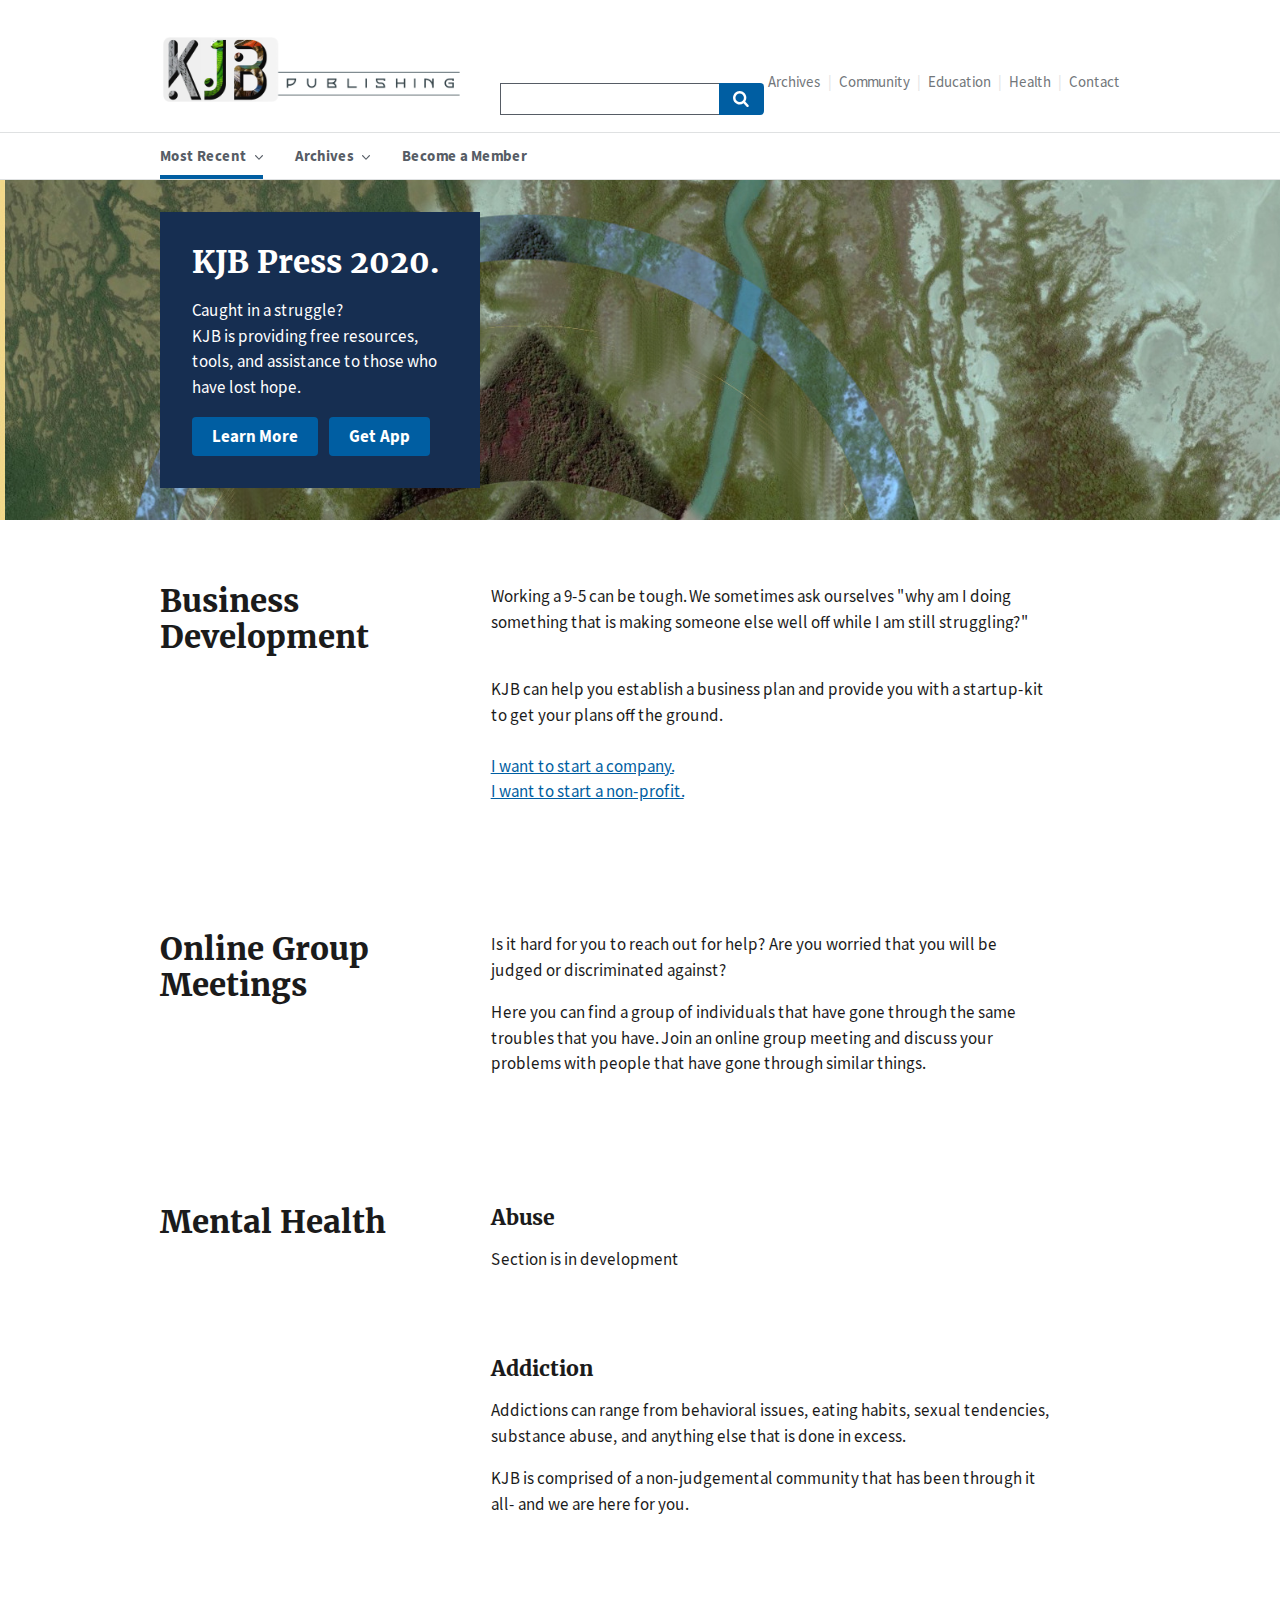
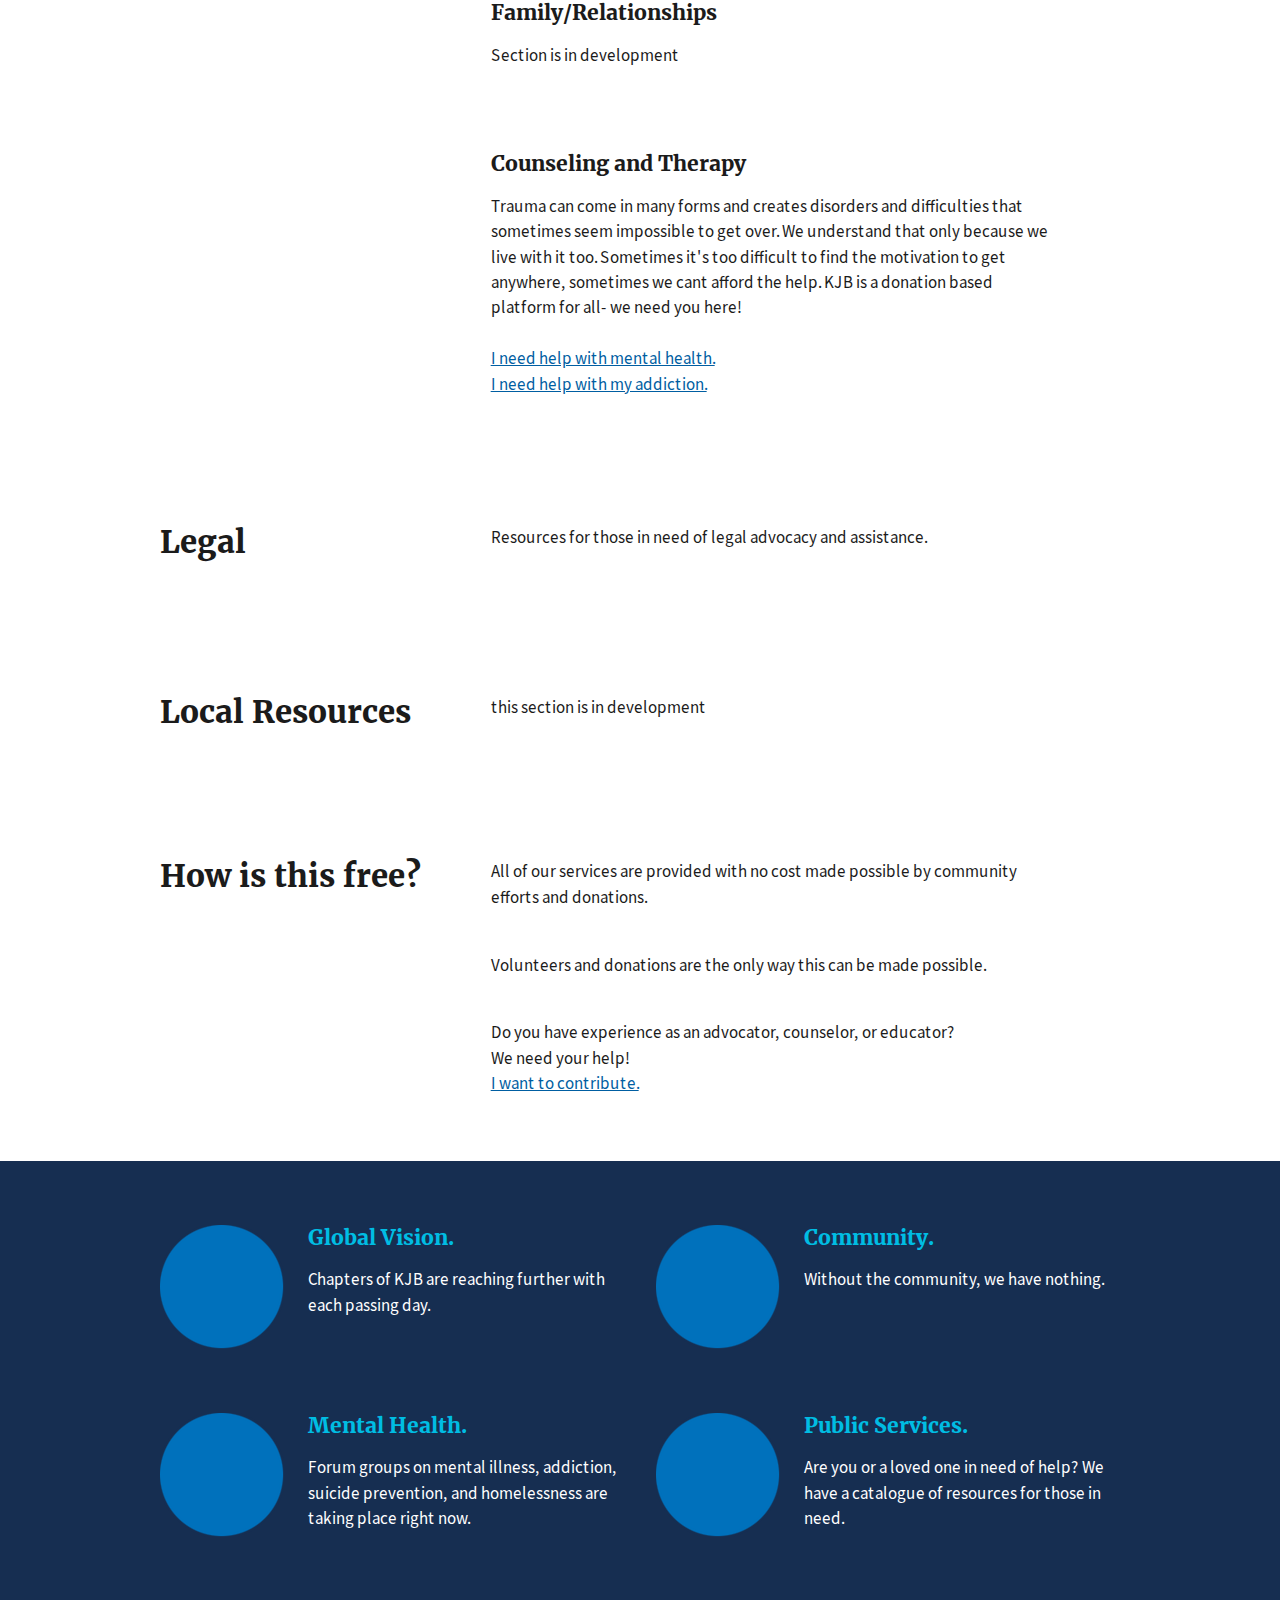
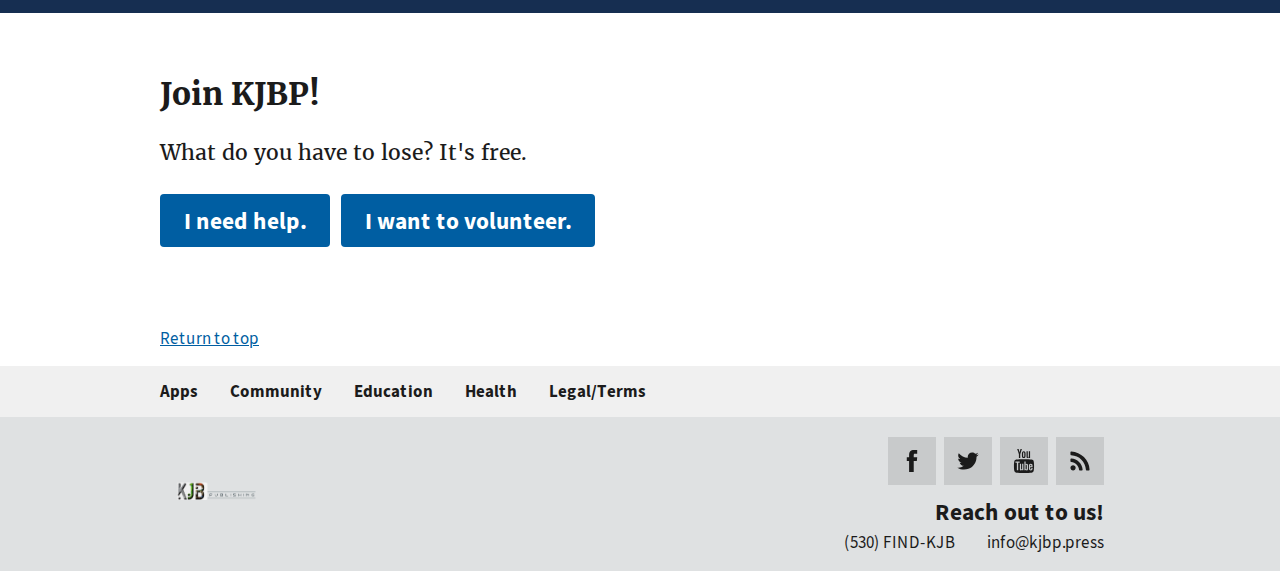
<file: index.html>
<!doctype html>
<html lang="en-US">
  <!-- Kyle Jacob Butler  -->
  <head>
    <meta charset="utf-8">
    <meta name="viewport" content="width=device-width, initial-scale=1.0">
<meta name="description" content="KJB Publishing & Press is a resource for personal/business development, community building projects, and group meetings, and a directory of Press Officers and Agents for National, Global, and Inter-Galactic Federations." />
<meta name="googlebot" content="index, follow, noarchive, noimageindex" />
<meta name="google-site-verification" content="hZ6cDXh6m19oH5kwq3ZAlTOHVrd6zLM3IZ0eWDkt2OM" />
    <meta http-equiv="X-UA-Compatible" content="IE=edge">
    <title>KJB Press</title>
    <link rel="stylesheet" href="css/uswds.css">
    
    <meta property="og:title" content="KJBP Press">
<meta property="og:description" content="KJB Publishing & Press is a resource for personal/business development, community building projects, and group meetings, and a directory of Press Officers and Agents for National, Global, and Inter-Galactic Federations. ">
<meta property="og:image" content="http://euro-travel-example.com/thumbnail.jpg">
<meta property="og:url" content="http://kjbp.press">

<meta name="twitter:title" content="KJB: Publishing & Press">
<meta name="twitter:description" content="KJB Publishing & Press is a resource for personal/business development, community building projects, and group meetings, and a directory of Press Officers and Agents for National, Global, and Inter-Galactic Federations.">
<meta name="twitter:image" content="http://euro-travel-example.com/thumbnail.jpg">
<meta name="twitter:card" content="summary_large_image">

  </head>
  <body>
    <a class="usa-skipnav" href="#main-content">Skip Section</a>
    

    




<section class="usa-banner" style="display:none;" aria-label="Official government website">
  <div class="usa-accordion">
    <header class="usa-banner__header">
      <div class="usa-banner__inner">
        <div class="grid-col-auto">
          <img class="usa-banner__header-flag" src="img/us_flag_small.png" alt="U.S. flag">
        </div>
        <div class="grid-col-fill tablet:grid-col-auto">
          <p class="usa-banner__header-text">An official website of the KJB Estate</p>
          <p class="usa-banner__header-action" aria-hidden="true">Here’s how you know</p>
        </div>
        <button class="usa-accordion__button usa-banner__button"
          aria-expanded="false" aria-controls="gov-banner">
          <span class="usa-banner__button-text">Here’s how you know</span>
        </button>
      </div>
    </header>
    <div class="usa-banner__content usa-accordion__content" id="gov-banner">
      <div class="grid-row grid-gap-lg">
        <div class="usa-banner__guidance tablet:grid-col-6">
          <img class="usa-banner__icon usa-media-block__img" src="img/icon-dot-gov.svg" role="img" alt="Dot gov">
          <div class="usa-media-block__body">
            <p>
              <strong>
               KJB stands for Kyle Jacob Butler
</strong>
              <br/>
             

            </p>
          </div>
        </div>
        <div class="usa-banner__guidance tablet:grid-col-6">
          <img class="usa-banner__icon usa-media-block__img" src="img/icon-https.svg" role="img" alt="Https">
          <div class="usa-media-block__body">
            <p>
              <strong>
                Secure KJB websites use HTTPS
</strong>
              <br/>
              A <strong>lock</strong> (
<span class="icon-lock"><svg xmlns="http://www.w3.org/2000/svg" width="52" height="64" viewBox="0 0 52 64" class="usa-banner__lock-image" role="img" aria-labelledby="banner-lock-title banner-lock-description"><title id="banner-lock-title">Lock</title><desc id="banner-lock-description">A locked padlock</desc><path fill="#000000" fill-rule="evenodd" d="M26 0c10.493 0 19 8.507 19 19v9h3a4 4 0 0 1 4 4v28a4 4 0 0 1-4 4H4a4 4 0 0 1-4-4V32a4 4 0 0 1 4-4h3v-9C7 8.507 15.507 0 26 0zm0 8c-5.979 0-10.843 4.77-10.996 10.712L15 19v9h22v-9c0-6.075-4.925-11-11-11z"/></svg></span>
) or <strong>https://</strong> means you’ve safely connected to the KJBP Press website. Share sensitive information only on official, secure websites.

            </p>
          </div>
        </div>
      </div>
    </div>
  </div>
</section>

    

    
  <div class="usa-overlay"></div>
<header class="usa-header usa-header--extended"><div class="usa-navbar">
  <div class="usa-logo" id="extended-logo">
  	<img src="img/logo-block-black.png" style="height: 70px;" />



  </div>
  <button class="usa-menu-btn">Menu</button>
</div>
<nav aria-label="Primary navigation" class="usa-nav">
    <div class="usa-nav__inner"><button class="usa-nav__close"><img src="img/close.svg" role="img" alt="close"></button>
<ul class="usa-nav__primary usa-accordion"><li class="usa-nav__primary-item">
    <button class="usa-accordion__button usa-nav__link  usa-current" aria-expanded="false" aria-controls="extended-nav-section-one"><span>Most Recent</span></button>
    <ul id="extended-nav-section-one" class="usa-nav__submenu"><li class="usa-nav__submenu-item">
              <a href="/apps" class=""> Apps</a>
            </li><li class="usa-nav__submenu-item">
              <a href="/articles" class=""> Articles</a>
            </li><li class="usa-nav__submenu-item">
              <a href="/community" class=""> Community</a>
            </li>
            <li class="usa-nav__submenu-item">
              <a href="/mental-health" class=""> Mental Health</a>
            </li>
          </ul></li><li class="usa-nav__primary-item">
    <button class="usa-accordion__button usa-nav__link" aria-expanded="false" aria-controls="extended-nav-section-two"><span>Archives</span></button>
    <ul id="extended-nav-section-two" class="usa-nav__submenu"><li class="usa-nav__submenu-item">
              <a href="#" class=""> Audio</a>
            </li>
<li class="usa-nav__submenu-item">
              <a href="#" class=""> Books</a>
            </li>
            <li class="usa-nav__submenu-item">
              <a href="#" class=""> Photo/Video</a>
            </li>
           
            <li class="usa-nav__submenu-item">
              <a href="#" class="">Radio</a>
            </li>
            <li class="usa-nav__submenu-item">
              <a href="#" class=""> Magazines/Newpapers</a>
            </li>
          </ul></li><li class="usa-nav__primary-item">
    <a class="usa-nav__link" href="javascript:void(0)"><span>Become a Member</span></a>
    </li></ul><div class="usa-nav__secondary">
    	
  <ul class="usa-nav__secondary-links">
  	<li class="usa-nav__secondary-item">
      <a href="">Archives</a>
    </li>
<li class="usa-nav__secondary-item">
      <a href="">Community</a>
    </li>
  	<li class="usa-nav__secondary-item">
      <a href="">Education</a>
    </li>
    <li class="usa-nav__secondary-item">
      <a href="">Health</a>
    </li>
  	

    <li class="usa-nav__secondary-item">
      <a href="">Contact</a>
    </li>
    
   
</ul><form class="usa-search usa-search--small " role="search">
  <label class="usa-sr-only" for="extended-search-field-small">Search small</label>
  <input class="usa-input" id="extended-search-field-small" type="search" name="search">
  <button class="usa-button" type="submit"><span class="usa-sr-only">Search</span></button>
</form>

</div>
</div>
  </nav>
</header>



    
  <main id="main-content">
  <section class="usa-hero" aria-label="Introduction">
  <div class="grid-container">
  	
    <div class="usa-hero__callout">
      <h1 class="usa-hero__heading"><span class="usa-hero__heading--alt">KJB Press 2020.</span>
      </h1><p>Caught in a struggle? <br>KJB is providing free resources, tools, and assistance to those who have lost hope.   </p>
      <a class="usa-button" href="javascript:void(0)">Learn More</a>
      <a class="usa-button" href="/apps">Get App</a>
    </div>
  </div>
</section>


  

     <section class="grid-container usa-section">
    <div class="grid-row grid-gap">
      <div class="tablet:grid-col-4">
        <h2 class="font-heading-xl margin-top-0 tablet:margin-bottom-0">Business Development</h2>
      </div>
      <div class="tablet:grid-col-8 usa-prose">
        <p>Working a 9-5 can be tough. We sometimes ask ourselves "why am I doing something that is making someone else well off while I am still struggling?"</p><br><p> KJB can help you establish a business plan and provide you with a startup-kit to get your plans off the ground.</p><br>
        <a  href="javascript:void(0)">I want to start a company.</a><br>
        <a  href="javascript:void(0)">I want to start a non-profit.</a>



      </div>
    </div>
  </section>

   <section class="grid-container usa-section">
    <div class="grid-row grid-gap">
      <div class="tablet:grid-col-4">
        <h2 class="font-heading-xl margin-top-0 tablet:margin-bottom-0">Online Group Meetings</h2>
      </div>
      <div class="tablet:grid-col-8 usa-prose">
     
<p>Is it hard for you to reach out for help? Are you worried that you will be judged or discriminated against?</p>
<p>Here you can find a group of individuals that have gone through the same troubles that you have. Join an online group meeting and discuss your problems with people that have gone through similar things.

      </div>
    </div>
  </section>
    <section class="grid-container usa-section">
    <div class="grid-row grid-gap">
      <div class="tablet:grid-col-4">
        <h2 class="font-heading-xl margin-top-0 tablet:margin-bottom-0">Mental Health</h2>
      </div>
      <div class="tablet:grid-col-8 usa-prose">
        <h3>Abuse</h3>
        <p>Section is in development</p><br><br>
        <h3>Addiction</h3>
        <p>Addictions can range from behavioral issues, eating habits, sexual tendencies, substance abuse, and anything else that is done in excess.</p>
        <p>KJB is comprised of a non-judgemental community that has been through it all- and we are here for you. </p><br><br>
        <h3>Family/Relationships</h3>
        <p>Section is in development</p><br><br>
        <h3>Counseling and Therapy</h3>
           <p>Trauma can come in many forms and creates disorders and difficulties that sometimes seem impossible to get over. We understand that only because we live with it too. Sometimes it's too difficult to find the motivation to get anywhere, sometimes we cant afford the help. KJB is a donation based platform for all- we need you here!</p><br>
        <a  href="javascript:void(0)">I need help with mental health.</a>
<br>
<a  href="javascript:void(0)">I need help with my addiction.</a>

      </div>
    </div>
  </section>

   <section class="grid-container usa-section">
    <div class="grid-row grid-gap">
      <div class="tablet:grid-col-4">
        <h2 class="font-heading-xl margin-top-0 tablet:margin-bottom-0">Legal</h2>
      </div>
      <div class="tablet:grid-col-8 usa-prose">
     
<p>Resources for those in need of legal advocacy and assistance.</p>

<p>
</p>

      </div>
    </div>
  </section>
     <section class="grid-container usa-section">
    <div class="grid-row grid-gap">
      <div class="tablet:grid-col-4">
        <h2 class="font-heading-xl margin-top-0 tablet:margin-bottom-0">Local Resources</h2>
      </div>
      <div class="tablet:grid-col-8 usa-prose">
     
<p>this section is in development</p>

      </div>
    </div>
  </section>

  </section>
    <section class="grid-container usa-section">
    <div class="grid-row grid-gap">
      <div class="tablet:grid-col-4">
        <h2 class="font-heading-xl margin-top-0 tablet:margin-bottom-0">How is this free?</h2>
      </div>
      <div class="tablet:grid-col-8 usa-prose">
        <p>All of our services are provided with no cost made possible by community efforts and donations.</p><br><p> Volunteers and donations are the only way this can be made possible.</p><br><p>
         Do you have experience as an advocator, counselor, or educator? <br>We need your help! </p>
        <a  href="javascript:void(0)">I want to contribute.</a>

      </div>
    </div>
  </section>
  

  <section class="usa-graphic-list usa-section usa-section--dark">
  <div class="grid-container">
    <div class="usa-graphic-list__row grid-row grid-gap">
      <div class="usa-media-block tablet:grid-col">
        <img class="usa-media-block__img"  src="img/circle-124.png" alt="Alt text">
        <div class="usa-media-block__body">
          <h2 class="usa-graphic-list__heading">Global Vision.</h2>
          <p>Chapters of KJB are reaching further with each passing day. </p>
        </div>
      </div>
      <div class="usa-media-block tablet:grid-col">
        <img class="usa-media-block__img"  src="img/circle-124.png" alt="Alt text">
        <div class="usa-media-block__body">
          <h2 class="usa-graphic-list__heading">Community.</h2>
          <p>Without the community, we have nothing. </p>
        </div>
      </div>
    </div>
    <div class="usa-graphic-list__row grid-row grid-gap">
      <div class="usa-media-block tablet:grid-col">
        <img class="usa-media-block__img"  src="img/circle-124.png" alt="Alt text">
        <div class="usa-media-block__body">
          <h2 class="usa-graphic-list__heading">Mental Health.</h2>
          <p>Forum groups on mental illness, addiction, suicide prevention, and homelessness are taking place right now.</p>
        </div>
      </div>
      <div class="usa-media-block tablet:grid-col">
        <img class="usa-media-block__img"  src="img/circle-124.png" alt="Alt text">
        <div class="usa-media-block__body">
          <h2 class="usa-graphic-list__heading">Public Services.</h2>
          <p>Are you or a loved one in need of help? We have a catalogue of resources for those in need.</p>
        </div>
      </div>
    </div>
  </div>
</section>


  <section id="test-section-id" class="usa-section">
    <div class="grid-container">
      <h2 class="font-heading-xl margin-y-0">Join KJBP!</h2>
      <p class="usa-intro">What do you have to lose? It's free.</p>
      <a class="usa-button usa-button--big" href="#">I need help.</a>
      <a class="usa-button usa-button--big" href="#">I want to volunteer.</a>
    </div>
  </section>

</main>



    <footer class="usa-footer">
  <div class="grid-container usa-footer__return-to-top">
    <a href="#">Return to top</a>
  </div>
  <div class="usa-footer__primary-section">
    <nav class="usa-footer__nav" aria-label="Footer navigation">
      <ul class="grid-row grid-gap">
        <li class="mobile-lg:grid-col-4 desktop:grid-col-auto usa-footer__primary-content">
          <a class="usa-footer__primary-link" href="/apps">Apps</a>
        </li>
        <li class="mobile-lg:grid-col-4 desktop:grid-col-auto usa-footer__primary-content">
          <a class="usa-footer__primary-link" href="javascript:void(0);">Community</a>
        </li>
        <li class="mobile-lg:grid-col-4 desktop:grid-col-auto usa-footer__primary-content">
          <a class="usa-footer__primary-link" href="javascript:void(0);">Education</a>
        </li>
        <li class="mobile-lg:grid-col-4 desktop:grid-col-auto usa-footer__primary-content">
          <a class="usa-footer__primary-link" href="javascript:void(0);">Health</a>
        </li>
        
        <li class="mobile-lg:grid-col-4 desktop:grid-col-auto usa-footer__primary-content">
          <a class="usa-footer__primary-link" href="terms.html">Legal/Terms</a>
        </li>
      </ul>
    </nav>
  </div>

  <div class="usa-footer__secondary-section">
    <div class="grid-container">
      <div class="grid-row grid-gap">
        <div class="usa-footer__logo grid-row mobile-lg:grid-col-6 mobile-lg:grid-gap-2">
          <div class="mobile-lg:grid-col-auto">
            
          </div>
          <div class="mobile-lg:grid-col-auto">
           <img class="usa-footer__logo-img" src="img/logo-block-black.png" alt="" style="width: 400px;">
          </div>
        </div>
        <div class="usa-footer__contact-links mobile-lg:grid-col-6">
          <div class="usa-footer__social-links grid-row grid-gap-1">
            <div class="grid-col-auto">
              <a class="usa-social-link usa-social-link--facebook" href="javascript:void(0);">
                <span>Facebook</span>
              </a>
            </div>
            <div class="grid-col-auto">
              <a class="usa-social-link usa-social-link--twitter" href="javascript:void(0);">
                <span>Twitter</span>
              </a>
            </div>
            <div class="grid-col-auto">
              <a class="usa-social-link usa-social-link--youtube" href="javascript:void(0);">
                <span>YouTube</span>
              </a>
            </div>
            <div class="grid-col-auto">
              <a class="usa-social-link usa-social-link--rss" href="javascript:void(0);">
                <span>RSS</span>
              </a>
            </div>
          </div>
          <h3 class="usa-footer__contact-heading">Reach out to us!</h3>
          <address class="usa-footer__address">
            <div class="usa-footer__contact-info grid-row grid-gap">
              <div class="grid-col-auto">
                <a href="tel:1-530-364-3552">(530) FIND-KJB</a>
              </div>
              <div class="grid-col-auto">
                <a href="mailto:info@kjbp.press">info@kjbp.press</a>
              </div>
            </div>
          </address>
        </div>
      </div>
    </div>
  </div>
</footer>

    
    <script src="js/uswds.js"></script>
  </body>
</html>
</file>
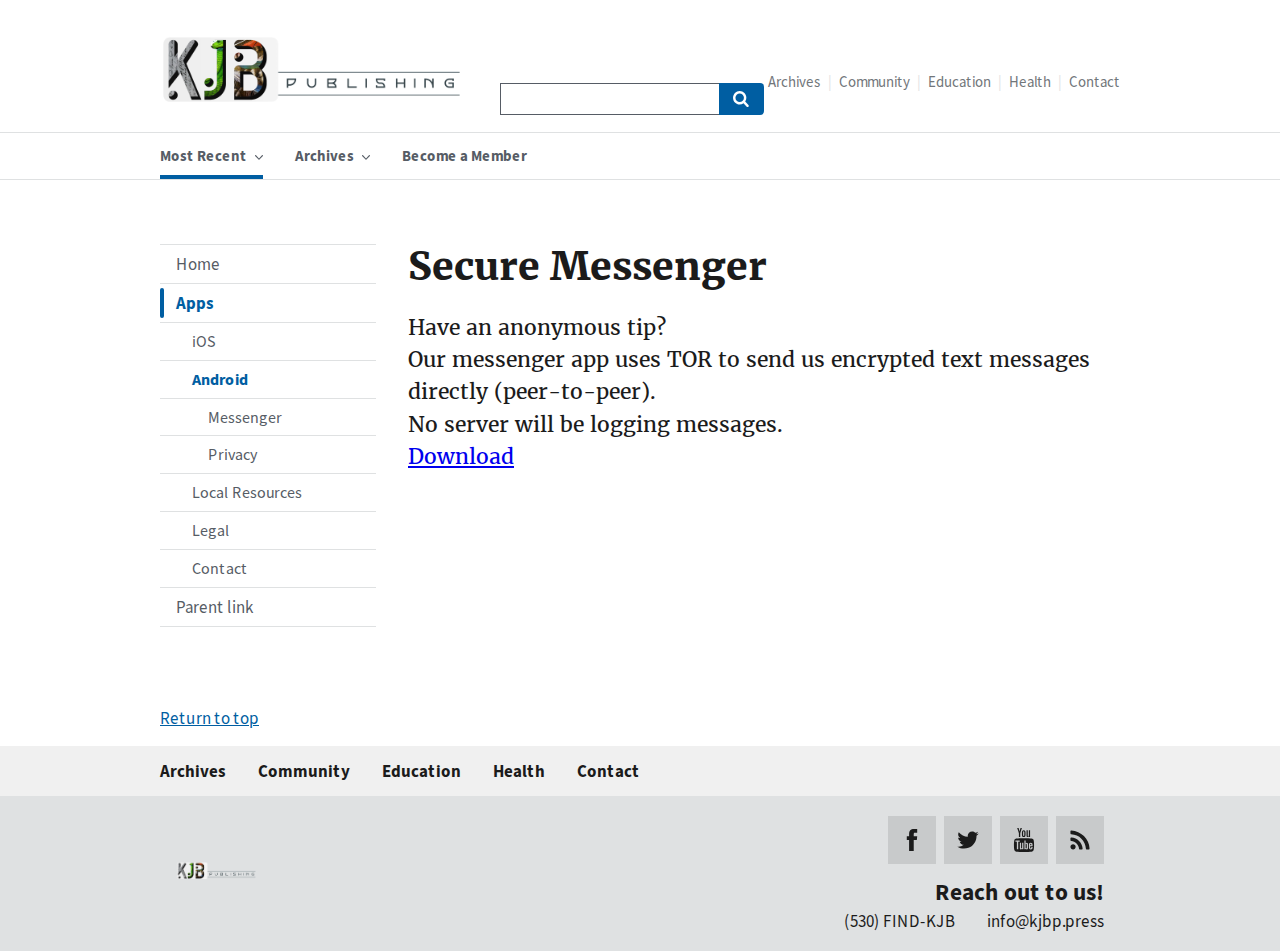
<file: apps/index.html>
<!doctype html>
<html lang="en-US">
  <!-- Kyle Jacob Butler  -->
  <head>
    <meta charset="utf-8">
    <meta name="viewport" content="width=device-width, initial-scale=1.0">
<meta name="description" content="KJB Publishing & Press is a resource for personal/business development, community building projects, and group meetings, and a directory of Press Officers and Agents for National, Global, and Inter-Galactic Federations." />
<meta name="googlebot" content="index, follow, noarchive, noimageindex" />
<meta name="google-site-verification" content="hZ6cDXh6m19oH5kwq3ZAlTOHVrd6zLM3IZ0eWDkt2OM" />
    <meta http-equiv="X-UA-Compatible" content="IE=edge">
    <title>KJB Press</title>
    <link rel="stylesheet" href="../css/uswds.css">
    
    <meta property="og:title" content="KJBP Press">
<meta property="og:description" content="KJB Publishing & Press is a resource for personal/business development, community building projects, and group meetings, and a directory of Press Officers and Agents for National, Global, and Inter-Galactic Federations. ">
<meta property="og:image" content="http://euro-travel-example.com/thumbnail.jpg">
<meta property="og:url" content="http://kjbp.press">

<meta name="twitter:title" content="KJB: Publishing & Press">
<meta name="twitter:description" content="KJB Publishing & Press is a resource for personal/business development, community building projects, and group meetings, and a directory of Press Officers and Agents for National, Global, and Inter-Galactic Federations.">
<meta name="twitter:image" content="http://euro-travel-example.com/thumbnail.jpg">
<meta name="twitter:card" content="summary_large_image">

  </head>
  <body>
    <a class="usa-skipnav" href="#main-content">Skip Section</a>
    

    




<section class="usa-banner" style="display:none;" aria-label="Official government website">
  <div class="usa-accordion">
    <header class="usa-banner__header">
      <div class="usa-banner__inner">
        <div class="grid-col-auto">
          <img class="usa-banner__header-flag" src="../img/us_flag_small.png" alt="U.S. flag">
        </div>
        <div class="grid-col-fill tablet:grid-col-auto">
          <p class="usa-banner__header-text">An official website of the KJB Estate</p>
          <p class="usa-banner__header-action" aria-hidden="true">Here’s how you know</p>
        </div>
        <button class="usa-accordion__button usa-banner__button"
          aria-expanded="false" aria-controls="gov-banner">
          <span class="usa-banner__button-text">Here’s how you know</span>
        </button>
      </div>
    </header>
    <div class="usa-banner__content usa-accordion__content" id="gov-banner">
      <div class="grid-row grid-gap-lg">
        <div class="usa-banner__guidance tablet:grid-col-6">
          <img class="usa-banner__icon usa-media-block__img" src="../img/icon-dot-gov.svg" role="img" alt="Dot gov">
          <div class="usa-media-block__body">
            <p>
              <strong>
               KJB stands for Kyle Jacob Butler
</strong>
              <br/>
             

            </p>
          </div>
        </div>
        <div class="usa-banner__guidance tablet:grid-col-6">
          <img class="usa-banner__icon usa-media-block__img" src="../img/icon-https.svg" role="img" alt="Https">
          <div class="usa-media-block__body">
            <p>
              <strong>
                Secure KJB websites use HTTPS
</strong>
              <br/>
              A <strong>lock</strong> (
<span class="icon-lock"><svg xmlns="http://www.w3.org/2000/svg" width="52" height="64" viewBox="0 0 52 64" class="usa-banner__lock-image" role="img" aria-labelledby="banner-lock-title banner-lock-description"><title id="banner-lock-title">Lock</title><desc id="banner-lock-description">A locked padlock</desc><path fill="#000000" fill-rule="evenodd" d="M26 0c10.493 0 19 8.507 19 19v9h3a4 4 0 0 1 4 4v28a4 4 0 0 1-4 4H4a4 4 0 0 1-4-4V32a4 4 0 0 1 4-4h3v-9C7 8.507 15.507 0 26 0zm0 8c-5.979 0-10.843 4.77-10.996 10.712L15 19v9h22v-9c0-6.075-4.925-11-11-11z"/></svg></span>
) or <strong>https://</strong> means you’ve safely connected to the KJBP Press website. Share sensitive information only on official, secure websites.

            </p>
          </div>
        </div>
      </div>
    </div>
  </div>
</section>

    

    
  <div class="usa-overlay"></div>
<header class="usa-header usa-header--extended"><div class="usa-navbar">
  <div class="usa-logo" id="extended-logo">
  	<img src="../img/logo-block-black.png" style="height: 70px;" />



  </div>
  <button class="usa-menu-btn">Menu</button>
</div>
<nav aria-label="Primary navigation" class="usa-nav">
    <div class="usa-nav__inner"><button class="usa-nav__close"><img src="../img/close.svg" role="img" alt="close"></button>
<ul class="usa-nav__primary usa-accordion"><li class="usa-nav__primary-item">
    <button class="usa-accordion__button usa-nav__link  usa-current" aria-expanded="false" aria-controls="extended-nav-section-one"><span>Most Recent</span></button>
    <ul id="extended-nav-section-one" class="usa-nav__submenu">
<li class="usa-nav__submenu-item">
              <a href="#" class=""> Apps</a>
            </li>
      <li class="usa-nav__submenu-item">
              <a href="#" class=""> Articles</a>
            </li><li class="usa-nav__submenu-item">
              <a href="#" class=""> Events</a>
            </li><li class="usa-nav__submenu-item">
              <a href="#" class=""> Community</a>
            </li>
            <li class="usa-nav__submenu-item">
              <a href="#" class=""> Mental Health</a>
            </li>
          </ul></li><li class="usa-nav__primary-item">
    <button class="usa-accordion__button usa-nav__link" aria-expanded="false" aria-controls="extended-nav-section-two"><span>Archives</span></button>
    <ul id="extended-nav-section-two" class="usa-nav__submenu"><li class="usa-nav__submenu-item">
              <a href="#" class=""> Audio</a>
            </li>
<li class="usa-nav__submenu-item">
              <a href="#" class=""> Books</a>
            </li>
            <li class="usa-nav__submenu-item">
              <a href="#" class=""> Photo/Video</a>
            </li>
           
            <li class="usa-nav__submenu-item">
              <a href="#" class="">Radio</a>
            </li>
            <li class="usa-nav__submenu-item">
              <a href="#" class=""> Magazines/Newpapers</a>
            </li>
          </ul></li><li class="usa-nav__primary-item">
    <a class="usa-nav__link" href="javascript:void(0)"><span>Become a Member</span></a>
    </li></ul><div class="usa-nav__secondary">
    	
  <ul class="usa-nav__secondary-links">
  	<li class="usa-nav__secondary-item">
      <a href="">Archives</a>
    </li>
<li class="usa-nav__secondary-item">
      <a href="">Community</a>
    </li>
  	<li class="usa-nav__secondary-item">
      <a href="">Education</a>
    </li>
    <li class="usa-nav__secondary-item">
      <a href="">Health</a>
    </li>
  	

    <li class="usa-nav__secondary-item">
      <a href="">Contact</a>
    </li>
    
   
</ul><form class="usa-search usa-search--small " role="search">
  <label class="usa-sr-only" for="extended-search-field-small">Search small</label>
  <input class="usa-input" id="extended-search-field-small" type="search" name="search">
  <button class="usa-button" type="submit"><span class="usa-sr-only">Search</span></button>
</form>

</div>
</div>
  </nav>
</header>
<div class="usa-section">
  <div class="grid-container">
    <div class="grid-row grid-gap">
      <div class="usa-layout-docs__sidenav desktop:grid-col-3">
        <nav aria-label="Secondary navigation">
  <ul class="usa-sidenav">
    <li class="usa-sidenav__item">
    <a href="">Home</a>
  </li><li class="usa-sidenav__item">
    <a href="" class="usa-current">Apps</a><ul class="usa-sidenav__sublist">
      <li class="usa-sidenav__item">
    <a href="">iOS</a>
  </li><li class="usa-sidenav__item">
    <a href="" class="usa-current">Android</a><ul class="usa-sidenav__sublist">
      <li class="usa-sidenav__item">
    <a href="">Messenger</a>
  </li><li class="usa-sidenav__item">
    <a href="">Privacy</a>
  </li>
    </ul>
  </li><li class="usa-sidenav__item">
    <a href="">Local Resources</a>
  </li><li class="usa-sidenav__item">
    <a href="">Legal</a>
  </li><li class="usa-sidenav__item">
    <a href="">Contact</a>
  </li>
    </ul>
  </li><li class="usa-sidenav__item">
    <a href="">Parent link</a>
  </li>
  </ul>
</nav>

      </div>


    
   <main class="usa-layout-docs__main desktop:grid-col-9 usa-prose usa-layout-docs" id="main-content">
        <h1>Secure Messenger</h1>

        <p class="usa-intro">Have an anonymous tip?<br> Our messenger app uses TOR to send us encrypted text messages directly (peer-to-peer).<br>
        No server will be logging messages. <br>

          <a href="messenger.apk" target="_blank">Download</a></p>

       
      </main>


</div>
</div>
</div>
    <footer class="usa-footer">
  <div class="grid-container usa-footer__return-to-top">
    <a href="#">Return to top</a>
  </div>
  <div class="usa-footer__primary-section">
    <nav class="usa-footer__nav" aria-label="Footer navigation">
      <ul class="grid-row grid-gap">
        <li class="mobile-lg:grid-col-4 desktop:grid-col-auto usa-footer__primary-content">
          <a class="usa-footer__primary-link" href="javascript:void(0);">Archives</a>
        </li>
        <li class="mobile-lg:grid-col-4 desktop:grid-col-auto usa-footer__primary-content">
          <a class="usa-footer__primary-link" href="javascript:void(0);">Community</a>
        </li>
        <li class="mobile-lg:grid-col-4 desktop:grid-col-auto usa-footer__primary-content">
          <a class="usa-footer__primary-link" href="javascript:void(0);">Education</a>
        </li>
        <li class="mobile-lg:grid-col-4 desktop:grid-col-auto usa-footer__primary-content">
          <a class="usa-footer__primary-link" href="javascript:void(0);">Health</a>
        </li>
        
        <li class="mobile-lg:grid-col-4 desktop:grid-col-auto usa-footer__primary-content">
          <a class="usa-footer__primary-link" href="javascript:void(0);">Contact</a>
        </li>
      </ul>
    </nav>
  </div>

  <div class="usa-footer__secondary-section">
    <div class="grid-container">
      <div class="grid-row grid-gap">
        <div class="usa-footer__logo grid-row mobile-lg:grid-col-6 mobile-lg:grid-gap-2">
          <div class="mobile-lg:grid-col-auto">
            
          </div>
          <div class="mobile-lg:grid-col-auto">
           <img class="usa-footer__logo-img" src="../img/logo-block-black.png" alt="" style="width: 400px;">
          </div>
        </div>
        <div class="usa-footer__contact-links mobile-lg:grid-col-6">
          <div class="usa-footer__social-links grid-row grid-gap-1">
            <div class="grid-col-auto">
              <a class="usa-social-link usa-social-link--facebook" href="javascript:void(0);">
                <span>Facebook</span>
              </a>
            </div>
            <div class="grid-col-auto">
              <a class="usa-social-link usa-social-link--twitter" href="javascript:void(0);">
                <span>Twitter</span>
              </a>
            </div>
            <div class="grid-col-auto">
              <a class="usa-social-link usa-social-link--youtube" href="javascript:void(0);">
                <span>YouTube</span>
              </a>
            </div>
            <div class="grid-col-auto">
              <a class="usa-social-link usa-social-link--rss" href="javascript:void(0);">
                <span>RSS</span>
              </a>
            </div>
          </div>
          <h3 class="usa-footer__contact-heading">Reach out to us!</h3>
          <address class="usa-footer__address">
            <div class="usa-footer__contact-info grid-row grid-gap">
              <div class="grid-col-auto">
                <a href="tel:1-530-364-3552">(530) FIND-KJB</a>
              </div>
              <div class="grid-col-auto">
                <a href="mailto:info@kjbp.press">info@kjbp.press</a>
              </div>
            </div>
          </address>
        </div>
      </div>
    </div>
  </div>
</footer>

    
    <script src="../js/uswds.js"></script>
  </body>
</html>
</file>
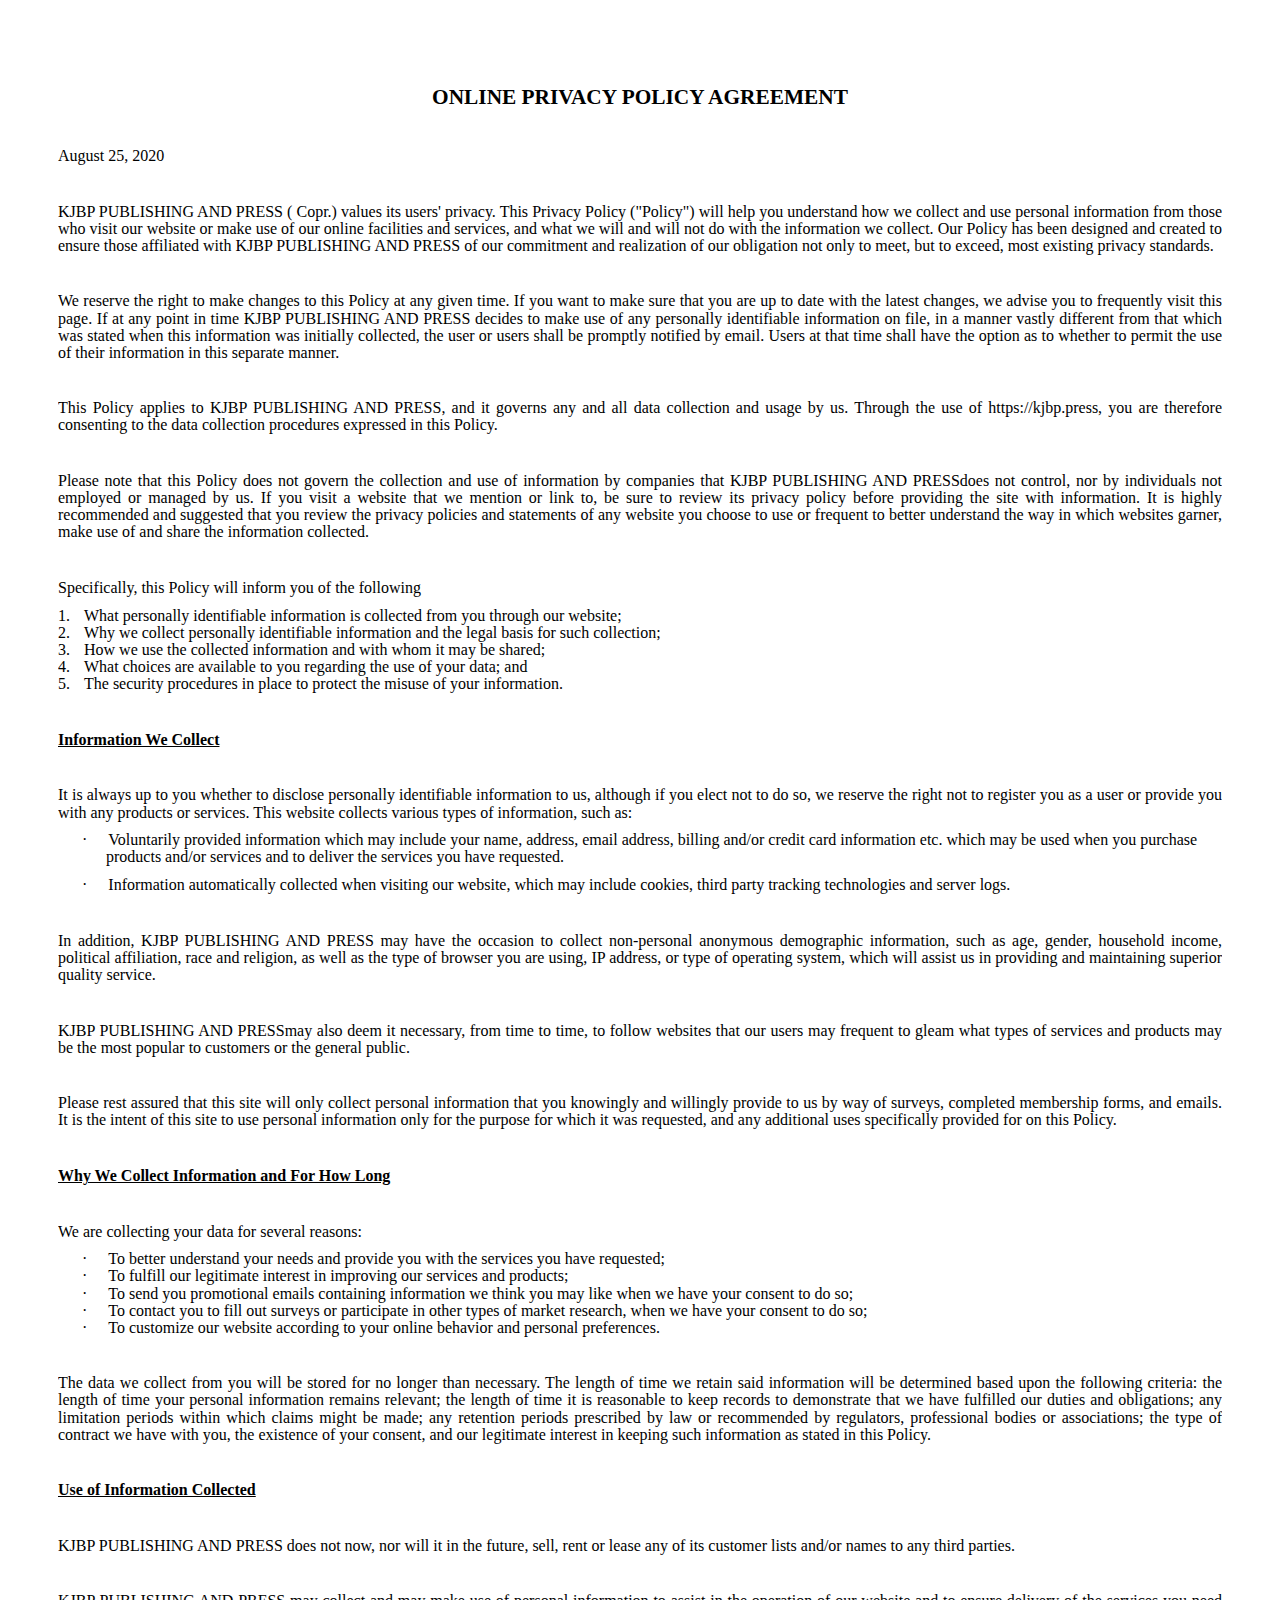
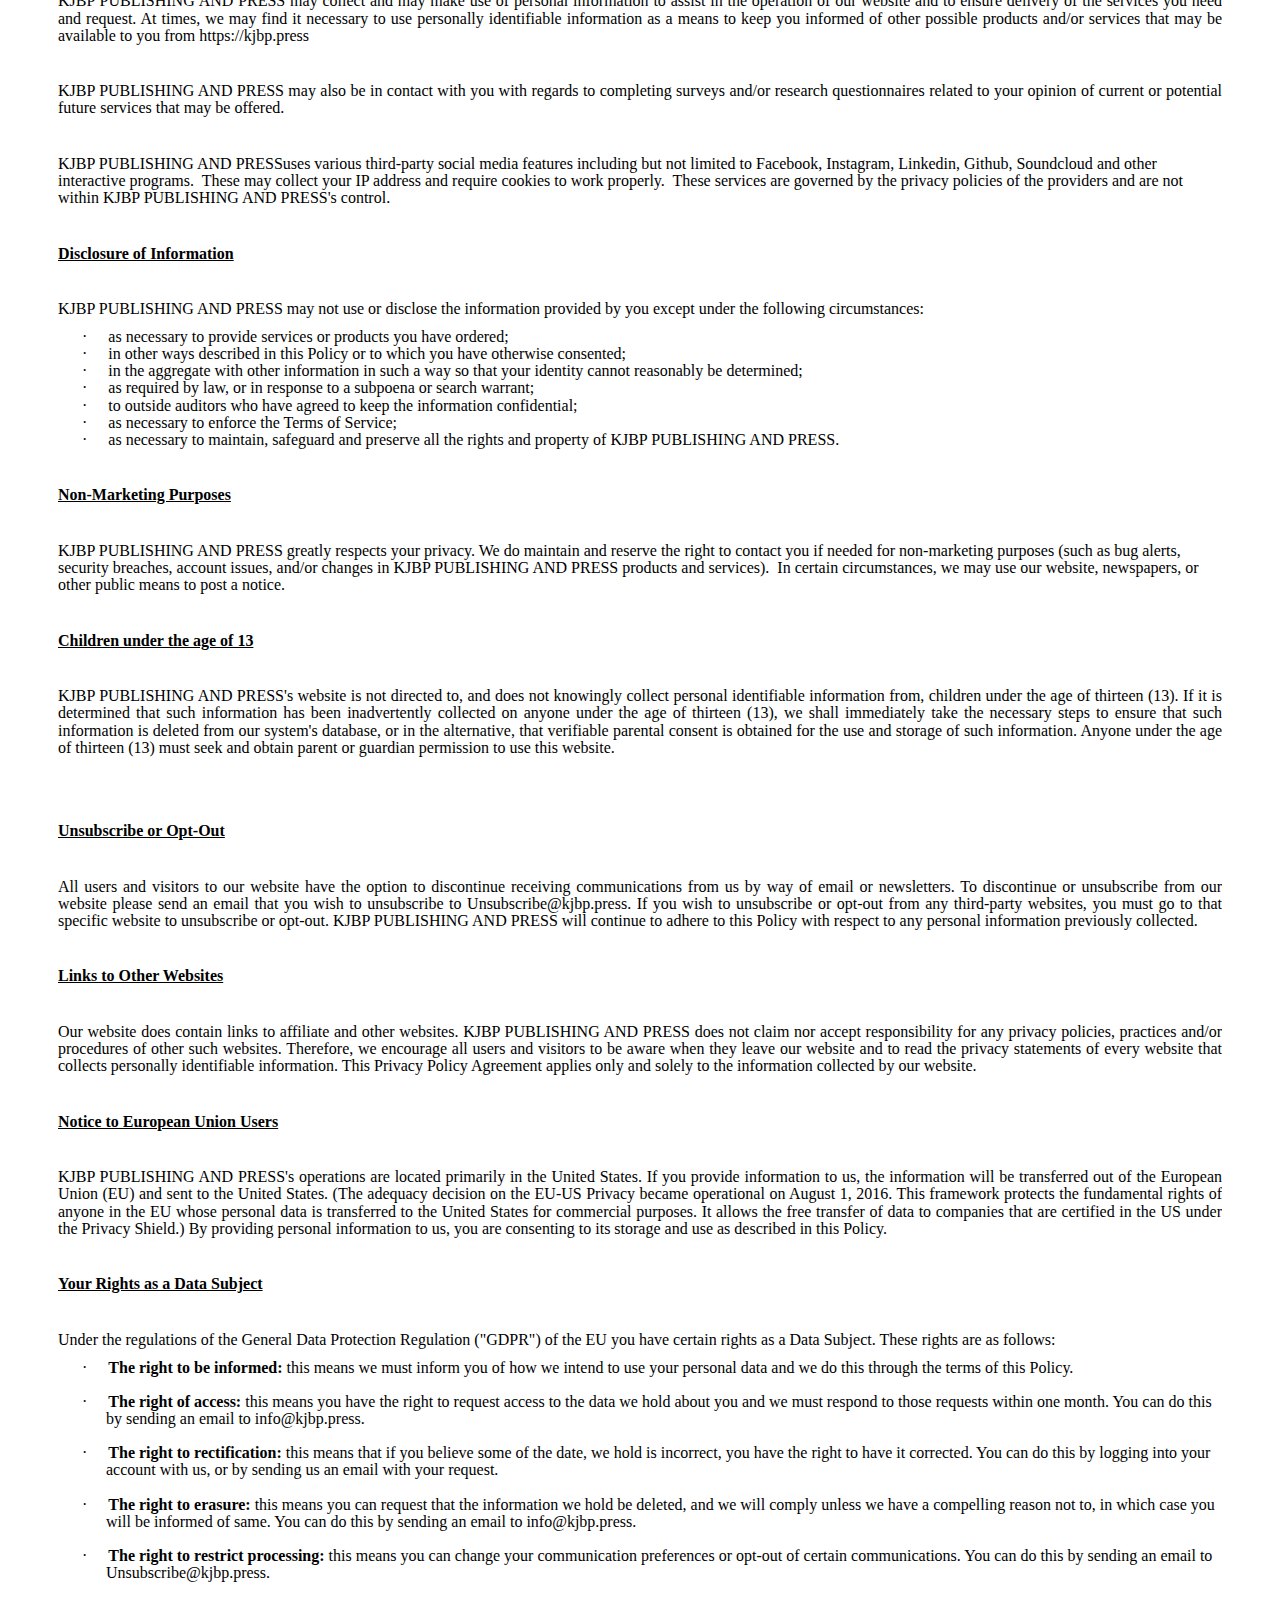
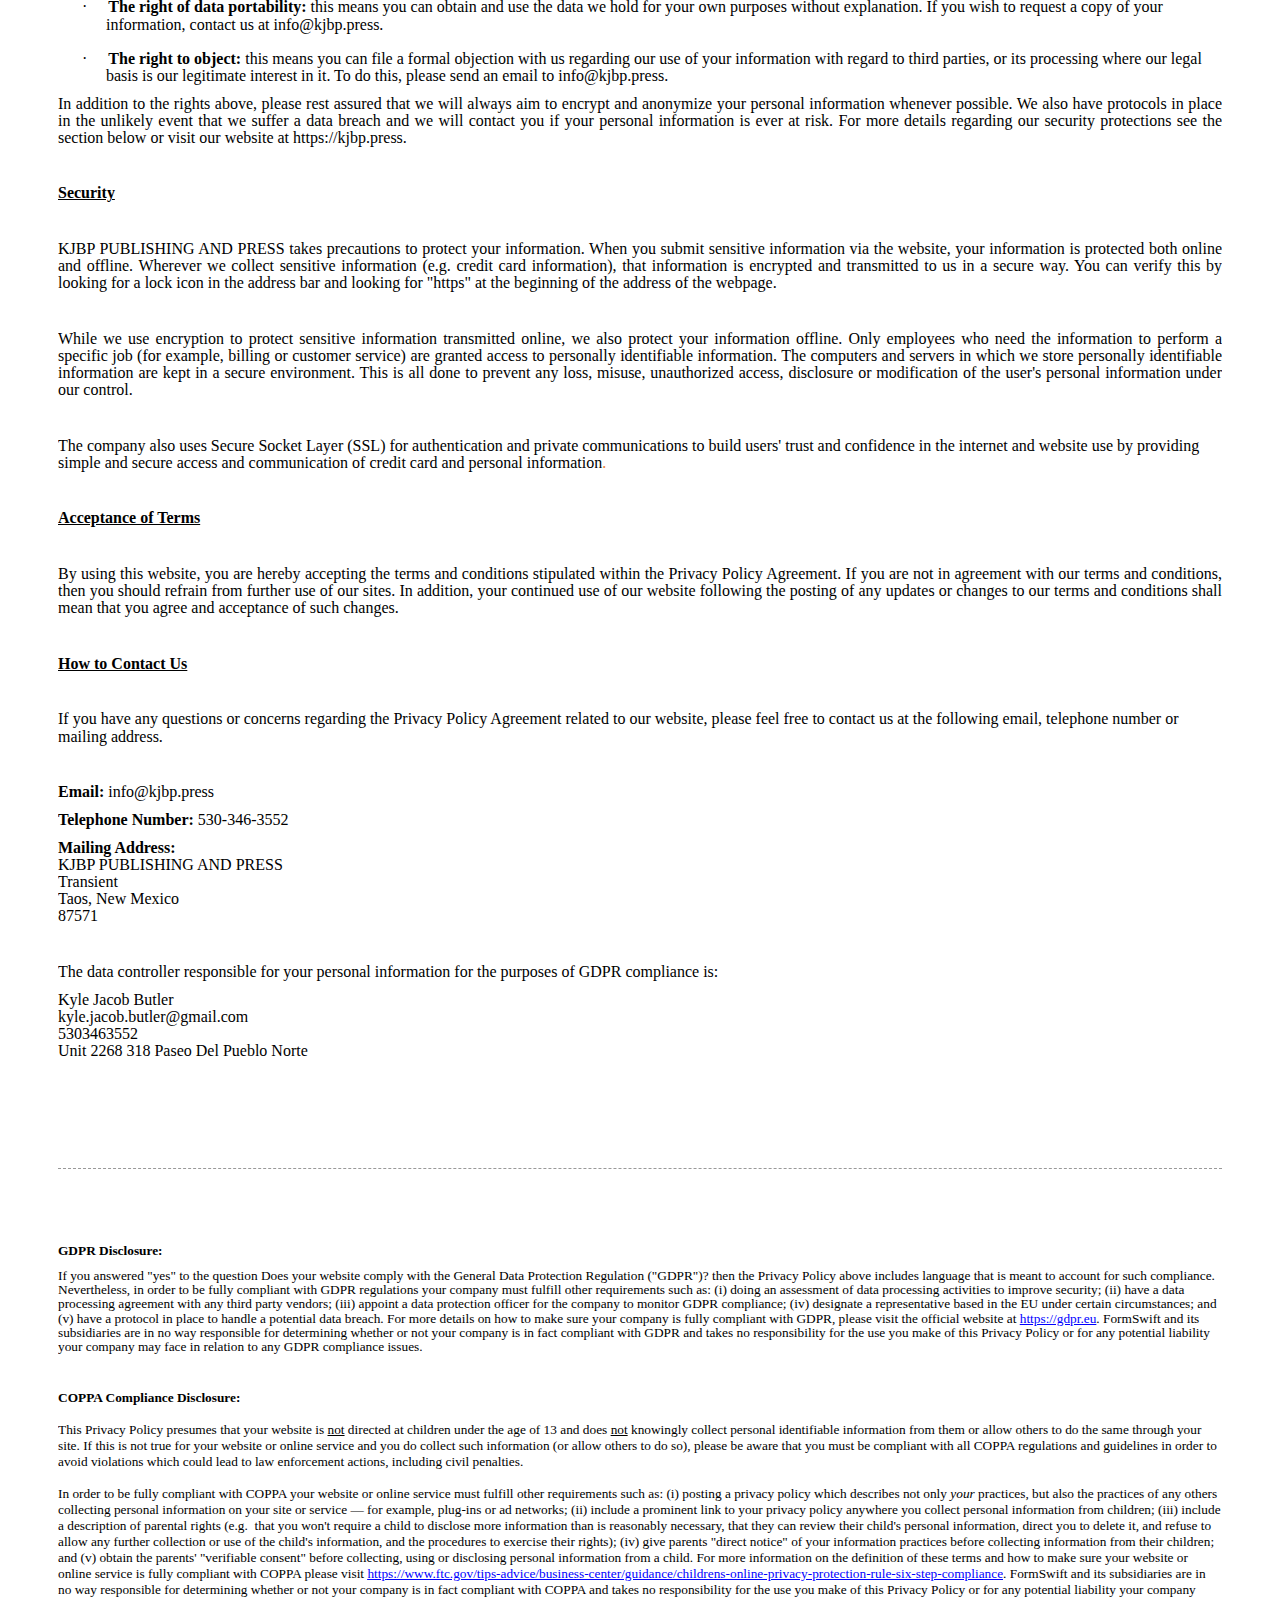
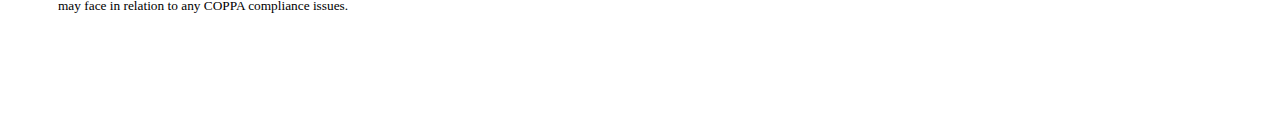
<file: privacypolicy.htm>
<style>body{padding: 50px;text-overflow:clip;}p{margin-bottom: 5px;}.page-break{display:block; margin-bottom: 75px; padding-bottom: 75px; border-bottom: 1px dashed #999;}@media (max-width: 480px) {body{padding: 10px;overflow-wrap: break-word;hyphens: auto;word-break: break-word;}}</style>
<script type="f9b3a748e6fc4098eaf719bd-text/javascript" src='//cdn.smartresumewizard.com/pack/js/common.js?v=13.9'></script>
<script type="f9b3a748e6fc4098eaf719bd-text/javascript" src='//cdn.smartresumewizard.com/js/resume/basics.js'></script>
<script type="f9b3a748e6fc4098eaf719bd-text/javascript">
    $(function() {
        disableSelection();
        disableRightClick();

        var displayPlaceHolderText = '';
        var displayUnderscores = '';
        var emptyVars = document.querySelectorAll('.empty-var');
        if(displayPlaceHolderText || displayUnderscores) {
            for(var i = 0; i < emptyVars.length; i++) {
                var replacementText = '________________________';
                if (displayPlaceHolderText)  {
                    var variableName = emptyVars[i].classList[1].toUpperCase();
                    // Check for _LC, _SC, _UC, _0, and _0_CFDY ending
                    if(variableName.endsWith('_LC') || variableName.endsWith('_SC') || variableName.endsWith('_UC')) {
                        variableName = variableName.substring(0, variableName.length - 3);
                    } else if(variableName.endsWith('_0')) {
                        variableName = variableName.substring(0, variableName.length - 2);
                    } else if(variableName.endsWith('_0_CFDY')) {
                        variableName = variableName.substring(0, variableName.length - 7);
                    }
                    replacementText =  '[' +  variableName + ']';
                }
                emptyVars[i].innerHTML = replacementText + emptyVars[i].innerHTML;
                emptyVars[i].classList.remove('empty-var');
            }
        }
    });
</script>
<style>
    /* Style the empty variables */
    .empty-var{
        display: inline-block;
        width: 200px;
        border-bottom: 1px solid #999;
        height: 20px;
        background: #e2e2e2;
    }

    body::-webkit-scrollbar {
        height: 6px;
        width: 6px;
        background: #EFEFEF;
        }
    body::-webkit-scrollbar-thumb {
        background: #999;
        -webkit-border-radius: 6px;
    }
    body::-webkit-scrollbar-corner {
        background: #000;
    }
    .WordSection1{overflow: hidden}
</style>
<style alt>.msocomanchor, .msocomoff, .MsoCommentText, .msocomtxt, .MsoCommentReference{display: none !important; visibility: hidden !important; opacity: 0;}</style>
<meta charset='UTF-8' /><script type="f9b3a748e6fc4098eaf719bd-text/javascript">(window.NREUM||(NREUM={})).loader_config={xpid:"Vg4DUVZXGwYFVFRXDgc=",licenseKey:"788d9c2c7a",applicationID:"5505596"};window.NREUM||(NREUM={}),__nr_require=function(t,e,n){function r(n){if(!e[n]){var i=e[n]={exports:{}};t[n][0].call(i.exports,function(e){var i=t[n][1][e];return r(i||e)},i,i.exports)}return e[n].exports}if("function"==typeof __nr_require)return __nr_require;for(var i=0;i<n.length;i++)r(n[i]);return r}({1:[function(t,e,n){function r(t){try{c.console&&console.log(t)}catch(e){}}var i,o=t("ee"),a=t(22),c={};try{i=localStorage.getItem("__nr_flags").split(","),console&&"function"==typeof console.log&&(c.console=!0,i.indexOf("dev")!==-1&&(c.dev=!0),i.indexOf("nr_dev")!==-1&&(c.nrDev=!0))}catch(s){}c.nrDev&&o.on("internal-error",function(t){r(t.stack)}),c.dev&&o.on("fn-err",function(t,e,n){r(n.stack)}),c.dev&&(r("NR AGENT IN DEVELOPMENT MODE"),r("flags: "+a(c,function(t,e){return t}).join(", ")))},{}],2:[function(t,e,n){function r(t,e,n,r,c){try{p?p-=1:i(c||new UncaughtException(t,e,n),!0)}catch(f){try{o("ierr",[f,s.now(),!0])}catch(d){}}return"function"==typeof u&&u.apply(this,a(arguments))}function UncaughtException(t,e,n){this.message=t||"Uncaught error with no additional information",this.sourceURL=e,this.line=n}function i(t,e){var n=e?null:s.now();o("err",[t,n])}var o=t("handle"),a=t(23),c=t("ee"),s=t("loader"),f=t("gos"),u=window.onerror,d=!1,l="nr@seenError",p=0;s.features.err=!0,t(1),window.onerror=r;try{throw new Error}catch(h){"stack"in h&&(t(9),t(8),"addEventListener"in window&&t(5),s.xhrWrappable&&t(10),d=!0)}c.on("fn-start",function(t,e,n){d&&(p+=1)}),c.on("fn-err",function(t,e,n){d&&!n[l]&&(f(n,l,function(){return!0}),this.thrown=!0,i(n))}),c.on("fn-end",function(){d&&!this.thrown&&p>0&&(p-=1)}),c.on("internal-error",function(t){o("ierr",[t,s.now(),!0])})},{}],3:[function(t,e,n){t("loader").features.ins=!0},{}],4:[function(t,e,n){function r(t){}if(window.performance&&window.performance.timing&&window.performance.getEntriesByType){var i=t("ee"),o=t("handle"),a=t(9),c=t(8),s="learResourceTimings",f="addEventListener",u="resourcetimingbufferfull",d="bstResource",l="resource",p="-start",h="-end",m="fn"+p,w="fn"+h,v="bstTimer",g="pushState",y=t("loader");y.features.stn=!0,t(7),"addEventListener"in window&&t(5);var x=NREUM.o.EV;i.on(m,function(t,e){var n=t[0];n instanceof x&&(this.bstStart=y.now())}),i.on(w,function(t,e){var n=t[0];n instanceof x&&o("bst",[n,e,this.bstStart,y.now()])}),a.on(m,function(t,e,n){this.bstStart=y.now(),this.bstType=n}),a.on(w,function(t,e){o(v,[e,this.bstStart,y.now(),this.bstType])}),c.on(m,function(){this.bstStart=y.now()}),c.on(w,function(t,e){o(v,[e,this.bstStart,y.now(),"requestAnimationFrame"])}),i.on(g+p,function(t){this.time=y.now(),this.startPath=location.pathname+location.hash}),i.on(g+h,function(t){o("bstHist",[location.pathname+location.hash,this.startPath,this.time])}),f in window.performance&&(window.performance["c"+s]?window.performance[f](u,function(t){o(d,[window.performance.getEntriesByType(l)]),window.performance["c"+s]()},!1):window.performance[f]("webkit"+u,function(t){o(d,[window.performance.getEntriesByType(l)]),window.performance["webkitC"+s]()},!1)),document[f]("scroll",r,{passive:!0}),document[f]("keypress",r,!1),document[f]("click",r,!1)}},{}],5:[function(t,e,n){function r(t){for(var e=t;e&&!e.hasOwnProperty(u);)e=Object.getPrototypeOf(e);e&&i(e)}function i(t){c.inPlace(t,[u,d],"-",o)}function o(t,e){return t[1]}var a=t("ee").get("events"),c=t("wrap-function")(a,!0),s=t("gos"),f=XMLHttpRequest,u="addEventListener",d="removeEventListener";e.exports=a,"getPrototypeOf"in Object?(r(document),r(window),r(f.prototype)):f.prototype.hasOwnProperty(u)&&(i(window),i(f.prototype)),a.on(u+"-start",function(t,e){var n=t[1],r=s(n,"nr@wrapped",function(){function t(){if("function"==typeof n.handleEvent)return n.handleEvent.apply(n,arguments)}var e={object:t,"function":n}[typeof n];return e?c(e,"fn-",null,e.name||"anonymous"):n});this.wrapped=t[1]=r}),a.on(d+"-start",function(t){t[1]=this.wrapped||t[1]})},{}],6:[function(t,e,n){function r(t,e,n){var r=t[e];"function"==typeof r&&(t[e]=function(){var t=o(arguments),e={};i.emit(n+"before-start",[t],e);var a;e[m]&&e[m].dt&&(a=e[m].dt);var c=r.apply(this,t);return i.emit(n+"start",[t,a],c),c.then(function(t){return i.emit(n+"end",[null,t],c),t},function(t){throw i.emit(n+"end",[t],c),t})})}var i=t("ee").get("fetch"),o=t(23),a=t(22);e.exports=i;var c=window,s="fetch-",f=s+"body-",u=["arrayBuffer","blob","json","text","formData"],d=c.Request,l=c.Response,p=c.fetch,h="prototype",m="nr@context";d&&l&&p&&(a(u,function(t,e){r(d[h],e,f),r(l[h],e,f)}),r(c,"fetch",s),i.on(s+"end",function(t,e){var n=this;if(e){var r=e.headers.get("content-length");null!==r&&(n.rxSize=r),i.emit(s+"done",[null,e],n)}else i.emit(s+"done",[t],n)}))},{}],7:[function(t,e,n){var r=t("ee").get("history"),i=t("wrap-function")(r);e.exports=r;var o=window.history&&window.history.constructor&&window.history.constructor.prototype,a=window.history;o&&o.pushState&&o.replaceState&&(a=o),i.inPlace(a,["pushState","replaceState"],"-")},{}],8:[function(t,e,n){var r=t("ee").get("raf"),i=t("wrap-function")(r),o="equestAnimationFrame";e.exports=r,i.inPlace(window,["r"+o,"mozR"+o,"webkitR"+o,"msR"+o],"raf-"),r.on("raf-start",function(t){t[0]=i(t[0],"fn-")})},{}],9:[function(t,e,n){function r(t,e,n){t[0]=a(t[0],"fn-",null,n)}function i(t,e,n){this.method=n,this.timerDuration=isNaN(t[1])?0:+t[1],t[0]=a(t[0],"fn-",this,n)}var o=t("ee").get("timer"),a=t("wrap-function")(o),c="setTimeout",s="setInterval",f="clearTimeout",u="-start",d="-";e.exports=o,a.inPlace(window,[c,"setImmediate"],c+d),a.inPlace(window,[s],s+d),a.inPlace(window,[f,"clearImmediate"],f+d),o.on(s+u,r),o.on(c+u,i)},{}],10:[function(t,e,n){function r(t,e){d.inPlace(e,["onreadystatechange"],"fn-",c)}function i(){var t=this,e=u.context(t);t.readyState>3&&!e.resolved&&(e.resolved=!0,u.emit("xhr-resolved",[],t)),d.inPlace(t,g,"fn-",c)}function o(t){y.push(t),h&&(b?b.then(a):w?w(a):(E=-E,R.data=E))}function a(){for(var t=0;t<y.length;t++)r([],y[t]);y.length&&(y=[])}function c(t,e){return e}function s(t,e){for(var n in t)e[n]=t[n];return e}t(5);var f=t("ee"),u=f.get("xhr"),d=t("wrap-function")(u),l=NREUM.o,p=l.XHR,h=l.MO,m=l.PR,w=l.SI,v="readystatechange",g=["onload","onerror","onabort","onloadstart","onloadend","onprogress","ontimeout"],y=[];e.exports=u;var x=window.XMLHttpRequest=function(t){var e=new p(t);try{u.emit("new-xhr",[e],e),e.addEventListener(v,i,!1)}catch(n){try{u.emit("internal-error",[n])}catch(r){}}return e};if(s(p,x),x.prototype=p.prototype,d.inPlace(x.prototype,["open","send"],"-xhr-",c),u.on("send-xhr-start",function(t,e){r(t,e),o(e)}),u.on("open-xhr-start",r),h){var b=m&&m.resolve();if(!w&&!m){var E=1,R=document.createTextNode(E);new h(a).observe(R,{characterData:!0})}}else f.on("fn-end",function(t){t[0]&&t[0].type===v||a()})},{}],11:[function(t,e,n){function r(t){if(!c(t))return null;var e=window.NREUM;if(!e.loader_config)return null;var n=(e.loader_config.accountID||"").toString()||null,r=(e.loader_config.agentID||"").toString()||null,f=(e.loader_config.trustKey||"").toString()||null;if(!n||!r)return null;var h=p.generateSpanId(),m=p.generateTraceId(),w=Date.now(),v={spanId:h,traceId:m,timestamp:w};return(t.sameOrigin||s(t)&&l())&&(v.traceContextParentHeader=i(h,m),v.traceContextStateHeader=o(h,w,n,r,f)),(t.sameOrigin&&!u()||!t.sameOrigin&&s(t)&&d())&&(v.newrelicHeader=a(h,m,w,n,r,f)),v}function i(t,e){return"00-"+e+"-"+t+"-01"}function o(t,e,n,r,i){var o=0,a="",c=1,s="",f="";return i+"@nr="+o+"-"+c+"-"+n+"-"+r+"-"+t+"-"+a+"-"+s+"-"+f+"-"+e}function a(t,e,n,r,i,o){var a="btoa"in window&&"function"==typeof window.btoa;if(!a)return null;var c={v:[0,1],d:{ty:"Browser",ac:r,ap:i,id:t,tr:e,ti:n}};return o&&r!==o&&(c.d.tk=o),btoa(JSON.stringify(c))}function c(t){return f()&&s(t)}function s(t){var e=!1,n={};if("init"in NREUM&&"distributed_tracing"in NREUM.init&&(n=NREUM.init.distributed_tracing),t.sameOrigin)e=!0;else if(n.allowed_origins instanceof Array)for(var r=0;r<n.allowed_origins.length;r++){var i=h(n.allowed_origins[r]);if(t.hostname===i.hostname&&t.protocol===i.protocol&&t.port===i.port){e=!0;break}}return e}function f(){return"init"in NREUM&&"distributed_tracing"in NREUM.init&&!!NREUM.init.distributed_tracing.enabled}function u(){return"init"in NREUM&&"distributed_tracing"in NREUM.init&&!!NREUM.init.distributed_tracing.exclude_newrelic_header}function d(){return"init"in NREUM&&"distributed_tracing"in NREUM.init&&NREUM.init.distributed_tracing.cors_use_newrelic_header!==!1}function l(){return"init"in NREUM&&"distributed_tracing"in NREUM.init&&!!NREUM.init.distributed_tracing.cors_use_tracecontext_headers}var p=t(19),h=t(13);e.exports={generateTracePayload:r,shouldGenerateTrace:c}},{}],12:[function(t,e,n){function r(t){var e=this.params,n=this.metrics;if(!this.ended){this.ended=!0;for(var r=0;r<l;r++)t.removeEventListener(d[r],this.listener,!1);e.aborted||(n.duration=a.now()-this.startTime,this.loadCaptureCalled||4!==t.readyState?null==e.status&&(e.status=0):o(this,t),n.cbTime=this.cbTime,u.emit("xhr-done",[t],t),c("xhr",[e,n,this.startTime]))}}function i(t,e){var n=s(e),r=t.params;r.host=n.hostname+":"+n.port,r.pathname=n.pathname,t.parsedOrigin=s(e),t.sameOrigin=t.parsedOrigin.sameOrigin}function o(t,e){t.params.status=e.status;var n=w(e,t.lastSize);if(n&&(t.metrics.rxSize=n),t.sameOrigin){var r=e.getResponseHeader("X-NewRelic-App-Data");r&&(t.params.cat=r.split(", ").pop())}t.loadCaptureCalled=!0}var a=t("loader");if(a.xhrWrappable){var c=t("handle"),s=t(13),f=t(11).generateTracePayload,u=t("ee"),d=["load","error","abort","timeout"],l=d.length,p=t("id"),h=t(17),m=t(16),w=t(14),v=window.XMLHttpRequest;a.features.xhr=!0,t(10),t(6),u.on("new-xhr",function(t){var e=this;e.totalCbs=0,e.called=0,e.cbTime=0,e.end=r,e.ended=!1,e.xhrGuids={},e.lastSize=null,e.loadCaptureCalled=!1,t.addEventListener("load",function(n){o(e,t)},!1),h&&(h>34||h<10)||window.opera||t.addEventListener("progress",function(t){e.lastSize=t.loaded},!1)}),u.on("open-xhr-start",function(t){this.params={method:t[0]},i(this,t[1]),this.metrics={}}),u.on("open-xhr-end",function(t,e){"loader_config"in NREUM&&"xpid"in NREUM.loader_config&&this.sameOrigin&&e.setRequestHeader("X-NewRelic-ID",NREUM.loader_config.xpid);var n=f(this.parsedOrigin);if(n){var r=!1;n.newrelicHeader&&(e.setRequestHeader("newrelic",n.newrelicHeader),r=!0),n.traceContextParentHeader&&(e.setRequestHeader("traceparent",n.traceContextParentHeader),n.traceContextStateHeader&&e.setRequestHeader("tracestate",n.traceContextStateHeader),r=!0),r&&(this.dt=n)}}),u.on("send-xhr-start",function(t,e){var n=this.metrics,r=t[0],i=this;if(n&&r){var o=m(r);o&&(n.txSize=o)}this.startTime=a.now(),this.listener=function(t){try{"abort"!==t.type||i.loadCaptureCalled||(i.params.aborted=!0),("load"!==t.type||i.called===i.totalCbs&&(i.onloadCalled||"function"!=typeof e.onload))&&i.end(e)}catch(n){try{u.emit("internal-error",[n])}catch(r){}}};for(var c=0;c<l;c++)e.addEventListener(d[c],this.listener,!1)}),u.on("xhr-cb-time",function(t,e,n){this.cbTime+=t,e?this.onloadCalled=!0:this.called+=1,this.called!==this.totalCbs||!this.onloadCalled&&"function"==typeof n.onload||this.end(n)}),u.on("xhr-load-added",function(t,e){var n=""+p(t)+!!e;this.xhrGuids&&!this.xhrGuids[n]&&(this.xhrGuids[n]=!0,this.totalCbs+=1)}),u.on("xhr-load-removed",function(t,e){var n=""+p(t)+!!e;this.xhrGuids&&this.xhrGuids[n]&&(delete this.xhrGuids[n],this.totalCbs-=1)}),u.on("addEventListener-end",function(t,e){e instanceof v&&"load"===t[0]&&u.emit("xhr-load-added",[t[1],t[2]],e)}),u.on("removeEventListener-end",function(t,e){e instanceof v&&"load"===t[0]&&u.emit("xhr-load-removed",[t[1],t[2]],e)}),u.on("fn-start",function(t,e,n){e instanceof v&&("onload"===n&&(this.onload=!0),("load"===(t[0]&&t[0].type)||this.onload)&&(this.xhrCbStart=a.now()))}),u.on("fn-end",function(t,e){this.xhrCbStart&&u.emit("xhr-cb-time",[a.now()-this.xhrCbStart,this.onload,e],e)}),u.on("fetch-before-start",function(t){function e(t,e){var n=!1;return e.newrelicHeader&&(t.set("newrelic",e.newrelicHeader),n=!0),e.traceContextParentHeader&&(t.set("traceparent",e.traceContextParentHeader),e.traceContextStateHeader&&t.set("tracestate",e.traceContextStateHeader),n=!0),n}var n,r=t[1]||{};"string"==typeof t[0]?n=t[0]:t[0]&&t[0].url&&(n=t[0].url),n&&(this.parsedOrigin=s(n),this.sameOrigin=this.parsedOrigin.sameOrigin);var i=f(this.parsedOrigin);if(i&&(i.newrelicHeader||i.traceContextParentHeader))if("string"==typeof t[0]){var o={};for(var a in r)o[a]=r[a];o.headers=new Headers(r.headers||{}),e(o.headers,i)&&(this.dt=i),t.length>1?t[1]=o:t.push(o)}else t[0]&&t[0].headers&&e(t[0].headers,i)&&(this.dt=i)})}},{}],13:[function(t,e,n){var r={};e.exports=function(t){if(t in r)return r[t];var e=document.createElement("a"),n=window.location,i={};e.href=t,i.port=e.port;var o=e.href.split("://");!i.port&&o[1]&&(i.port=o[1].split("/")[0].split("@").pop().split(":")[1]),i.port&&"0"!==i.port||(i.port="https"===o[0]?"443":"80"),i.hostname=e.hostname||n.hostname,i.pathname=e.pathname,i.protocol=o[0],"/"!==i.pathname.charAt(0)&&(i.pathname="/"+i.pathname);var a=!e.protocol||":"===e.protocol||e.protocol===n.protocol,c=e.hostname===document.domain&&e.port===n.port;return i.sameOrigin=a&&(!e.hostname||c),"/"===i.pathname&&(r[t]=i),i}},{}],14:[function(t,e,n){function r(t,e){var n=t.responseType;return"json"===n&&null!==e?e:"arraybuffer"===n||"blob"===n||"json"===n?i(t.response):"text"===n||""===n||void 0===n?i(t.responseText):void 0}var i=t(16);e.exports=r},{}],15:[function(t,e,n){function r(){}function i(t,e,n){return function(){return o(t,[f.now()].concat(c(arguments)),e?null:this,n),e?void 0:this}}var o=t("handle"),a=t(22),c=t(23),s=t("ee").get("tracer"),f=t("loader"),u=NREUM;"undefined"==typeof window.newrelic&&(newrelic=u);var d=["setPageViewName","setCustomAttribute","setErrorHandler","finished","addToTrace","inlineHit","addRelease"],l="api-",p=l+"ixn-";a(d,function(t,e){u[e]=i(l+e,!0,"api")}),u.addPageAction=i(l+"addPageAction",!0),u.setCurrentRouteName=i(l+"routeName",!0),e.exports=newrelic,u.interaction=function(){return(new r).get()};var h=r.prototype={createTracer:function(t,e){var n={},r=this,i="function"==typeof e;return o(p+"tracer",[f.now(),t,n],r),function(){if(s.emit((i?"":"no-")+"fn-start",[f.now(),r,i],n),i)try{return e.apply(this,arguments)}catch(t){throw s.emit("fn-err",[arguments,this,t],n),t}finally{s.emit("fn-end",[f.now()],n)}}}};a("actionText,setName,setAttribute,save,ignore,onEnd,getContext,end,get".split(","),function(t,e){h[e]=i(p+e)}),newrelic.noticeError=function(t,e){"string"==typeof t&&(t=new Error(t)),o("err",[t,f.now(),!1,e])}},{}],16:[function(t,e,n){e.exports=function(t){if("string"==typeof t&&t.length)return t.length;if("object"==typeof t){if("undefined"!=typeof ArrayBuffer&&t instanceof ArrayBuffer&&t.byteLength)return t.byteLength;if("undefined"!=typeof Blob&&t instanceof Blob&&t.size)return t.size;if(!("undefined"!=typeof FormData&&t instanceof FormData))try{return JSON.stringify(t).length}catch(e){return}}}},{}],17:[function(t,e,n){var r=0,i=navigator.userAgent.match(/Firefox[\/\s](\d+\.\d+)/);i&&(r=+i[1]),e.exports=r},{}],18:[function(t,e,n){function r(t,e){var n=t.getEntries();n.forEach(function(t){"first-paint"===t.name?d("timing",["fp",Math.floor(t.startTime)]):"first-contentful-paint"===t.name&&d("timing",["fcp",Math.floor(t.startTime)])})}function i(t,e){var n=t.getEntries();n.length>0&&d("lcp",[n[n.length-1]])}function o(t){t.getEntries().forEach(function(t){t.hadRecentInput||d("cls",[t])})}function a(t){if(t instanceof h&&!w){var e=Math.round(t.timeStamp),n={type:t.type};e<=l.now()?n.fid=l.now()-e:e>l.offset&&e<=Date.now()?(e-=l.offset,n.fid=l.now()-e):e=l.now(),w=!0,d("timing",["fi",e,n])}}function c(t){d("pageHide",[l.now(),t])}if(!("init"in NREUM&&"page_view_timing"in NREUM.init&&"enabled"in NREUM.init.page_view_timing&&NREUM.init.page_view_timing.enabled===!1)){var s,f,u,d=t("handle"),l=t("loader"),p=t(21),h=NREUM.o.EV;if("PerformanceObserver"in window&&"function"==typeof window.PerformanceObserver){s=new PerformanceObserver(r);try{s.observe({entryTypes:["paint"]})}catch(m){}f=new PerformanceObserver(i);try{f.observe({entryTypes:["largest-contentful-paint"]})}catch(m){}u=new PerformanceObserver(o);try{u.observe({type:"layout-shift",buffered:!0})}catch(m){}}if("addEventListener"in document){var w=!1,v=["click","keydown","mousedown","pointerdown","touchstart"];v.forEach(function(t){document.addEventListener(t,a,!1)})}p(c)}},{}],19:[function(t,e,n){function r(){function t(){return e?15&e[n++]:16*Math.random()|0}var e=null,n=0,r=window.crypto||window.msCrypto;r&&r.getRandomValues&&(e=r.getRandomValues(new Uint8Array(31)));for(var i,o="xxxxxxxx-xxxx-4xxx-yxxx-xxxxxxxxxxxx",a="",c=0;c<o.length;c++)i=o[c],"x"===i?a+=t().toString(16):"y"===i?(i=3&t()|8,a+=i.toString(16)):a+=i;return a}function i(){return a(16)}function o(){return a(32)}function a(t){function e(){return n?15&n[r++]:16*Math.random()|0}var n=null,r=0,i=window.crypto||window.msCrypto;i&&i.getRandomValues&&Uint8Array&&(n=i.getRandomValues(new Uint8Array(31)));for(var o=[],a=0;a<t;a++)o.push(e().toString(16));return o.join("")}e.exports={generateUuid:r,generateSpanId:i,generateTraceId:o}},{}],20:[function(t,e,n){function r(t,e){if(!i)return!1;if(t!==i)return!1;if(!e)return!0;if(!o)return!1;for(var n=o.split("."),r=e.split("."),a=0;a<r.length;a++)if(r[a]!==n[a])return!1;return!0}var i=null,o=null,a=/Version\/(\S+)\s+Safari/;if(navigator.userAgent){var c=navigator.userAgent,s=c.match(a);s&&c.indexOf("Chrome")===-1&&c.indexOf("Chromium")===-1&&(i="Safari",o=s[1])}e.exports={agent:i,version:o,match:r}},{}],21:[function(t,e,n){function r(t){function e(){t(a&&document[a]?document[a]:document[i]?"hidden":"visible")}"addEventListener"in document&&o&&document.addEventListener(o,e,!1)}e.exports=r;var i,o,a;"undefined"!=typeof document.hidden?(i="hidden",o="visibilitychange",a="visibilityState"):"undefined"!=typeof document.msHidden?(i="msHidden",o="msvisibilitychange"):"undefined"!=typeof document.webkitHidden&&(i="webkitHidden",o="webkitvisibilitychange",a="webkitVisibilityState")},{}],22:[function(t,e,n){function r(t,e){var n=[],r="",o=0;for(r in t)i.call(t,r)&&(n[o]=e(r,t[r]),o+=1);return n}var i=Object.prototype.hasOwnProperty;e.exports=r},{}],23:[function(t,e,n){function r(t,e,n){e||(e=0),"undefined"==typeof n&&(n=t?t.length:0);for(var r=-1,i=n-e||0,o=Array(i<0?0:i);++r<i;)o[r]=t[e+r];return o}e.exports=r},{}],24:[function(t,e,n){e.exports={exists:"undefined"!=typeof window.performance&&window.performance.timing&&"undefined"!=typeof window.performance.timing.navigationStart}},{}],ee:[function(t,e,n){function r(){}function i(t){function e(t){return t&&t instanceof r?t:t?s(t,c,o):o()}function n(n,r,i,o){if(!l.aborted||o){t&&t(n,r,i);for(var a=e(i),c=m(n),s=c.length,f=0;f<s;f++)c[f].apply(a,r);var d=u[y[n]];return d&&d.push([x,n,r,a]),a}}function p(t,e){g[t]=m(t).concat(e)}function h(t,e){var n=g[t];if(n)for(var r=0;r<n.length;r++)n[r]===e&&n.splice(r,1)}function m(t){return g[t]||[]}function w(t){return d[t]=d[t]||i(n)}function v(t,e){f(t,function(t,n){e=e||"feature",y[n]=e,e in u||(u[e]=[])})}var g={},y={},x={on:p,addEventListener:p,removeEventListener:h,emit:n,get:w,listeners:m,context:e,buffer:v,abort:a,aborted:!1};return x}function o(){return new r}function a(){(u.api||u.feature)&&(l.aborted=!0,u=l.backlog={})}var c="nr@context",s=t("gos"),f=t(22),u={},d={},l=e.exports=i();l.backlog=u},{}],gos:[function(t,e,n){function r(t,e,n){if(i.call(t,e))return t[e];var r=n();if(Object.defineProperty&&Object.keys)try{return Object.defineProperty(t,e,{value:r,writable:!0,enumerable:!1}),r}catch(o){}return t[e]=r,r}var i=Object.prototype.hasOwnProperty;e.exports=r},{}],handle:[function(t,e,n){function r(t,e,n,r){i.buffer([t],r),i.emit(t,e,n)}var i=t("ee").get("handle");e.exports=r,r.ee=i},{}],id:[function(t,e,n){function r(t){var e=typeof t;return!t||"object"!==e&&"function"!==e?-1:t===window?0:a(t,o,function(){return i++})}var i=1,o="nr@id",a=t("gos");e.exports=r},{}],loader:[function(t,e,n){function r(){if(!E++){var t=b.info=NREUM.info,e=p.getElementsByTagName("script")[0];if(setTimeout(u.abort,3e4),!(t&&t.licenseKey&&t.applicationID&&e))return u.abort();f(y,function(e,n){t[e]||(t[e]=n)});var n=a();s("mark",["onload",n+b.offset],null,"api"),s("timing",["load",n]);var r=p.createElement("script");r.src="https://"+t.agent,e.parentNode.insertBefore(r,e)}}function i(){"complete"===p.readyState&&o()}function o(){s("mark",["domContent",a()+b.offset],null,"api")}function a(){return R.exists&&performance.now?Math.round(performance.now()):(c=Math.max((new Date).getTime(),c))-b.offset}var c=(new Date).getTime(),s=t("handle"),f=t(22),u=t("ee"),d=t(20),l=window,p=l.document,h="addEventListener",m="attachEvent",w=l.XMLHttpRequest,v=w&&w.prototype;NREUM.o={ST:setTimeout,SI:l.setImmediate,CT:clearTimeout,XHR:w,REQ:l.Request,EV:l.Event,PR:l.Promise,MO:l.MutationObserver};var g=""+location,y={beacon:"bam.nr-data.net",errorBeacon:"bam.nr-data.net",agent:"js-agent.newrelic.com/nr-1177.min.js"},x=w&&v&&v[h]&&!/CriOS/.test(navigator.userAgent),b=e.exports={offset:c,now:a,origin:g,features:{},xhrWrappable:x,userAgent:d};t(15),t(18),p[h]?(p[h]("DOMContentLoaded",o,!1),l[h]("load",r,!1)):(p[m]("onreadystatechange",i),l[m]("onload",r)),s("mark",["firstbyte",c],null,"api");var E=0,R=t(24)},{}],"wrap-function":[function(t,e,n){function r(t){return!(t&&t instanceof Function&&t.apply&&!t[a])}var i=t("ee"),o=t(23),a="nr@original",c=Object.prototype.hasOwnProperty,s=!1;e.exports=function(t,e){function n(t,e,n,i){function nrWrapper(){var r,a,c,s;try{a=this,r=o(arguments),c="function"==typeof n?n(r,a):n||{}}catch(f){l([f,"",[r,a,i],c])}u(e+"start",[r,a,i],c);try{return s=t.apply(a,r)}catch(d){throw u(e+"err",[r,a,d],c),d}finally{u(e+"end",[r,a,s],c)}}return r(t)?t:(e||(e=""),nrWrapper[a]=t,d(t,nrWrapper),nrWrapper)}function f(t,e,i,o){i||(i="");var a,c,s,f="-"===i.charAt(0);for(s=0;s<e.length;s++)c=e[s],a=t[c],r(a)||(t[c]=n(a,f?c+i:i,o,c))}function u(n,r,i){if(!s||e){var o=s;s=!0;try{t.emit(n,r,i,e)}catch(a){l([a,n,r,i])}s=o}}function d(t,e){if(Object.defineProperty&&Object.keys)try{var n=Object.keys(t);return n.forEach(function(n){Object.defineProperty(e,n,{get:function(){return t[n]},set:function(e){return t[n]=e,e}})}),e}catch(r){l([r])}for(var i in t)c.call(t,i)&&(e[i]=t[i]);return e}function l(e){try{t.emit("internal-error",e)}catch(n){}}return t||(t=i),n.inPlace=f,n.flag=a,n}},{}]},{},["loader",2,12,4,3]);</script><style>
<!--
 /* Font Definitions */
 @font-face
	{font-family:Wingdings;
	panose-1:5 0 0 0 0 0 0 0 0 0;
	mso-font-charset:2;
	mso-generic-font-family:auto;
	mso-font-pitch:variable;
	mso-font-signature:0 268435456 0 0 -2147483648 0;}
@font-face
	{font-family:"Cambria Math";
	panose-1:2 4 5 3 5 4 6 3 2 4;
	mso-font-charset:0;
	mso-generic-font-family:roman;
	mso-font-pitch:variable;
	mso-font-signature:-536870145 1107305727 0 0 415 0;}
@font-face
	{font-family:Calibri;
	panose-1:2 15 5 2 2 2 4 3 2 4;
	mso-font-charset:0;
	mso-generic-font-family:swiss;
	mso-font-pitch:variable;
	mso-font-signature:-536859905 -1073732485 9 0 511 0;}
@font-face
	{font-family:"Arial Unicode MS";
	panose-1:2 11 6 4 2 2 2 2 2 4;
	mso-font-alt:"Yu Gothic";
	mso-font-charset:128;
	mso-generic-font-family:swiss;
	mso-font-pitch:variable;
	mso-font-signature:-134238209 -371195905 63 0 4129279 0;}
@font-face
	{font-family:"\@Arial Unicode MS";
	panose-1:2 11 6 4 2 2 2 2 2 4;
	mso-font-charset:128;
	mso-generic-font-family:swiss;
	mso-font-pitch:variable;
	mso-font-signature:-134238209 -371195905 63 0 4129279 0;}
@font-face
	{font-family:"Helvetica Neue";
	mso-font-alt:Sylfaen;
	mso-font-charset:0;
	mso-generic-font-family:auto;
	mso-font-pitch:variable;
	mso-font-signature:-452984065 1342208475 16 0 1 0;}
 /* Style Definitions */
 p.MsoNormal, li.MsoNormal, div.MsoNormal
	{mso-style-unhide:no;
	mso-style-qformat:yes;
	mso-style-parent:"";
	margin-top:0in;
	margin-right:0in;
	margin-bottom:8.0pt;
	margin-left:0in;
	line-height:107%;
	mso-pagination:widow-orphan;
	font-size:11.0pt;
	font-family:"Calibri",sans-serif;
	mso-ascii-font-family:Calibri;
	mso-ascii-theme-font:minor-latin;
	mso-fareast-font-family:Calibri;
	mso-fareast-theme-font:minor-latin;
	mso-hansi-font-family:Calibri;
	mso-hansi-theme-font:minor-latin;
	mso-bidi-font-family:"Times New Roman";
	mso-bidi-theme-font:minor-bidi;}
a:link, span.MsoHyperlink
	{mso-style-priority:99;
	color:blue;
	text-decoration:underline;
	text-underline:single;}
a:visited, span.MsoHyperlinkFollowed
	{mso-style-noshow:yes;
	mso-style-priority:99;
	color:#954F72;
	mso-themecolor:followedhyperlink;
	text-decoration:underline;
	text-underline:single;}
p
	{mso-style-noshow:yes;
	mso-style-priority:99;
	mso-margin-top-alt:auto;
	margin-right:0in;
	mso-margin-bottom-alt:auto;
	margin-left:0in;
	mso-pagination:widow-orphan;
	font-size:12.0pt;
	font-family:"Times New Roman",serif;
	mso-fareast-font-family:"Times New Roman";}
p.MsoListParagraph, li.MsoListParagraph, div.MsoListParagraph
	{mso-style-unhide:no;
	mso-style-qformat:yes;
	margin-top:0in;
	margin-right:0in;
	margin-bottom:8.0pt;
	margin-left:.5in;
	mso-add-space:auto;
	line-height:107%;
	mso-pagination:widow-orphan;
	font-size:11.0pt;
	font-family:"Calibri",sans-serif;
	mso-ascii-font-family:Calibri;
	mso-ascii-theme-font:minor-latin;
	mso-fareast-font-family:Calibri;
	mso-fareast-theme-font:minor-latin;
	mso-hansi-font-family:Calibri;
	mso-hansi-theme-font:minor-latin;
	mso-bidi-font-family:"Times New Roman";
	mso-bidi-theme-font:minor-bidi;}
p.MsoListParagraphCxSpFirst, li.MsoListParagraphCxSpFirst, div.MsoListParagraphCxSpFirst
	{mso-style-unhide:no;
	mso-style-qformat:yes;
	mso-style-type:export-only;
	margin-top:0in;
	margin-right:0in;
	margin-bottom:0in;
	margin-left:.5in;
	margin-bottom:.0001pt;
	mso-add-space:auto;
	line-height:107%;
	mso-pagination:widow-orphan;
	font-size:11.0pt;
	font-family:"Calibri",sans-serif;
	mso-ascii-font-family:Calibri;
	mso-ascii-theme-font:minor-latin;
	mso-fareast-font-family:Calibri;
	mso-fareast-theme-font:minor-latin;
	mso-hansi-font-family:Calibri;
	mso-hansi-theme-font:minor-latin;
	mso-bidi-font-family:"Times New Roman";
	mso-bidi-theme-font:minor-bidi;}
p.MsoListParagraphCxSpMiddle, li.MsoListParagraphCxSpMiddle, div.MsoListParagraphCxSpMiddle
	{mso-style-unhide:no;
	mso-style-qformat:yes;
	mso-style-type:export-only;
	margin-top:0in;
	margin-right:0in;
	margin-bottom:0in;
	margin-left:.5in;
	margin-bottom:.0001pt;
	mso-add-space:auto;
	line-height:107%;
	mso-pagination:widow-orphan;
	font-size:11.0pt;
	font-family:"Calibri",sans-serif;
	mso-ascii-font-family:Calibri;
	mso-ascii-theme-font:minor-latin;
	mso-fareast-font-family:Calibri;
	mso-fareast-theme-font:minor-latin;
	mso-hansi-font-family:Calibri;
	mso-hansi-theme-font:minor-latin;
	mso-bidi-font-family:"Times New Roman";
	mso-bidi-theme-font:minor-bidi;}
p.MsoListParagraphCxSpLast, li.MsoListParagraphCxSpLast, div.MsoListParagraphCxSpLast
	{mso-style-unhide:no;
	mso-style-qformat:yes;
	mso-style-type:export-only;
	margin-top:0in;
	margin-right:0in;
	margin-bottom:8.0pt;
	margin-left:.5in;
	mso-add-space:auto;
	line-height:107%;
	mso-pagination:widow-orphan;
	font-size:11.0pt;
	font-family:"Calibri",sans-serif;
	mso-ascii-font-family:Calibri;
	mso-ascii-theme-font:minor-latin;
	mso-fareast-font-family:Calibri;
	mso-fareast-theme-font:minor-latin;
	mso-hansi-font-family:Calibri;
	mso-hansi-theme-font:minor-latin;
	mso-bidi-font-family:"Times New Roman";
	mso-bidi-theme-font:minor-bidi;}
p.Body, li.Body, div.Body
	{mso-style-name:Body;
	mso-style-unhide:no;
	mso-style-parent:"";
	margin-top:0in;
	margin-right:0in;
	margin-bottom:10.0pt;
	margin-left:0in;
	line-height:115%;
	mso-pagination:widow-orphan;
	font-size:11.0pt;
	font-family:"Calibri",sans-serif;
	mso-fareast-font-family:Calibri;
	color:black;
	border:none;
	text-underline:black;}
p.Default, li.Default, div.Default
	{mso-style-name:Default;
	mso-style-unhide:no;
	mso-style-parent:"";
	margin:0in;
	margin-bottom:.0001pt;
	mso-pagination:widow-orphan;
	font-size:11.0pt;
	font-family:"Helvetica Neue";
	mso-fareast-font-family:"Arial Unicode MS";
	mso-bidi-font-family:"Arial Unicode MS";
	color:black;
	border:none;}
span.Hyperlink0
	{mso-style-name:"Hyperlink\.0";
	mso-style-unhide:no;
	mso-style-parent:Hyperlink;
	color:blue;
	text-decoration:underline;
	text-underline:single;}
.MsoChpDefault
	{mso-style-type:export-only;
	mso-default-props:yes;
	font-family:"Calibri",sans-serif;
	mso-ascii-font-family:Calibri;
	mso-ascii-theme-font:minor-latin;
	mso-fareast-font-family:Calibri;
	mso-fareast-theme-font:minor-latin;
	mso-hansi-font-family:Calibri;
	mso-hansi-theme-font:minor-latin;
	mso-bidi-font-family:"Times New Roman";
	mso-bidi-theme-font:minor-bidi;}
.MsoPapDefault
	{mso-style-type:export-only;
	margin-bottom:8.0pt;
	line-height:107%;}
@page WordSection1
	{size:8.5in 11.0in;
	margin:1.0in 1.0in 1.0in 1.0in;
	mso-header-margin:.5in;
	mso-footer-margin:.5in;
	mso-paper-source:0;}
div.WordSection1
	{page:WordSection1;}
 /* List Definitions */
 @list l0
	{mso-list-id:120463032;
	mso-list-type:hybrid;
	mso-list-template-ids:1702669136 806761318 67698691 67698693 67698689 67698691 67698693 67698689 67698691 67698693;}
@list l0:level1
	{mso-level-number-format:bullet;
	mso-level-text:\F0B7;
	mso-level-tab-stop:none;
	mso-level-number-position:left;
	margin-left:.25in;
	text-indent:-.25in;
	font-family:Symbol;
	color:windowtext;
	mso-ansi-font-weight:normal;
	mso-bidi-font-weight:normal;}
@list l0:level2
	{mso-level-number-format:bullet;
	mso-level-text:o;
	mso-level-tab-stop:none;
	mso-level-number-position:left;
	text-indent:-.25in;
	font-family:"Courier New";}
@list l0:level3
	{mso-level-number-format:bullet;
	mso-level-text:\F0A7;
	mso-level-tab-stop:none;
	mso-level-number-position:left;
	text-indent:-.25in;
	font-family:Wingdings;}
@list l0:level4
	{mso-level-number-format:bullet;
	mso-level-text:\F0B7;
	mso-level-tab-stop:none;
	mso-level-number-position:left;
	text-indent:-.25in;
	font-family:Symbol;}
@list l0:level5
	{mso-level-number-format:bullet;
	mso-level-text:o;
	mso-level-tab-stop:none;
	mso-level-number-position:left;
	text-indent:-.25in;
	font-family:"Courier New";}
@list l0:level6
	{mso-level-number-format:bullet;
	mso-level-text:\F0A7;
	mso-level-tab-stop:none;
	mso-level-number-position:left;
	text-indent:-.25in;
	font-family:Wingdings;}
@list l0:level7
	{mso-level-number-format:bullet;
	mso-level-text:\F0B7;
	mso-level-tab-stop:none;
	mso-level-number-position:left;
	text-indent:-.25in;
	font-family:Symbol;}
@list l0:level8
	{mso-level-number-format:bullet;
	mso-level-text:o;
	mso-level-tab-stop:none;
	mso-level-number-position:left;
	text-indent:-.25in;
	font-family:"Courier New";}
@list l0:level9
	{mso-level-number-format:bullet;
	mso-level-text:\F0A7;
	mso-level-tab-stop:none;
	mso-level-number-position:left;
	text-indent:-.25in;
	font-family:Wingdings;}
@list l1
	{mso-list-id:131296499;
	mso-list-type:hybrid;
	mso-list-template-ids:477279868 67698689 67698691 67698693 67698689 67698691 67698693 67698689 67698691 67698693;}
@list l1:level1
	{mso-level-number-format:bullet;
	mso-level-text:\F0B7;
	mso-level-tab-stop:none;
	mso-level-number-position:left;
	text-indent:-.25in;
	font-family:Symbol;}
@list l1:level2
	{mso-level-number-format:bullet;
	mso-level-text:o;
	mso-level-tab-stop:none;
	mso-level-number-position:left;
	text-indent:-.25in;
	font-family:"Courier New";}
@list l1:level3
	{mso-level-number-format:bullet;
	mso-level-text:\F0A7;
	mso-level-tab-stop:none;
	mso-level-number-position:left;
	text-indent:-.25in;
	font-family:Wingdings;}
@list l1:level4
	{mso-level-number-format:bullet;
	mso-level-text:\F0B7;
	mso-level-tab-stop:none;
	mso-level-number-position:left;
	text-indent:-.25in;
	font-family:Symbol;}
@list l1:level5
	{mso-level-number-format:bullet;
	mso-level-text:o;
	mso-level-tab-stop:none;
	mso-level-number-position:left;
	text-indent:-.25in;
	font-family:"Courier New";}
@list l1:level6
	{mso-level-number-format:bullet;
	mso-level-text:\F0A7;
	mso-level-tab-stop:none;
	mso-level-number-position:left;
	text-indent:-.25in;
	font-family:Wingdings;}
@list l1:level7
	{mso-level-number-format:bullet;
	mso-level-text:\F0B7;
	mso-level-tab-stop:none;
	mso-level-number-position:left;
	text-indent:-.25in;
	font-family:Symbol;}
@list l1:level8
	{mso-level-number-format:bullet;
	mso-level-text:o;
	mso-level-tab-stop:none;
	mso-level-number-position:left;
	text-indent:-.25in;
	font-family:"Courier New";}
@list l1:level9
	{mso-level-number-format:bullet;
	mso-level-text:\F0A7;
	mso-level-tab-stop:none;
	mso-level-number-position:left;
	text-indent:-.25in;
	font-family:Wingdings;}
@list l2
	{mso-list-id:161237377;
	mso-list-type:hybrid;
	mso-list-template-ids:1530299640 806761318 67698691 67698693 67698689 67698691 67698693 67698689 67698691 67698693;}
@list l2:level1
	{mso-level-number-format:bullet;
	mso-level-text:\F0B7;
	mso-level-tab-stop:none;
	mso-level-number-position:left;
	margin-left:.25in;
	text-indent:-.25in;
	font-family:Symbol;
	color:windowtext;
	mso-ansi-font-weight:normal;
	mso-bidi-font-weight:normal;}
@list l2:level2
	{mso-level-number-format:bullet;
	mso-level-text:o;
	mso-level-tab-stop:none;
	mso-level-number-position:left;
	text-indent:-.25in;
	font-family:"Courier New";}
@list l2:level3
	{mso-level-number-format:bullet;
	mso-level-text:\F0A7;
	mso-level-tab-stop:none;
	mso-level-number-position:left;
	text-indent:-.25in;
	font-family:Wingdings;}
@list l2:level4
	{mso-level-number-format:bullet;
	mso-level-text:\F0B7;
	mso-level-tab-stop:none;
	mso-level-number-position:left;
	text-indent:-.25in;
	font-family:Symbol;}
@list l2:level5
	{mso-level-number-format:bullet;
	mso-level-text:o;
	mso-level-tab-stop:none;
	mso-level-number-position:left;
	text-indent:-.25in;
	font-family:"Courier New";}
@list l2:level6
	{mso-level-number-format:bullet;
	mso-level-text:\F0A7;
	mso-level-tab-stop:none;
	mso-level-number-position:left;
	text-indent:-.25in;
	font-family:Wingdings;}
@list l2:level7
	{mso-level-number-format:bullet;
	mso-level-text:\F0B7;
	mso-level-tab-stop:none;
	mso-level-number-position:left;
	text-indent:-.25in;
	font-family:Symbol;}
@list l2:level8
	{mso-level-number-format:bullet;
	mso-level-text:o;
	mso-level-tab-stop:none;
	mso-level-number-position:left;
	text-indent:-.25in;
	font-family:"Courier New";}
@list l2:level9
	{mso-level-number-format:bullet;
	mso-level-text:\F0A7;
	mso-level-tab-stop:none;
	mso-level-number-position:left;
	text-indent:-.25in;
	font-family:Wingdings;}
@list l3
	{mso-list-id:778725006;
	mso-list-type:hybrid;
	mso-list-template-ids:-1643095786 67698703 67698713 67698715 67698703 67698713 67698715 67698703 67698713 67698715;}
@list l3:level1
	{mso-level-tab-stop:none;
	mso-level-number-position:left;
	margin-left:.25in;
	text-indent:-.25in;}
@list l3:level2
	{mso-level-number-format:alpha-lower;
	mso-level-tab-stop:none;
	mso-level-number-position:left;
	margin-left:.75in;
	text-indent:-.25in;}
@list l3:level3
	{mso-level-number-format:roman-lower;
	mso-level-tab-stop:none;
	mso-level-number-position:right;
	margin-left:1.25in;
	text-indent:-9.0pt;}
@list l3:level4
	{mso-level-tab-stop:none;
	mso-level-number-position:left;
	margin-left:1.75in;
	text-indent:-.25in;}
@list l3:level5
	{mso-level-number-format:alpha-lower;
	mso-level-tab-stop:none;
	mso-level-number-position:left;
	margin-left:2.25in;
	text-indent:-.25in;}
@list l3:level6
	{mso-level-number-format:roman-lower;
	mso-level-tab-stop:none;
	mso-level-number-position:right;
	margin-left:2.75in;
	text-indent:-9.0pt;}
@list l3:level7
	{mso-level-tab-stop:none;
	mso-level-number-position:left;
	margin-left:3.25in;
	text-indent:-.25in;}
@list l3:level8
	{mso-level-number-format:alpha-lower;
	mso-level-tab-stop:none;
	mso-level-number-position:left;
	margin-left:3.75in;
	text-indent:-.25in;}
@list l3:level9
	{mso-level-number-format:roman-lower;
	mso-level-tab-stop:none;
	mso-level-number-position:right;
	margin-left:4.25in;
	text-indent:-9.0pt;}
@list l4
	{mso-list-id:1141770844;
	mso-list-type:hybrid;
	mso-list-template-ids:1171542758 67698703 67698713 67698715 67698703 67698713 67698715 67698703 67698713 67698715;}
@list l4:level1
	{mso-level-tab-stop:none;
	mso-level-number-position:left;
	margin-left:.25in;
	text-indent:-.25in;}
@list l4:level2
	{mso-level-number-format:alpha-lower;
	mso-level-tab-stop:none;
	mso-level-number-position:left;
	margin-left:.75in;
	text-indent:-.25in;}
@list l4:level3
	{mso-level-number-format:roman-lower;
	mso-level-tab-stop:none;
	mso-level-number-position:right;
	margin-left:1.25in;
	text-indent:-9.0pt;}
@list l4:level4
	{mso-level-tab-stop:none;
	mso-level-number-position:left;
	margin-left:1.75in;
	text-indent:-.25in;}
@list l4:level5
	{mso-level-number-format:alpha-lower;
	mso-level-tab-stop:none;
	mso-level-number-position:left;
	margin-left:2.25in;
	text-indent:-.25in;}
@list l4:level6
	{mso-level-number-format:roman-lower;
	mso-level-tab-stop:none;
	mso-level-number-position:right;
	margin-left:2.75in;
	text-indent:-9.0pt;}
@list l4:level7
	{mso-level-tab-stop:none;
	mso-level-number-position:left;
	margin-left:3.25in;
	text-indent:-.25in;}
@list l4:level8
	{mso-level-number-format:alpha-lower;
	mso-level-tab-stop:none;
	mso-level-number-position:left;
	margin-left:3.75in;
	text-indent:-.25in;}
@list l4:level9
	{mso-level-number-format:roman-lower;
	mso-level-tab-stop:none;
	mso-level-number-position:right;
	margin-left:4.25in;
	text-indent:-9.0pt;}
@list l5
	{mso-list-id:1172917896;
	mso-list-type:hybrid;
	mso-list-template-ids:-927032140 806761318 67698691 67698693 67698689 67698691 67698693 67698689 67698691 67698693;}
@list l5:level1
	{mso-level-number-format:bullet;
	mso-level-text:\F0B7;
	mso-level-tab-stop:none;
	mso-level-number-position:left;
	margin-left:.25in;
	text-indent:-.25in;
	font-family:Symbol;
	color:windowtext;
	mso-ansi-font-weight:normal;
	mso-bidi-font-weight:normal;}
@list l5:level2
	{mso-level-number-format:bullet;
	mso-level-text:o;
	mso-level-tab-stop:none;
	mso-level-number-position:left;
	margin-left:.75in;
	text-indent:-.25in;
	font-family:"Courier New";}
@list l5:level3
	{mso-level-number-format:bullet;
	mso-level-text:\F0A7;
	mso-level-tab-stop:none;
	mso-level-number-position:left;
	margin-left:1.25in;
	text-indent:-.25in;
	font-family:Wingdings;}
@list l5:level4
	{mso-level-number-format:bullet;
	mso-level-text:\F0B7;
	mso-level-tab-stop:none;
	mso-level-number-position:left;
	margin-left:1.75in;
	text-indent:-.25in;
	font-family:Symbol;}
@list l5:level5
	{mso-level-number-format:bullet;
	mso-level-text:o;
	mso-level-tab-stop:none;
	mso-level-number-position:left;
	margin-left:2.25in;
	text-indent:-.25in;
	font-family:"Courier New";}
@list l5:level6
	{mso-level-number-format:bullet;
	mso-level-text:\F0A7;
	mso-level-tab-stop:none;
	mso-level-number-position:left;
	margin-left:2.75in;
	text-indent:-.25in;
	font-family:Wingdings;}
@list l5:level7
	{mso-level-number-format:bullet;
	mso-level-text:\F0B7;
	mso-level-tab-stop:none;
	mso-level-number-position:left;
	margin-left:3.25in;
	text-indent:-.25in;
	font-family:Symbol;}
@list l5:level8
	{mso-level-number-format:bullet;
	mso-level-text:o;
	mso-level-tab-stop:none;
	mso-level-number-position:left;
	margin-left:3.75in;
	text-indent:-.25in;
	font-family:"Courier New";}
@list l5:level9
	{mso-level-number-format:bullet;
	mso-level-text:\F0A7;
	mso-level-tab-stop:none;
	mso-level-number-position:left;
	margin-left:4.25in;
	text-indent:-.25in;
	font-family:Wingdings;}
@list l6
	{mso-list-id:1570462623;
	mso-list-type:hybrid;
	mso-list-template-ids:80894200 67698689 67698691 67698693 67698689 67698691 67698693 67698689 67698691 67698693;}
@list l6:level1
	{mso-level-number-format:bullet;
	mso-level-text:\F0B7;
	mso-level-tab-stop:none;
	mso-level-number-position:left;
	text-indent:-.25in;
	font-family:Symbol;}
@list l6:level2
	{mso-level-number-format:bullet;
	mso-level-text:o;
	mso-level-tab-stop:none;
	mso-level-number-position:left;
	text-indent:-.25in;
	font-family:"Courier New";}
@list l6:level3
	{mso-level-number-format:bullet;
	mso-level-text:\F0A7;
	mso-level-tab-stop:none;
	mso-level-number-position:left;
	text-indent:-.25in;
	font-family:Wingdings;}
@list l6:level4
	{mso-level-number-format:bullet;
	mso-level-text:\F0B7;
	mso-level-tab-stop:none;
	mso-level-number-position:left;
	text-indent:-.25in;
	font-family:Symbol;}
@list l6:level5
	{mso-level-number-format:bullet;
	mso-level-text:o;
	mso-level-tab-stop:none;
	mso-level-number-position:left;
	text-indent:-.25in;
	font-family:"Courier New";}
@list l6:level6
	{mso-level-number-format:bullet;
	mso-level-text:\F0A7;
	mso-level-tab-stop:none;
	mso-level-number-position:left;
	text-indent:-.25in;
	font-family:Wingdings;}
@list l6:level7
	{mso-level-number-format:bullet;
	mso-level-text:\F0B7;
	mso-level-tab-stop:none;
	mso-level-number-position:left;
	text-indent:-.25in;
	font-family:Symbol;}
@list l6:level8
	{mso-level-number-format:bullet;
	mso-level-text:o;
	mso-level-tab-stop:none;
	mso-level-number-position:left;
	text-indent:-.25in;
	font-family:"Courier New";}
@list l6:level9
	{mso-level-number-format:bullet;
	mso-level-text:\F0A7;
	mso-level-tab-stop:none;
	mso-level-number-position:left;
	text-indent:-.25in;
	font-family:Wingdings;}
@list l7
	{mso-list-id:1927884541;
	mso-list-type:hybrid;
	mso-list-template-ids:1497777964 67698689 67698691 67698693 67698689 67698691 67698693 67698689 67698691 67698693;}
@list l7:level1
	{mso-level-number-format:bullet;
	mso-level-text:\F0B7;
	mso-level-tab-stop:none;
	mso-level-number-position:left;
	text-indent:-.25in;
	font-family:Symbol;}
@list l7:level2
	{mso-level-number-format:bullet;
	mso-level-text:o;
	mso-level-tab-stop:none;
	mso-level-number-position:left;
	text-indent:-.25in;
	font-family:"Courier New";}
@list l7:level3
	{mso-level-number-format:bullet;
	mso-level-text:\F0A7;
	mso-level-tab-stop:none;
	mso-level-number-position:left;
	text-indent:-.25in;
	font-family:Wingdings;}
@list l7:level4
	{mso-level-number-format:bullet;
	mso-level-text:\F0B7;
	mso-level-tab-stop:none;
	mso-level-number-position:left;
	text-indent:-.25in;
	font-family:Symbol;}
@list l7:level5
	{mso-level-number-format:bullet;
	mso-level-text:o;
	mso-level-tab-stop:none;
	mso-level-number-position:left;
	text-indent:-.25in;
	font-family:"Courier New";}
@list l7:level6
	{mso-level-number-format:bullet;
	mso-level-text:\F0A7;
	mso-level-tab-stop:none;
	mso-level-number-position:left;
	text-indent:-.25in;
	font-family:Wingdings;}
@list l7:level7
	{mso-level-number-format:bullet;
	mso-level-text:\F0B7;
	mso-level-tab-stop:none;
	mso-level-number-position:left;
	text-indent:-.25in;
	font-family:Symbol;}
@list l7:level8
	{mso-level-number-format:bullet;
	mso-level-text:o;
	mso-level-tab-stop:none;
	mso-level-number-position:left;
	text-indent:-.25in;
	font-family:"Courier New";}
@list l7:level9
	{mso-level-number-format:bullet;
	mso-level-text:\F0A7;
	mso-level-tab-stop:none;
	mso-level-number-position:left;
	text-indent:-.25in;
	font-family:Wingdings;}
ol
	{margin-bottom:0in;}
ul
	{margin-bottom:0in;}
-->
</style>
<!--[if gte mso 10]>
<style>
 /* Style Definitions */
 table.MsoNormalTable
	{mso-style-name:"Table Normal";
	mso-tstyle-rowband-size:0;
	mso-tstyle-colband-size:0;
	mso-style-noshow:yes;
	mso-style-priority:99;
	mso-style-parent:"";
	mso-padding-alt:0in 5.4pt 0in 5.4pt;
	mso-para-margin-top:0in;
	mso-para-margin-right:0in;
	mso-para-margin-bottom:8.0pt;
	mso-para-margin-left:0in;
	line-height:107%;
	mso-pagination:widow-orphan;
	font-size:11.0pt;
	font-family:"Calibri",sans-serif;
	mso-ascii-font-family:Calibri;
	mso-ascii-theme-font:minor-latin;
	mso-hansi-font-family:Calibri;
	mso-hansi-theme-font:minor-latin;
	mso-bidi-font-family:"Times New Roman";
	mso-bidi-theme-font:minor-bidi;}
table.MsoTableGrid
	{mso-style-name:"Table Grid";
	mso-tstyle-rowband-size:0;
	mso-tstyle-colband-size:0;
	mso-style-priority:39;
	mso-style-unhide:no;
	border:solid windowtext 1.0pt;
	mso-border-alt:solid windowtext .5pt;
	mso-padding-alt:0in 5.4pt 0in 5.4pt;
	mso-border-insideh:.5pt solid windowtext;
	mso-border-insidev:.5pt solid windowtext;
	mso-para-margin:0in;
	mso-para-margin-bottom:.0001pt;
	mso-pagination:widow-orphan;
	font-size:11.0pt;
	font-family:"Calibri",sans-serif;
	mso-ascii-font-family:Calibri;
	mso-ascii-theme-font:minor-latin;
	mso-hansi-font-family:Calibri;
	mso-hansi-theme-font:minor-latin;
	mso-bidi-font-family:"Times New Roman";
	mso-bidi-theme-font:minor-bidi;}
</style>
<![endif]--><!--[if gte mso 9]><xml>
 <o:shapedefaults v:ext="edit" spidmax="1026"/>
</xml><![endif]--><!--[if gte mso 9]><xml>
 <o:shapelayout v:ext="edit">
  <o:idmap v:ext="edit" data="1"/>
 </o:shapelayout></xml><![endif]-->
</head>
<body lang=EN-US link=blue vlink="#954F72" style='tab-interval:.5in'>
<div class=WordSection1>
<p class=MsoNormal><span style='font-size:12.0pt;line-height:107%;font-family:
"Times New Roman",serif'><o:p>&nbsp;</o:p></span></p>
<p class=MsoNormal align=center style='text-align:center'><b><span style='font-size:16.0pt;line-height:107%;font-family:"Times New Roman",serif'>ONLINE
PRIVACY POLICY AGREEMENT<o:p></o:p></span></b></p>
<p class=MsoNormal><span style='font-size:12.0pt;line-height:107%;font-family:
"Times New Roman",serif'><o:p>&nbsp;</o:p></span></p>
<p class=MsoNormal><span style='font-size:12.0pt;line-height:107%;font-family:
"Times New Roman",serif'> <span id='static_effective_date_cfdy' class='saved-var effective_date_cfdy step-'>August 25, 2020</span><o:p></o:p></span></p>
<p class=MsoNormal><span style='font-size:12.0pt;line-height:107%;font-family:
"Times New Roman",serif'><o:p>&nbsp;</o:p></span></p>
<p class=MsoNormal style='text-align:justify'><span style='font-size:12.0pt;
line-height:107%;font-family:"Times New Roman",serif'> <span id='static_company_contact_name' class='saved-var company_contact_name step-0'>KJBP PUBLISHING AND PRESS</span> ( <span id='static_company_contact_short_name' class='saved-var company_contact_short_name step-0'>Copr.</span>)
values its users' privacy. This Privacy Policy ("Policy") will help you
understand how we collect and use personal information from those who visit our
website or make use of our online facilities and services, and what we will and
will not do with the information we collect. Our Policy has been designed and
created to ensure those affiliated with <span id='static_company_contact_name' class='saved-var company_contact_name step-0'>KJBP PUBLISHING AND PRESS</span> of our
commitment and realization of our obligation not only to meet, but to exceed,
most existing privacy standards.<o:p></o:p></span></p>
<p class=MsoNormal style='text-align:justify'><span style='font-size:12.0pt;
line-height:107%;font-family:"Times New Roman",serif'><o:p>&nbsp;</o:p></span></p>
<p class=MsoNormal style='text-align:justify'><span style='font-size:12.0pt;
line-height:107%;font-family:"Times New Roman",serif'>We reserve the right to
make changes to this Policy at any given time. If you want to make sure that
you are up to date with the latest changes, we advise you to frequently visit
this page. If at any point in time <span id='static_company_contact_name' class='saved-var company_contact_name step-0'>KJBP PUBLISHING AND PRESS</span> decides to make use
of any personally identifiable information on file, in a manner vastly
different from that which was stated when this information was initially
collected, the user or users shall be promptly notified by email. Users at that
time shall have the option as to whether to permit the use of their information
in this separate manner.<o:p></o:p></span></p>
<p class=MsoNormal><span style='font-size:12.0pt;line-height:107%;font-family:
"Times New Roman",serif'><o:p>&nbsp;</o:p></span></p>
<p class=MsoNormal style='text-align:justify'><span style='font-size:12.0pt;
line-height:107%;font-family:"Times New Roman",serif'>This Policy applies to
<span id='static_company_contact_name' class='saved-var company_contact_name step-0'>KJBP PUBLISHING AND PRESS</span><span style='color:#ED7D31;mso-themecolor:accent2'></span>,
and it governs any and all data collection and usage by us. Through the use of
https://kjbp.press<span style='color:#ED7D31;mso-themecolor:accent2'></span>,
you are therefore consenting to the data collection procedures expressed in
this Policy.<o:p></o:p></span></p>
<p class=MsoNormal><span style='font-size:12.0pt;line-height:107%;font-family:
"Times New Roman",serif;color:#ED7D31;mso-themecolor:accent2'></span><span style='font-size:12.0pt;line-height:107%;font-family:"Times New Roman",serif'><o:p></o:p></span></p>
<p class=MsoNormal><span style='font-size:12.0pt;line-height:107%;font-family:
"Times New Roman",serif;color:#ED7D31;mso-themecolor:accent2'></span><span style='font-size:12.0pt;line-height:107%;font-family:"Times New Roman",serif'><o:p></o:p></span></p>
<p class=MsoNormal><span style='font-size:12.0pt;line-height:107%;font-family:
"Times New Roman",serif;color:#ED7D31;mso-themecolor:accent2'></span><span style='font-size:12.0pt;line-height:107%;font-family:"Times New Roman",serif'><o:p></o:p></span></p>
<p class=MsoNormal><span style='font-size:12.0pt;line-height:107%;font-family:
"Times New Roman",serif'><o:p>&nbsp;</o:p></span></p>
<p class=MsoNormal style='text-align:justify'><span style='font-size:12.0pt;
line-height:107%;font-family:"Times New Roman",serif'>Please note that this
Policy does not govern the collection and use of information by companies that <span id='static_company_contact_name' class='saved-var company_contact_name step-0'>KJBP PUBLISHING AND PRESS</span>does not control, nor by individuals not employed or managed by us. If you
visit a website that we mention or link to, be sure to review its privacy
policy before providing the site with information. It is highly recommended and
suggested that you review the privacy policies and statements of any website
you choose to use or frequent to better understand the way in which websites garner,
make use of and share the information collected.<o:p></o:p></span></p>
<p class=MsoNormal><span style='font-size:12.0pt;line-height:107%;font-family:
"Times New Roman",serif'><o:p>&nbsp;</o:p></span></p>
<p class=MsoNormal><span style='font-size:12.0pt;line-height:107%;font-family:
"Times New Roman",serif'>Specifically, this Policy will inform you of the
following<o:p></o:p></span></p>
<p class=MsoListParagraphCxSpFirst style='margin-left:.25in;mso-add-space:auto;
text-indent:-.25in;mso-list:l3 level1 lfo5'><![if !supportLists]><span style='font-size:12.0pt;line-height:107%;font-family:"Times New Roman",serif;
mso-fareast-font-family:"Times New Roman"'><span style='mso-list:Ignore'>1.<span style='font:7.0pt "Times New Roman"'>&nbsp;&nbsp;&nbsp;&nbsp;&nbsp; </span></span></span><![endif]><span style='font-size:12.0pt;line-height:107%;font-family:"Times New Roman",serif'>What
personally identifiable information is collected from you through our website;<o:p></o:p></span></p>
<p class=MsoListParagraphCxSpMiddle style='margin-left:.25in;mso-add-space:
auto;text-indent:-.25in;mso-list:l3 level1 lfo5'><![if !supportLists]><span style='font-size:12.0pt;line-height:107%;font-family:"Times New Roman",serif;
mso-fareast-font-family:"Times New Roman"'><span style='mso-list:Ignore'>2.<span style='font:7.0pt "Times New Roman"'>&nbsp;&nbsp;&nbsp;&nbsp;&nbsp; </span></span></span><![endif]><span style='font-size:12.0pt;line-height:107%;font-family:"Times New Roman",serif'>Why
we collect personally identifiable information and the legal basis for such
collection;<o:p></o:p></span></p>
<p class=MsoListParagraphCxSpMiddle style='margin-left:.25in;mso-add-space:
auto;text-indent:-.25in;mso-list:l3 level1 lfo5'><![if !supportLists]><span style='font-size:12.0pt;line-height:107%;font-family:"Times New Roman",serif;
mso-fareast-font-family:"Times New Roman"'><span style='mso-list:Ignore'>3.<span style='font:7.0pt "Times New Roman"'>&nbsp;&nbsp;&nbsp;&nbsp;&nbsp; </span></span></span><![endif]><span style='font-size:12.0pt;line-height:107%;font-family:"Times New Roman",serif'>How
we use the collected information and with whom it may be shared;<o:p></o:p></span></p>
<p class=MsoListParagraphCxSpMiddle style='margin-left:.25in;mso-add-space:
auto;text-indent:-.25in;mso-list:l3 level1 lfo5'><![if !supportLists]><span style='font-size:12.0pt;line-height:107%;font-family:"Times New Roman",serif;
mso-fareast-font-family:"Times New Roman"'><span style='mso-list:Ignore'>4.<span style='font:7.0pt "Times New Roman"'>&nbsp;&nbsp;&nbsp;&nbsp;&nbsp; </span></span></span><![endif]><span style='font-size:12.0pt;line-height:107%;font-family:"Times New Roman",serif'>What
choices are available to you regarding the use of your data; and<o:p></o:p></span></p>
<p class=MsoListParagraphCxSpLast style='margin-left:.25in;mso-add-space:auto;
text-indent:-.25in;mso-list:l3 level1 lfo5'><![if !supportLists]><span style='font-size:12.0pt;line-height:107%;font-family:"Times New Roman",serif;
mso-fareast-font-family:"Times New Roman"'><span style='mso-list:Ignore'>5.<span style='font:7.0pt "Times New Roman"'>&nbsp;&nbsp;&nbsp;&nbsp;&nbsp; </span></span></span><![endif]><span style='font-size:12.0pt;line-height:107%;font-family:"Times New Roman",serif'>The
security procedures in place to protect the misuse of your information.<o:p></o:p></span></p>
<p class=MsoNormal><span style='font-size:12.0pt;line-height:107%;font-family:
"Times New Roman",serif'><o:p>&nbsp;</o:p></span></p>
<p class=MsoNormal><b><u><span style='font-size:12.0pt;line-height:107%;
font-family:"Times New Roman",serif'>Information We Collect<o:p></o:p></span></u></b></p>
<p class=MsoNormal><span style='font-size:12.0pt;line-height:107%;font-family:
"Times New Roman",serif'><o:p>&nbsp;</o:p></span></p>
<p class=MsoNormal style='text-align:justify'><span style='font-size:12.0pt;
line-height:107%;font-family:"Times New Roman",serif'>It is always up to you
whether to disclose personally identifiable information to us, although if you
elect not to do so, we reserve the right not to register you as a user or
provide you with any products or services.<span style='color:#ED7D31;
mso-themecolor:accent2'></span> This website
collects various types of information, such as:<o:p></o:p></span></p>
<p class=MsoNormal><span style='font-size:12.0pt;line-height:107%;font-family:
"Times New Roman",serif;color:#ED7D31;mso-themecolor:accent2'></span><span style='font-size:12.0pt;line-height:107%;font-family:"Times New Roman",serif'><o:p></o:p></span></p>
<p class=MsoNormal><span style='font-size:12.0pt;line-height:107%;font-family:
"Times New Roman",serif;color:#ED7D31;mso-themecolor:accent2'></span><span style='font-size:12.0pt;line-height:107%;font-family:"Times New Roman",serif'><o:p></o:p></span></p>
<p class=MsoListParagraph style='text-indent:-.25in;mso-list:l7 level1 lfo6'><![if !supportLists]><span style='font-size:12.0pt;line-height:107%;font-family:Symbol;mso-fareast-font-family:
Symbol;mso-bidi-font-family:Symbol'><span style='mso-list:Ignore'>·<span style='font:7.0pt "Times New Roman"'>&nbsp;&nbsp;&nbsp;&nbsp;&nbsp;&nbsp;&nbsp;&nbsp;
</span></span></span><![endif]><span style='font-size:12.0pt;line-height:107%;
font-family:"Times New Roman",serif'>Voluntarily provided information which may
include your name, address, email address, billing and/or credit card
information etc. which may be used when you purchase products and/or services
and to deliver the services you have requested. <o:p></o:p></span></p>
<p class=MsoNormal><span style='font-size:12.0pt;line-height:107%;font-family:
"Times New Roman",serif;color:#ED7D31;mso-themecolor:accent2'></span><span style='font-size:12.0pt;line-height:107%;font-family:"Times New Roman",serif'><o:p></o:p></span></p>
<p class=MsoNormal><span style='font-size:12.0pt;line-height:107%;font-family:
"Times New Roman",serif;color:#ED7D31;mso-themecolor:accent2'></span><span style='font-size:12.0pt;
line-height:107%;font-family:"Times New Roman",serif'><o:p></o:p></span></p>
<p class=MsoListParagraph style='text-indent:-.25in;mso-list:l7 level1 lfo6'><![if !supportLists]><span style='font-size:12.0pt;line-height:107%;font-family:Symbol;mso-fareast-font-family:
Symbol;mso-bidi-font-family:Symbol'><span style='mso-list:Ignore'>·<span style='font:7.0pt "Times New Roman"'>&nbsp;&nbsp;&nbsp;&nbsp;&nbsp;&nbsp;&nbsp;&nbsp;
</span></span></span><![endif]><span style='font-size:12.0pt;line-height:107%;
font-family:"Times New Roman",serif'>Information automatically collected when
visiting our website, which may include cookies, third party tracking
technologies and server logs.<o:p></o:p></span></p>
<p class=MsoNormal><span style='font-size:12.0pt;line-height:107%;font-family:
"Times New Roman",serif;color:#ED7D31;mso-themecolor:accent2'></span><span style='font-size:12.0pt;line-height:107%;font-family:"Times New Roman",serif'><o:p></o:p></span></p>
<p class=MsoNormal><span style='font-size:12.0pt;line-height:107%;font-family:
"Times New Roman",serif'><o:p>&nbsp;</o:p></span></p>
<p class=MsoNormal style='text-align:justify'><span style='font-size:12.0pt;
line-height:107%;font-family:"Times New Roman",serif'>In addition,
<span id='static_company_contact_name' class='saved-var company_contact_name step-0'>KJBP PUBLISHING AND PRESS</span> may have the occasion to collect non-personal
anonymous demographic information, such as age, gender, household income,
political affiliation, race and religion, as well as the type of browser you
are using, IP address, or type of operating system, which will assist us in
providing and maintaining superior quality service.<o:p></o:p></span></p>
<p class=MsoNormal><span style='font-size:12.0pt;line-height:107%;font-family:
"Times New Roman",serif'><o:p>&nbsp;</o:p></span></p>
<p class=MsoNormal><span style='font-size:12.0pt;line-height:107%;font-family:
"Times New Roman",serif;color:#ED7D31;mso-themecolor:accent2'></span><span style='font-size:12.0pt;line-height:107%;font-family:"Times New Roman",serif'><o:p></o:p></span></p>
<p class=MsoNormal style='text-align:justify'><span style='font-size:12.0pt;
line-height:107%;font-family:"Times New Roman",serif'> <span id='static_company_contact_name' class='saved-var company_contact_name step-0'>KJBP PUBLISHING AND PRESS</span>may also deem it necessary, from time to time, to follow websites that our
users may frequent to gleam what types of services and products may be the most
popular to customers or the general public.<o:p></o:p></span></p>
<p class=MsoNormal><span style='font-size:12.0pt;line-height:107%;font-family:
"Times New Roman",serif'><o:p>&nbsp;</o:p></span></p>
<p class=MsoNormal><span style='font-size:12.0pt;line-height:107%;font-family:
"Times New Roman",serif;color:#ED7D31;mso-themecolor:accent2'></span><span style='font-size:12.0pt;line-height:107%;font-family:"Times New Roman",serif'><o:p></o:p></span></p>
<p class=MsoNormal><span style='font-size:12.0pt;line-height:107%;font-family:
"Times New Roman",serif;color:#ED7D31;mso-themecolor:accent2'></span><span style='font-size:12.0pt;line-height:107%;font-family:"Times New Roman",serif'><o:p></o:p></span></p>
<p class=MsoNormal style='text-align:justify'><span style='font-size:12.0pt;
line-height:107%;font-family:"Times New Roman",serif'>Please rest assured that
this site will only collect personal information that you knowingly and
willingly provide to us by way of surveys, completed membership forms, and
emails. It is the intent of this site to use personal information only for the
purpose for which it was requested, and any additional uses specifically
provided for on this Policy. <span style='mso-tab-count:1'>&nbsp;&nbsp;&nbsp;&nbsp;&nbsp;&nbsp;&nbsp;&nbsp;&nbsp;&nbsp;&nbsp; </span><o:p></o:p></span></p>
<p class=MsoNormal><span style='font-size:12.0pt;line-height:107%;font-family:
"Times New Roman",serif'><o:p>&nbsp;</o:p></span></p>
<p class=MsoNormal><span style='font-size:12.0pt;line-height:107%;font-family:
"Times New Roman",serif;color:#ED7D31;mso-themecolor:accent2'></span><span style='font-size:12.0pt;line-height:107%;font-family:"Times New Roman",serif'><o:p></o:p></span></p>
<p class=MsoNormal><b><u><span style='font-size:12.0pt;line-height:107%;
font-family:"Times New Roman",serif'>Why We Collect Information and For How
Long<o:p></o:p></span></u></b></p>
<p class=MsoNormal><span style='font-size:12.0pt;line-height:107%;font-family:
"Times New Roman",serif'><o:p>&nbsp;</o:p></span></p>
<p class=MsoNormal><span style='font-size:12.0pt;line-height:107%;font-family:
"Times New Roman",serif'>We are collecting your data for several reasons:<o:p></o:p></span></p>
<p class=MsoListParagraphCxSpFirst style='text-indent:-.25in;mso-list:l7 level1 lfo6'><![if !supportLists]><span style='font-size:12.0pt;line-height:107%;font-family:Symbol;mso-fareast-font-family:
Symbol;mso-bidi-font-family:Symbol'><span style='mso-list:Ignore'>·<span style='font:7.0pt "Times New Roman"'>&nbsp;&nbsp;&nbsp;&nbsp;&nbsp;&nbsp;&nbsp;&nbsp;
</span></span></span><![endif]><span style='font-size:12.0pt;line-height:107%;
font-family:"Times New Roman",serif'>To better understand your needs and
provide you with the services you have requested;<o:p></o:p></span></p>
<p class=MsoListParagraphCxSpMiddle style='text-indent:-.25in;mso-list:l7 level1 lfo6'><![if !supportLists]><span style='font-size:12.0pt;line-height:107%;font-family:Symbol;mso-fareast-font-family:
Symbol;mso-bidi-font-family:Symbol'><span style='mso-list:Ignore'>·<span style='font:7.0pt "Times New Roman"'>&nbsp;&nbsp;&nbsp;&nbsp;&nbsp;&nbsp;&nbsp;&nbsp;
</span></span></span><![endif]><span style='font-size:12.0pt;line-height:107%;
font-family:"Times New Roman",serif'>To fulfill our legitimate interest in
improving our services and products;<o:p></o:p></span></p>
<p class=MsoListParagraphCxSpMiddle style='text-indent:-.25in;mso-list:l7 level1 lfo6'><![if !supportLists]><span style='font-size:12.0pt;line-height:107%;font-family:Symbol;mso-fareast-font-family:
Symbol;mso-bidi-font-family:Symbol'><span style='mso-list:Ignore'>·<span style='font:7.0pt "Times New Roman"'>&nbsp;&nbsp;&nbsp;&nbsp;&nbsp;&nbsp;&nbsp;&nbsp;
</span></span></span><![endif]><span style='font-size:12.0pt;line-height:107%;
font-family:"Times New Roman",serif'>To send you promotional emails containing
information we think you may like when we have your consent to do so;<o:p></o:p></span></p>
<p class=MsoListParagraphCxSpMiddle style='text-indent:-.25in;mso-list:l7 level1 lfo6'><![if !supportLists]><span style='font-size:12.0pt;line-height:107%;font-family:Symbol;mso-fareast-font-family:
Symbol;mso-bidi-font-family:Symbol'><span style='mso-list:Ignore'>·<span style='font:7.0pt "Times New Roman"'>&nbsp;&nbsp;&nbsp;&nbsp;&nbsp;&nbsp;&nbsp;&nbsp;
</span></span></span><![endif]><span style='font-size:12.0pt;line-height:107%;
font-family:"Times New Roman",serif'>To contact you to fill out surveys or
participate in other types of market research, when we have your consent to do
so;<o:p></o:p></span></p>
<p class=MsoListParagraphCxSpLast style='text-indent:-.25in;mso-list:l7 level1 lfo6'><![if !supportLists]><span style='font-size:12.0pt;line-height:107%;font-family:Symbol;mso-fareast-font-family:
Symbol;mso-bidi-font-family:Symbol'><span style='mso-list:Ignore'>·<span style='font:7.0pt "Times New Roman"'>&nbsp;&nbsp;&nbsp;&nbsp;&nbsp;&nbsp;&nbsp;&nbsp;
</span></span></span><![endif]><span style='font-size:12.0pt;line-height:107%;
font-family:"Times New Roman",serif'>To customize our website according to your
online behavior and personal preferences.<o:p></o:p></span></p>
<p class=MsoNormal><span style='font-size:12.0pt;line-height:107%;font-family:
"Times New Roman",serif'><o:p>&nbsp;</o:p></span></p>
<p class=MsoNormal style='text-align:justify'><span style='font-size:12.0pt;
line-height:107%;font-family:"Times New Roman",serif'>The data we collect from
you will be stored for no longer than necessary. The length of time we retain
said information will be determined based upon the following criteria: the
length of time your personal information remains relevant; the length of time
it is reasonable to keep records to demonstrate that we have fulfilled our
duties and obligations; any limitation periods within which claims might be
made; any retention periods prescribed by law or recommended by regulators,
professional bodies or associations; the type of contract we have with you, the
existence of your consent, and our legitimate interest in keeping such
information as stated in this Policy.<o:p></o:p></span></p>
<p class=MsoNormal><span style='font-size:12.0pt;line-height:107%;font-family:
"Times New Roman",serif'><o:p>&nbsp;</o:p></span></p>
<p class=MsoNormal><b><u><span style='font-size:12.0pt;line-height:107%;
font-family:"Times New Roman",serif'>Use of Information Collected<o:p></o:p></span></u></b></p>
<p class=MsoNormal><span style='font-size:12.0pt;line-height:107%;font-family:
"Times New Roman",serif'><o:p>&nbsp;</o:p></span></p>
<p class=MsoNormal><span style='font-size:12.0pt;line-height:107%;font-family:
"Times New Roman",serif;color:#ED7D31;mso-themecolor:accent2'></span><span style='font-size:12.0pt;line-height:107%;font-family:"Times New Roman",serif'><o:p></o:p></span></p>
<p class=MsoNormal style='text-align:justify'><span style='font-size:12.0pt;
line-height:107%;font-family:"Times New Roman",serif'> <span id='static_company_contact_name' class='saved-var company_contact_name step-0'>KJBP PUBLISHING AND PRESS</span> does
not now, nor will it in the future, sell, rent or lease any of its customer
lists and/or names to any third parties.<o:p></o:p></span></p>
<p class=MsoNormal><span style='font-size:12.0pt;line-height:107%;font-family:
"Times New Roman",serif'><o:p>&nbsp;</o:p></span></p>
<p class=MsoNormal><span style='font-size:12.0pt;line-height:107%;font-family:
"Times New Roman",serif;color:#ED7D31;mso-themecolor:accent2'></span><span style='font-size:12.0pt;line-height:107%;font-family:"Times New Roman",serif'><o:p></o:p></span></p>
<p class=MsoNormal style='text-align:justify'><span style='font-size:12.0pt;
line-height:107%;font-family:"Times New Roman",serif'> <span id='static_company_contact_name' class='saved-var company_contact_name step-0'>KJBP PUBLISHING AND PRESS</span> may
collect and may make use of personal information to assist in the operation of
our website and to ensure delivery of the services you need and request. At
times, we may find it necessary to use personally identifiable information as a
means to keep you informed of other possible products and/or services that may
be available to you from https://kjbp.press<span style='color:#ED7D31;
mso-themecolor:accent2'></span><span style='font-size:12.0pt;line-height:107%;font-family:"Times New Roman",serif'><o:p></o:p></span></p>
<p class=MsoNormal><span style='font-size:12.0pt;line-height:107%;font-family:
"Times New Roman",serif'><o:p>&nbsp;</o:p></span></p>
<p class=MsoNormal style='text-align:justify'><span style='font-size:12.0pt;
line-height:107%;font-family:"Times New Roman",serif'> <span id='static_company_contact_name' class='saved-var company_contact_name step-0'>KJBP PUBLISHING AND PRESS</span><span style='color:#ED7D31;mso-themecolor:accent2'></span> may also be in
contact with you with regards to completing surveys and/or research
questionnaires related to your opinion of current or potential future services
that may be offered.<o:p></o:p></span></p>
<p class=MsoNormal><span style='font-size:12.0pt;line-height:107%;font-family:
"Times New Roman",serif'><o:p>&nbsp;</o:p></span></p>
<p class=MsoNormal><span style='font-size:12.0pt;line-height:107%;font-family:
"Times New Roman",serif;color:#ED7D31;mso-themecolor:accent2'></span><span style='font-size:12.0pt;line-height:107%;font-family:"Times New Roman",serif'><o:p></o:p></span></p>
<p class=MsoNormal><span style='font-size:12.0pt;line-height:107%;font-family:
"Times New Roman",serif;color:#ED7D31;mso-themecolor:accent2'></span><span style='font-size:12.0pt;line-height:107%;font-family:"Times New Roman",serif'><o:p></o:p></span></p>
<p class=MsoNormal><a name="_Hlk13747140"><span style='font-size:12.0pt;
line-height:107%;font-family:"Times New Roman",serif;color:#ED7D31;mso-themecolor:
accent2'></span></a><span style='mso-bookmark:_Hlk13747140'><span style='font-size:12.0pt;line-height:
107%;font-family:"Times New Roman",serif'><o:p></o:p></span></span></p>
<p class=MsoNormal><span style='mso-bookmark:_Hlk13747140'><span style='font-size:12.0pt;line-height:107%;font-family:"Times New Roman",serif'> <span id='static_company_contact_name' class='saved-var company_contact_name step-0'>KJBP PUBLISHING AND PRESS</span>uses various third-party social media features including but not limited to
<span id='static_select_social_media' class='saved-var select_social_media step-5'>Facebook, Instagram, Linkedin, Github, Soundcloud</span> and other interactive programs.<span style='mso-spacerun:yes'>&nbsp; </span>These may collect your IP address and require
cookies to work properly.<span style='mso-spacerun:yes'>&nbsp; </span>These services
are governed by the privacy policies of the providers and are not within
<span id='static_company_contact_name' class='saved-var company_contact_name step-0'>KJBP PUBLISHING AND PRESS</span>'s control</span></span><span style='font-size:12.0pt;
line-height:107%;font-family:"Times New Roman",serif'>.<o:p></o:p></span></p>
<p class=MsoNormal><span style='font-size:12.0pt;line-height:107%;font-family:
"Times New Roman",serif'><o:p>&nbsp;</o:p></span></p>
<p class=MsoNormal><span style='font-size:12.0pt;line-height:107%;font-family:
"Times New Roman",serif;color:#ED7D31;mso-themecolor:accent2'></span><span style='font-size:12.0pt;line-height:107%;font-family:"Times New Roman",serif'><o:p></o:p></span></p>
<p class=MsoNormal><b><u><span style='font-size:12.0pt;line-height:107%;
font-family:"Times New Roman",serif'>Disclosure of Information<o:p></o:p></span></u></b></p>
<p class=MsoNormal><span style='font-size:12.0pt;line-height:107%;font-family:
"Times New Roman",serif'><o:p>&nbsp;</o:p></span></p>
<p class=MsoNormal style='text-align:justify'><span style='font-size:12.0pt;
line-height:107%;font-family:"Times New Roman",serif'> <span id='static_company_contact_name' class='saved-var company_contact_name step-0'>KJBP PUBLISHING AND PRESS</span> may
not use or disclose the information provided by you except under the following
circumstances:<o:p></o:p></span></p>
<p class=MsoListParagraphCxSpFirst style='text-indent:-.25in;mso-list:l6 level1 lfo7'><![if !supportLists]><span style='font-size:12.0pt;line-height:107%;font-family:Symbol;mso-fareast-font-family:
Symbol;mso-bidi-font-family:Symbol'><span style='mso-list:Ignore'>·<span style='font:7.0pt "Times New Roman"'>&nbsp;&nbsp;&nbsp;&nbsp;&nbsp;&nbsp;&nbsp;&nbsp;
</span></span></span><![endif]><span style='font-size:12.0pt;line-height:107%;
font-family:"Times New Roman",serif'>as necessary to provide services or
products you have ordered;<o:p></o:p></span></p>
<p class=MsoListParagraphCxSpMiddle style='text-indent:-.25in;mso-list:l6 level1 lfo7'><![if !supportLists]><span style='font-size:12.0pt;line-height:107%;font-family:Symbol;mso-fareast-font-family:
Symbol;mso-bidi-font-family:Symbol'><span style='mso-list:Ignore'>·<span style='font:7.0pt "Times New Roman"'>&nbsp;&nbsp;&nbsp;&nbsp;&nbsp;&nbsp;&nbsp;&nbsp;
</span></span></span><![endif]><span style='font-size:12.0pt;line-height:107%;
font-family:"Times New Roman",serif'>in other ways described in this Policy or
to which you have otherwise consented;<o:p></o:p></span></p>
<p class=MsoListParagraphCxSpMiddle style='text-indent:-.25in;mso-list:l6 level1 lfo7'><![if !supportLists]><span style='font-size:12.0pt;line-height:107%;font-family:Symbol;mso-fareast-font-family:
Symbol;mso-bidi-font-family:Symbol'><span style='mso-list:Ignore'>·<span style='font:7.0pt "Times New Roman"'>&nbsp;&nbsp;&nbsp;&nbsp;&nbsp;&nbsp;&nbsp;&nbsp;
</span></span></span><![endif]><span style='font-size:12.0pt;line-height:107%;
font-family:"Times New Roman",serif'>in the aggregate with other information in
such a way so that your identity cannot reasonably be determined;<o:p></o:p></span></p>
<p class=MsoListParagraphCxSpMiddle style='text-indent:-.25in;mso-list:l6 level1 lfo7'><![if !supportLists]><span style='font-size:12.0pt;line-height:107%;font-family:Symbol;mso-fareast-font-family:
Symbol;mso-bidi-font-family:Symbol'><span style='mso-list:Ignore'>·<span style='font:7.0pt "Times New Roman"'>&nbsp;&nbsp;&nbsp;&nbsp;&nbsp;&nbsp;&nbsp;&nbsp;
</span></span></span><![endif]><span style='font-size:12.0pt;line-height:107%;
font-family:"Times New Roman",serif'>as required by law, or in response to a
subpoena or search warrant;<o:p></o:p></span></p>
<p class=MsoListParagraphCxSpMiddle style='text-indent:-.25in;mso-list:l6 level1 lfo7'><![if !supportLists]><span style='font-size:12.0pt;line-height:107%;font-family:Symbol;mso-fareast-font-family:
Symbol;mso-bidi-font-family:Symbol'><span style='mso-list:Ignore'>·<span style='font:7.0pt "Times New Roman"'>&nbsp;&nbsp;&nbsp;&nbsp;&nbsp;&nbsp;&nbsp;&nbsp;
</span></span></span><![endif]><span style='font-size:12.0pt;line-height:107%;
font-family:"Times New Roman",serif'>to outside auditors who have agreed to
keep the information confidential;<o:p></o:p></span></p>
<p class=MsoListParagraphCxSpMiddle style='text-indent:-.25in;mso-list:l6 level1 lfo7'><![if !supportLists]><span style='font-size:12.0pt;line-height:107%;font-family:Symbol;mso-fareast-font-family:
Symbol;mso-bidi-font-family:Symbol'><span style='mso-list:Ignore'>·<span style='font:7.0pt "Times New Roman"'>&nbsp;&nbsp;&nbsp;&nbsp;&nbsp;&nbsp;&nbsp;&nbsp;
</span></span></span><![endif]><span style='font-size:12.0pt;line-height:107%;
font-family:"Times New Roman",serif'>as necessary to enforce the Terms of
Service;<o:p></o:p></span></p>
<p class=MsoListParagraphCxSpLast style='text-indent:-.25in;mso-list:l6 level1 lfo7'><![if !supportLists]><span style='font-size:12.0pt;line-height:107%;font-family:Symbol;mso-fareast-font-family:
Symbol;mso-bidi-font-family:Symbol'><span style='mso-list:Ignore'>·<span style='font:7.0pt "Times New Roman"'>&nbsp;&nbsp;&nbsp;&nbsp;&nbsp;&nbsp;&nbsp;&nbsp;
</span></span></span><![endif]><span style='font-size:12.0pt;line-height:107%;
font-family:"Times New Roman",serif'>as necessary to maintain, safeguard and
preserve all the rights and property of <span id='static_company_contact_name' class='saved-var company_contact_name step-0'>KJBP PUBLISHING AND PRESS</span>.<o:p></o:p></span></p>
<p class=MsoNormal><span style='font-size:12.0pt;line-height:107%;font-family:
"Times New Roman",serif'><o:p>&nbsp;</o:p></span></p>
<p class=MsoNormal><b><u><span style='font-size:12.0pt;line-height:107%;
font-family:"Times New Roman",serif'>Non-Marketing Purposes<o:p></o:p></span></u></b></p>
<p class=MsoNormal><span style='font-size:12.0pt;line-height:107%;font-family:
"Times New Roman",serif'><o:p>&nbsp;</o:p></span></p>
<p class=MsoNormal><span style='font-size:12.0pt;line-height:107%;font-family:
"Times New Roman",serif'> <span id='static_company_contact_name' class='saved-var company_contact_name step-0'>KJBP PUBLISHING AND PRESS</span> greatly respects your
privacy. We do maintain and reserve the right to contact you if needed for
non-marketing purposes (such as bug alerts, security breaches, account issues,
and/or changes in <span id='static_company_contact_name' class='saved-var company_contact_name step-0'>KJBP PUBLISHING AND PRESS</span> products and services).<span style='mso-spacerun:yes'>&nbsp; </span>In certain circumstances, we may use our
website, newspapers, or other public means to post a notice.<o:p></o:p></span></p>
<p class=MsoNormal><span style='font-size:12.0pt;line-height:107%;font-family:
"Times New Roman",serif'><o:p>&nbsp;</o:p></span></p>
<p class=MsoNormal><b><u><span style='font-size:12.0pt;line-height:107%;
font-family:"Times New Roman",serif'>Children under the age of 13<o:p></o:p></span></u></b></p>
<p class=MsoNormal><span style='font-size:12.0pt;line-height:107%;font-family:
"Times New Roman",serif'><o:p>&nbsp;</o:p></span></p>
<p class=MsoNormal style='text-align:justify'><span style='font-size:12.0pt;
line-height:107%;font-family:"Times New Roman",serif'> <span id='static_company_contact_name' class='saved-var company_contact_name step-0'>KJBP PUBLISHING AND PRESS</span>'s
website is not directed to, and does not knowingly collect personal
identifiable information from, children under the age of thirteen (13). If it
is determined that such information has been inadvertently collected on anyone
under the age of thirteen (13), we shall immediately take the necessary steps
to ensure that such information is deleted from our system's database, or in
the alternative, that verifiable parental consent is obtained for the use and
storage of such information. Anyone under the age of thirteen (13) must seek
and obtain parent or guardian permission to use this website.<o:p></o:p></span></p>
<p class=MsoNormal style='text-align:justify'><span style='font-size:12.0pt;
line-height:107%;font-family:"Times New Roman",serif'><o:p>&nbsp;</o:p></span></p>
<p class=MsoNormal><span style='font-size:12.0pt;line-height:107%;font-family:
"Times New Roman",serif'><o:p>&nbsp;</o:p></span></p>
<p class=MsoNormal><b><u><span style='font-size:12.0pt;line-height:107%;
font-family:"Times New Roman",serif'>Unsubscribe or Opt-Out<o:p></o:p></span></u></b></p>
<p class=MsoNormal><span style='font-size:12.0pt;line-height:107%;font-family:
"Times New Roman",serif'><o:p>&nbsp;</o:p></span></p>
<p class=MsoNormal style='text-align:justify'><span style='font-size:12.0pt;
line-height:107%;font-family:"Times New Roman",serif'>All users and visitors to
our website have the option to discontinue receiving communications from us by
way of email or newsletters. To discontinue or unsubscribe from our website
please send an email that you wish to unsubscribe to
<span id='static_company_name_opt_out_email' class='saved-var company_name_opt_out_email step-7'>Unsubscribe@kjbp.press</span>. If you wish to unsubscribe or opt-out from any
third-party websites, you must go to that specific website to unsubscribe or
opt-out. <span id='static_company_contact_name' class='saved-var company_contact_name step-0'>KJBP PUBLISHING AND PRESS</span> will continue to adhere to this Policy with
respect to any personal information previously collected.<o:p></o:p></span></p>
<p class=MsoNormal><span style='font-size:12.0pt;line-height:107%;font-family:
"Times New Roman",serif'><o:p>&nbsp;</o:p></span></p>
<p class=MsoNormal><b><u><span style='font-size:12.0pt;line-height:107%;
font-family:"Times New Roman",serif'>Links to Other Websites<o:p></o:p></span></u></b></p>
<p class=MsoNormal><span style='font-size:12.0pt;line-height:107%;font-family:
"Times New Roman",serif'><o:p>&nbsp;</o:p></span></p>
<p class=MsoNormal style='text-align:justify'><span style='font-size:12.0pt;
line-height:107%;font-family:"Times New Roman",serif'>Our website does contain
links to affiliate and other websites. <span id='static_company_contact_name' class='saved-var company_contact_name step-0'>KJBP PUBLISHING AND PRESS</span> does not claim
nor accept responsibility for any privacy policies, practices and/or procedures
of other such websites. Therefore, we encourage all users and visitors to be
aware when they leave our website and to read the privacy statements of every
website that collects personally identifiable information. This Privacy Policy
Agreement applies only and solely to the information collected by our website.<o:p></o:p></span></p>
<p class=MsoNormal><span style='font-size:12.0pt;line-height:107%;font-family:
"Times New Roman",serif'><o:p>&nbsp;</o:p></span></p>
<p class=MsoNormal><b><u><span style='font-size:12.0pt;line-height:107%;
font-family:"Times New Roman",serif'>Notice to European Union Users<o:p></o:p></span></u></b></p>
<p class=MsoNormal><span style='font-size:12.0pt;line-height:107%;font-family:
"Times New Roman",serif'><o:p>&nbsp;</o:p></span></p>
<p class=MsoNormal style='text-align:justify'><span style='font-size:12.0pt;
line-height:107%;font-family:"Times New Roman",serif'> <span id='static_company_contact_name' class='saved-var company_contact_name step-0'>KJBP PUBLISHING AND PRESS</span>'s
operations are located primarily in the United States. If you provide
information to us, the information will be transferred out of the European
Union (EU) and sent to the United States. (The adequacy decision on the EU-US Privacy
became operational on August 1, 2016. This framework protects the fundamental
rights of anyone in the EU whose personal data is transferred to the United
States for commercial purposes. It allows the free transfer of data to
companies that are certified in the US under the Privacy Shield.) By providing
personal information to us, you are consenting to its storage and use as
described in this Policy.<o:p></o:p></span></p>
<p class=MsoNormal><span style='font-size:12.0pt;line-height:107%;font-family:
"Times New Roman",serif'><o:p>&nbsp;</o:p></span></p>
<p class=MsoNormal><span style='font-size:12.0pt;line-height:107%;font-family:
"Times New Roman",serif;color:#ED7D31;mso-themecolor:accent2'></span><span style='font-size:12.0pt;line-height:107%;font-family:"Times New Roman",serif'><o:p></o:p></span></p>
<p class=MsoNormal><b><u><span style='font-size:12.0pt;line-height:107%;
font-family:"Times New Roman",serif'>Your Rights as a Data Subject<o:p></o:p></span></u></b></p>
<p class=MsoNormal><span style='font-size:12.0pt;line-height:107%;font-family:
"Times New Roman",serif'><o:p>&nbsp;</o:p></span></p>
<p class=MsoNormal style='text-align:justify'><span style='font-size:12.0pt;
line-height:107%;font-family:"Times New Roman",serif'>Under the regulations of
the General Data Protection Regulation ("GDPR") of the EU you have certain
rights as a Data Subject. These rights are as follows:<o:p></o:p></span></p>
<p class=MsoListParagraphCxSpFirst style='text-indent:-.25in;mso-list:l1 level1 lfo8'><![if !supportLists]><span style='font-size:12.0pt;line-height:107%;font-family:Symbol;mso-fareast-font-family:
Symbol;mso-bidi-font-family:Symbol'><span style='mso-list:Ignore'>·<span style='font:7.0pt "Times New Roman"'>&nbsp;&nbsp;&nbsp;&nbsp;&nbsp;&nbsp;&nbsp;&nbsp;
</span></span></span><![endif]><b><span style='font-size:12.0pt;line-height:
107%;font-family:"Times New Roman",serif'>The right to be informed:</span></b><span style='font-size:12.0pt;line-height:107%;font-family:"Times New Roman",serif'>
this means we must inform you of how we intend to use your personal data and we
do this through the terms of this Policy.<o:p></o:p></span></p>
<p class=MsoListParagraphCxSpMiddle><span style='font-size:12.0pt;line-height:
107%;font-family:"Times New Roman",serif'><o:p>&nbsp;</o:p></span></p>
<p class=MsoListParagraphCxSpMiddle style='text-indent:-.25in;mso-list:l1 level1 lfo8'><![if !supportLists]><span style='font-size:12.0pt;line-height:107%;font-family:Symbol;mso-fareast-font-family:
Symbol;mso-bidi-font-family:Symbol'><span style='mso-list:Ignore'>·<span style='font:7.0pt "Times New Roman"'>&nbsp;&nbsp;&nbsp;&nbsp;&nbsp;&nbsp;&nbsp;&nbsp;
</span></span></span><![endif]><b><span style='font-size:12.0pt;line-height:
107%;font-family:"Times New Roman",serif'>The right of access:</span></b><span style='font-size:12.0pt;line-height:107%;font-family:"Times New Roman",serif'>
this means you have the right to request access to the data we hold about you
and we must respond to those requests within one month. You can do this by
sending an email to <span id='static_company_contact_email_sc' class='saved-var company_contact_email_sc step-0'>info@kjbp.press</span>.<o:p></o:p></span></p>
<p class=MsoListParagraphCxSpMiddle><span style='font-size:12.0pt;line-height:
107%;font-family:"Times New Roman",serif'><o:p>&nbsp;</o:p></span></p>
<p class=MsoListParagraphCxSpMiddle style='text-indent:-.25in;mso-list:l1 level1 lfo8'><![if !supportLists]><span style='font-size:12.0pt;line-height:107%;font-family:Symbol;mso-fareast-font-family:
Symbol;mso-bidi-font-family:Symbol'><span style='mso-list:Ignore'>·<span style='font:7.0pt "Times New Roman"'>&nbsp;&nbsp;&nbsp;&nbsp;&nbsp;&nbsp;&nbsp;&nbsp;
</span></span></span><![endif]><b><span style='font-size:12.0pt;line-height:
107%;font-family:"Times New Roman",serif'>The right to rectification:</span></b><span style='font-size:12.0pt;line-height:107%;font-family:"Times New Roman",serif'>
this means that if you believe some of the date, we hold is incorrect, you have
the right to have it corrected. You can do this by logging into your account
with us, or by sending us an email with your request.<o:p></o:p></span></p>
<p class=MsoListParagraphCxSpMiddle><span style='font-size:12.0pt;line-height:
107%;font-family:"Times New Roman",serif'><o:p>&nbsp;</o:p></span></p>
<p class=MsoListParagraphCxSpMiddle style='text-indent:-.25in;mso-list:l1 level1 lfo8'><![if !supportLists]><span style='font-size:12.0pt;line-height:107%;font-family:Symbol;mso-fareast-font-family:
Symbol;mso-bidi-font-family:Symbol'><span style='mso-list:Ignore'>·<span style='font:7.0pt "Times New Roman"'>&nbsp;&nbsp;&nbsp;&nbsp;&nbsp;&nbsp;&nbsp;&nbsp;
</span></span></span><![endif]><b><span style='font-size:12.0pt;line-height:
107%;font-family:"Times New Roman",serif'>The right to erasure:</span></b><span style='font-size:12.0pt;line-height:107%;font-family:"Times New Roman",serif'>
this means you can request that the information we hold be deleted, and we will
comply unless we have a compelling reason not to, in which case you will be
informed of same. You can do this by sending an email to
<span id='static_company_contact_email_sc' class='saved-var company_contact_email_sc step-0'>info@kjbp.press</span>.<o:p></o:p></span></p>
<p class=MsoListParagraphCxSpMiddle><span style='font-size:12.0pt;line-height:
107%;font-family:"Times New Roman",serif'><o:p>&nbsp;</o:p></span></p>
<p class=MsoListParagraphCxSpMiddle style='text-indent:-.25in;mso-list:l1 level1 lfo8'><![if !supportLists]><span style='font-size:12.0pt;line-height:107%;font-family:Symbol;mso-fareast-font-family:
Symbol;mso-bidi-font-family:Symbol'><span style='mso-list:Ignore'>·<span style='font:7.0pt "Times New Roman"'>&nbsp;&nbsp;&nbsp;&nbsp;&nbsp;&nbsp;&nbsp;&nbsp;
</span></span></span><![endif]><b><span style='font-size:12.0pt;line-height:
107%;font-family:"Times New Roman",serif'>The right to restrict processing:</span></b><span style='font-size:12.0pt;line-height:107%;font-family:"Times New Roman",serif'>
this means you can change your communication preferences or opt-out of certain
communications. You can do this by sending an email to
<span id='static_company_name_opt_out_email' class='saved-var company_name_opt_out_email step-7'>Unsubscribe@kjbp.press</span>.<o:p></o:p></span></p>
<p class=MsoListParagraphCxSpMiddle><span style='font-size:12.0pt;line-height:
107%;font-family:"Times New Roman",serif'><o:p>&nbsp;</o:p></span></p>
<p class=MsoListParagraphCxSpMiddle style='text-indent:-.25in;mso-list:l1 level1 lfo8'><![if !supportLists]><span style='font-size:12.0pt;line-height:107%;font-family:Symbol;mso-fareast-font-family:
Symbol;mso-bidi-font-family:Symbol'><span style='mso-list:Ignore'>·<span style='font:7.0pt "Times New Roman"'>&nbsp;&nbsp;&nbsp;&nbsp;&nbsp;&nbsp;&nbsp;&nbsp;
</span></span></span><![endif]><b><span style='font-size:12.0pt;line-height:
107%;font-family:"Times New Roman",serif'>The right of data portability:</span></b><span style='font-size:12.0pt;line-height:107%;font-family:"Times New Roman",serif'>
this means you can obtain and use the data we hold for your own purposes
without explanation. If you wish to request a copy of your information, contact
us at <span id='static_company_contact_email_sc' class='saved-var company_contact_email_sc step-0'>info@kjbp.press</span>.<o:p></o:p></span></p>
<p class=MsoListParagraphCxSpMiddle><span style='font-size:12.0pt;line-height:
107%;font-family:"Times New Roman",serif'><o:p>&nbsp;</o:p></span></p>
<p class=MsoListParagraphCxSpLast style='text-indent:-.25in;mso-list:l1 level1 lfo8'><![if !supportLists]><span style='font-size:12.0pt;line-height:107%;font-family:Symbol;mso-fareast-font-family:
Symbol;mso-bidi-font-family:Symbol'><span style='mso-list:Ignore'>·<span style='font:7.0pt "Times New Roman"'>&nbsp;&nbsp;&nbsp;&nbsp;&nbsp;&nbsp;&nbsp;&nbsp;
</span></span></span><![endif]><b><span style='font-size:12.0pt;line-height:
107%;font-family:"Times New Roman",serif'>The right to object:</span></b><span style='font-size:12.0pt;line-height:107%;font-family:"Times New Roman",serif'>
this means you can file a formal objection with us regarding our use of your
information with regard to third parties, or its processing where our legal
basis is our legitimate interest in it. To do this, please send an email to
<span id='static_company_contact_email_sc' class='saved-var company_contact_email_sc step-0'>info@kjbp.press</span>.<o:p></o:p></span></p>
<p class=MsoNormal style='text-align:justify'><span style='font-size:12.0pt;
line-height:107%;font-family:"Times New Roman",serif'>In addition to the rights
above, please rest assured that we will always aim to encrypt and anonymize
your personal information whenever possible. We also have protocols in place in
the unlikely event that we suffer a data breach and we will contact you if your
personal information is ever at risk. For more details regarding our security
protections see the section below or visit our website at
https://kjbp.press.<o:p></o:p></span></p>
<p class=MsoNormal><span style='font-size:12.0pt;line-height:107%;font-family:
"Times New Roman",serif'><o:p>&nbsp;</o:p></span></p>
<p class=MsoNormal><span style='font-size:12.0pt;line-height:107%;font-family:
"Times New Roman",serif;color:#ED7D31;mso-themecolor:accent2'></span><span style='font-size:12.0pt;line-height:107%;font-family:"Times New Roman",serif'><o:p></o:p></span></p>
<p class=MsoNormal><a name="_Hlk13749826"><b><u><span style='font-size:12.0pt;
line-height:107%;font-family:"Times New Roman",serif'>Security </span></u></b></a><b><u><span style='font-size:12.0pt;line-height:107%;font-family:"Times New Roman",serif'><o:p></o:p></span></u></b></p>
<p class=MsoNormal><span style='font-size:12.0pt;line-height:107%;font-family:
"Times New Roman",serif'><o:p>&nbsp;</o:p></span></p>
<p class=MsoNormal style='text-align:justify'><span style='font-size:12.0pt;
line-height:107%;font-family:"Times New Roman",serif'> <span id='static_company_contact_name' class='saved-var company_contact_name step-0'>KJBP PUBLISHING AND PRESS</span> takes
precautions to protect your information. When you submit sensitive information
via the website, your information is protected both online and offline.
Wherever we collect sensitive information (e.g. credit card information), that
information is encrypted and transmitted to us in a secure way. You can verify
this by looking for a lock icon in the address bar and looking for
"https" at the beginning of the address of the webpage. <o:p></o:p></span></p>
<p class=MsoNormal><span style='font-size:12.0pt;line-height:107%;font-family:
"Times New Roman",serif'><o:p>&nbsp;</o:p></span></p>
<p class=MsoNormal style='text-align:justify'><span style='font-size:12.0pt;
line-height:107%;font-family:"Times New Roman",serif'>While we use encryption
to protect sensitive information transmitted online, we also protect your
information offline. Only employees who need the information to perform a
specific job (for example, billing or customer service) are granted access to
personally identifiable information. The computers and servers in which we
store personally identifiable information are kept in a secure environment.
This is all done to prevent any loss, misuse, unauthorized access, disclosure
or modification of the user's personal information under our control.<o:p></o:p></span></p>
<p class=MsoNormal><span style='font-size:12.0pt;line-height:107%;font-family:
"Times New Roman",serif'><o:p>&nbsp;</o:p></span></p>
<p class=MsoNormal><span style='font-size:12.0pt;line-height:107%;font-family:
"Times New Roman",serif;color:#ED7D31;mso-themecolor:accent2'></span><span style='font-size:12.0pt;line-height:107%;font-family:"Times New Roman",serif'><o:p></o:p></span></p>
<p class=MsoNormal><span style='font-size:12.0pt;line-height:107%;font-family:
"Times New Roman",serif'>The company also uses Secure Socket Layer (SSL) for
authentication and private communications to build users' trust and confidence
in the internet and website use by providing simple and secure access and
communication of credit card and personal information<span style='color:#ED7D31;
mso-themecolor:accent2'>.</span><o:p></o:p></span></p>
<p class=MsoNormal><span style='font-size:12.0pt;line-height:107%;font-family:
"Times New Roman",serif'><o:p>&nbsp;</o:p></span></p>
<p class=MsoNormal><span style='font-size:12.0pt;line-height:107%;font-family:
"Times New Roman",serif;color:#ED7D31;mso-themecolor:accent2'></span><span style='font-size:12.0pt;line-height:107%;font-family:"Times New Roman",serif'><o:p></o:p></span></p>
<p class=MsoNormal><b><u><span style='font-size:12.0pt;line-height:107%;
font-family:"Times New Roman",serif'>Acceptance of Terms<o:p></o:p></span></u></b></p>
<p class=MsoNormal><span style='font-size:12.0pt;line-height:107%;font-family:
"Times New Roman",serif'><o:p>&nbsp;</o:p></span></p>
<p class=MsoNormal style='text-align:justify'><span style='font-size:12.0pt;
line-height:107%;font-family:"Times New Roman",serif'>By using this website,
you are hereby accepting the terms and conditions stipulated within the Privacy
Policy Agreement. If you are not in agreement with our terms and conditions,
then you should refrain from further use of our sites. In addition, your
continued use of our website following the posting of any updates or changes to
our terms and conditions shall mean that you agree and acceptance of such
changes.<o:p></o:p></span></p>
<p class=MsoNormal><span style='font-size:12.0pt;line-height:107%;font-family:
"Times New Roman",serif'><o:p>&nbsp;</o:p></span></p>
<p class=MsoNormal><b><u><span style='font-size:12.0pt;line-height:107%;
font-family:"Times New Roman",serif'>How to Contact Us<o:p></o:p></span></u></b></p>
<p class=MsoNormal><span style='font-size:12.0pt;line-height:107%;font-family:
"Times New Roman",serif'><o:p>&nbsp;</o:p></span></p>
<p class=MsoNormal><span style='font-size:12.0pt;line-height:107%;font-family:
"Times New Roman",serif'>If you have any questions or concerns regarding the
Privacy Policy Agreement related to our website, please feel free to contact us
at the following email, telephone number or mailing address.<o:p></o:p></span></p>
<p class=MsoNormal><span style='font-size:12.0pt;line-height:107%;font-family:
"Times New Roman",serif'><o:p>&nbsp;</o:p></span></p>
<p class=MsoNormal><b><span style='font-size:12.0pt;line-height:107%;
font-family:"Times New Roman",serif'>Email:</span></b><span style='font-size:
12.0pt;line-height:107%;font-family:"Times New Roman",serif'>
<span id='static_company_contact_email_sc' class='saved-var company_contact_email_sc step-0'>info@kjbp.press</span><o:p></o:p></span></p>
<p class=MsoNormal><span style='font-size:12.0pt;line-height:107%;font-family:
"Times New Roman",serif;color:#ED7D31;mso-themecolor:accent2'></span><span style='font-size:12.0pt;line-height:107%;font-family:"Times New Roman",serif'><o:p></o:p></span></p>
<p class=MsoNormal><b><span style='font-size:12.0pt;line-height:107%;
font-family:"Times New Roman",serif'>Telephone Number:</span></b><span style='font-size:12.0pt;line-height:107%;font-family:"Times New Roman",serif'>
<span id='static_company_contact_telephone' class='saved-var company_contact_telephone step-0'>530-346-3552</span><o:p></o:p></span></p>
<p class=MsoNormal><span style='font-size:12.0pt;line-height:107%;font-family:
"Times New Roman",serif;color:#ED7D31;mso-themecolor:accent2'></span><span style='font-size:12.0pt;line-height:107%;font-family:"Times New Roman",serif'><o:p></o:p></span></p>
<p class=MsoNormal><b><span style='font-size:12.0pt;line-height:107%;
font-family:"Times New Roman",serif'>Mailing Address:<br>
</span></b><span style='font-size:12.0pt;line-height:107%;font-family:"Times New Roman",serif'> <span id='static_company_contact_name' class='saved-var company_contact_name step-0'>KJBP PUBLISHING AND PRESS</span><br>
<span id='static_company_contact_address' class='saved-var company_contact_address step-0'>Transient</span><br>
<span id='static_company_contact_city' class='saved-var company_contact_city step-0'>Taos</span>, <span id='static_company_contact_state' class='saved-var company_contact_state step-0'>New Mexico</span><br>
<span id='static_company_contact_zip_code' class='saved-var company_contact_zip_code step-0'>87571</span><o:p></o:p></span></p>
<p class=MsoNormal><span style='font-size:12.0pt;line-height:107%;font-family:
"Times New Roman",serif'><o:p>&nbsp;</o:p></span></p>
<p class=MsoNormal><span style='font-size:12.0pt;line-height:107%;font-family:
"Times New Roman",serif;color:#ED7D31;mso-themecolor:accent2'></span><span style='font-size:12.0pt;line-height:107%;font-family:"Times New Roman",serif'><o:p></o:p></span></p>
<p class=MsoNormal><span style='font-size:12.0pt;line-height:107%;font-family:
"Times New Roman",serif'>The data controller responsible for your personal
information for the purposes of GDPR compliance is:<o:p></o:p></span></p>
<p class=MsoNormal><span style='font-size:12.0pt;line-height:107%;font-family:
"Times New Roman",serif'> <span id='static_gdpr_controller_name' class='saved-var gdpr_controller_name step-8'>Kyle Jacob Butler</span><br>
kyle.jacob.butler@gmail.com<br>
<span id='static_gdpr_controller_telephone' class='saved-var gdpr_controller_telephone step-8'>5303463552</span><br>
<span id='static_gdpr_controller_address' class='saved-var gdpr_controller_address step-8'>Unit 2268 318 Paseo Del Pueblo Norte</span><br>
<span style='color:#ED7D31;mso-themecolor:accent2'></span><o:p></o:p></span></p>
<p class=MsoNormal><span style='font-size:12.0pt;line-height:107%;font-family:
"Times New Roman",serif'>
</b></span></b></p></p>
<br style='mso-special-character:page-break;page-break-after:always;' />
<div class='page-break' clear=all style='page-break-after:always;'></div>
<o:p></o:p></span></p>
<p class=MsoNormal><b><span style='font-size:10.0pt;line-height:107%;
font-family:"Times New Roman",serif'>GDPR Disclosure:<o:p></o:p></span></b></p>
<p class=MsoNormal><span style='font-size:10.0pt;line-height:107%;font-family:
"Times New Roman",serif'>If you answered "yes" to the question&nbsp;Does your
website comply with the General Data Protection Regulation ("GDPR")?&nbsp;then
the Privacy Policy above includes language that is meant to account for such
compliance. Nevertheless, in order to be fully compliant with GDPR regulations
your company must fulfill other requirements such as: (i) doing an assessment
of data processing activities to improve security; (ii) have a data processing
agreement with any third party vendors; (iii) appoint a data protection officer
for the company to monitor GDPR compliance; (iv) designate a representative
based in the EU under certain circumstances; and (v) have a protocol in place
to handle a potential data breach. For more details on how to make sure your
company is fully compliant with GDPR, please visit the official website
at&nbsp;</span><a href="https://gdpr.eu/" target="_blank"><span style='font-size:10.0pt;line-height:107%;font-family:"Times New Roman",serif'>https://gdpr.eu</span></a><span style='font-size:10.0pt;line-height:107%;font-family:"Times New Roman",serif'>.
FormSwift and its subsidiaries are in no way responsible for determining
whether or not your company is in fact compliant with GDPR and takes no
responsibility for the use you make of this Privacy Policy or for any potential
liability your company may face in relation to any GDPR compliance issues.<o:p></o:p></span></p>
<p class=MsoNormal><span style='font-size:10.0pt;line-height:107%;font-family:
"Times New Roman",serif'><o:p>&nbsp;</o:p></span></p>
<p class=Default><b><span style='font-size:10.0pt;font-family:"Times New Roman",serif;
mso-bidi-font-family:"Arial Unicode MS";background:white'>COPPA Compliance
Disclosure:</span></b><b><span style='font-size:10.0pt;font-family:"Times New Roman",serif;
mso-fareast-font-family:"Times New Roman";background:white'><o:p></o:p></span></b></p>
<p class=Default><span style='font-size:10.0pt;font-family:"Times New Roman",serif;
mso-fareast-font-family:"Times New Roman";background:white'><o:p>&nbsp;</o:p></span></p>
<p class=Default><span style='font-size:10.0pt;font-family:"Times New Roman",serif;
background:white'>This Privacy Policy presumes that your website is <u>not</u>
directed at children under the age of 13 and does <u>not</u> knowingly collect
personal identifiable information from them or allow others to do the same
through your site. If this is not true for your website or online service and
you do collect such information (or allow others to do so), please be aware
that you must be compliant with all COPPA regulations and guidelines in order
to avoid violations which could lead to law enforcement actions, including
civil penalties. </span><span style='font-size:10.0pt;font-family:"Times New Roman",serif;
mso-fareast-font-family:"Times New Roman";background:white'><o:p></o:p></span></p>
<p class=Default><span style='font-size:10.0pt;font-family:"Times New Roman",serif;
mso-fareast-font-family:"Times New Roman";background:white'><o:p>&nbsp;</o:p></span></p>
<p class=Default><span style='font-size:10.0pt;font-family:"Times New Roman",serif;
background:white'>In order to be fully compliant with COPPA your website or
online service must fulfill other requirements such as: (i) posting a privacy
policy which describes not only <i>your</i> practices, but also the practices
of any others collecting personal information on your site or service — for
example, plug-ins or ad networks; (ii) include a prominent link to your privacy
policy anywhere you collect personal information from children;
(iii)&nbsp;include a description of parental rights (e.g.<span style='mso-spacerun:yes'>&nbsp; </span>that you won't require a child to disclose
more information than is reasonably necessary, that they can review their
child's personal information, direct you to delete it, and refuse to allow any
further collection or use of the child's information, and the procedures to
exercise their rights); (iv) give parents "direct notice" of your information
practices before collecting information from their children; and (v) obtain the
parents' "verifiable consent" before collecting, using or disclosing personal
information from a child. For more information on the definition of these terms
and how to make sure your website or online service is fully compliant with
COPPA please visit </span><a href="https://www.ftc.gov/tips-advice/business-center/guidance/childrens-online-privacy-protection-rule-six-step-compliance"><span class=Hyperlink0><span style='font-size:10.0pt;font-family:"Times New Roman",serif;
background:white'>https://www.ftc.gov/tips-advice/business-center/guidance/childrens-online-privacy-protection-rule-six-step-compliance</span></span></a><span style='font-size:10.0pt;font-family:"Times New Roman",serif;background:white'>.
FormSwift and its subsidiaries are in no way responsible for determining
whether or not your company is in fact compliant with COPPA and takes no
responsibility for the use you make of this Privacy Policy or for any potential
liability your company may face in relation to any COPPA compliance issues. </span><span style='font-size:10.0pt;font-family:"Times New Roman",serif;mso-fareast-font-family:
"Times New Roman";background:white'><o:p></o:p></span></p>
<p class=MsoNormal><span style='font-size:12.0pt;line-height:107%;font-family:
"Times New Roman",serif'><o:p>&nbsp;</o:p></span></p>
<p class=MsoNormal><span style='font-size:12.0pt;line-height:107%;font-family:
"Times New Roman",serif'><o:p>&nbsp;</o:p></span></p>
</div>
<script type="f9b3a748e6fc4098eaf719bd-text/javascript">window.NREUM||(NREUM={});NREUM.info={"beacon":"bam.nr-data.net","licenseKey":"788d9c2c7a","applicationID":"5505596","transactionName":"YgRVYEdSVhFSAkYIWFtOYkZcHF0aQw5AFRhRCEREWVJBTEMJQg==","queueTime":0,"applicationTime":273,"atts":"TkNCFg9IRU4RABBbTEgc","errorBeacon":"bam.nr-data.net","agent":""}</script><script src="https://ajax.cloudflare.com/cdn-cgi/scripts/7089c43e/cloudflare-static/rocket-loader.min.js" data-cf-settings="f9b3a748e6fc4098eaf719bd-|49" defer=""></script></body>
</html>
</file>
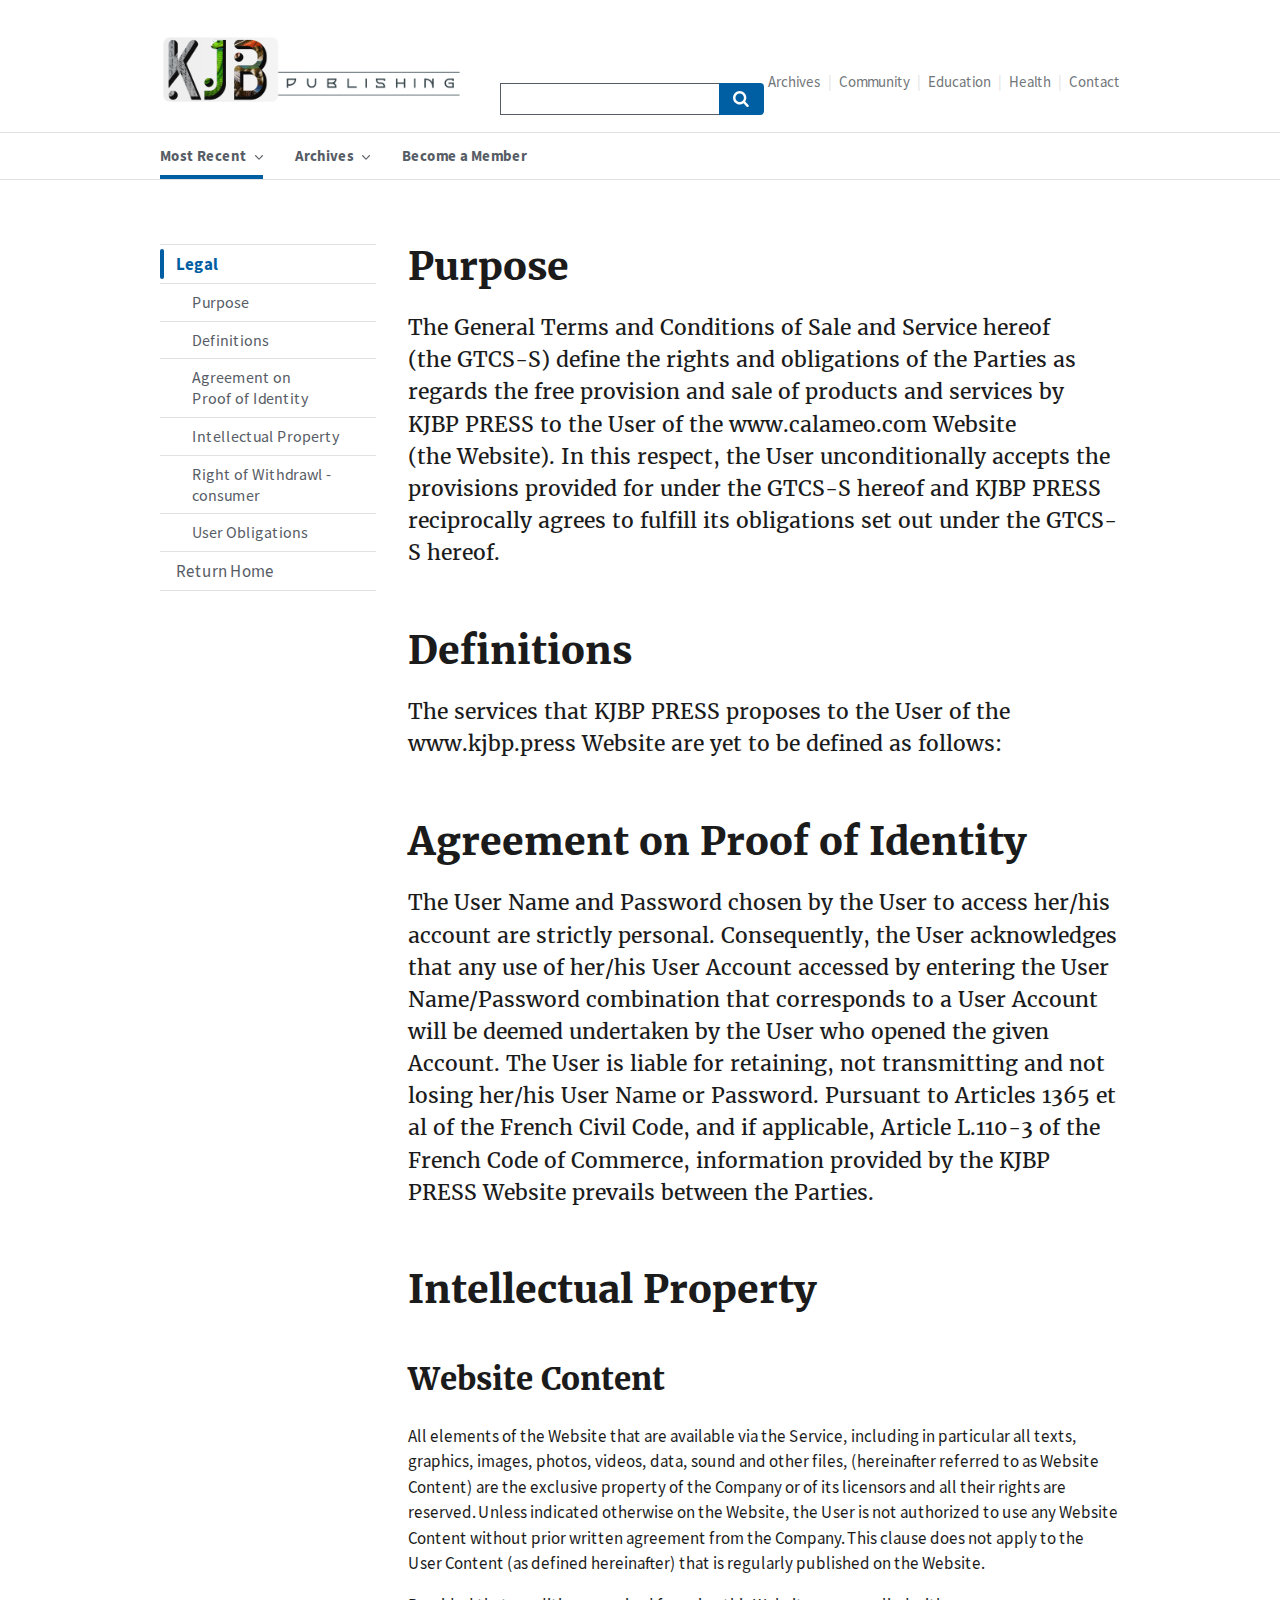
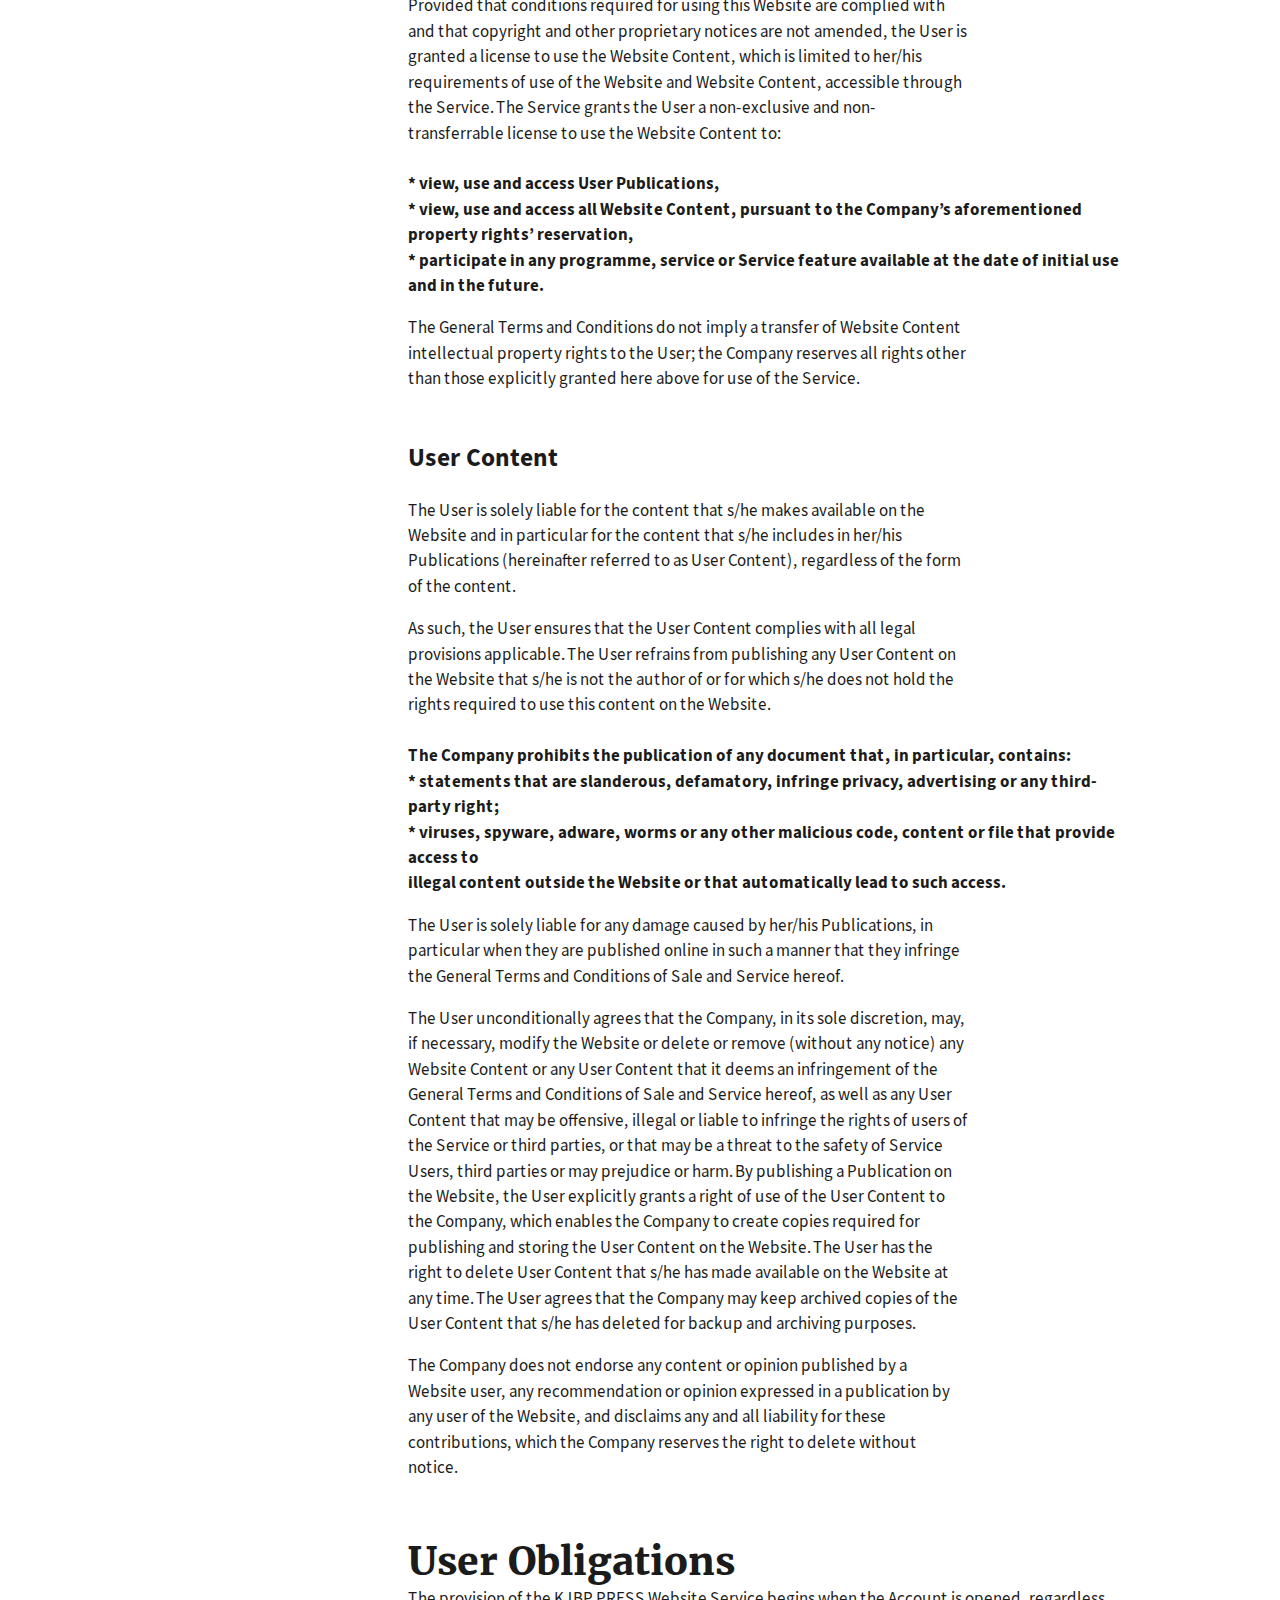
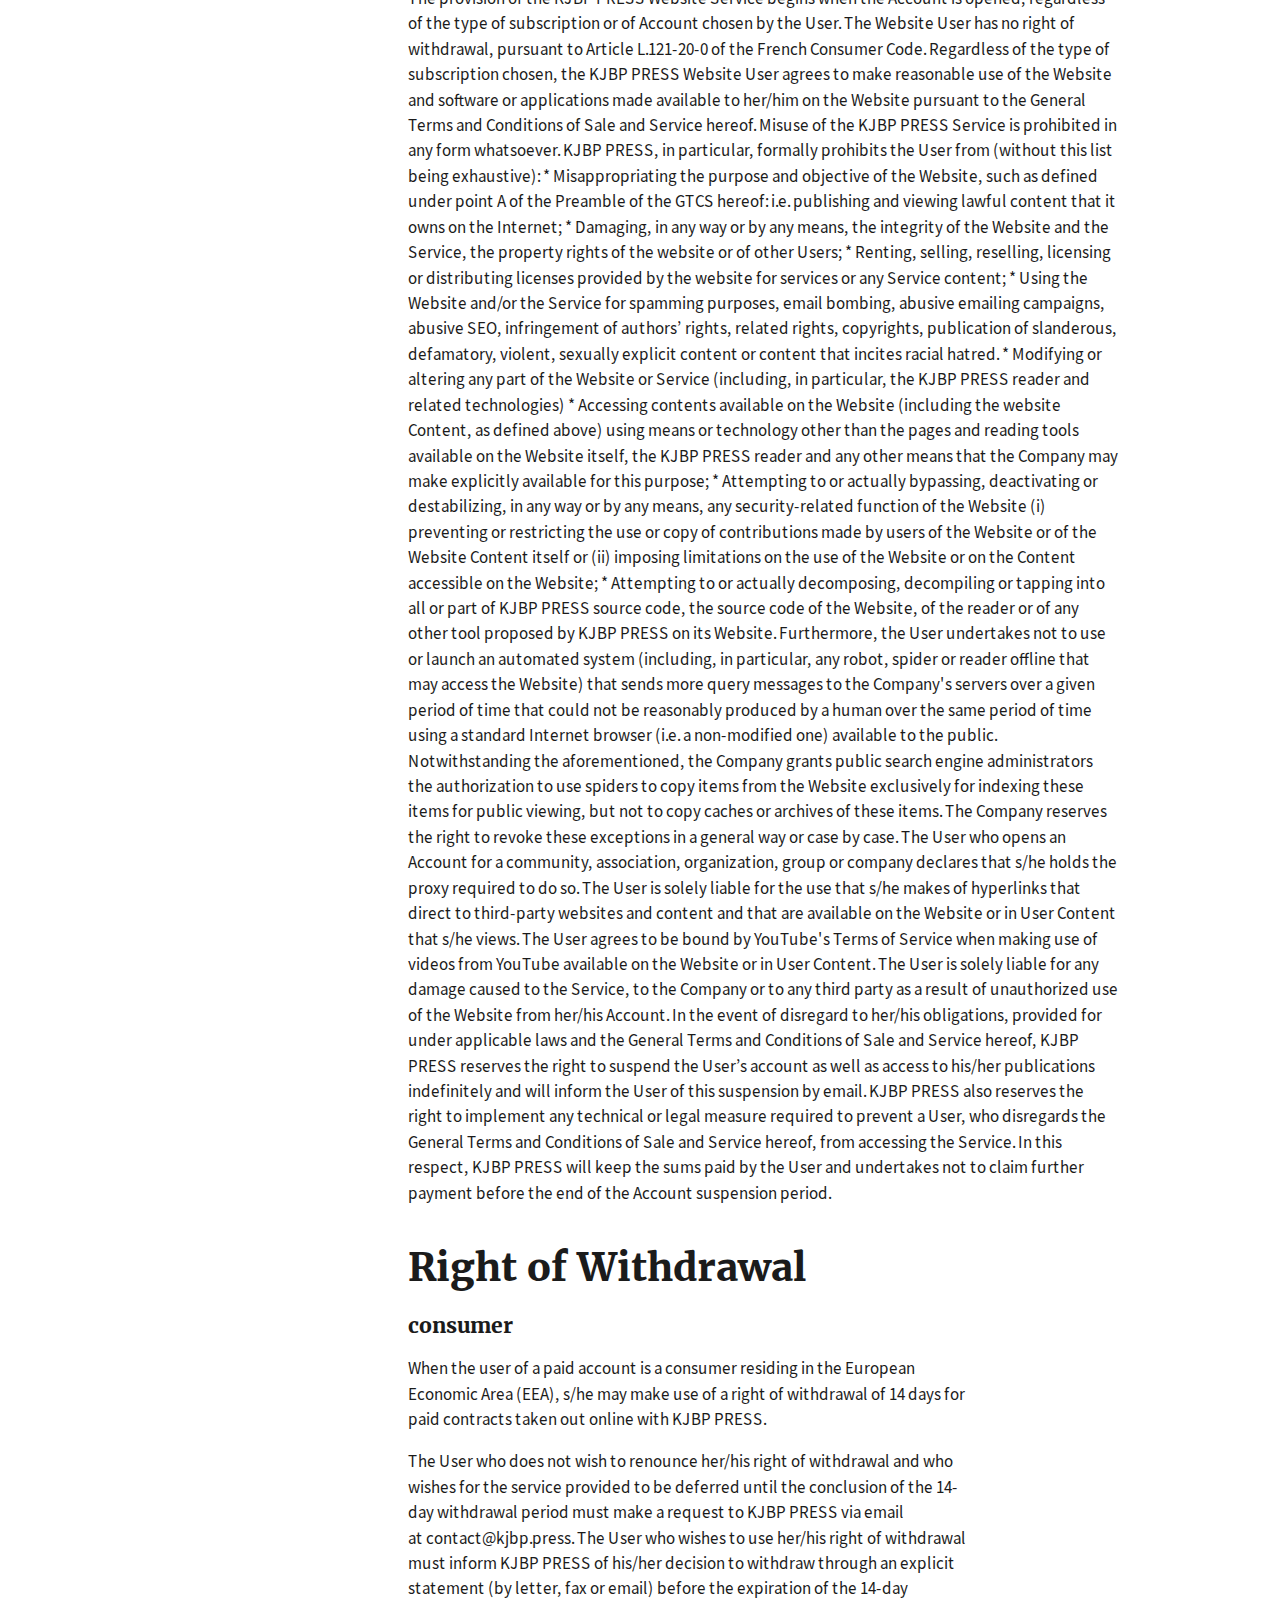
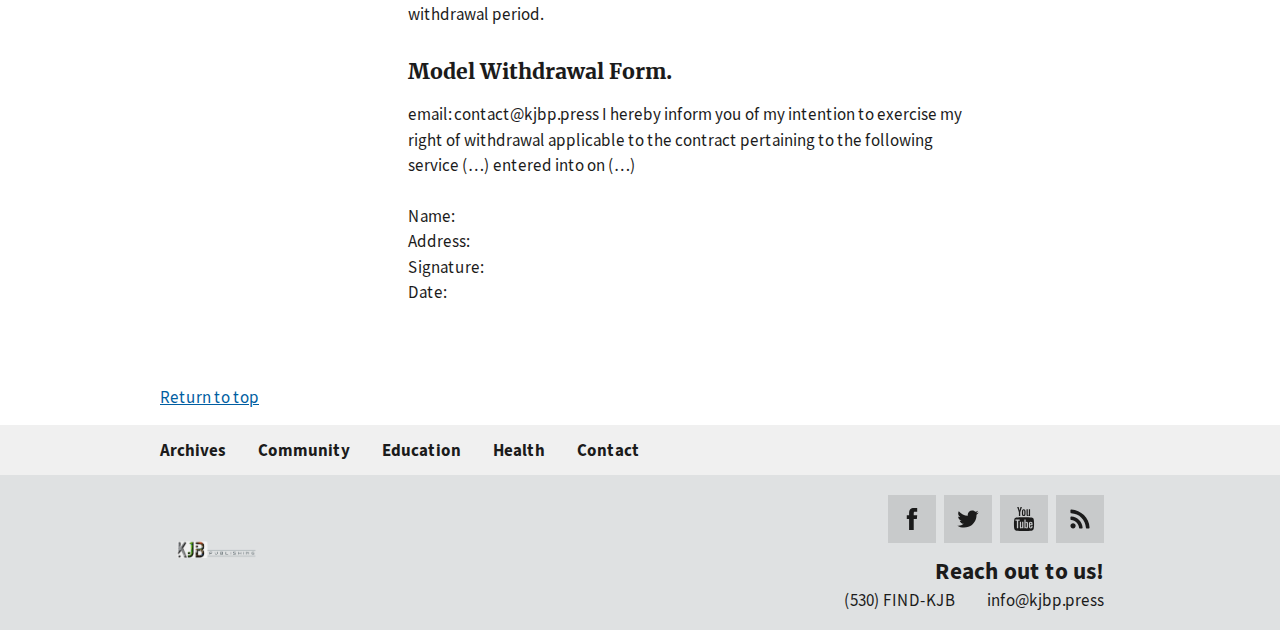
<file: terms.html>
<!doctype html>
<html lang="en-US">
  <!-- Kyle Jacob Butler  -->
  <head>
    <meta charset="utf-8">
    <meta name="viewport" content="width=device-width, initial-scale=1.0">
<meta name="description" content="KJB Publishing & Press is a resource for personal/business development, community building projects, and group meetings, and a directory of Press Officers and Agents for National, Global, and Inter-Galactic Federations." />
<meta name="googlebot" content="index, follow, noarchive, noimageindex" />
<meta name="google-site-verification" content="hZ6cDXh6m19oH5kwq3ZAlTOHVrd6zLM3IZ0eWDkt2OM" />
    <meta http-equiv="X-UA-Compatible" content="IE=edge">
    <title>KJB Press: GTCS-S</title>
    <link rel="stylesheet" href="css/uswds.css">
    
    <meta property="og:title" content="KJBP Press: GTCS-S">
<meta property="og:description" content="KJB Publishing & Press is a resource for personal/business development, community building projects, and group meetings, and a directory of Press Officers and Agents for National, Global, and Inter-Galactic Federations. ">
<meta property="og:image" content="http://euro-travel-example.com/thumbnail.jpg">
<meta property="og:url" content="http://kjbp.press">

<meta name="twitter:title" content="KJBP Press: GTCS-S">
<meta name="twitter:description" content="KJB Publishing & Press is a resource for personal/business development, community building projects, and group meetings, and a directory of Press Officers and Agents for National, Global, and Inter-Galactic Federations.">
<meta name="twitter:image" content="http://euro-travel-example.com/thumbnail.jpg">
<meta name="twitter:card" content="summary_large_image">

  </head>
  <body>
    <a class="usa-skipnav" href="#main-content">Skip Section</a>
    

    




<section class="usa-banner" style="display:none;" aria-label="Official government website">
  <div class="usa-accordion">
    <header class="usa-banner__header">
      <div class="usa-banner__inner">
        <div class="grid-col-auto">
          <img class="usa-banner__header-flag" src="img/us_flag_small.png" alt="U.S. flag">
        </div>
        <div class="grid-col-fill tablet:grid-col-auto">
          <p class="usa-banner__header-text">An official website of the KJB Estate</p>
          <p class="usa-banner__header-action" aria-hidden="true">Here’s how you know</p>
        </div>
        <button class="usa-accordion__button usa-banner__button"
          aria-expanded="false" aria-controls="gov-banner">
          <span class="usa-banner__button-text">Here’s how you know</span>
        </button>
      </div>
    </header>
    <div class="usa-banner__content usa-accordion__content" id="gov-banner">
      <div class="grid-row grid-gap-lg">
        <div class="usa-banner__guidance tablet:grid-col-6">
          <img class="usa-banner__icon usa-media-block__img" src="img/icon-dot-gov.svg" role="img" alt="Dot gov">
          <div class="usa-media-block__body">
            <p>
              <strong>
               KJB stands for Kyle Jacob Butler
</strong>
              <br/>
             

            </p>
          </div>
        </div>
        <div class="usa-banner__guidance tablet:grid-col-6">
          <img class="usa-banner__icon usa-media-block__img" src="img/icon-https.svg" role="img" alt="Https">
          <div class="usa-media-block__body">
            <p>
              <strong>
                Secure KJB websites use HTTPS
</strong>
              <br/>
              A <strong>lock</strong> (
<span class="icon-lock"><svg xmlns="http://www.w3.org/2000/svg" width="52" height="64" viewBox="0 0 52 64" class="usa-banner__lock-image" role="img" aria-labelledby="banner-lock-title banner-lock-description"><title id="banner-lock-title">Lock</title><desc id="banner-lock-description">A locked padlock</desc><path fill="#000000" fill-rule="evenodd" d="M26 0c10.493 0 19 8.507 19 19v9h3a4 4 0 0 1 4 4v28a4 4 0 0 1-4 4H4a4 4 0 0 1-4-4V32a4 4 0 0 1 4-4h3v-9C7 8.507 15.507 0 26 0zm0 8c-5.979 0-10.843 4.77-10.996 10.712L15 19v9h22v-9c0-6.075-4.925-11-11-11z"/></svg></span>
) or <strong>https://</strong> means you’ve safely connected to the KJBP Press website. Share sensitive information only on official, secure websites.

            </p>
          </div>
        </div>
      </div>
    </div>
  </div>
</section>

    

    
  <div class="usa-overlay"></div>
<header class="usa-header usa-header--extended"><div class="usa-navbar">
  <div class="usa-logo" id="extended-logo">
  	<img src="img/logo-block-black.png" style="height: 70px;" />



  </div>
  <button class="usa-menu-btn">Menu</button>
</div>
<nav aria-label="Primary navigation" class="usa-nav">
    <div class="usa-nav__inner"><button class="usa-nav__close"><img src="img/close.svg" role="img" alt="close"></button>
<ul class="usa-nav__primary usa-accordion"><li class="usa-nav__primary-item">
    <button class="usa-accordion__button usa-nav__link  usa-current" aria-expanded="false" aria-controls="extended-nav-section-one"><span>Most Recent</span></button>
    <ul id="extended-nav-section-one" class="usa-nav__submenu">
<li class="usa-nav__submenu-item">
              <a href="#" class=""> Apps</a>
            </li>
      <li class="usa-nav__submenu-item">
              <a href="#" class=""> Articles</a>
            </li><li class="usa-nav__submenu-item">
              <a href="#" class=""> Events</a>
            </li><li class="usa-nav__submenu-item">
              <a href="#" class=""> Community</a>
            </li>
            <li class="usa-nav__submenu-item">
              <a href="#" class=""> Mental Health</a>
            </li>
          </ul></li><li class="usa-nav__primary-item">
    <button class="usa-accordion__button usa-nav__link" aria-expanded="false" aria-controls="extended-nav-section-two"><span>Archives</span></button>
    <ul id="extended-nav-section-two" class="usa-nav__submenu"><li class="usa-nav__submenu-item">
              <a href="#" class=""> Audio</a>
            </li>
<li class="usa-nav__submenu-item">
              <a href="#" class=""> Books</a>
            </li>
            <li class="usa-nav__submenu-item">
              <a href="#" class=""> Photo/Video</a>
            </li>
           
            <li class="usa-nav__submenu-item">
              <a href="#" class="">Radio</a>
            </li>
            <li class="usa-nav__submenu-item">
              <a href="#" class=""> Magazines/Newpapers</a>
            </li>
          </ul></li><li class="usa-nav__primary-item">
    <a class="usa-nav__link" href="javascript:void(0)"><span>Become a Member</span></a>
    </li></ul><div class="usa-nav__secondary">
    	
  <ul class="usa-nav__secondary-links">
  	<li class="usa-nav__secondary-item">
      <a href="">Archives</a>
    </li>
<li class="usa-nav__secondary-item">
      <a href="">Community</a>
    </li>
  	<li class="usa-nav__secondary-item">
      <a href="">Education</a>
    </li>
    <li class="usa-nav__secondary-item">
      <a href="">Health</a>
    </li>
  	

    <li class="usa-nav__secondary-item">
      <a href="">Contact</a>
    </li>
    
   
</ul><form class="usa-search usa-search--small " role="search">
  <label class="usa-sr-only" for="extended-search-field-small">Search small</label>
  <input class="usa-input" id="extended-search-field-small" type="search" name="search">
  <button class="usa-button" type="submit"><span class="usa-sr-only">Search</span></button>
</form>

</div>
</div>
  </nav>
</header>
<div class="usa-section">
  <div class="grid-container">
    <div class="grid-row grid-gap">
      <div class="usa-layout-docs__sidenav desktop:grid-col-3">
        <nav aria-label="Secondary navigation">
  <ul class="usa-sidenav">
   <li class="usa-sidenav__item">
    <a href="" class="usa-current">Legal</a><ul class="usa-sidenav__sublist">
      <li class="usa-sidenav__item">
    <a href="#purpose">Purpose</a></li>
    <li class="usa-sidenav__item">
    <a href="#definitions" >Definitions</a>
  </li>

  
  <li class="usa-sidenav__item">
    <a href="#proofofidentity" >Agreement on <br>Proof of Identity</a>
  </li>
  <li class="usa-sidenav__item">
    <a href="#intellectual-property" >Intellectual Property</a>
  </li>
  <li class="usa-sidenav__item">
    <a href="#withdrawal" >Right of Withdrawl - consumer</a>
  </li>
 
  <li class="usa-sidenav__item">
    <a href="#user-obligations" >User Obligations</a>
  </li>
 
    </ul>
  </li><li class="usa-sidenav__item">
    <a href="index.html">Return Home</a>
  </li>
  </ul>
</nav>

      </div>


    
   <main class="usa-layout-docs__main desktop:grid-col-9 usa-prose usa-layout-docs" id="main-content">
        <h1 id="purpose">Purpose</h1>

        <p class="usa-intro">The General Terms and Conditions of Sale and Service hereof (the GTCS-S) define the rights and obligations of the Parties as regards the free provision and sale of products and services by KJBP PRESS to the User of the www.calameo.com Website (the Website).
In this respect, the User unconditionally accepts the provisions provided for under the GTCS-S hereof and KJBP PRESS reciprocally agrees to fulfill its obligations set out under the GTCS-S hereof.</p>

       

            <h1 id="definitions">Definitions</h1>

        <p class="usa-intro">The services that KJBP PRESS proposes to the User of the www.kjbp.press Website are yet to be defined as follows:</p>



            <h1 id="proofofidentity">Agreement on Proof of Identity</h1>

        <p class="usa-intro">The User Name and Password chosen by the User to access her/his account are strictly personal. Consequently, the User acknowledges that any use of her/his User Account accessed by entering the User Name/Password combination that corresponds to a User Account will be deemed undertaken by the User who opened the given Account. The User is liable for retaining, not transmitting and not losing her/his User Name or Password.
Pursuant to Articles 1365 et al of the French Civil Code, and if applicable, Article L.110-3 of the French Code of Commerce, information provided by the KJBP PRESS Website prevails between the Parties.</p>


          <h1 id="intellectual-property">Intellectual Property</h1>

        <p class="usa-intro">
          <h2><strong>Website Content</strong></h2><br>
All elements of the Website that are available via the Service, including in particular all texts, graphics, images, photos, videos, data, sound and other files, (hereinafter referred to as Website Content) are the exclusive property of the Company or of its licensors and all their rights are reserved.
Unless indicated otherwise on the Website, the User is not authorized to use any Website Content without prior written agreement from the Company.
This clause does not apply to the User Content (as defined hereinafter) that is regularly published on the Website.</p>
<p>
Provided that conditions required for using this Website are complied with and that copyright and other proprietary notices are not amended, the User is granted a license to use the Website Content, which is limited to her/his requirements of use of the Website and Website Content, accessible through the Service. The Service grants the User a non-exclusive and non-transferrable license to use the Website Content to:</p><br>
<strong>
* view, use and access User Publications,<br>
* view, use and access all Website Content, pursuant to the Company’s aforementioned property rights’ reservation,<br>
* participate in any programme, service or Service feature available at the date of initial use and in the future.<br>
</strong>

<p>The General Terms and Conditions do not imply a transfer of Website Content intellectual property rights to the User; the Company reserves all rights other than those explicitly granted here above for use of the Service.</p>
<br>

<strong><h2>User Content</h2></strong>
<p>
The User is solely liable for the content that s/he makes available on the Website and in particular for the content that s/he includes in her/his Publications (hereinafter referred to as User Content), regardless of the form of the content.</p>

<p>As such, the User ensures that the User Content complies with all legal provisions applicable. The User refrains from publishing any User Content on the Website that s/he is not the author of or for which s/he does not hold the rights required to use this content on the Website.</p><br>
<strong>The Company prohibits the publication of any document that, in particular, contains:<br>
* statements that are slanderous, defamatory, infringe privacy, advertising or any third-party right;<br>
* viruses, spyware, adware, worms or any other malicious code, content or file that provide access to <br>illegal content outside the Website or that automatically lead to such access.</strong><br>
<p>
The User is solely liable for any damage caused by her/his Publications, in particular when they are published online in such a manner that they infringe the General Terms and Conditions of Sale and Service hereof.</p>

<p>
The User unconditionally agrees that the Company, in its sole discretion, may, if necessary, modify the Website or delete or remove (without any notice) any Website Content or any User Content that it deems an infringement of the General Terms and Conditions of Sale and Service hereof, as well as any User Content that may be offensive, illegal or liable to infringe the rights of users of the Service or third parties, or that may be a threat to the safety of Service Users, third parties or may prejudice or harm.
By publishing a Publication on the Website, the User explicitly grants a right of use of the User Content to the Company, which enables the Company to create copies required for publishing and storing the User Content on the Website. The User has the right to delete User Content that s/he has made available on the Website at any time. The User agrees that the Company may keep archived copies of the User Content that s/he has deleted for backup and archiving purposes.</p>
<p>
The Company does not endorse any content or opinion published by a Website user, any recommendation or opinion expressed in a publication by any user of the Website, and disclaims any and all liability for these contributions, which the Company reserves the right to delete without notice. </p>
     

<h1 id="user-obligations"> User Obligations</h1>
The provision of the KJBP PRESS Website Service begins when the Account is opened, regardless of the type of subscription or of Account chosen by the User. The Website User has no right of withdrawal, pursuant to Article L.121-20-0 of the French Consumer Code.
Regardless of the type of subscription chosen, the KJBP PRESS Website User agrees to make reasonable use of the Website and software or applications made available to her/him on the Website pursuant to the General Terms and Conditions of Sale and Service hereof.
Misuse of the KJBP PRESS Service is prohibited in any form whatsoever.
KJBP PRESS, in particular, formally prohibits the User from (without this list being exhaustive):
* Misappropriating the purpose and objective of the Website, such as defined under point A of the Preamble of the GTCS hereof: i.e. publishing and viewing lawful content that it owns on the Internet;
* Damaging, in any way or by any means, the integrity of the Website and the Service, the property rights of the website or of other Users;
* Renting, selling, reselling, licensing or distributing licenses provided by the website for services or any Service content;
* Using the Website and/or the Service for spamming purposes, email bombing, abusive emailing campaigns, abusive SEO, infringement of authors’ rights, related rights, copyrights, publication of slanderous, defamatory, violent, sexually explicit content or content that incites racial hatred.
* Modifying or altering any part of the Website or Service (including, in particular, the KJBP PRESS reader and related technologies)
* Accessing contents available on the Website (including the website Content, as defined above) using means or technology other than the pages and reading tools available on the Website itself, the KJBP PRESS reader and any other means that the Company may make explicitly available for this purpose;
* Attempting to or actually bypassing, deactivating or destabilizing, in any way or by any means, any security-related function of the Website (i) preventing or restricting the use or copy of contributions made by users of the Website or of the Website Content itself or (ii) imposing limitations on the use of the Website or on the Content accessible on the Website;
* Attempting to or actually decomposing, decompiling or tapping into all or part of KJBP PRESS source code, the source code of the Website, of the reader or of any other tool proposed by KJBP PRESS on its Website.

Furthermore, the User undertakes not to use or launch an automated system (including, in particular, any robot, spider or reader offline that may access the Website) that sends more query messages to the Company's servers over a given period of time that could not be reasonably produced by a human over the same period of time using a standard Internet browser (i.e. a non-modified one) available to the public. Notwithstanding the aforementioned, the Company grants public search engine administrators the authorization to use spiders to copy items from the Website exclusively for indexing these items for public viewing, but not to copy caches or archives of these items. The Company reserves the right to revoke these exceptions in a general way or case by case.
The User who opens an Account for a community, association, organization, group or company declares that s/he holds the proxy required to do so.
The User is solely liable for the use that s/he makes of hyperlinks that direct to third-party websites and content and that are available on the Website or in User Content that s/he views.
The User agrees to be bound by YouTube's Terms of Service when making use of videos from YouTube available on the Website or in User Content.
The User is solely liable for any damage caused to the Service, to the Company or to any third party as a result of unauthorized use of the Website from her/his Account.
In the event of disregard to her/his obligations, provided for under applicable laws and the General Terms and Conditions of Sale and Service hereof, KJBP PRESS reserves the right to suspend the User’s account as well as access to his/her publications indefinitely and will inform the User of this suspension by email. KJBP PRESS also reserves the right to implement any technical or legal measure required to prevent a User, who disregards the General Terms and Conditions of Sale and Service hereof, from accessing the Service. In this respect, KJBP PRESS will keep the sums paid by the User and undertakes not to claim further payment before the end of the Account suspension period.
  

  <h1 id="withdrawal">Right of Withdrawal</h1>
  <h3>consumer</h3>
  <p>
When the user of a paid account is a consumer residing in the European Economic Area (EEA), s/he may make use of a right of withdrawal of 14 days for paid contracts taken out online with KJBP PRESS.
</p>
<p>
The User who does not wish to renounce her/his right of withdrawal and who wishes for the service provided to be deferred until the conclusion of the 14-day withdrawal period must make a request to KJBP PRESS via email at contact@kjbp.press.
The User who wishes to use her/his right of withdrawal must inform KJBP PRESS of his/her decision to withdraw through an explicit statement (by letter, fax or email) before the expiration of the 14-day withdrawal period.<br></p>

<h3>Model Withdrawal Form.</h3>
<p>
email: contact@kjbp.press
I hereby inform you of my intention to exercise my right of withdrawal applicable to the contract pertaining to the following service (…) entered into on (…)<br><br>
Name: <br>
Address: <br>
Signature: <br>
Date:</p>


      </main>


</div>
</div>
</div>
    <footer class="usa-footer">
  <div class="grid-container usa-footer__return-to-top">
    <a href="#">Return to top</a>
  </div>
  <div class="usa-footer__primary-section">
    <nav class="usa-footer__nav" aria-label="Footer navigation">
      <ul class="grid-row grid-gap">
        <li class="mobile-lg:grid-col-4 desktop:grid-col-auto usa-footer__primary-content">
          <a class="usa-footer__primary-link" href="javascript:void(0);">Archives</a>
        </li>
        <li class="mobile-lg:grid-col-4 desktop:grid-col-auto usa-footer__primary-content">
          <a class="usa-footer__primary-link" href="javascript:void(0);">Community</a>
        </li>
        <li class="mobile-lg:grid-col-4 desktop:grid-col-auto usa-footer__primary-content">
          <a class="usa-footer__primary-link" href="javascript:void(0);">Education</a>
        </li>
        <li class="mobile-lg:grid-col-4 desktop:grid-col-auto usa-footer__primary-content">
          <a class="usa-footer__primary-link" href="javascript:void(0);">Health</a>
        </li>
        
        <li class="mobile-lg:grid-col-4 desktop:grid-col-auto usa-footer__primary-content">
          <a class="usa-footer__primary-link" href="javascript:void(0);">Contact</a>
        </li>
      </ul>
    </nav>
  </div>

  <div class="usa-footer__secondary-section">
    <div class="grid-container">
      <div class="grid-row grid-gap">
        <div class="usa-footer__logo grid-row mobile-lg:grid-col-6 mobile-lg:grid-gap-2">
          <div class="mobile-lg:grid-col-auto">
            
          </div>
          <div class="mobile-lg:grid-col-auto">
           <img class="usa-footer__logo-img" src="img/logo-block-black.png" alt="" style="width: 400px;">
          </div>
        </div>
        <div class="usa-footer__contact-links mobile-lg:grid-col-6">
          <div class="usa-footer__social-links grid-row grid-gap-1">
            <div class="grid-col-auto">
              <a class="usa-social-link usa-social-link--facebook" href="javascript:void(0);">
                <span>Facebook</span>
              </a>
            </div>
            <div class="grid-col-auto">
              <a class="usa-social-link usa-social-link--twitter" href="javascript:void(0);">
                <span>Twitter</span>
              </a>
            </div>
            <div class="grid-col-auto">
              <a class="usa-social-link usa-social-link--youtube" href="javascript:void(0);">
                <span>YouTube</span>
              </a>
            </div>
            <div class="grid-col-auto">
              <a class="usa-social-link usa-social-link--rss" href="javascript:void(0);">
                <span>RSS</span>
              </a>
            </div>
          </div>
          <h3 class="usa-footer__contact-heading">Reach out to us!</h3>
          <address class="usa-footer__address">
            <div class="usa-footer__contact-info grid-row grid-gap">
              <div class="grid-col-auto">
                <a href="tel:1-530-364-3552">(530) FIND-KJB</a>
              </div>
              <div class="grid-col-auto">
                <a href="mailto:info@kjbp.press">info@kjbp.press</a>
              </div>
            </div>
          </address>
        </div>
      </div>
    </div>
  </div>
</footer>

    
    <script src="js/uswds.js"></script>
  </body>
</html>
</file>
<file: css/uswds.css>
@charset "UTF-8";
/*! uswds v2.8.0 */
.usa-prose > ul,
.usa-prose > ol, .usa-list{
  margin-bottom:1em;
  margin-top:1em;
  line-height:1.5;
  padding-left:3ch;
}
.usa-prose > ul:last-child,
.usa-prose > ol:last-child, .usa-list:last-child{
  margin-bottom:0;
}
.usa-prose > ul ul,
.usa-prose > ol ul, .usa-list ul,
.usa-prose > ul ol,
.usa-prose > ol ol,
.usa-list ol{
  margin-top:0.25em;
}

.usa-prose > ul li,
.usa-prose > ol li, .usa-list li{
  margin-bottom:0.25em;
  max-width:68ex;
}
.usa-prose > ul li:last-child,
.usa-prose > ol li:last-child, .usa-list li:last-child{
  margin-bottom:0;
}

.usa-prose > table, .usa-table{
  font-family:Source Sans Pro Web, Helvetica Neue, Helvetica, Roboto, Arial, sans-serif;
  font-size:1.06rem;
  line-height:1.5;
  border-collapse:collapse;
  border-spacing:0;
  margin:1.25rem 0;
}
.usa-prose > table thead th, .usa-table thead th{
  font-weight:700;
}
.usa-prose > table thead th, .usa-table thead th,
.usa-prose > table thead td,
.usa-table thead td{
  background-color:#f0f0f0;
}
.usa-prose > table th, .usa-table th{
  text-align:left;
}
.usa-prose > table th, .usa-table th,
.usa-prose > table td,
.usa-table td{
  border-width:1px;
  border-color:#565c65;
  border-style:solid;
  background-color:white;
  font-weight:400;
  padding:0.5rem 1rem;
}
.usa-prose > table caption, .usa-table caption{
  font-family:Source Sans Pro Web, Helvetica Neue, Helvetica, Roboto, Arial, sans-serif;
  font-size:1rem;
  font-weight:700;
  margin-bottom:0.75rem;
  text-align:left;
}

.usa-prose > .usa-table--borderless thead th, .usa-table--borderless thead th{
  background-color:transparent;
  border-top:0;
}
.usa-prose > .usa-table--borderless th, .usa-table--borderless th,
.usa-prose > .usa-table--borderless td,
.usa-table--borderless td{
  border-left:0;
  border-right:0;
}
.usa-table--borderless th:first-child{
  padding-left:0;
}
/*! normalize.css v8.0.1 | MIT License | github.com/necolas/normalize.css */
html{
  line-height:1.15;
  -webkit-text-size-adjust:100%;
}
body{
  margin:0;
}
main{
  display:block;
}
h1{
  font-size:2em;
  margin:0.67em 0;
}
hr{
  box-sizing:content-box;
  height:0;
  overflow:visible;
}
pre{
  font-family:monospace, monospace;
  font-size:1em;
}
a{
  background-color:transparent;
}
abbr[title]{
  border-bottom:none;
  text-decoration:underline;
  -webkit-text-decoration:underline dotted;
          text-decoration:underline dotted;
}
b,
strong{
  font-weight:bolder;
}
code,
kbd,
samp{
  font-family:monospace, monospace;
  font-size:1em;
}
small{
  font-size:80%;
}
sub,
sup{
  font-size:75%;
  line-height:0;
  position:relative;
  vertical-align:baseline;
}

sub{
  bottom:-0.25em;
}

sup{
  top:-0.5em;
}
img{
  border-style:none;
}
button,
input,
optgroup,
select,
textarea{
  font-family:inherit;
  font-size:100%;
  line-height:1.15;
  margin:0;
}
button,
input{
  overflow:visible;
}
button,
select{
  text-transform:none;
}
button,
[type=button],
[type=reset],
[type=submit]{
  -webkit-appearance:button;
}
button::-moz-focus-inner,
[type=button]::-moz-focus-inner,
[type=reset]::-moz-focus-inner,
[type=submit]::-moz-focus-inner{
  border-style:none;
  padding:0;
}
button:-moz-focusring,
[type=button]:-moz-focusring,
[type=reset]:-moz-focusring,
[type=submit]:-moz-focusring{
  outline:1px dotted ButtonText;
}
fieldset{
  padding:0.35em 0.75em 0.625em;
}
legend{
  box-sizing:border-box;
  color:inherit;
  display:table;
  max-width:100%;
  padding:0;
  white-space:normal;
}
progress{
  vertical-align:baseline;
}
textarea{
  overflow:auto;
}
[type=checkbox],
[type=radio]{
  box-sizing:border-box;
  padding:0;
}
[type=number]::-webkit-inner-spin-button,
[type=number]::-webkit-outer-spin-button{
  height:auto;
}
[type=search]{
  -webkit-appearance:textfield;
  outline-offset:-2px;
}
[type=search]::-webkit-search-decoration{
  -webkit-appearance:none;
}
::-webkit-file-upload-button{
  -webkit-appearance:button;
  font:inherit;
}
details{
  display:block;
}
summary{
  display:list-item;
}
template{
  display:none;
}
[hidden]{
  display:none;
}
@font-face{
  font-family:Roboto Mono Web;
  font-style:normal;
  font-weight:300;
  font-display:fallback;
  src:url(../fonts/roboto-mono/roboto-mono-v5-latin-300.woff2) format("woff2"), url(../fonts/roboto-mono/roboto-mono-v5-latin-300.woff) format("woff"), url(../fonts/roboto-mono/roboto-mono-v5-latin-300.ttf) format("truetype");
}
@font-face{
  font-family:Roboto Mono Web;
  font-style:normal;
  font-weight:400;
  font-display:fallback;
  src:url(../fonts/roboto-mono/roboto-mono-v5-latin-regular.woff2) format("woff2"), url(../fonts/roboto-mono/roboto-mono-v5-latin-regular.woff) format("woff"), url(../fonts/roboto-mono/roboto-mono-v5-latin-regular.ttf) format("truetype");
}
@font-face{
  font-family:Roboto Mono Web;
  font-style:normal;
  font-weight:700;
  font-display:fallback;
  src:url(../fonts/roboto-mono/roboto-mono-v5-latin-700.woff2) format("woff2"), url(../fonts/roboto-mono/roboto-mono-v5-latin-700.woff) format("woff"), url(../fonts/roboto-mono/roboto-mono-v5-latin-700.ttf) format("truetype");
}
@font-face{
  font-family:Roboto Mono Web;
  font-style:italic;
  font-weight:300;
  font-display:fallback;
  src:url(../fonts/roboto-mono/roboto-mono-v5-latin-300italic.woff2) format("woff2"), url(../fonts/roboto-mono/roboto-mono-v5-latin-300italic.woff) format("woff"), url(../fonts/roboto-mono/roboto-mono-v5-latin-300italic.ttf) format("truetype");
}
@font-face{
  font-family:Roboto Mono Web;
  font-style:italic;
  font-weight:400;
  font-display:fallback;
  src:url(../fonts/roboto-mono/roboto-mono-v5-latin-italic.woff2) format("woff2"), url(../fonts/roboto-mono/roboto-mono-v5-latin-italic.woff) format("woff"), url(../fonts/roboto-mono/roboto-mono-v5-latin-italic.ttf) format("truetype");
}
@font-face{
  font-family:Roboto Mono Web;
  font-style:italic;
  font-weight:700;
  font-display:fallback;
  src:url(../fonts/roboto-mono/roboto-mono-v5-latin-700italic.woff2) format("woff2"), url(../fonts/roboto-mono/roboto-mono-v5-latin-700italic.woff) format("woff"), url(../fonts/roboto-mono/roboto-mono-v5-latin-700italic.ttf) format("truetype");
}
@font-face{
  font-family:Source Sans Pro Web;
  font-style:normal;
  font-weight:300;
  font-display:fallback;
  src:url(../fonts/source-sans-pro/sourcesanspro-light-webfont.woff2) format("woff2"), url(../fonts/source-sans-pro/sourcesanspro-light-webfont.woff) format("woff"), url(../fonts/source-sans-pro/sourcesanspro-light-webfont.ttf) format("truetype");
}
@font-face{
  font-family:Source Sans Pro Web;
  font-style:normal;
  font-weight:400;
  font-display:fallback;
  src:url(../fonts/source-sans-pro/sourcesanspro-regular-webfont.woff2) format("woff2"), url(../fonts/source-sans-pro/sourcesanspro-regular-webfont.woff) format("woff"), url(../fonts/source-sans-pro/sourcesanspro-regular-webfont.ttf) format("truetype");
}
@font-face{
  font-family:Source Sans Pro Web;
  font-style:normal;
  font-weight:700;
  font-display:fallback;
  src:url(../fonts/source-sans-pro/sourcesanspro-bold-webfont.woff2) format("woff2"), url(../fonts/source-sans-pro/sourcesanspro-bold-webfont.woff) format("woff"), url(../fonts/source-sans-pro/sourcesanspro-bold-webfont.ttf) format("truetype");
}
@font-face{
  font-family:Source Sans Pro Web;
  font-style:italic;
  font-weight:300;
  font-display:fallback;
  src:url(../fonts/source-sans-pro/sourcesanspro-lightitalic-webfont.woff2) format("woff2"), url(../fonts/source-sans-pro/sourcesanspro-lightitalic-webfont.woff) format("woff"), url(../fonts/source-sans-pro/sourcesanspro-lightitalic-webfont.ttf) format("truetype");
}
@font-face{
  font-family:Source Sans Pro Web;
  font-style:italic;
  font-weight:400;
  font-display:fallback;
  src:url(../fonts/source-sans-pro/sourcesanspro-italic-webfont.woff2) format("woff2"), url(../fonts/source-sans-pro/sourcesanspro-italic-webfont.woff) format("woff"), url(../fonts/source-sans-pro/sourcesanspro-italic-webfont.ttf) format("truetype");
}
@font-face{
  font-family:Source Sans Pro Web;
  font-style:italic;
  font-weight:700;
  font-display:fallback;
  src:url(../fonts/source-sans-pro/sourcesanspro-bolditalic-webfont.woff2) format("woff2"), url(../fonts/source-sans-pro/sourcesanspro-bolditalic-webfont.woff) format("woff"), url(../fonts/source-sans-pro/sourcesanspro-bolditalic-webfont.ttf) format("truetype");
}
@font-face{
  font-family:Merriweather Web;
  font-style:normal;
  font-weight:300;
  font-display:fallback;
  src:url(../fonts/merriweather/Latin-Merriweather-Light.woff2) format("woff2"), url(../fonts/merriweather/Latin-Merriweather-Light.woff) format("woff"), url(../fonts/merriweather/Latin-Merriweather-Light.ttf) format("truetype");
}
@font-face{
  font-family:Merriweather Web;
  font-style:normal;
  font-weight:400;
  font-display:fallback;
  src:url(../fonts/merriweather/Latin-Merriweather-Regular.woff2) format("woff2"), url(../fonts/merriweather/Latin-Merriweather-Regular.woff) format("woff"), url(../fonts/merriweather/Latin-Merriweather-Regular.ttf) format("truetype");
}
@font-face{
  font-family:Merriweather Web;
  font-style:normal;
  font-weight:700;
  font-display:fallback;
  src:url(../fonts/merriweather/Latin-Merriweather-Bold.woff2) format("woff2"), url(../fonts/merriweather/Latin-Merriweather-Bold.woff) format("woff"), url(../fonts/merriweather/Latin-Merriweather-Bold.ttf) format("truetype");
}
@font-face{
  font-family:Merriweather Web;
  font-style:italic;
  font-weight:300;
  font-display:fallback;
  src:url(../fonts/merriweather/Latin-Merriweather-LightItalic.woff2) format("woff2"), url(../fonts/merriweather/Latin-Merriweather-LightItalic.woff) format("woff"), url(../fonts/merriweather/Latin-Merriweather-LightItalic.ttf) format("truetype");
}
@font-face{
  font-family:Merriweather Web;
  font-style:italic;
  font-weight:400;
  font-display:fallback;
  src:url(../fonts/merriweather/Latin-Merriweather-Italic.woff2) format("woff2"), url(../fonts/merriweather/Latin-Merriweather-Italic.woff) format("woff"), url(../fonts/merriweather/Latin-Merriweather-Italic.ttf) format("truetype");
}
@font-face{
  font-family:Merriweather Web;
  font-style:italic;
  font-weight:700;
  font-display:fallback;
  src:url(../fonts/merriweather/Latin-Merriweather-BoldItalic.woff2) format("woff2"), url(../fonts/merriweather/Latin-Merriweather-BoldItalic.woff) format("woff"), url(../fonts/merriweather/Latin-Merriweather-BoldItalic.ttf) format("truetype");
}
input:not([disabled]):focus,
select:not([disabled]):focus,
textarea:not([disabled]):focus,
button:not([disabled]):focus{
  outline:0.25rem solid #2491ff;
  outline-offset:0;
}

iframe:focus,
[href]:focus,
[tabindex]:focus,
[contentEditable=true]:focus{
  outline:0.25rem solid #2491ff;
  outline-offset:0;
}

.usa-focus{
  outline:0.25rem solid #2491ff;
  outline-offset:0;
}

html{
  box-sizing:border-box;
}

*,
*::before,
*::after{
  box-sizing:inherit;
}

html{
  font-feature-settings:"kern" 1;
  -webkit-font-kerning:normal;
          font-kerning:normal;
  font-family:Source Sans Pro Web, Helvetica Neue, Helvetica, Roboto, Arial, sans-serif;
  font-size:100%;
}

cite,
var,
address,
dfn{
  font-style:normal;
}

/*! uswds v2.8.0 */
body{
  background-color:white;
  color:#1b1b1b;
  overflow-x:hidden;
}

.usa-sr-only{
  position:absolute;
  left:-999em;
}

.usa-button{
  font-family:Source Sans Pro Web, Helvetica Neue, Helvetica, Roboto, Arial, sans-serif;
  font-size:1.06rem;
  line-height:0.9;
  -moz-osx-font-smoothing:grayscale;
  -webkit-font-smoothing:antialiased;
  color:white;
  background-color:#005ea2;
  -webkit-appearance:none;
     -moz-appearance:none;
          appearance:none;
  border:0;
  border-radius:0.25rem;
  cursor:pointer;
  display:inline-block;
  font-weight:bold;
  margin-right:0.5rem;
  padding:0.75rem 1.25rem;
  text-align:center;
  text-decoration:none;
  width:100%;
}
@media all and (min-width: 30em){
  .usa-button{
    width:auto;
  }
}
.usa-button:visited{
  color:white;
}
.usa-button:hover, .usa-button.usa-button--hover{
  color:white;
  background-color:#1a4480;
  border-bottom:0;
  text-decoration:none;
}
.usa-button:active, .usa-button.usa-button--active{
  color:white;
  background-color:#162e51;
}
.usa-button:not([disabled]):focus, .usa-button:not([disabled]).usa-focus{
  outline-offset:0.25rem;
}
.usa-button:disabled{
  -moz-osx-font-smoothing:grayscale;
  -webkit-font-smoothing:antialiased;
  background-color:#c9c9c9;
  color:white;
  pointer-events:none;
}
.usa-button:disabled:hover, .usa-button:disabled.usa-button--hover, .usa-button:disabled:active, .usa-button:disabled.usa-button--active, .usa-button:disabled:focus, .usa-button:disabled.usa-focus{
  background-color:#c9c9c9;
  border:0;
  box-shadow:none;
}

.usa-button--accent-cool{
  -moz-osx-font-smoothing:auto;
  -webkit-font-smoothing:subpixel-antialiased;
  color:#1b1b1b;
  background-color:#00bde3;
}
.usa-button--accent-cool:visited{
  color:#1b1b1b;
  background-color:#00bde3;
}
.usa-button--accent-cool:hover, .usa-button--accent-cool.usa-button--hover{
  -moz-osx-font-smoothing:grayscale;
  -webkit-font-smoothing:antialiased;
  color:#1b1b1b;
  background-color:#28a0cb;
}
.usa-button--accent-cool:active, .usa-button--accent-cool.usa-button--active{
  -moz-osx-font-smoothing:grayscale;
  -webkit-font-smoothing:antialiased;
  color:white;
  background-color:#07648d;
}

.usa-button--outline{
  -moz-osx-font-smoothing:auto;
  -webkit-font-smoothing:subpixel-antialiased;
  background-color:transparent;
  box-shadow:inset 0 0 0 2px #005ea2;
  color:#005ea2;
}
.usa-button--outline:visited{
  color:#005ea2;
}
.usa-button--outline:hover, .usa-button--outline.usa-button--hover{
  background-color:transparent;
  box-shadow:inset 0 0 0 2px #1a4480;
  color:#1a4480;
}
.usa-button--outline:active, .usa-button--outline.usa-button--active{
  background-color:transparent;
  box-shadow:inset 0 0 0 2px #162e51;
  color:#162e51;
}
.usa-button--outline.usa-button--inverse{
  box-shadow:inset 0 0 0 2px #dfe1e2;
  color:#dfe1e2;
}
.usa-button--outline.usa-button--inverse:visited{
  color:#dfe1e2;
}
.usa-button--outline.usa-button--inverse:hover, .usa-button--outline.usa-button--inverse.usa-button--hover{
  box-shadow:inset 0 0 0 2px #f0f0f0;
  color:#f0f0f0;
}
.usa-button--outline.usa-button--inverse:active, .usa-button--outline.usa-button--inverse.usa-button--active{
  background-color:transparent;
  box-shadow:inset 0 0 0 2px white;
  color:white;
}
.usa-button--outline.usa-button--inverse.usa-button--unstyled{
  -moz-osx-font-smoothing:auto;
  -webkit-font-smoothing:subpixel-antialiased;
  color:#005ea2;
  text-decoration:underline;
  background-color:transparent;
  border:0;
  border-radius:0;
  box-shadow:none;
  font-weight:normal;
  margin:0;
  padding:0;
  text-align:left;
  color:#dfe1e2;
}
.usa-button--outline.usa-button--inverse.usa-button--unstyled:hover{
  color:#1a4480;
}
.usa-button--outline.usa-button--inverse.usa-button--unstyled:active{
  color:#162e51;
}
.usa-button--outline.usa-button--inverse.usa-button--unstyled:focus{
  outline:0.25rem solid #2491ff;
  outline-offset:0;
}
.usa-button--outline.usa-button--inverse.usa-button--unstyled:visited{
  color:#54278f;
}
.usa-button--outline.usa-button--inverse.usa-button--unstyled:hover, .usa-button--outline.usa-button--inverse.usa-button--unstyled:active{
  -moz-osx-font-smoothing:auto;
  -webkit-font-smoothing:subpixel-antialiased;
  background-color:transparent;
  box-shadow:none;
  text-decoration:underline;
}
.usa-button--outline.usa-button--inverse.usa-button--unstyled:hover, .usa-button--outline.usa-button--inverse.usa-button--unstyled.usa-button--hover{
  color:#f0f0f0;
}
.usa-button--outline.usa-button--inverse.usa-button--unstyled:active, .usa-button--outline.usa-button--inverse.usa-button--unstyled.usa-button--active{
  color:white;
}

.usa-button--base{
  color:white;
  background-color:#71767a;
}
.usa-button--base:hover, .usa-button--base.usa-button--hover{
  color:white;
  background-color:#565c65;
}
.usa-button--base:active, .usa-button--base.usa-button--active{
  color:white;
  background-color:#3d4551;
}

.usa-button--secondary{
  color:white;
  background-color:#d83933;
}
.usa-button--secondary:hover, .usa-button--secondary.usa-button--hover{
  color:white;
  background-color:#b50909;
}
.usa-button--secondary:active, .usa-button--secondary.usa-button--active{
  color:white;
  background-color:#b50909;
}

.usa-button--big{
  border-radius:0.25rem;
  font-size:1.46rem;
  padding:1rem 1.5rem;
}

.usa-button--disabled{
  -moz-osx-font-smoothing:grayscale;
  -webkit-font-smoothing:antialiased;
  background-color:#c9c9c9;
  color:white;
  pointer-events:none;
}
.usa-button--disabled:hover, .usa-button--disabled.usa-button--hover, .usa-button--disabled:active, .usa-button--disabled.usa-button--active, .usa-button--disabled:focus, .usa-button--disabled.usa-focus{
  background-color:#c9c9c9;
  border:0;
  box-shadow:none;
}

.usa-button--outline-disabled,
.usa-button--outline-inverse-disabled,
.usa-button--outline:disabled,
.usa-button--outline-inverse:disabled,
.usa-button--outline-inverse:disabled{
  background-color:transparent;
  pointer-events:none;
}
.usa-button--outline-disabled:hover, .usa-button--outline-disabled.usa-button--hover, .usa-button--outline-disabled:active, .usa-button--outline-disabled.usa-button--active, .usa-button--outline-disabled:focus, .usa-button--outline-disabled.usa-focus,
.usa-button--outline-inverse-disabled:hover,
.usa-button--outline-inverse-disabled.usa-button--hover,
.usa-button--outline-inverse-disabled:active,
.usa-button--outline-inverse-disabled.usa-button--active,
.usa-button--outline-inverse-disabled:focus,
.usa-button--outline-inverse-disabled.usa-focus,
.usa-button--outline:disabled:hover,
.usa-button--outline:disabled.usa-button--hover,
.usa-button--outline:disabled:active,
.usa-button--outline:disabled.usa-button--active,
.usa-button--outline:disabled:focus,
.usa-button--outline:disabled.usa-focus,
.usa-button--outline-inverse:disabled:hover,
.usa-button--outline-inverse:disabled.usa-button--hover,
.usa-button--outline-inverse:disabled:active,
.usa-button--outline-inverse:disabled.usa-button--active,
.usa-button--outline-inverse:disabled:focus,
.usa-button--outline-inverse:disabled.usa-focus,
.usa-button--outline-inverse:disabled:hover,
.usa-button--outline-inverse:disabled.usa-button--hover,
.usa-button--outline-inverse:disabled:active,
.usa-button--outline-inverse:disabled.usa-button--active,
.usa-button--outline-inverse:disabled:focus,
.usa-button--outline-inverse:disabled.usa-focus{
  background-color:transparent;
  border:0;
}

.usa-button--outline-disabled,
.usa-button--outline:disabled{
  box-shadow:inset 0 0 0 2px #c9c9c9;
  color:#c9c9c9;
}
.usa-button--outline-disabled.usa-button--inverse,
.usa-button--outline:disabled.usa-button--inverse{
  background-color:transparent;
  box-shadow:inset 0 0 0 2px #71767a;
  color:#71767a;
}

.usa-button--unstyled{
  -moz-osx-font-smoothing:auto;
  -webkit-font-smoothing:subpixel-antialiased;
  color:#005ea2;
  text-decoration:underline;
  background-color:transparent;
  border:0;
  border-radius:0;
  box-shadow:none;
  font-weight:normal;
  margin:0;
  padding:0;
  text-align:left;
}
.usa-button--unstyled:hover{
  color:#1a4480;
}
.usa-button--unstyled:active{
  color:#162e51;
}
.usa-button--unstyled:focus{
  outline:0.25rem solid #2491ff;
  outline-offset:0;
}
.usa-button--unstyled:visited{
  color:#54278f;
}
.usa-button--unstyled:hover, .usa-button--unstyled:active{
  -moz-osx-font-smoothing:auto;
  -webkit-font-smoothing:subpixel-antialiased;
  background-color:transparent;
  box-shadow:none;
  text-decoration:underline;
}

.usa-embed-container iframe,
.usa-embed-container object,
.usa-embed-container embed{
  position:absolute;
  top:0;
  left:0;
  width:100%;
  height:100%;
}

.usa-embed-container{
  padding-bottom:56.25%;
  position:relative;
  height:0;
  overflow:hidden;
  max-width:100%;
}

img{
  max-width:100%;
}

.usa-media-link{
  display:inline-block;
  line-height:0;
}

.usa-combo-box__list, .usa-combo-box__input, .usa-input,
.usa-textarea, .usa-range, .usa-select, .usa-fieldset,
.usa-hint{
  font-family:Source Sans Pro Web, Helvetica Neue, Helvetica, Roboto, Arial, sans-serif;
  font-size:1.06rem;
  line-height:1.3;
}

.usa-combo-box__input, .usa-input,
.usa-textarea, .usa-range, .usa-select{
  border-width:1px;
  border-color:#565c65;
  border-style:solid;
  -webkit-appearance:none;
     -moz-appearance:none;
          appearance:none;
  border-radius:0;
  color:#1b1b1b;
  display:block;
  height:2.5rem;
  margin-top:0.5rem;
  max-width:30rem;
  padding:0.5rem;
  width:100%;
}
.usa-input--success.usa-combo-box__input, .usa-input--success.usa-input,
.usa-input--success.usa-textarea, .usa-input--success.usa-range, .usa-input--success.usa-select{
  border-width:0.25rem;
  border-color:#00a91c;
  border-style:solid;
}

.usa-fieldset{
  border:none;
  margin:0;
  padding:0;
}

.usa-form-group--error{
  border-left-width:0.25rem;
  border-left-color:#b50909;
  border-left-style:solid;
  margin-top:2rem;
  padding-left:1rem;
  position:relative;
}
@media all and (min-width: 64em){
  .usa-form-group--error{
    margin-left:-1.25rem;
  }
}

.usa-error-message{
  padding-bottom:0.25rem;
  padding-top:0.25rem;
  color:#b50909;
  display:block;
  font-weight:bold;
}

.usa-hint{
  color:#71767a;
}

.usa-label{
  display:block;
  line-height:1.1;
  margin-top:1.5rem;
  max-width:30rem;
}

.usa-label--error{
  font-weight:bold;
  margin-top:0;
}

.usa-label--required{
  color:#b50909;
}

.usa-legend{
  font-size:2.13rem;
  font-weight:bold;
}

.usa-input-list{
  margin-bottom:0;
  margin-top:0;
  list-style-type:none;
  padding-left:0;
}
.usa-input-list li{
  line-height:1.3;
}

.usa-prose .usa-input-list{
  margin-bottom:0;
  margin-top:0;
  list-style-type:none;
  padding-left:0;
}
.usa-prose .usa-input-list li{
  line-height:1.3;
}

.usa-checkbox__input,
.usa-radio__input{
  position:absolute;
  left:-999em;
}
.lt-ie9 .usa-checkbox__input,
.lt-ie9 .usa-radio__input{
  border:0;
  float:left;
  margin:0.25rem 0.25rem 0 0;
  position:static;
  width:auto;
}

.usa-checkbox__label,
.usa-radio__label{
  cursor:pointer;
  display:inherit;
  font-weight:normal;
  margin-bottom:0.75rem;
  padding-left:2rem;
  position:relative;
  text-indent:-2rem;
}

.usa-checkbox__label::before,
.usa-radio__label::before{
  background:white;
  content:" ";
  display:inline-block;
  left:2px;
  position:relative;
  vertical-align:middle\0 ;
}

.usa-checkbox__label::before{
  height:1.25rem;
  width:1.25rem;
  border-radius:2px;
}

.usa-radio__label::before{
  height:1.25rem;
  border-radius:99rem;
  width:1.25rem;
}

.usa-checkbox__label::before,
.usa-radio__label::before{
  box-shadow:0 0 0 2px #71767a;
  line-height:1.25rem;
  margin-right:0.75rem;
}

.usa-checkbox__input:checked + .usa-checkbox__label::before,
.usa-radio__input:checked + .usa-radio__label::before{
  background-color:#005ea2;
  box-shadow:0 0 0 2px #005ea2;
}

.usa-radio__input:checked + .usa-radio__label::before{
  box-shadow:0 0 0 2px #005ea2, inset 0 0 0 2px white;
}
@media print{
  .usa-radio__input:checked + .usa-radio__label::before{
    box-shadow:inset 0 0 0 2px white, inset 0 0 0 1rem #005ea2, 0 0 0 2px #005ea2;
  }
}

.usa-checkbox__input:checked + .usa-checkbox__label::before,
.usa-checkbox__input:checked:disabled + .usa-checkbox__label::before{
  background-image:url("../img/correct8.svg"), linear-gradient(transparent, transparent);
  background-repeat:no-repeat;
  background-position:center center;
  background-size:0.75rem auto;
}
@media print{
  .usa-checkbox__input:checked + .usa-checkbox__label::before,
.usa-checkbox__input:checked:disabled + .usa-checkbox__label::before{
    background-image:none;
    background-color:white;
    content:url("../img/checkbox-check-print.svg");
    text-indent:0;
  }
}

.usa-radio__input:focus + .usa-radio__label::before{
  outline:0.25rem solid #2491ff;
  outline-offset:0.25rem;
}

.usa-checkbox__input:disabled + .usa-checkbox__label{
  color:#c9c9c9;
}

.usa-checkbox__input:focus + .usa-checkbox__label::before{
  outline:0.25rem solid #2491ff;
  outline-offset:0;
}

.usa-checkbox__input:disabled + .usa-checkbox__label::before,
.usa-radio__input:disabled + .usa-radio__label::before{
  background:#e6e6e6;
  box-shadow:0 0 0 2px #c9c9c9;
  cursor:not-allowed;
}

.usa-memorable-date{
  display:flex;
}
.usa-memorable-date [type=number]{
  -moz-appearance:textfield;
}
.usa-memorable-date [type=number]::-webkit-inner-spin-button{
  -webkit-appearance:none;
          appearance:none;
}
.usa-memorable-date [type=number]::-webkit-contacts-auto-fill-button{
  visibility:hidden;
  display:none !important;
  pointer-events:none;
  height:0;
  width:0;
  margin:0;
}

.usa-form-group--day,
.usa-form-group--month,
.usa-form-group--year{
  flex:0 1 auto;
  margin-right:1rem;
  width:3rem;
}

.usa-form-group--year{
  width:4.5rem;
}

.usa-select{
  background-image:url("../img/arrow-both.svg"), linear-gradient(transparent, transparent);
  background-repeat:no-repeat;
  -webkit-appearance:none;
     -moz-appearance:none;
          appearance:none;
  background-color:white;
  background-position:right 0.75rem center;
  background-size:0.5rem;
  padding-right:2rem;
}
.usa-select::-ms-expand{
  display:none;
}
.usa-select:-webkit-autofill{
  -webkit-appearance:menulist;
          appearance:menulist;
}
.usa-select:-moz-focusring{
  color:transparent;
  text-shadow:0 0 0 black;
}

[type=file]{
  border:none;
  margin-top:0.5rem;
  padding-left:0;
  padding-top:0.2rem;
}

.usa-file-input{
  display:block;
  max-width:30rem;
  width:100%;
}

.usa-file-input__target{
  border:1px dashed #a9aeb1;
  display:block;
  font-size:0.93rem;
  margin-top:0.5rem;
  position:relative;
  text-align:center;
  width:100%;
}
.usa-file-input__target:hover{
  border-color:#71767a;
}

.usa-file-input__target.has-invalid-file{
  border-color:#fa9441;
}

.usa-file-input__accepted-files-message{
  font-weight:bold;
  margin:-1.5rem 0 1.5rem;
  pointer-events:none;
  position:relative;
  z-index:3;
}

.has-invalid-file .usa-file-input__accepted-files-message{
  color:#b50909;
}

.usa-file-input__choose{
  color:#005ea2;
  text-decoration:underline;
  font-weight:normal;
}
.usa-file-input__choose:hover{
  color:#1a4480;
}
.usa-file-input__choose:active{
  color:#162e51;
}
.usa-file-input__choose:focus{
  outline:0.25rem solid #2491ff;
  outline-offset:0;
}
.usa-file-input__choose:visited{
  color:#54278f;
}

.usa-file-input__instructions{
  display:inline-block;
  padding:2rem 1rem;
  pointer-events:none;
  position:relative;
  z-index:3;
}
.usa-file-input__instructions.display-none{
  display:none;
}

.usa-file-input__box{
  background:white;
  height:100%;
  left:0;
  pointer-events:none;
  position:absolute;
  top:0;
  width:100%;
  z-index:2;
}

.usa-file-input .usa-file-input__input[type]{
  cursor:pointer;
  height:100%;
  left:0;
  margin:0;
  max-width:none;
  position:absolute;
  padding:0.5rem;
  text-indent:-999em;
  top:0;
  width:100%;
  z-index:1;
}

.usa-file-input .usa-file-input__input[type]::-webkit-file-upload-button{
  display:none;
}

.usa-file-input--drag .usa-file-input__target{
  border-color:#005ea2;
}

.usa-file-input--drag .usa-file-input__box{
  background-color:#d9e8f6 !important;
}

.usa-file-input--drag .usa-file-input__preview{
  opacity:0.1;
}

.usa-file-input__preview-heading{
  align-items:center;
  background:#d9e8f6;
  display:flex;
  font-weight:bold;
  justify-content:space-between;
  padding:0.5rem;
  pointer-events:none;
  position:relative;
  z-index:3;
}

.usa-file-input__preview{
  align-items:center;
  background:#d9e8f6;
  word-wrap:anywhere;
  display:flex;
  font-size:0.87rem;
  margin-top:1px;
  padding:0.25rem 0.5rem;
  pointer-events:none;
  position:relative;
  text-align:left;
  z-index:3;
}
.usa-file-input__preview:last-child{
  margin-bottom:-1.5rem;
}

.usa-file-input__preview__image{
  border:none;
  display:block;
  height:2.5rem;
  margin-right:0.5rem;
  -o-object-fit:contain;
     object-fit:contain;
  width:2.5rem;
}

.usa-file-input__preview__image.is-loading{
  background-image:url("../img/loader.svg"), linear-gradient(transparent, transparent);
  background-repeat:no-repeat;
  background-position:center center;
  background-repeat:no-repeat;
  background-size:2rem;
}

.usa-file-input__preview__image--generic,
.usa-file-input__preview__image--pdf,
.usa-file-input__preview__image--word,
.usa-file-input__preview__image--excel,
.usa-file-input__preview__image--video{
  background-position:center center;
  background-repeat:no-repeat;
  background-size:1.5rem;
}

.usa-file-input__preview__image--pdf{
  background-image:url("../img/file-pdf.svg"), linear-gradient(transparent, transparent);
  background-repeat:no-repeat;
}

.usa-file-input__preview__image--generic{
  background-image:url("../img/file.svg"), linear-gradient(transparent, transparent);
  background-repeat:no-repeat;
}

.usa-file-input__preview__image--word{
  background-image:url("../img/file-word.svg"), linear-gradient(transparent, transparent);
  background-repeat:no-repeat;
}

.usa-file-input__preview__image--excel{
  background-image:url("../img/file-excel.svg"), linear-gradient(transparent, transparent);
  background-repeat:no-repeat;
}

.usa-file-input__preview__image--video{
  background-image:url("../img/file-video.svg"), linear-gradient(transparent, transparent);
  background-repeat:no-repeat;
}

.usa-form-group--error .usa-file-input__target{
  border-color:#b50909;
  border-width:2px;
}

.usa-range{
  -webkit-appearance:none;
     -moz-appearance:none;
          appearance:none;
  border:none;
  padding-left:1px;
  width:100%;
}
.usa-range:focus{
  outline:none;
}
.usa-range:focus::-webkit-slider-thumb{
  background-color:white;
  box-shadow:0 0 0 2px #2491ff;
}
.usa-range:focus::-moz-range-thumb{
  background-color:white;
  box-shadow:0 0 0 2px #2491ff;
}
.usa-range:focus::-ms-thumb{
  background-color:white;
  box-shadow:0 0 0 2px #2491ff;
}
.usa-range::-webkit-slider-runnable-track{
  background-color:#f0f0f0;
  border-radius:99rem;
  border:1px solid #71767a;
  cursor:pointer;
  height:1rem;
  width:100%;
}
.usa-range::-moz-range-track{
  background-color:#f0f0f0;
  border-radius:99rem;
  border:1px solid #71767a;
  cursor:pointer;
  height:1rem;
  width:100%;
}
.usa-range::-ms-track{
  background-color:#f0f0f0;
  border-radius:99rem;
  border:1px solid #71767a;
  cursor:pointer;
  height:1rem;
  width:100%;
}
.usa-range::-webkit-slider-thumb{
  height:1.25rem;
  border-radius:99rem;
  width:1.25rem;
  background:#f0f0f0;
  border:none;
  box-shadow:0 0 0 2px #71767a;
  cursor:pointer;
  -webkit-appearance:none;
          appearance:none;
  margin-top:-0.19rem;
}
.usa-range::-moz-range-thumb{
  height:1.25rem;
  border-radius:99rem;
  width:1.25rem;
  background:#f0f0f0;
  border:none;
  box-shadow:0 0 0 2px #71767a;
  cursor:pointer;
}
.usa-range::-ms-thumb{
  height:1.25rem;
  border-radius:99rem;
  width:1.25rem;
  background:#f0f0f0;
  border:none;
  box-shadow:0 0 0 2px #71767a;
  cursor:pointer;
}
.usa-range::-ms-fill-lower{
  background-color:#f0f0f0;
  border-radius:99rem;
  border:1px solid #71767a;
}
.usa-range::-ms-fill-upper{
  background-color:#f0f0f0;
  border-radius:99rem;
  border:1px solid #71767a;
}

.usa-textarea{
  height:10rem;
}

.usa-input--error{
  border-width:0.25rem;
  border-color:#b50909;
  border-style:solid;
}

.usa-character-count__message{
  display:inline-block;
  padding-top:0.25rem;
}

.usa-character-count__message--invalid{
  color:#b50909;
  font-weight:bold;
}

.usa-combo-box{
  position:relative;
}

.usa-combo-box--pristine .usa-combo-box__input{
  padding-right:calc(5em + 4px);
}
.usa-combo-box--pristine .usa-combo-box__input::-ms-clear{
  display:none;
}
.usa-combo-box--pristine .usa-combo-box__clear-input{
  display:block;
}

.usa-combo-box__input{
  -webkit-appearance:none;
     -moz-appearance:none;
          appearance:none;
  margin-bottom:0;
  padding-right:calc(2.5em + 3px);
}

button.usa-combo-box__toggle-list:focus,
button.usa-combo-box__clear-input:focus{
  outline-offset:-4px;
}

.usa-combo-box__toggle-list__wrapper:focus,
.usa-combo-box__clear-input__wrapper:focus{
  outline:0;
}

.usa-combo-box__toggle-list,
.usa-combo-box__clear-input{
  background-color:transparent;
  background-position:center;
  background-size:auto 0.75rem;
  border:0;
  cursor:pointer;
  margin-bottom:0;
  padding-right:2rem;
  position:absolute;
  top:1px;
  height:2.25em;
  z-index:100;
}

.usa-combo-box__clear-input{
  background-image:url("../img/close-gray-60.svg"), linear-gradient(transparent, transparent);
  background-repeat:no-repeat;
  display:none;
  right:calc(2.5em + 3px);
}

.usa-combo-box__toggle-list{
  background-image:url("../img/arrow-down-gray-60.svg"), linear-gradient(transparent, transparent);
  background-repeat:no-repeat;
  right:1px;
}

.usa-combo-box__input-button-separator{
  background-color:#c6cace;
  position:absolute;
  top:1px;
  margin-bottom:8px;
  margin-top:8px;
  width:1px;
  right:calc(2.5em + 2px);
  box-sizing:border-box;
  z-index:200;
}

.usa-combo-box__list{
  border-width:1px;
  border-color:#565c65;
  border-style:solid;
  background-color:white;
  border-radius:0;
  border-top:0;
  margin:0;
  max-height:12.1em;
  overflow-x:hidden;
  overflow-y:scroll;
  padding:0;
  position:absolute;
  width:100%;
  z-index:100;
}
.usa-combo-box__list:focus{
  outline:0;
}

.usa-combo-box__list-option{
  border-bottom:1px solid #dfe1e2;
  cursor:pointer;
  display:block;
  padding:0.5rem;
}
.usa-combo-box__list-option--focused{
  outline:2px solid #162e51;
  outline-offset:-2px;
}
.usa-combo-box__list-option--focused:focus{
  outline-offset:-4px;
}
.usa-combo-box__list-option--selected{
  background-color:#005ea2;
  border-color:#005ea2;
  color:white;
}

.usa-combo-box__list-option--no-results{
  cursor:not-allowed;
  display:block;
  padding:0.5rem;
}

.usa-date-picker__wrapper{
  display:none;
  position:relative;
}
.usa-date-picker__wrapper:focus{
  outline:0;
}

.usa-date-picker__calendar__year, .usa-date-picker__calendar__previous-year-chunk,
.usa-date-picker__calendar__next-year-chunk, .usa-date-picker__calendar__month, .usa-date-picker__calendar__year-selection,
.usa-date-picker__calendar__month-selection, .usa-date-picker__calendar__date, .usa-date-picker__calendar__previous-year,
.usa-date-picker__calendar__previous-month,
.usa-date-picker__calendar__next-year,
.usa-date-picker__calendar__next-month, .usa-date-picker__button{
  background-color:#f0f0f0;
  border:0;
  width:100%;
}
.usa-date-picker__calendar__year:not([disabled]), .usa-date-picker__calendar__previous-year-chunk:not([disabled]),
.usa-date-picker__calendar__next-year-chunk:not([disabled]), .usa-date-picker__calendar__month:not([disabled]), .usa-date-picker__calendar__year-selection:not([disabled]),
.usa-date-picker__calendar__month-selection:not([disabled]), .usa-date-picker__calendar__date:not([disabled]), .usa-date-picker__calendar__previous-year:not([disabled]),
.usa-date-picker__calendar__previous-month:not([disabled]),
.usa-date-picker__calendar__next-year:not([disabled]),
.usa-date-picker__calendar__next-month:not([disabled]), .usa-date-picker__button:not([disabled]){
  cursor:pointer;
}
.usa-date-picker__calendar__year:not([disabled]):focus, .usa-date-picker__calendar__previous-year-chunk:not([disabled]):focus,
.usa-date-picker__calendar__next-year-chunk:not([disabled]):focus, .usa-date-picker__calendar__month:not([disabled]):focus, .usa-date-picker__calendar__year-selection:not([disabled]):focus,
.usa-date-picker__calendar__month-selection:not([disabled]):focus, .usa-date-picker__calendar__date:not([disabled]):focus, .usa-date-picker__calendar__previous-year:not([disabled]):focus,
.usa-date-picker__calendar__previous-month:not([disabled]):focus,
.usa-date-picker__calendar__next-year:not([disabled]):focus,
.usa-date-picker__calendar__next-month:not([disabled]):focus, .usa-date-picker__button:not([disabled]):focus{
  outline-offset:-4px;
}
.usa-date-picker__calendar__year:not([disabled]):hover, .usa-date-picker__calendar__previous-year-chunk:not([disabled]):hover,
.usa-date-picker__calendar__next-year-chunk:not([disabled]):hover, .usa-date-picker__calendar__month:not([disabled]):hover, .usa-date-picker__calendar__year-selection:not([disabled]):hover,
.usa-date-picker__calendar__month-selection:not([disabled]):hover, .usa-date-picker__calendar__date:not([disabled]):hover, .usa-date-picker__calendar__previous-year:not([disabled]):hover,
.usa-date-picker__calendar__previous-month:not([disabled]):hover,
.usa-date-picker__calendar__next-year:not([disabled]):hover,
.usa-date-picker__calendar__next-month:not([disabled]):hover, .usa-date-picker__button:not([disabled]):hover{
  background-color:#dfe1e2;
}
.usa-date-picker__calendar__year:not([disabled]):active, .usa-date-picker__calendar__previous-year-chunk:not([disabled]):active,
.usa-date-picker__calendar__next-year-chunk:not([disabled]):active, .usa-date-picker__calendar__month:not([disabled]):active, .usa-date-picker__calendar__year-selection:not([disabled]):active,
.usa-date-picker__calendar__month-selection:not([disabled]):active, .usa-date-picker__calendar__date:not([disabled]):active, .usa-date-picker__calendar__previous-year:not([disabled]):active,
.usa-date-picker__calendar__previous-month:not([disabled]):active,
.usa-date-picker__calendar__next-year:not([disabled]):active,
.usa-date-picker__calendar__next-month:not([disabled]):active, .usa-date-picker__button:not([disabled]):active{
  background-color:#a9aeb1;
}

.usa-date-picker--active .usa-date-picker__button{
  background-color:#f0f0f0;
}
.usa-date-picker--active .usa-date-picker__calendar{
  z-index:400;
}

.usa-date-picker__button{
  background-image:url("../img/calendar-alt-solid.svg"), linear-gradient(transparent, transparent);
  background-repeat:no-repeat;
  align-self:stretch;
  background-color:transparent;
  background-position:center;
  background-size:1.5rem;
  margin-top:0.5em;
  width:3em;
}

.usa-date-picker--initialized .usa-date-picker__wrapper{
  display:flex;
}

.usa-date-picker__calendar{
  background-color:#f0f0f0;
  left:0;
  position:absolute;
  width:100%;
  z-index:100;
}

.usa-date-picker__calendar__table{
  border-spacing:0;
  border-collapse:collapse;
  table-layout:fixed;
  text-align:center;
  width:100%;
}
.usa-date-picker__calendar__table th{
  font-weight:normal;
}
.usa-date-picker__calendar__table td{
  padding:0;
}

.usa-date-picker__calendar__row{
  display:flex;
  flex-wrap:wrap;
  text-align:center;
  width:100%;
}

.usa-date-picker__calendar__cell{
  background-color:#f0f0f0;
  flex:1;
}

.usa-date-picker__calendar__cell--center-items{
  display:flex;
  justify-content:center;
  align-items:center;
}

.usa-date-picker__calendar__previous-year,
.usa-date-picker__calendar__previous-month,
.usa-date-picker__calendar__next-year,
.usa-date-picker__calendar__next-month{
  background-position:center;
  background-size:auto 1.25rem;
  height:1.5rem;
  padding:20px 10px;
}

.usa-date-picker__calendar__previous-year:not([disabled]){
  background-image:url("../img/angle-double-left-solid.svg"), linear-gradient(transparent, transparent);
  background-repeat:no-repeat;
}

.usa-date-picker__calendar__previous-month:not([disabled]){
  background-image:url("../img/angle-left-solid.svg"), linear-gradient(transparent, transparent);
  background-repeat:no-repeat;
}

.usa-date-picker__calendar__next-year:not([disabled]){
  background-image:url("../img/angle-double-right-solid.svg"), linear-gradient(transparent, transparent);
  background-repeat:no-repeat;
}

.usa-date-picker__calendar__next-month:not([disabled]){
  background-image:url("../img/angle-right-solid.svg"), linear-gradient(transparent, transparent);
  background-repeat:no-repeat;
}

.usa-date-picker__calendar__day-of-week{
  padding:6px 0px;
}

.usa-date-picker__calendar__date{
  padding:10px 0px;
}
.usa-date-picker__calendar__date--focused{
  outline:2px solid #162e51;
  outline-offset:-2px;
}
.usa-date-picker__calendar__date--next-month:not([disabled]), .usa-date-picker__calendar__date--previous-month:not([disabled]){
  color:#5d5d52;
}
.usa-date-picker__calendar__date--selected, .usa-date-picker__calendar__date--range-date{
  background-color:#0050d8;
  color:#f9f9f9;
}
.usa-date-picker__calendar__date--selected:not([disabled]), .usa-date-picker__calendar__date--range-date:not([disabled]){
  background-color:#0050d8;
  color:#f9f9f9;
}
.usa-date-picker__calendar__date--selected:not([disabled]):hover, .usa-date-picker__calendar__date--range-date:not([disabled]):hover{
  background-color:#0050d8;
  color:#e6e6e6;
}
.usa-date-picker__calendar__date--selected:not([disabled]):focus, .usa-date-picker__calendar__date--range-date:not([disabled]):focus{
  background-color:#0050d8;
  color:#f9f9f9;
}
.usa-date-picker__calendar__date--selected:not([disabled]):active, .usa-date-picker__calendar__date--range-date:not([disabled]):active{
  background-color:#1a4480;
}
.usa-date-picker__calendar__date--range-date-start{
  border-top-left-radius:10%;
  border-bottom-left-radius:10%;
}
.usa-date-picker__calendar__date--range-date-end{
  border-top-right-radius:10%;
  border-bottom-right-radius:10%;
}
.usa-date-picker__calendar__date--within-range{
  background-color:#cfe8ff;
}
.usa-date-picker__calendar__date--within-range:not([disabled]){
  background-color:#cfe8ff;
}
.usa-date-picker__calendar__date--within-range:not([disabled]):hover{
  background-color:#cfe8ff;
}
.usa-date-picker__calendar__date--within-range:not([disabled]):focus{
  background-color:#cfe8ff;
}
.usa-date-picker__calendar__date--within-range:not([disabled]):active{
  background-color:#cfe8ff;
}

.usa-date-picker__calendar__month-label{
  flex:4;
  text-align:center;
}

.usa-date-picker__calendar__year-selection,
.usa-date-picker__calendar__month-selection{
  display:inline-block;
  height:100%;
  padding:8px 4px;
  width:auto;
}

.usa-date-picker__calendar__month-picker{
  padding:20px 5px;
}

.usa-date-picker__calendar__month{
  padding:10px 0;
}
.usa-date-picker__calendar__month--focused{
  outline:2px solid #162e51;
  outline-offset:-2px;
}
.usa-date-picker__calendar__month--selected{
  background-color:#0050d8;
  color:#f9f9f9;
}
.usa-date-picker__calendar__month--selected:not([disabled]){
  background-color:#0050d8;
  color:#f9f9f9;
}
.usa-date-picker__calendar__month--selected:not([disabled]):hover{
  background-color:#0050d8;
  color:#e6e6e6;
}
.usa-date-picker__calendar__month--selected:not([disabled]):focus{
  background-color:#0050d8;
  color:#f9f9f9;
}
.usa-date-picker__calendar__month--selected:not([disabled]):active{
  background-color:#1a4480;
}

.usa-date-picker__calendar__year-picker{
  padding:20px 5px;
}

.usa-date-picker__calendar__previous-year-chunk,
.usa-date-picker__calendar__next-year-chunk{
  background-position:center;
  background-size:auto 2rem;
  margin:auto;
  padding:40px 0;
}

.usa-date-picker__calendar__previous-year-chunk:not([disabled]){
  background-image:url("../img/angle-left-solid.svg"), linear-gradient(transparent, transparent);
  background-repeat:no-repeat;
}

.usa-date-picker__calendar__next-year-chunk:not([disabled]){
  background-image:url("../img/angle-right-solid.svg"), linear-gradient(transparent, transparent);
  background-repeat:no-repeat;
}

.usa-date-picker__calendar__year{
  padding:10px 0;
}
.usa-date-picker__calendar__year--focused{
  outline:2px solid #162e51;
  outline-offset:-2px;
}
.usa-date-picker__calendar__year--selected{
  background-color:#0050d8;
  color:#f9f9f9;
}
.usa-date-picker__calendar__year--selected:not([disabled]){
  background-color:#0050d8;
  color:#f9f9f9;
}
.usa-date-picker__calendar__year--selected:not([disabled]):hover{
  background-color:#0050d8;
  color:#e6e6e6;
}
.usa-date-picker__calendar__year--selected:not([disabled]):focus{
  background-color:#0050d8;
  color:#f9f9f9;
}
.usa-date-picker__calendar__year--selected:not([disabled]):active{
  background-color:#1a4480;
}
.grid-container{
  margin-left:auto;
  margin-right:auto;
  max-width:64rem;
  padding-left:1rem;
  padding-right:1rem;
}
@media all and (min-width: 64em){
  .grid-container{
    padding-left:2rem;
    padding-right:2rem;
  }
}

.grid-container-card{
  margin-left:auto;
  margin-right:auto;
  max-width:10rem;
  padding-left:1rem;
  padding-right:1rem;
}
@media all and (min-width: 64em){
  .grid-container-card{
    padding-left:2rem;
    padding-right:2rem;
  }
}

.grid-container-card-lg{
  margin-left:auto;
  margin-right:auto;
  max-width:15rem;
  padding-left:1rem;
  padding-right:1rem;
}
@media all and (min-width: 64em){
  .grid-container-card-lg{
    padding-left:2rem;
    padding-right:2rem;
  }
}

.grid-container-mobile{
  margin-left:auto;
  margin-right:auto;
  max-width:20rem;
  padding-left:1rem;
  padding-right:1rem;
}
@media all and (min-width: 64em){
  .grid-container-mobile{
    padding-left:2rem;
    padding-right:2rem;
  }
}

.grid-container-mobile-lg{
  margin-left:auto;
  margin-right:auto;
  max-width:30rem;
  padding-left:1rem;
  padding-right:1rem;
}
@media all and (min-width: 64em){
  .grid-container-mobile-lg{
    padding-left:2rem;
    padding-right:2rem;
  }
}

.grid-container-tablet{
  margin-left:auto;
  margin-right:auto;
  max-width:40rem;
  padding-left:1rem;
  padding-right:1rem;
}
@media all and (min-width: 64em){
  .grid-container-tablet{
    padding-left:2rem;
    padding-right:2rem;
  }
}

.grid-container-tablet-lg{
  margin-left:auto;
  margin-right:auto;
  max-width:55rem;
  padding-left:1rem;
  padding-right:1rem;
}
@media all and (min-width: 64em){
  .grid-container-tablet-lg{
    padding-left:2rem;
    padding-right:2rem;
  }
}

.grid-container-desktop{
  margin-left:auto;
  margin-right:auto;
  max-width:64rem;
  padding-left:1rem;
  padding-right:1rem;
}
@media all and (min-width: 64em){
  .grid-container-desktop{
    padding-left:2rem;
    padding-right:2rem;
  }
}

.grid-container-desktop-lg{
  margin-left:auto;
  margin-right:auto;
  max-width:75rem;
  padding-left:1rem;
  padding-right:1rem;
}
@media all and (min-width: 64em){
  .grid-container-desktop-lg{
    padding-left:2rem;
    padding-right:2rem;
  }
}

.grid-container-widescreen{
  margin-left:auto;
  margin-right:auto;
  max-width:87.5rem;
  padding-left:1rem;
  padding-right:1rem;
}
@media all and (min-width: 64em){
  .grid-container-widescreen{
    padding-left:2rem;
    padding-right:2rem;
  }
}

@media all and (min-width: 30em){
  .mobile-lg\:grid-container{
    margin-left:auto;
    margin-right:auto;
    max-width:64rem;
    padding-left:1rem;
    padding-right:1rem;
  }
}
@media all and (min-width: 30em) and (min-width: 64em){
  .mobile-lg\:grid-container{
    padding-left:2rem;
    padding-right:2rem;
  }
}
@media all and (min-width: 30em){
  .mobile-lg\:grid-container-card{
    margin-left:auto;
    margin-right:auto;
    max-width:10rem;
    padding-left:1rem;
    padding-right:1rem;
  }
}
@media all and (min-width: 30em) and (min-width: 64em){
  .mobile-lg\:grid-container-card{
    padding-left:2rem;
    padding-right:2rem;
  }
}
@media all and (min-width: 30em){
  .mobile-lg\:grid-container-card-lg{
    margin-left:auto;
    margin-right:auto;
    max-width:15rem;
    padding-left:1rem;
    padding-right:1rem;
  }
}
@media all and (min-width: 30em) and (min-width: 64em){
  .mobile-lg\:grid-container-card-lg{
    padding-left:2rem;
    padding-right:2rem;
  }
}
@media all and (min-width: 30em){
  .mobile-lg\:grid-container-mobile{
    margin-left:auto;
    margin-right:auto;
    max-width:20rem;
    padding-left:1rem;
    padding-right:1rem;
  }
}
@media all and (min-width: 30em) and (min-width: 64em){
  .mobile-lg\:grid-container-mobile{
    padding-left:2rem;
    padding-right:2rem;
  }
}
@media all and (min-width: 30em){
  .mobile-lg\:grid-container-mobile-lg{
    margin-left:auto;
    margin-right:auto;
    max-width:30rem;
    padding-left:1rem;
    padding-right:1rem;
  }
}
@media all and (min-width: 30em) and (min-width: 64em){
  .mobile-lg\:grid-container-mobile-lg{
    padding-left:2rem;
    padding-right:2rem;
  }
}
@media all and (min-width: 30em){
  .mobile-lg\:grid-container-tablet{
    margin-left:auto;
    margin-right:auto;
    max-width:40rem;
    padding-left:1rem;
    padding-right:1rem;
  }
}
@media all and (min-width: 30em) and (min-width: 64em){
  .mobile-lg\:grid-container-tablet{
    padding-left:2rem;
    padding-right:2rem;
  }
}
@media all and (min-width: 30em){
  .mobile-lg\:grid-container-tablet-lg{
    margin-left:auto;
    margin-right:auto;
    max-width:55rem;
    padding-left:1rem;
    padding-right:1rem;
  }
}
@media all and (min-width: 30em) and (min-width: 64em){
  .mobile-lg\:grid-container-tablet-lg{
    padding-left:2rem;
    padding-right:2rem;
  }
}
@media all and (min-width: 30em){
  .mobile-lg\:grid-container-desktop{
    margin-left:auto;
    margin-right:auto;
    max-width:64rem;
    padding-left:1rem;
    padding-right:1rem;
  }
}
@media all and (min-width: 30em) and (min-width: 64em){
  .mobile-lg\:grid-container-desktop{
    padding-left:2rem;
    padding-right:2rem;
  }
}
@media all and (min-width: 30em){
  .mobile-lg\:grid-container-desktop-lg{
    margin-left:auto;
    margin-right:auto;
    max-width:75rem;
    padding-left:1rem;
    padding-right:1rem;
  }
}
@media all and (min-width: 30em) and (min-width: 64em){
  .mobile-lg\:grid-container-desktop-lg{
    padding-left:2rem;
    padding-right:2rem;
  }
}
@media all and (min-width: 30em){
  .mobile-lg\:grid-container-widescreen{
    margin-left:auto;
    margin-right:auto;
    max-width:87.5rem;
    padding-left:1rem;
    padding-right:1rem;
  }
}
@media all and (min-width: 30em) and (min-width: 64em){
  .mobile-lg\:grid-container-widescreen{
    padding-left:2rem;
    padding-right:2rem;
  }
}
@media all and (min-width: 40em){
  .tablet\:grid-container{
    margin-left:auto;
    margin-right:auto;
    max-width:64rem;
    padding-left:1rem;
    padding-right:1rem;
  }
}
@media all and (min-width: 40em) and (min-width: 64em){
  .tablet\:grid-container{
    padding-left:2rem;
    padding-right:2rem;
  }
}
@media all and (min-width: 40em){
  .tablet\:grid-container-card{
    margin-left:auto;
    margin-right:auto;
    max-width:10rem;
    padding-left:1rem;
    padding-right:1rem;
  }
}
@media all and (min-width: 40em) and (min-width: 64em){
  .tablet\:grid-container-card{
    padding-left:2rem;
    padding-right:2rem;
  }
}
@media all and (min-width: 40em){
  .tablet\:grid-container-card-lg{
    margin-left:auto;
    margin-right:auto;
    max-width:15rem;
    padding-left:1rem;
    padding-right:1rem;
  }
}
@media all and (min-width: 40em) and (min-width: 64em){
  .tablet\:grid-container-card-lg{
    padding-left:2rem;
    padding-right:2rem;
  }
}
@media all and (min-width: 40em){
  .tablet\:grid-container-mobile{
    margin-left:auto;
    margin-right:auto;
    max-width:20rem;
    padding-left:1rem;
    padding-right:1rem;
  }
}
@media all and (min-width: 40em) and (min-width: 64em){
  .tablet\:grid-container-mobile{
    padding-left:2rem;
    padding-right:2rem;
  }
}
@media all and (min-width: 40em){
  .tablet\:grid-container-mobile-lg{
    margin-left:auto;
    margin-right:auto;
    max-width:30rem;
    padding-left:1rem;
    padding-right:1rem;
  }
}
@media all and (min-width: 40em) and (min-width: 64em){
  .tablet\:grid-container-mobile-lg{
    padding-left:2rem;
    padding-right:2rem;
  }
}
@media all and (min-width: 40em){
  .tablet\:grid-container-tablet{
    margin-left:auto;
    margin-right:auto;
    max-width:40rem;
    padding-left:1rem;
    padding-right:1rem;
  }
}
@media all and (min-width: 40em) and (min-width: 64em){
  .tablet\:grid-container-tablet{
    padding-left:2rem;
    padding-right:2rem;
  }
}
@media all and (min-width: 40em){
  .tablet\:grid-container-tablet-lg{
    margin-left:auto;
    margin-right:auto;
    max-width:55rem;
    padding-left:1rem;
    padding-right:1rem;
  }
}
@media all and (min-width: 40em) and (min-width: 64em){
  .tablet\:grid-container-tablet-lg{
    padding-left:2rem;
    padding-right:2rem;
  }
}
@media all and (min-width: 40em){
  .tablet\:grid-container-desktop{
    margin-left:auto;
    margin-right:auto;
    max-width:64rem;
    padding-left:1rem;
    padding-right:1rem;
  }
}
@media all and (min-width: 40em) and (min-width: 64em){
  .tablet\:grid-container-desktop{
    padding-left:2rem;
    padding-right:2rem;
  }
}
@media all and (min-width: 40em){
  .tablet\:grid-container-desktop-lg{
    margin-left:auto;
    margin-right:auto;
    max-width:75rem;
    padding-left:1rem;
    padding-right:1rem;
  }
}
@media all and (min-width: 40em) and (min-width: 64em){
  .tablet\:grid-container-desktop-lg{
    padding-left:2rem;
    padding-right:2rem;
  }
}
@media all and (min-width: 40em){
  .tablet\:grid-container-widescreen{
    margin-left:auto;
    margin-right:auto;
    max-width:87.5rem;
    padding-left:1rem;
    padding-right:1rem;
  }
}
@media all and (min-width: 40em) and (min-width: 64em){
  .tablet\:grid-container-widescreen{
    padding-left:2rem;
    padding-right:2rem;
  }
}
@media all and (min-width: 64em){
  .desktop\:grid-container{
    margin-left:auto;
    margin-right:auto;
    max-width:64rem;
    padding-left:1rem;
    padding-right:1rem;
  }
}
@media all and (min-width: 64em) and (min-width: 64em){
  .desktop\:grid-container{
    padding-left:2rem;
    padding-right:2rem;
  }
}
@media all and (min-width: 64em){
  .desktop\:grid-container-card{
    margin-left:auto;
    margin-right:auto;
    max-width:10rem;
    padding-left:1rem;
    padding-right:1rem;
  }
}
@media all and (min-width: 64em) and (min-width: 64em){
  .desktop\:grid-container-card{
    padding-left:2rem;
    padding-right:2rem;
  }
}
@media all and (min-width: 64em){
  .desktop\:grid-container-card-lg{
    margin-left:auto;
    margin-right:auto;
    max-width:15rem;
    padding-left:1rem;
    padding-right:1rem;
  }
}
@media all and (min-width: 64em) and (min-width: 64em){
  .desktop\:grid-container-card-lg{
    padding-left:2rem;
    padding-right:2rem;
  }
}
@media all and (min-width: 64em){
  .desktop\:grid-container-mobile{
    margin-left:auto;
    margin-right:auto;
    max-width:20rem;
    padding-left:1rem;
    padding-right:1rem;
  }
}
@media all and (min-width: 64em) and (min-width: 64em){
  .desktop\:grid-container-mobile{
    padding-left:2rem;
    padding-right:2rem;
  }
}
@media all and (min-width: 64em){
  .desktop\:grid-container-mobile-lg{
    margin-left:auto;
    margin-right:auto;
    max-width:30rem;
    padding-left:1rem;
    padding-right:1rem;
  }
}
@media all and (min-width: 64em) and (min-width: 64em){
  .desktop\:grid-container-mobile-lg{
    padding-left:2rem;
    padding-right:2rem;
  }
}
@media all and (min-width: 64em){
  .desktop\:grid-container-tablet{
    margin-left:auto;
    margin-right:auto;
    max-width:40rem;
    padding-left:1rem;
    padding-right:1rem;
  }
}
@media all and (min-width: 64em) and (min-width: 64em){
  .desktop\:grid-container-tablet{
    padding-left:2rem;
    padding-right:2rem;
  }
}
@media all and (min-width: 64em){
  .desktop\:grid-container-tablet-lg{
    margin-left:auto;
    margin-right:auto;
    max-width:55rem;
    padding-left:1rem;
    padding-right:1rem;
  }
}
@media all and (min-width: 64em) and (min-width: 64em){
  .desktop\:grid-container-tablet-lg{
    padding-left:2rem;
    padding-right:2rem;
  }
}
@media all and (min-width: 64em){
  .desktop\:grid-container-desktop{
    margin-left:auto;
    margin-right:auto;
    max-width:64rem;
    padding-left:1rem;
    padding-right:1rem;
  }
}
@media all and (min-width: 64em) and (min-width: 64em){
  .desktop\:grid-container-desktop{
    padding-left:2rem;
    padding-right:2rem;
  }
}
@media all and (min-width: 64em){
  .desktop\:grid-container-desktop-lg{
    margin-left:auto;
    margin-right:auto;
    max-width:75rem;
    padding-left:1rem;
    padding-right:1rem;
  }
}
@media all and (min-width: 64em) and (min-width: 64em){
  .desktop\:grid-container-desktop-lg{
    padding-left:2rem;
    padding-right:2rem;
  }
}
@media all and (min-width: 64em){
  .desktop\:grid-container-widescreen{
    margin-left:auto;
    margin-right:auto;
    max-width:87.5rem;
    padding-left:1rem;
    padding-right:1rem;
  }
}
@media all and (min-width: 64em) and (min-width: 64em){
  .desktop\:grid-container-widescreen{
    padding-left:2rem;
    padding-right:2rem;
  }
}
.grid-row{
  display:flex;
  flex-wrap:wrap;
}
.grid-row.grid-gap{
  margin-left:-0.5rem;
  margin-right:-0.5rem;
}
.grid-row.grid-gap > *{
  padding-left:0.5rem;
  padding-right:0.5rem;
}
@media all and (min-width: 64em){
  .grid-row.grid-gap{
    margin-left:-1rem;
    margin-right:-1rem;
  }
  .grid-row.grid-gap > *{
    padding-left:1rem;
    padding-right:1rem;
  }
}
.grid-row.grid-gap-0{
  margin-left:0;
  margin-right:0;
}
.grid-row.grid-gap-0 > *{
  padding-left:0;
  padding-right:0;
}
.grid-row.grid-gap-2px{
  margin-left:-1px;
  margin-right:-1px;
}
.grid-row.grid-gap-2px > *{
  padding-left:1px;
  padding-right:1px;
}
.grid-row.grid-gap-05{
  margin-left:-2px;
  margin-right:-2px;
}
.grid-row.grid-gap-05 > *{
  padding-left:2px;
  padding-right:2px;
}
.grid-row.grid-gap-1{
  margin-left:-0.25rem;
  margin-right:-0.25rem;
}
.grid-row.grid-gap-1 > *{
  padding-left:0.25rem;
  padding-right:0.25rem;
}
.grid-row.grid-gap-2{
  margin-left:-0.5rem;
  margin-right:-0.5rem;
}
.grid-row.grid-gap-2 > *{
  padding-left:0.5rem;
  padding-right:0.5rem;
}
.grid-row.grid-gap-3{
  margin-left:-0.75rem;
  margin-right:-0.75rem;
}
.grid-row.grid-gap-3 > *{
  padding-left:0.75rem;
  padding-right:0.75rem;
}
.grid-row.grid-gap-4{
  margin-left:-1rem;
  margin-right:-1rem;
}
.grid-row.grid-gap-4 > *{
  padding-left:1rem;
  padding-right:1rem;
}
.grid-row.grid-gap-5{
  margin-left:-1.25rem;
  margin-right:-1.25rem;
}
.grid-row.grid-gap-5 > *{
  padding-left:1.25rem;
  padding-right:1.25rem;
}
.grid-row.grid-gap-6{
  margin-left:-1.5rem;
  margin-right:-1.5rem;
}
.grid-row.grid-gap-6 > *{
  padding-left:1.5rem;
  padding-right:1.5rem;
}
.grid-row.grid-gap-sm{
  margin-left:-1px;
  margin-right:-1px;
}
.grid-row.grid-gap-sm > *{
  padding-left:1px;
  padding-right:1px;
}
.grid-row.grid-gap-md{
  margin-left:-0.5rem;
  margin-right:-0.5rem;
}
.grid-row.grid-gap-md > *{
  padding-left:0.5rem;
  padding-right:0.5rem;
}
.grid-row.grid-gap-lg{
  margin-left:-0.75rem;
  margin-right:-0.75rem;
}
.grid-row.grid-gap-lg > *{
  padding-left:0.75rem;
  padding-right:0.75rem;
}
@media all and (min-width: 30em){
  .grid-row.mobile-lg\:grid-gap-0{
    margin-left:0;
    margin-right:0;
  }
  .grid-row.mobile-lg\:grid-gap-0 > *{
    padding-left:0;
    padding-right:0;
  }
  .grid-row.mobile-lg\:grid-gap-2px{
    margin-left:-1px;
    margin-right:-1px;
  }
  .grid-row.mobile-lg\:grid-gap-2px > *{
    padding-left:1px;
    padding-right:1px;
  }
  .grid-row.mobile-lg\:grid-gap-05{
    margin-left:-2px;
    margin-right:-2px;
  }
  .grid-row.mobile-lg\:grid-gap-05 > *{
    padding-left:2px;
    padding-right:2px;
  }
  .grid-row.mobile-lg\:grid-gap-1{
    margin-left:-0.25rem;
    margin-right:-0.25rem;
  }
  .grid-row.mobile-lg\:grid-gap-1 > *{
    padding-left:0.25rem;
    padding-right:0.25rem;
  }
  .grid-row.mobile-lg\:grid-gap-2{
    margin-left:-0.5rem;
    margin-right:-0.5rem;
  }
  .grid-row.mobile-lg\:grid-gap-2 > *{
    padding-left:0.5rem;
    padding-right:0.5rem;
  }
  .grid-row.mobile-lg\:grid-gap-3{
    margin-left:-0.75rem;
    margin-right:-0.75rem;
  }
  .grid-row.mobile-lg\:grid-gap-3 > *{
    padding-left:0.75rem;
    padding-right:0.75rem;
  }
  .grid-row.mobile-lg\:grid-gap-4{
    margin-left:-1rem;
    margin-right:-1rem;
  }
  .grid-row.mobile-lg\:grid-gap-4 > *{
    padding-left:1rem;
    padding-right:1rem;
  }
  .grid-row.mobile-lg\:grid-gap-5{
    margin-left:-1.25rem;
    margin-right:-1.25rem;
  }
  .grid-row.mobile-lg\:grid-gap-5 > *{
    padding-left:1.25rem;
    padding-right:1.25rem;
  }
  .grid-row.mobile-lg\:grid-gap-6{
    margin-left:-1.5rem;
    margin-right:-1.5rem;
  }
  .grid-row.mobile-lg\:grid-gap-6 > *{
    padding-left:1.5rem;
    padding-right:1.5rem;
  }
  .grid-row.mobile-lg\:grid-gap-sm{
    margin-left:-1px;
    margin-right:-1px;
  }
  .grid-row.mobile-lg\:grid-gap-sm > *{
    padding-left:1px;
    padding-right:1px;
  }
  .grid-row.mobile-lg\:grid-gap-md{
    margin-left:-0.5rem;
    margin-right:-0.5rem;
  }
  .grid-row.mobile-lg\:grid-gap-md > *{
    padding-left:0.5rem;
    padding-right:0.5rem;
  }
  .grid-row.mobile-lg\:grid-gap-lg{
    margin-left:-0.75rem;
    margin-right:-0.75rem;
  }
  .grid-row.mobile-lg\:grid-gap-lg > *{
    padding-left:0.75rem;
    padding-right:0.75rem;
  }
}
@media all and (min-width: 40em){
  .grid-row.tablet\:grid-gap-0{
    margin-left:0;
    margin-right:0;
  }
  .grid-row.tablet\:grid-gap-0 > *{
    padding-left:0;
    padding-right:0;
  }
  .grid-row.tablet\:grid-gap-2px{
    margin-left:-1px;
    margin-right:-1px;
  }
  .grid-row.tablet\:grid-gap-2px > *{
    padding-left:1px;
    padding-right:1px;
  }
  .grid-row.tablet\:grid-gap-05{
    margin-left:-2px;
    margin-right:-2px;
  }
  .grid-row.tablet\:grid-gap-05 > *{
    padding-left:2px;
    padding-right:2px;
  }
  .grid-row.tablet\:grid-gap-1{
    margin-left:-0.25rem;
    margin-right:-0.25rem;
  }
  .grid-row.tablet\:grid-gap-1 > *{
    padding-left:0.25rem;
    padding-right:0.25rem;
  }
  .grid-row.tablet\:grid-gap-2{
    margin-left:-0.5rem;
    margin-right:-0.5rem;
  }
  .grid-row.tablet\:grid-gap-2 > *{
    padding-left:0.5rem;
    padding-right:0.5rem;
  }
  .grid-row.tablet\:grid-gap-3{
    margin-left:-0.75rem;
    margin-right:-0.75rem;
  }
  .grid-row.tablet\:grid-gap-3 > *{
    padding-left:0.75rem;
    padding-right:0.75rem;
  }
  .grid-row.tablet\:grid-gap-4{
    margin-left:-1rem;
    margin-right:-1rem;
  }
  .grid-row.tablet\:grid-gap-4 > *{
    padding-left:1rem;
    padding-right:1rem;
  }
  .grid-row.tablet\:grid-gap-5{
    margin-left:-1.25rem;
    margin-right:-1.25rem;
  }
  .grid-row.tablet\:grid-gap-5 > *{
    padding-left:1.25rem;
    padding-right:1.25rem;
  }
  .grid-row.tablet\:grid-gap-6{
    margin-left:-1.5rem;
    margin-right:-1.5rem;
  }
  .grid-row.tablet\:grid-gap-6 > *{
    padding-left:1.5rem;
    padding-right:1.5rem;
  }
  .grid-row.tablet\:grid-gap-sm{
    margin-left:-1px;
    margin-right:-1px;
  }
  .grid-row.tablet\:grid-gap-sm > *{
    padding-left:1px;
    padding-right:1px;
  }
  .grid-row.tablet\:grid-gap-md{
    margin-left:-0.5rem;
    margin-right:-0.5rem;
  }
  .grid-row.tablet\:grid-gap-md > *{
    padding-left:0.5rem;
    padding-right:0.5rem;
  }
  .grid-row.tablet\:grid-gap-lg{
    margin-left:-0.75rem;
    margin-right:-0.75rem;
  }
  .grid-row.tablet\:grid-gap-lg > *{
    padding-left:0.75rem;
    padding-right:0.75rem;
  }
}
@media all and (min-width: 64em){
  .grid-row.desktop\:grid-gap-0{
    margin-left:0;
    margin-right:0;
  }
  .grid-row.desktop\:grid-gap-0 > *{
    padding-left:0;
    padding-right:0;
  }
  .grid-row.desktop\:grid-gap-2px{
    margin-left:-1px;
    margin-right:-1px;
  }
  .grid-row.desktop\:grid-gap-2px > *{
    padding-left:1px;
    padding-right:1px;
  }
  .grid-row.desktop\:grid-gap-05{
    margin-left:-2px;
    margin-right:-2px;
  }
  .grid-row.desktop\:grid-gap-05 > *{
    padding-left:2px;
    padding-right:2px;
  }
  .grid-row.desktop\:grid-gap-1{
    margin-left:-0.25rem;
    margin-right:-0.25rem;
  }
  .grid-row.desktop\:grid-gap-1 > *{
    padding-left:0.25rem;
    padding-right:0.25rem;
  }
  .grid-row.desktop\:grid-gap-2{
    margin-left:-0.5rem;
    margin-right:-0.5rem;
  }
  .grid-row.desktop\:grid-gap-2 > *{
    padding-left:0.5rem;
    padding-right:0.5rem;
  }
  .grid-row.desktop\:grid-gap-3{
    margin-left:-0.75rem;
    margin-right:-0.75rem;
  }
  .grid-row.desktop\:grid-gap-3 > *{
    padding-left:0.75rem;
    padding-right:0.75rem;
  }
  .grid-row.desktop\:grid-gap-4{
    margin-left:-1rem;
    margin-right:-1rem;
  }
  .grid-row.desktop\:grid-gap-4 > *{
    padding-left:1rem;
    padding-right:1rem;
  }
  .grid-row.desktop\:grid-gap-5{
    margin-left:-1.25rem;
    margin-right:-1.25rem;
  }
  .grid-row.desktop\:grid-gap-5 > *{
    padding-left:1.25rem;
    padding-right:1.25rem;
  }
  .grid-row.desktop\:grid-gap-6{
    margin-left:-1.5rem;
    margin-right:-1.5rem;
  }
  .grid-row.desktop\:grid-gap-6 > *{
    padding-left:1.5rem;
    padding-right:1.5rem;
  }
  .grid-row.desktop\:grid-gap-sm{
    margin-left:-1px;
    margin-right:-1px;
  }
  .grid-row.desktop\:grid-gap-sm > *{
    padding-left:1px;
    padding-right:1px;
  }
  .grid-row.desktop\:grid-gap-md{
    margin-left:-0.5rem;
    margin-right:-0.5rem;
  }
  .grid-row.desktop\:grid-gap-md > *{
    padding-left:0.5rem;
    padding-right:0.5rem;
  }
  .grid-row.desktop\:grid-gap-lg{
    margin-left:-0.75rem;
    margin-right:-0.75rem;
  }
  .grid-row.desktop\:grid-gap-lg > *{
    padding-left:0.75rem;
    padding-right:0.75rem;
  }
}

[class*=grid-col]{
  position:relative;
  width:100%;
  box-sizing:border-box;
}

.grid-col{
  flex:1 1 0%;
  width:auto;
  max-width:100%;
  min-width:1px;
}

.grid-col-auto{
  flex:0 1 auto;
  width:auto;
  max-width:100%;
}

.grid-col-fill{
  flex:1 1 0%;
  width:auto;
  max-width:100%;
  min-width:1px;
}

.grid-col-1{
  flex:0 1 auto;
  width:8.3333333333%;
}

.grid-col-2{
  flex:0 1 auto;
  width:16.6666666667%;
}

.grid-col-3{
  flex:0 1 auto;
  width:25%;
}

.grid-col-4{
  flex:0 1 auto;
  width:33.3333333333%;
}

.grid-col-5{
  flex:0 1 auto;
  width:41.6666666667%;
}

.grid-col-6{
  flex:0 1 auto;
  width:50%;
}

.grid-col-7{
  flex:0 1 auto;
  width:58.3333333333%;
}

.grid-col-8{
  flex:0 1 auto;
  width:66.6666666667%;
}

.grid-col-9{
  flex:0 1 auto;
  width:75%;
}

.grid-col-10{
  flex:0 1 auto;
  width:83.3333333333%;
}

.grid-col-11{
  flex:0 1 auto;
  width:91.6666666667%;
}

.grid-col-12{
  flex:0 1 auto;
  width:100%;
}

@media all and (min-width: 30em){
  .mobile-lg\:grid-col{
    flex:1 1 0%;
    width:auto;
    max-width:100%;
    min-width:1px;
  }

  .mobile-lg\:grid-col-fill{
    flex:1 1 0%;
    width:auto;
    max-width:100%;
    min-width:1px;
  }

  .mobile-lg\:grid-col-auto{
    flex:0 1 auto;
    width:auto;
    max-width:100%;
  }

  .mobile-lg\:grid-col-1{
    flex:0 1 auto;
    width:8.3333333333%;
  }

  .mobile-lg\:grid-col-2{
    flex:0 1 auto;
    width:16.6666666667%;
  }

  .mobile-lg\:grid-col-3{
    flex:0 1 auto;
    width:25%;
  }

  .mobile-lg\:grid-col-4{
    flex:0 1 auto;
    width:33.3333333333%;
  }

  .mobile-lg\:grid-col-5{
    flex:0 1 auto;
    width:41.6666666667%;
  }

  .mobile-lg\:grid-col-6{
    flex:0 1 auto;
    width:50%;
  }

  .mobile-lg\:grid-col-7{
    flex:0 1 auto;
    width:58.3333333333%;
  }

  .mobile-lg\:grid-col-8{
    flex:0 1 auto;
    width:66.6666666667%;
  }

  .mobile-lg\:grid-col-9{
    flex:0 1 auto;
    width:75%;
  }

  .mobile-lg\:grid-col-10{
    flex:0 1 auto;
    width:83.3333333333%;
  }

  .mobile-lg\:grid-col-11{
    flex:0 1 auto;
    width:91.6666666667%;
  }

  .mobile-lg\:grid-col-12{
    flex:0 1 auto;
    width:100%;
  }
}
@media all and (min-width: 40em){
  .tablet\:grid-col{
    flex:1 1 0%;
    width:auto;
    max-width:100%;
    min-width:1px;
  }

  .tablet\:grid-col-fill{
    flex:1 1 0%;
    width:auto;
    max-width:100%;
    min-width:1px;
  }

  .tablet\:grid-col-auto{
    flex:0 1 auto;
    width:auto;
    max-width:100%;
  }

  .tablet\:grid-col-1{
    flex:0 1 auto;
    width:8.3333333333%;
  }

  .tablet\:grid-col-2{
    flex:0 1 auto;
    width:16.6666666667%;
  }

  .tablet\:grid-col-3{
    flex:0 1 auto;
    width:25%;
  }

  .tablet\:grid-col-4{
    flex:0 1 auto;
    width:33.3333333333%;
  }

  .tablet\:grid-col-5{
    flex:0 1 auto;
    width:41.6666666667%;
  }

  .tablet\:grid-col-6{
    flex:0 1 auto;
    width:50%;
  }

  .tablet\:grid-col-7{
    flex:0 1 auto;
    width:58.3333333333%;
  }

  .tablet\:grid-col-8{
    flex:0 1 auto;
    width:66.6666666667%;
  }

  .tablet\:grid-col-9{
    flex:0 1 auto;
    width:75%;
  }

  .tablet\:grid-col-10{
    flex:0 1 auto;
    width:83.3333333333%;
  }

  .tablet\:grid-col-11{
    flex:0 1 auto;
    width:91.6666666667%;
  }

  .tablet\:grid-col-12{
    flex:0 1 auto;
    width:100%;
  }
}
@media all and (min-width: 64em){
  .desktop\:grid-col{
    flex:1 1 0%;
    width:auto;
    max-width:100%;
    min-width:1px;
  }

  .desktop\:grid-col-fill{
    flex:1 1 0%;
    width:auto;
    max-width:100%;
    min-width:1px;
  }

  .desktop\:grid-col-auto{
    flex:0 1 auto;
    width:auto;
    max-width:100%;
  }

  .desktop\:grid-col-1{
    flex:0 1 auto;
    width:8.3333333333%;
  }

  .desktop\:grid-col-2{
    flex:0 1 auto;
    width:16.6666666667%;
  }

  .desktop\:grid-col-3{
    flex:0 1 auto;
    width:25%;
  }

  .desktop\:grid-col-4{
    flex:0 1 auto;
    width:33.3333333333%;
  }

  .desktop\:grid-col-5{
    flex:0 1 auto;
    width:41.6666666667%;
  }

  .desktop\:grid-col-6{
    flex:0 1 auto;
    width:50%;
  }

  .desktop\:grid-col-7{
    flex:0 1 auto;
    width:58.3333333333%;
  }

  .desktop\:grid-col-8{
    flex:0 1 auto;
    width:66.6666666667%;
  }

  .desktop\:grid-col-9{
    flex:0 1 auto;
    width:75%;
  }

  .desktop\:grid-col-10{
    flex:0 1 auto;
    width:83.3333333333%;
  }

  .desktop\:grid-col-11{
    flex:0 1 auto;
    width:91.6666666667%;
  }

  .desktop\:grid-col-12{
    flex:0 1 auto;
    width:100%;
  }
}
.grid-offset-1{
  margin-left:8.3333333333%;
}

.grid-offset-2{
  margin-left:16.6666666667%;
}

.grid-offset-3{
  margin-left:25%;
}

.grid-offset-4{
  margin-left:33.3333333333%;
}

.grid-offset-5{
  margin-left:41.6666666667%;
}

.grid-offset-6{
  margin-left:50%;
}

.grid-offset-7{
  margin-left:58.3333333333%;
}

.grid-offset-8{
  margin-left:66.6666666667%;
}

.grid-offset-9{
  margin-left:75%;
}

.grid-offset-10{
  margin-left:83.3333333333%;
}

.grid-offset-11{
  margin-left:91.6666666667%;
}

.grid-offset-12{
  margin-left:100%;
}

.grid-offset-none{
  margin-left:0;
}

@media all and (min-width: 30em){
  .mobile-lg\:grid-offset-1{
    margin-left:8.3333333333%;
  }
}
@media all and (min-width: 30em){
  .mobile-lg\:grid-offset-2{
    margin-left:16.6666666667%;
  }
}
@media all and (min-width: 30em){
  .mobile-lg\:grid-offset-3{
    margin-left:25%;
  }
}
@media all and (min-width: 30em){
  .mobile-lg\:grid-offset-4{
    margin-left:33.3333333333%;
  }
}
@media all and (min-width: 30em){
  .mobile-lg\:grid-offset-5{
    margin-left:41.6666666667%;
  }
}
@media all and (min-width: 30em){
  .mobile-lg\:grid-offset-6{
    margin-left:50%;
  }
}
@media all and (min-width: 30em){
  .mobile-lg\:grid-offset-7{
    margin-left:58.3333333333%;
  }
}
@media all and (min-width: 30em){
  .mobile-lg\:grid-offset-8{
    margin-left:66.6666666667%;
  }
}
@media all and (min-width: 30em){
  .mobile-lg\:grid-offset-9{
    margin-left:75%;
  }
}
@media all and (min-width: 30em){
  .mobile-lg\:grid-offset-10{
    margin-left:83.3333333333%;
  }
}
@media all and (min-width: 30em){
  .mobile-lg\:grid-offset-11{
    margin-left:91.6666666667%;
  }
}
@media all and (min-width: 30em){
  .mobile-lg\:grid-offset-12{
    margin-left:100%;
  }
}
@media all and (min-width: 30em){
  .mobile-lg\:grid-offset-none{
    margin-left:0;
  }
}
@media all and (min-width: 40em){
  .tablet\:grid-offset-1{
    margin-left:8.3333333333%;
  }
}
@media all and (min-width: 40em){
  .tablet\:grid-offset-2{
    margin-left:16.6666666667%;
  }
}
@media all and (min-width: 40em){
  .tablet\:grid-offset-3{
    margin-left:25%;
  }
}
@media all and (min-width: 40em){
  .tablet\:grid-offset-4{
    margin-left:33.3333333333%;
  }
}
@media all and (min-width: 40em){
  .tablet\:grid-offset-5{
    margin-left:41.6666666667%;
  }
}
@media all and (min-width: 40em){
  .tablet\:grid-offset-6{
    margin-left:50%;
  }
}
@media all and (min-width: 40em){
  .tablet\:grid-offset-7{
    margin-left:58.3333333333%;
  }
}
@media all and (min-width: 40em){
  .tablet\:grid-offset-8{
    margin-left:66.6666666667%;
  }
}
@media all and (min-width: 40em){
  .tablet\:grid-offset-9{
    margin-left:75%;
  }
}
@media all and (min-width: 40em){
  .tablet\:grid-offset-10{
    margin-left:83.3333333333%;
  }
}
@media all and (min-width: 40em){
  .tablet\:grid-offset-11{
    margin-left:91.6666666667%;
  }
}
@media all and (min-width: 40em){
  .tablet\:grid-offset-12{
    margin-left:100%;
  }
}
@media all and (min-width: 40em){
  .tablet\:grid-offset-none{
    margin-left:0;
  }
}
@media all and (min-width: 64em){
  .desktop\:grid-offset-1{
    margin-left:8.3333333333%;
  }
}
@media all and (min-width: 64em){
  .desktop\:grid-offset-2{
    margin-left:16.6666666667%;
  }
}
@media all and (min-width: 64em){
  .desktop\:grid-offset-3{
    margin-left:25%;
  }
}
@media all and (min-width: 64em){
  .desktop\:grid-offset-4{
    margin-left:33.3333333333%;
  }
}
@media all and (min-width: 64em){
  .desktop\:grid-offset-5{
    margin-left:41.6666666667%;
  }
}
@media all and (min-width: 64em){
  .desktop\:grid-offset-6{
    margin-left:50%;
  }
}
@media all and (min-width: 64em){
  .desktop\:grid-offset-7{
    margin-left:58.3333333333%;
  }
}
@media all and (min-width: 64em){
  .desktop\:grid-offset-8{
    margin-left:66.6666666667%;
  }
}
@media all and (min-width: 64em){
  .desktop\:grid-offset-9{
    margin-left:75%;
  }
}
@media all and (min-width: 64em){
  .desktop\:grid-offset-10{
    margin-left:83.3333333333%;
  }
}
@media all and (min-width: 64em){
  .desktop\:grid-offset-11{
    margin-left:91.6666666667%;
  }
}
@media all and (min-width: 64em){
  .desktop\:grid-offset-12{
    margin-left:100%;
  }
}
@media all and (min-width: 64em){
  .desktop\:grid-offset-none{
    margin-left:0;
  }
}
.usa-tag{
  font-family:Source Sans Pro Web, Helvetica Neue, Helvetica, Roboto, Arial, sans-serif;
  font-size:0.93rem;
  color:white;
  text-transform:uppercase;
  background-color:#565c65;
  border-radius:2px;
  margin-right:0.25rem;
  padding:1px 0.5rem;
}
.usa-tag:only-of-type{
  margin-right:0;
}

.usa-tag--big{
  padding-left:0.5rem;
  padding-right:0.5rem;
  font-family:Source Sans Pro Web, Helvetica Neue, Helvetica, Roboto, Arial, sans-serif;
  font-size:1.06rem;
}

.usa-paragraph{
  line-height:1.5;
  margin-bottom:0;
  margin-top:0;
  max-width:68ex;
}
* + .usa-paragraph{
  margin-top:1em;
}
.usa-paragraph + *{
  margin-top:1em;
}

.usa-content p,
.usa-content ul:not(.usa-accordion):not(.usa-accordion--bordered),
.usa-content ol:not(.usa-accordion):not(.usa-accordion--bordered){
  max-width:68ex;
}

.usa-display{
  margin-bottom:0;
  margin-top:0;
  clear:both;
  font-family:Merriweather Web, Georgia, Cambria, Times New Roman, Times, serif;
  font-size:1.34rem;
  line-height:1.2;
  font-weight:bold;
  margin-bottom:0;
}
* + .usa-display{
  margin-top:1.5em;
}
.usa-display + *{
  margin-top:1em;
}
@media all and (min-width: 30em){
  .usa-display{
    margin-bottom:0;
    margin-top:0;
    clear:both;
    font-family:Merriweather Web, Georgia, Cambria, Times New Roman, Times, serif;
    font-size:2.44rem;
    line-height:1.2;
    font-weight:bold;
  }
  * + .usa-display{
    margin-top:1.5em;
  }
  .usa-display + *{
    margin-top:1em;
  }
}
@media all and (min-width: 40em){
  .usa-display{
    margin-bottom:0;
    margin-top:0;
    clear:both;
    font-family:Merriweather Web, Georgia, Cambria, Times New Roman, Times, serif;
    font-size:2.93rem;
    line-height:1.2;
    font-weight:bold;
  }
  * + .usa-display{
    margin-top:1.5em;
  }
  .usa-display + *{
    margin-top:1em;
  }
}

.usa-intro{
  font-family:Merriweather Web, Georgia, Cambria, Times New Roman, Times, serif;
  font-size:1.34rem;
  line-height:1.8;
  font-weight:400;
  max-width:88ex;
}

.usa-dark-background{
  -moz-osx-font-smoothing:grayscale;
  -webkit-font-smoothing:antialiased;
  background-color:#3d4551;
}
.usa-dark-background p,
.usa-dark-background span{
  color:white;
}
.usa-dark-background a{
  color:#dfe1e2;
}
.usa-dark-background a:hover{
  color:white;
}

.usa-prose > p{
  line-height:1.5;
  margin-bottom:0;
  margin-top:0;
  max-width:68ex;
}
.usa-prose > * + p{
  margin-top:1em;
}
.usa-prose > p + *{
  margin-top:1em;
}

.usa-prose > h1,
.usa-prose > h2,
.usa-prose > h3,
.usa-prose > h4,
.usa-prose > h5,
.usa-prose > h6{
  margin-bottom:0;
  margin-top:0;
  clear:both;
}
.usa-prose > * + h1,
.usa-prose > * + h2,
.usa-prose > * + h3,
.usa-prose > * + h4,
.usa-prose > * + h5,
.usa-prose > * + h6{
  margin-top:1.5em;
}
.usa-prose > h1 + *,
.usa-prose > h2 + *,
.usa-prose > h3 + *,
.usa-prose > h4 + *,
.usa-prose > h5 + *,
.usa-prose > h6 + *{
  margin-top:1em;
}

.usa-link{
  color:#005ea2;
  text-decoration:underline;
}
.usa-link:hover{
  color:#1a4480;
}
.usa-link:active{
  color:#162e51;
}
.usa-link:focus{
  outline:0.25rem solid #2491ff;
  outline-offset:0;
}
.usa-link:visited{
  color:#54278f;
}

.usa-link--external::after{
  background-image:url("../img/external-link.svg");
  background-position:50% 60%;
  background-repeat:no-repeat;
  background-size:100%;
  content:"";
  display:inline;
  margin-left:0.25rem;
  padding-left:0.65em;
}
.usa-link--external:hover::after{
  background-image:url("../img/external-link-hover.svg"), linear-gradient(transparent, transparent);
  background-repeat:no-repeat;
}
.usa-link--external.usa-link--alt::after{
  background-image:url("../img/external-link-alt.svg");
  background-position:50% 60%;
  background-repeat:no-repeat;
  background-size:100%;
  content:"";
  display:inline;
  margin-left:0.25rem;
  padding-left:0.65em;
}
.usa-link--external.usa-link--alt:hover::after{
  background-image:url("../img/external-link-alt-hover.svg"), linear-gradient(transparent, transparent);
  background-repeat:no-repeat;
}

.usa-list--unstyled{
  margin-bottom:0;
  margin-top:0;
  list-style-type:none;
  padding-left:0;
}
.usa-list--unstyled > li{
  margin-bottom:0;
  max-width:unset;
}

.usa-prose .usa-list--unstyled{
  margin-bottom:0;
  margin-top:0;
  list-style-type:none;
  padding-left:0;
}
.usa-prose .usa-list--unstyled > li{
  margin-bottom:0;
  max-width:unset;
}

.usa-prose{
  font-family:Source Sans Pro Web, Helvetica Neue, Helvetica, Roboto, Arial, sans-serif;
  font-size:1.06rem;
  line-height:1.5;
}
.usa-prose > a{
  color:#005ea2;
  text-decoration:underline;
}
.usa-prose > a:hover{
  color:#1a4480;
}
.usa-prose > a:active{
  color:#162e51;
}
.usa-prose > a:focus{
  outline:0.25rem solid #2491ff;
  outline-offset:0;
}
.usa-prose > a:visited{
  color:#54278f;
}
.usa-prose > h1{
  font-family:Merriweather Web, Georgia, Cambria, Times New Roman, Times, serif;
  font-size:2.44rem;
  line-height:1.2;
  font-weight:bold;
}
.usa-prose > h2{
  font-family:Merriweather Web, Georgia, Cambria, Times New Roman, Times, serif;
  font-size:1.95rem;
  line-height:1.2;
  font-weight:bold;
}
.usa-prose > h3{
  font-family:Merriweather Web, Georgia, Cambria, Times New Roman, Times, serif;
  font-size:1.34rem;
  line-height:1.2;
  font-weight:bold;
}
.usa-prose > h4{
  font-family:Merriweather Web, Georgia, Cambria, Times New Roman, Times, serif;
  font-size:0.98rem;
  line-height:1.2;
  font-weight:bold;
}
.usa-prose > h5{
  font-family:Merriweather Web, Georgia, Cambria, Times New Roman, Times, serif;
  font-size:0.91rem;
  line-height:1.2;
  font-weight:bold;
}
.usa-prose > h6{
  font-family:Source Sans Pro Web, Helvetica Neue, Helvetica, Roboto, Arial, sans-serif;
  font-size:0.87rem;
  line-height:1.1;
  font-weight:normal;
  letter-spacing:0.025em;
  text-transform:uppercase;
}
.usa-accordion{
  margin-bottom:0;
  margin-top:0;
  list-style-type:none;
  padding-left:0;
  color:#1b1b1b;
  margin:0;
  padding:0;
  width:100%;
  font-family:Source Sans Pro Web, Helvetica Neue, Helvetica, Roboto, Arial, sans-serif;
  font-size:1.06rem;
  line-height:1.5;
}
.usa-accordion > li{
  margin-bottom:0;
  max-width:unset;
}
.usa-accordion > ul li ul{
  list-style:disc;
}
.usa-accordion > ul li ul > li > ul{
  list-style:circle;
}
.usa-accordion > ul li ul > li > ul > li > ul{
  list-style:square;
}
.usa-accordion + .usa-accordion,
.usa-accordion + .usa-accordion--bordered{
  margin-top:0.5rem;
}

.usa-accordion--bordered .usa-accordion__content{
  border-bottom:0.25rem solid #f0f0f0;
  border-left:0.25rem solid #f0f0f0;
  border-right:0.25rem solid #f0f0f0;
  padding-bottom:1rem;
}
.usa-accordion--bordered .usa-accordion__heading{
  margin-bottom:0;
}

.usa-accordion__heading,
.usa-prose .usa-accordion__heading{
  font-family:Source Sans Pro Web, Helvetica Neue, Helvetica, Roboto, Arial, sans-serif;
  font-size:1.06rem;
  line-height:0.9;
  margin:0;
}
.usa-accordion__heading:not(:first-child),
.usa-prose .usa-accordion__heading:not(:first-child){
  margin-top:0.5rem;
}

.usa-accordion__content{
  background-color:white;
  margin-top:0;
  overflow:auto;
  padding:1rem 1.25rem calc(1rem - 0.25rem) 1.25rem;
}
.usa-accordion__content > *:first-child{
  margin-top:0;
}
.usa-accordion__content > *:last-child{
  margin-bottom:0;
}

.usa-accordion__button{
  -moz-osx-font-smoothing:auto;
  -webkit-font-smoothing:subpixel-antialiased;
  color:#005ea2;
  text-decoration:underline;
  background-color:transparent;
  border:0;
  border-radius:0;
  box-shadow:none;
  font-weight:normal;
  margin:0;
  padding:0;
  text-align:left;
  background-image:url("../img/minus.svg"), linear-gradient(transparent, transparent);
  background-repeat:no-repeat;
  background-color:#f0f0f0;
  background-position:right 1.25rem center;
  background-size:1rem;
  color:#1b1b1b;
  cursor:pointer;
  display:inline-block;
  font-weight:bold;
  margin:0;
  padding:1rem 3.5rem 1rem 1.25rem;
  text-decoration:none;
  width:100%;
}
.usa-accordion__button:hover{
  color:#1a4480;
}
.usa-accordion__button:active{
  color:#162e51;
}
.usa-accordion__button:focus{
  outline:0.25rem solid #2491ff;
  outline-offset:0;
}
.usa-accordion__button:visited{
  color:#54278f;
}
.usa-accordion__button:hover, .usa-accordion__button:active{
  -moz-osx-font-smoothing:auto;
  -webkit-font-smoothing:subpixel-antialiased;
  background-color:transparent;
  box-shadow:none;
  text-decoration:underline;
}
.usa-accordion__button:hover{
  background-color:#dfe1e2;
  color:#1b1b1b;
  text-decoration:none;
}

.usa-accordion__button[aria-expanded=false]{
  background-image:url("../img/plus.svg"), linear-gradient(transparent, transparent);
  background-repeat:no-repeat;
  background-size:1rem;
}

.usa-alert{
  font-family:Source Sans Pro Web, Helvetica Neue, Helvetica, Roboto, Arial, sans-serif;
  font-size:1.06rem;
  line-height:1.5;
  background-color:#f0f0f0;
  background-position:1.75rem 1.25rem;
  background-repeat:no-repeat;
  background-size:2rem;
  padding-bottom:1rem;
  padding-left:1.75rem;
  padding-right:1.25rem;
  padding-top:1.25rem;
  position:relative;
}
* + .usa-alert{
  margin-top:1rem;
}
.usa-alert::before{
  background-color:#a9aeb1;
  content:"";
  height:100%;
  left:0;
  position:absolute;
  top:0;
  width:0.5rem;
}
.usa-alert ul{
  margin-bottom:0;
  margin-top:0.5rem;
  padding-left:0.5rem;
}
.usa-alert .usa-checklist{
  padding-left:0;
}

.usa-alert__icon{
  display:table-cell;
  padding-right:0.5rem;
}

.usa-alert__body{
  display:table-cell;
  vertical-align:top;
}

.usa-alert__heading{
  font-family:Source Sans Pro Web, Helvetica Neue, Helvetica, Roboto, Arial, sans-serif;
  font-size:1.46rem;
  line-height:1.1;
  margin-top:0;
  margin-bottom:0.5rem;
}

.usa-alert__text{
  margin-bottom:0;
  margin-top:0;
}
.usa-alert__text a{
  color:#005ea2;
  text-decoration:underline;
}
.usa-alert__text a:hover{
  color:#1a4480;
}
.usa-alert__text a:active{
  color:#162e51;
}
.usa-alert__text a:focus{
  outline:0.25rem solid #2491ff;
  outline-offset:0;
}
.usa-alert__text a:visited{
  color:#54278f;
}

.usa-alert__text:only-child{
  margin-bottom:0.5rem;
  padding-top:0.25rem;
}

.usa-alert--success{
  background-image:url("../img/alerts/success.svg"), linear-gradient(transparent, transparent);
  background-repeat:no-repeat;
  background-color:#ecf3ec;
}
.usa-alert--success::before{
  background-color:#00a91c;
}
.usa-alert--success .usa-alert__body{
  padding-left:3.25rem;
}

.usa-alert--warning{
  background-image:url("../img/alerts/warning.svg"), linear-gradient(transparent, transparent);
  background-repeat:no-repeat;
  background-color:#faf3d1;
}
.usa-alert--warning::before{
  background-color:#ffbe2e;
}
.usa-alert--warning .usa-alert__body{
  padding-left:3.25rem;
}

.usa-alert--error{
  background-image:url("../img/alerts/error.svg"), linear-gradient(transparent, transparent);
  background-repeat:no-repeat;
  background-color:#f4e3db;
}
.usa-alert--error::before{
  background-color:#d54309;
}
.usa-alert--error .usa-alert__body{
  padding-left:3.25rem;
}

.usa-alert--info{
  background-image:url("../img/alerts/info.svg"), linear-gradient(transparent, transparent);
  background-repeat:no-repeat;
  background-color:#e7f6f8;
}
.usa-alert--info::before{
  background-color:#00bde3;
}
.usa-alert--info .usa-alert__body{
  padding-left:3.25rem;
}

.usa-alert--slim{
  background-position:1.75rem center;
  background-size:1.5rem;
  padding-bottom:0.5rem;
  padding-top:0.5rem;
}
.usa-alert--slim .usa-alert__body{
  padding-left:2.5rem;
}
.usa-alert--slim .usa-alert__text:only-child{
  margin-bottom:0.25rem;
  padding-top:0.25rem;
}

.usa-alert--no-icon{
  background-image:none;
}
.usa-alert--no-icon .usa-alert__body{
  padding-left:0;
}

.usa-alert--validation{
  background-size:1.5rem;
}
.usa-alert--validation .usa-alert__body{
  padding-left:2.5rem;
}
.usa-alert--validation .usa-checklist{
  margin-top:1rem;
}

.usa-banner{
  font-family:Source Sans Pro Web, Helvetica Neue, Helvetica, Roboto, Arial, sans-serif;
  font-size:1.06rem;
  line-height:1.5;
  background-color:#f0f0f0;
}
@media all and (min-width: 40em){
  .usa-banner{
    font-size:0.87rem;
    padding-bottom:0;
  }
}
.usa-banner .usa-accordion{
  font-family:Source Sans Pro Web, Helvetica Neue, Helvetica, Roboto, Arial, sans-serif;
  font-size:1.06rem;
  line-height:1.5;
}

.usa-banner__header,
.usa-banner__content{
  color:#1b1b1b;
}

.usa-banner__content{
  margin-left:auto;
  margin-right:auto;
  max-width:64rem;
  padding-left:1rem;
  padding-right:1rem;
  padding-left:1rem;
  padding-right:1rem;
  background-color:transparent;
  font-size:1rem;
  overflow:hidden;
  padding-bottom:1rem;
  padding-left:0.5rem;
  padding-top:0.25rem;
  width:100%;
}
@media all and (min-width: 64em){
  .usa-banner__content{
    padding-left:2rem;
    padding-right:2rem;
  }
}
@media all and (min-width: 64em){
  .usa-banner__content{
    padding-left:2rem;
    padding-right:2rem;
  }
}
@media all and (min-width: 40em){
  .usa-banner__content{
    padding-bottom:1.5rem;
    padding-top:1.5rem;
  }
}
.usa-banner__content p:first-child{
  margin:0;
}

.usa-banner__guidance{
  display:flex;
  align-items:flex-start;
  max-width:64ex;
  padding-top:1rem;
}
@media all and (min-width: 40em){
  .usa-banner__guidance{
    padding-top:0;
  }
}

.usa-banner__lock-image{
  height:1.5ex;
  width:1.21875ex;
}
.usa-banner__lock-image path{
  fill:currentColor;
}

.usa-banner__inner{
  padding-left:1rem;
  padding-right:1rem;
  margin-left:auto;
  margin-right:auto;
  max-width:64rem;
  padding-left:1rem;
  padding-right:1rem;
  display:flex;
  flex-wrap:wrap;
  align-items:flex-start;
  padding-right:0;
}
@media all and (min-width: 64em){
  .usa-banner__inner{
    padding-left:2rem;
    padding-right:2rem;
  }
}
@media all and (min-width: 64em){
  .usa-banner__inner{
    padding-left:2rem;
    padding-right:2rem;
  }
}
@media all and (min-width: 40em){
  .usa-banner__inner{
    align-items:center;
  }
}

.usa-banner__header{
  padding-bottom:0.5rem;
  padding-top:0.5rem;
  font-size:0.8rem;
  font-weight:normal;
  min-height:3rem;
  position:relative;
}
@media all and (min-width: 40em){
  .usa-banner__header{
    padding-bottom:0.25rem;
    padding-top:0.25rem;
    min-height:0;
  }
}

.usa-banner__header-text{
  margin-bottom:0;
  margin-top:0;
  font-size:0.8rem;
  line-height:1.1;
}

.usa-banner__header-action{
  color:#005ea2;
  line-height:1.1;
  margin-bottom:0;
  margin-top:2px;
  text-decoration:underline;
}
.usa-banner__header-action::after{
  background:url("../img/chevron.svg") no-repeat center/1.3128205128ex 0.8ex;
  display:inline-block;
  height:0.8ex;
  width:1.3128205128ex;
  content:"";
  vertical-align:middle;
  margin-left:2px;
}
@supports ((-webkit-mask: url("")) or (mask: url(""))) or (-webkit-mask: url("")){
  .usa-banner__header-action::after{
    background:none;
    background-color:#005ea2;
    -webkit-mask:url("../img/chevron.svg") no-repeat center/1.3128205128ex 0.8ex;
            mask:url("../img/chevron.svg") no-repeat center/1.3128205128ex 0.8ex;
  }
  .usa-banner__header-action::after:hover{
    background-color:#0b4778;
  }
}
.usa-banner__header-action:hover::after{
  content:"";
  background-color:#0b4778;
}
.usa-banner__header-action:visited{
  color:#54278f;
}
.usa-banner__header-action:hover, .usa-banner__header-action:active{
  color:#0b4778;
}
.usa-banner__header--expanded .usa-banner__header-action{
  display:none;
}
@media all and (min-width: 40em){
  .usa-banner__header-action{
    display:none;
  }
}

.usa-banner__header-flag{
  float:left;
  margin-right:0.5rem;
  width:1rem;
}
@media all and (min-width: 40em){
  .usa-banner__header-flag{
    margin-right:0.5rem;
    padding-top:0;
  }
}

.usa-banner__header--expanded{
  padding-right:3.5rem;
}
@media all and (min-width: 40em){
  .usa-banner__header--expanded{
    background-color:transparent;
    display:block;
    font-size:0.8rem;
    font-weight:normal;
    min-height:0;
    padding-right:0;
  }
}
.usa-banner__header--expanded .usa-banner__inner{
  margin-left:0;
}
@media all and (min-width: 40em){
  .usa-banner__header--expanded .usa-banner__inner{
    margin-left:auto;
  }
}
.usa-banner__header--expanded .usa-banner__header-action{
  display:none;
}

.usa-banner__button{
  -moz-osx-font-smoothing:auto;
  -webkit-font-smoothing:subpixel-antialiased;
  color:#005ea2;
  text-decoration:underline;
  background-color:transparent;
  border:0;
  border-radius:0;
  box-shadow:none;
  font-weight:normal;
  margin:0;
  padding:0;
  text-align:left;
  position:absolute;
  left:0;
  position:absolute;
  bottom:0;
  top:0;
  color:#005ea2;
  text-decoration:underline;
  vertical-align:baseline;
  color:#005ea2;
  display:block;
  font-size:0.8rem;
  height:auto;
  line-height:1.1;
  padding-top:0;
  padding-left:0;
  text-decoration:none;
  width:auto;
}
.usa-banner__button:hover{
  color:#1a4480;
}
.usa-banner__button:active{
  color:#162e51;
}
.usa-banner__button:focus{
  outline:0.25rem solid #2491ff;
  outline-offset:0;
}
.usa-banner__button:visited{
  color:#54278f;
}
.usa-banner__button:hover, .usa-banner__button:active{
  -moz-osx-font-smoothing:auto;
  -webkit-font-smoothing:subpixel-antialiased;
  background-color:transparent;
  box-shadow:none;
  text-decoration:underline;
}
.usa-banner__button:visited{
  color:#54278f;
}
.usa-banner__button:hover, .usa-banner__button:active{
  color:#0b4778;
}
@media all and (max-width: 39.99em){
  .usa-banner__button{
    width:100%;
  }
}
@media all and (min-width: 40em){
  .usa-banner__button{
    color:#005ea2;
    position:static;
    bottom:auto;
    left:auto;
    right:auto;
    top:auto;
    display:inline;
    margin-left:0.5rem;
    position:relative;
  }
  .usa-banner__button::after{
    background:url("../img/chevron.svg") no-repeat center/1.3128205128ex 0.8ex;
    display:inline-block;
    height:0.8ex;
    width:1.3128205128ex;
    content:"";
    vertical-align:middle;
    margin-left:2px;
  }
  @supports ((-webkit-mask: url("")) or (mask: url(""))) or (-webkit-mask: url("")){
    .usa-banner__button::after{
      background:none;
      background-color:#005ea2;
      -webkit-mask:url("../img/chevron.svg") no-repeat center/1.3128205128ex 0.8ex;
              mask:url("../img/chevron.svg") no-repeat center/1.3128205128ex 0.8ex;
    }
    .usa-banner__button::after:hover{
      background-color:#0b4778;
    }
  }
  .usa-banner__button:hover::after{
    content:"";
    background-color:#0b4778;
  }
  .usa-banner__button:visited{
    color:#54278f;
  }
  .usa-banner__button:hover, .usa-banner__button:active{
    color:#0b4778;
  }
  .usa-banner__button:hover{
    text-decoration:none;
  }
}
.usa-banner__button[aria-expanded=false]{
  background-image:none;
}
.usa-banner__button[aria-expanded=true]{
  background-image:none;
}
@media all and (max-width: 39.99em){
  .usa-banner__button[aria-expanded=true]::after{
    background:url("../img/close-alt.svg") no-repeat center/1rem 1rem;
    display:inline-block;
    height:3rem;
    width:3rem;
    content:"";
    vertical-align:middle;
    margin-left:0;
  }
  @supports ((-webkit-mask: url("")) or (mask: url(""))) or (-webkit-mask: url("")){
    .usa-banner__button[aria-expanded=true]::after{
      background:none;
      background-color:#005ea2;
      -webkit-mask:url("../img/close-alt.svg") no-repeat center/1rem 1rem;
              mask:url("../img/close-alt.svg") no-repeat center/1rem 1rem;
    }
  }
  .usa-banner__button[aria-expanded=true]::before{
    position:absolute;
    bottom:0;
    top:0;
    position:absolute;
    right:0;
    background-color:#dfe1e2;
    content:"";
    display:block;
    height:3rem;
    width:3rem;
  }
  .usa-banner__button[aria-expanded=true]::after{
    position:absolute;
    bottom:0;
    top:0;
    position:absolute;
    right:0;
  }
}
@media all and (min-width: 40em){
  .usa-banner__button[aria-expanded=true]{
    height:auto;
    padding:0;
    position:relative;
  }
  .usa-banner__button[aria-expanded=true]::after{
    background:url("../img/chevron.svg") no-repeat center/1.3128205128ex 0.8ex;
    display:inline-block;
    height:0.8ex;
    width:1.3128205128ex;
    transform:rotate(180deg);
    content:"";
    vertical-align:middle;
    margin-left:2px;
  }
  @supports ((-webkit-mask: url("")) or (mask: url(""))) or (-webkit-mask: url("")){
    .usa-banner__button[aria-expanded=true]::after{
      background:none;
      background-color:#005ea2;
      -webkit-mask:url("../img/chevron.svg") no-repeat center/1.3128205128ex 0.8ex;
              mask:url("../img/chevron.svg") no-repeat center/1.3128205128ex 0.8ex;
    }
    .usa-banner__button[aria-expanded=true]::after:hover{
      background-color:#0b4778;
    }
  }
  .usa-banner__button[aria-expanded=true]:hover::after{
    content:"";
    background-color:#0b4778;
  }
}

.usa-banner__button-text{
  position:absolute;
  left:-999em;
  text-decoration:underline;
}
@media all and (min-width: 40em){
  .usa-banner__button-text{
    position:static;
    display:inline;
  }
}

.usa-banner__icon{
  width:2.5rem;
}

.usa-breadcrumb{
  font-family:Source Sans Pro Web, Helvetica Neue, Helvetica, Roboto, Arial, sans-serif;
  font-size:1.06rem;
  line-height:1.3;
  color:#1b1b1b;
  background-color:white;
  padding-left:0;
  padding-right:0;
}
@media all and (min-width: 30em){
  .usa-breadcrumb{
    padding-bottom:1rem;
    padding-top:1rem;
  }
}
@media all and (min-width: 30em){
  .usa-breadcrumb.usa-breadcrumb--wrap{
    line-height:1.4;
  }
}
@media all and (min-width: 30em){
  .usa-breadcrumb:not(.usa-breadcrumb--wrap) .usa-breadcrumb__list{
    white-space:nowrap;
    text-overflow:ellipsis;
    overflow:hidden;
  }
}

.usa-breadcrumb__list{
  margin-bottom:0;
  margin-top:0;
  list-style-type:none;
  padding-left:0;
  display:block;
  margin:-0.25rem;
  padding:0.25rem;
}
.usa-breadcrumb__list > li{
  margin-bottom:0;
  max-width:unset;
}

.usa-breadcrumb__list-item{
  position:absolute;
  left:-999em;
  display:inline;
  white-space:nowrap;
}
@media all and (max-width: 29.99em){
  .usa-breadcrumb__list-item{
    white-space:normal;
  }
  .usa-breadcrumb__list-item:nth-last-child(2){
    position:static;
  }
  .usa-breadcrumb__list-item:nth-last-child(2) .usa-breadcrumb__link{
    -moz-osx-font-smoothing:auto;
    -webkit-font-smoothing:subpixel-antialiased;
    color:#005ea2;
    text-decoration:underline;
    background-color:transparent;
    border:0;
    border-radius:0;
    box-shadow:none;
    font-weight:normal;
    margin:0;
    padding:0;
    text-align:left;
    padding-left:calc(1.35ex + calc( 0.75rem + -0.25em ));
    text-indent:calc((1.35ex + calc( 0.75rem + -0.25em )) * -1);
    color:#005ea2;
    display:inline-block;
    padding-bottom:1rem;
    padding-top:1rem;
  }
  .usa-breadcrumb__list-item:nth-last-child(2) .usa-breadcrumb__link:hover{
    color:#1a4480;
  }
  .usa-breadcrumb__list-item:nth-last-child(2) .usa-breadcrumb__link:active{
    color:#162e51;
  }
  .usa-breadcrumb__list-item:nth-last-child(2) .usa-breadcrumb__link:focus{
    outline:0.25rem solid #2491ff;
    outline-offset:0;
  }
  .usa-breadcrumb__list-item:nth-last-child(2) .usa-breadcrumb__link:visited{
    color:#54278f;
  }
  .usa-breadcrumb__list-item:nth-last-child(2) .usa-breadcrumb__link:hover, .usa-breadcrumb__list-item:nth-last-child(2) .usa-breadcrumb__link:active{
    -moz-osx-font-smoothing:auto;
    -webkit-font-smoothing:subpixel-antialiased;
    background-color:transparent;
    box-shadow:none;
    text-decoration:underline;
  }
  .usa-breadcrumb__list-item:nth-last-child(2) .usa-breadcrumb__link::before{
    background:url("../img/arrow-left.svg") no-repeat center/1.35ex 1.35ex;
    display:inline-block;
    height:1.35ex;
    width:1.35ex;
    content:"";
    vertical-align:baseline;
    margin-right:0;
  }
  @supports ((-webkit-mask: url("")) or (mask: url(""))) or (-webkit-mask: url("")){
    .usa-breadcrumb__list-item:nth-last-child(2) .usa-breadcrumb__link::before{
      background:none;
      background-color:#71767a;
      -webkit-mask:url("../img/arrow-left.svg") no-repeat center/1.35ex 1.35ex;
              mask:url("../img/arrow-left.svg") no-repeat center/1.35ex 1.35ex;
    }
  }
  .usa-breadcrumb__list-item:nth-last-child(2) .usa-breadcrumb__link:visited{
    color:#54278f;
  }
  .usa-breadcrumb__list-item:nth-last-child(2) .usa-breadcrumb__link:hover, .usa-breadcrumb__list-item:nth-last-child(2) .usa-breadcrumb__link:active{
    color:#0b4778;
  }
  .usa-breadcrumb__list-item:nth-last-child(2) .usa-breadcrumb__link, .usa-breadcrumb__list-item:nth-last-child(2) .usa-breadcrumb__link:hover, .usa-breadcrumb__list-item:nth-last-child(2) .usa-breadcrumb__link:active{
    text-decoration:none;
  }
  .usa-breadcrumb__list-item:nth-last-child(2) .usa-breadcrumb__link span{
    text-decoration:underline;
  }
  .usa-breadcrumb__list-item:nth-last-child(2) .usa-breadcrumb__link::before{
    margin-right:calc( 0.75rem + -0.25em );
  }
}
@media all and (min-width: 30em){
  .usa-breadcrumb__list-item{
    position:static;
  }
  .usa-breadcrumb__list-item:not(:last-child)::after{
    background:url("../img/angle-arrow-right.svg") no-repeat center/0.84375ex 1.35ex;
    display:inline-block;
    height:1.35ex;
    width:0.84375ex;
    content:"";
    vertical-align:baseline;
    margin-left:0;
  }
  @supports ((-webkit-mask: url("")) or (mask: url(""))) or (-webkit-mask: url("")){
    .usa-breadcrumb__list-item:not(:last-child)::after{
      background:none;
      background-color:#71767a;
      -webkit-mask:url("../img/angle-arrow-right.svg") no-repeat center/0.84375ex 1.35ex;
              mask:url("../img/angle-arrow-right.svg") no-repeat center/0.84375ex 1.35ex;
    }
  }
  .usa-breadcrumb__list-item:not(:last-child)::after{
    margin-left:calc( 0.75rem + -0.25em );
    margin-right:calc( 0.75rem + -0.25em );
  }
}

.usa-breadcrumb__link{
  color:#005ea2;
  display:inline;
  text-decoration:none;
}
.usa-breadcrumb__link:visited{
  color:#54278f;
}
.usa-breadcrumb__link:hover, .usa-breadcrumb__link:active{
  color:#0b4778;
}
.usa-breadcrumb__link span{
  text-decoration:underline;
}

.usa-button-group{
  margin-bottom:0;
  margin-top:0;
  display:flex;
  flex-direction:column;
  flex-wrap:wrap;
  list-style-type:none;
  margin-left:-0.25rem;
  margin-right:-0.25rem;
  padding-left:0;
}
@media all and (min-width: 30em){
  .usa-button-group{
    flex-direction:row;
  }
}

.usa-button-group__item{
  margin:0.25rem;
}
@media all and (min-width: 30em){
  .usa-button-group__item:last-child{
    margin-right:0;
  }
}
.usa-button-group__item .usa-button{
  margin-left:0;
  margin-right:0;
}

.usa-button-group--segmented{
  flex-direction:row;
  flex-wrap:nowrap;
  justify-content:space-between;
  margin-left:0;
  margin-right:0;
}
@media all and (min-width: 30em){
  .usa-button-group--segmented{
    justify-content:flex-start;
  }
}
.usa-button-group--segmented .usa-button{
  position:relative;
  width:calc(100% + 2px);
}
@media all and (min-width: 30em){
  .usa-button-group--segmented .usa-button{
    width:auto;
  }
}
.usa-button-group--segmented .usa-button:hover, .usa-button-group--segmented .usa-button:active{
  z-index:2;
}
.usa-button-group--segmented .usa-button:focus{
  z-index:3;
}
.usa-button-group--segmented .usa-button-group__item{
  margin-left:0;
  margin-right:0;
  width:100%;
}
@media all and (min-width: 30em){
  .usa-button-group--segmented .usa-button-group__item{
    width:auto;
  }
}
.usa-button-group--segmented .usa-button-group__item:first-child > .usa-button{
  border-top-right-radius:0;
  border-bottom-right-radius:0;
  margin-right:-1px;
}
.usa-button-group--segmented .usa-button-group__item:last-child > .usa-button{
  border-top-left-radius:0;
  border-bottom-left-radius:0;
  margin-right:0;
  margin-left:-2px;
  width:calc(100% + 2px);
}
@media all and (min-width: 30em){
  .usa-button-group--segmented .usa-button-group__item:last-child > .usa-button{
    margin-left:-1px;
    width:auto;
  }
}
.usa-button-group--segmented .usa-button-group__item:not(:first-child):not(:last-child) > .usa-button{
  border-radius:0;
  margin-right:-1px;
  margin-left:-1px;
}
.usa-button-group--segmented .usa-button-group__item:not(:last-child) .usa-button::before{
  border-right:1px solid #1a4480;
  bottom:0;
  content:"";
  display:block;
  height:100%;
  position:absolute;
  right:1px;
  top:0;
  width:1px;
  z-index:3;
}
.usa-button-group--segmented .usa-button-group__item:not(:last-child) .usa-button--secondary::before{
  border-right-color:#b50909;
}
.usa-button-group--segmented .usa-button-group__item:not(:last-child) .usa-button--accent-cool::before{
  border-right-color:#28a0cb;
}
.usa-button-group--segmented .usa-button-group__item:not(:last-child) .usa-button--base::before{
  border-right-color:#565c65;
}
.usa-button-group--segmented .usa-button-group__item:not(:last-child) .usa-button--secondary:disabled::before, .usa-button-group--segmented .usa-button-group__item:not(:last-child) .usa-button--accent-cool:disabled::before, .usa-button-group--segmented .usa-button-group__item:not(:last-child) .usa-button--base:disabled::before{
  border-right-color:#71767a;
}
.usa-button-group--segmented .usa-button-group__item:not(:last-child) .usa-button:active::before, .usa-button-group--segmented .usa-button-group__item:not(:last-child) .usa-button--outline::before{
  display:none;
}
.usa-card-group{
  margin-bottom:0;
  margin-top:0;
  list-style-type:none;
  padding-left:0;
}

.usa-prose .usa-card-group{
  margin-bottom:0;
  margin-top:0;
  list-style-type:none;
  padding-left:0;
}

.usa-card-group{
  display:flex;
  flex-direction:column;
  flex-wrap:wrap;
  align-items:stretch;
  margin-left:-0.5rem;
  margin-right:-0.5rem;
}
@media all and (min-width: 40em){
  .usa-card-group{
    flex-direction:row;
  }
}

.usa-card{
  margin-bottom:2.5rem;
  max-width:none;
}
.usa-card:last-child{
  margin-bottom:2.5rem;
}
@media all and (min-width: 40em){
  .usa-card{
    margin-bottom:2rem;
  }
  .usa-card:last-child{
    margin-bottom:2rem;
  }
}

.usa-prose .usa-card{
  margin-bottom:2.5rem;
  max-width:none;
}
.usa-prose .usa-card:last-child{
  margin-bottom:2.5rem;
}
@media all and (min-width: 40em){
  .usa-prose .usa-card{
    margin-bottom:2rem;
  }
  .usa-prose .usa-card:last-child{
    margin-bottom:2rem;
  }
}

.usa-card__container{
  font-family:Source Sans Pro Web, Helvetica Neue, Helvetica, Roboto, Arial, sans-serif;
  font-size:1.06rem;
  line-height:1.5;
  background-color:white;
  border-width:2px;
  border-color:#dfe1e2;
  border-style:solid;
  display:flex;
  height:100%;
  flex-direction:column;
  margin-left:0.5rem;
  margin-right:0.5rem;
  position:relative;
  border-radius:0.5rem;
}

.usa-card:not(.usa-card--flag) .usa-card__container > :only-child{
  padding:1.5rem;
}

.usa-card .usa-card__img{
  display:block;
}

.usa-card__header{
  padding-bottom:0.5rem;
  padding-top:1.5rem;
  padding-left:1.5rem;
  padding-right:1.5rem;
}
.usa-card__header:last-child{
  padding-bottom:1.5rem;
}

.usa-card__heading{
  font-family:Merriweather Web, Georgia, Cambria, Times New Roman, Times, serif;
  font-size:1.34rem;
  line-height:1.2;
  margin:0;
}

.usa-card__media{
  order:-1;
  min-height:1px;
}

.usa-card__img{
  border-top-left-radius:calc( 0.5rem - 2px );
  border-top-right-radius:calc( 0.5rem - 2px );
  background-color:#f0f0f0;
  position:relative;
  overflow:hidden;
}
.usa-card__img img{
  display:block;
  height:100%;
  width:100%;
  -o-object-fit:cover;
     object-fit:cover;
}

.usa-card__media--inset{
  padding-top:1.5rem;
  padding-left:1.5rem;
  padding-right:1.5rem;
}
.usa-card__media--inset .usa-card__img{
  border-radius:0;
}

.usa-card__body{
  flex:1 1 0%;
  padding-left:1.5rem;
  padding-right:1.5rem;
  padding-bottom:0.5rem;
  padding-top:0.5rem;
  flex-basis:auto;
}
.usa-card__body:last-child{
  padding-bottom:1.5rem;
}
.usa-card__body:first-child{
  padding-top:1.5rem;
}
.usa-card__body:only-child{
  padding-bottom:1.5rem;
  padding-top:1.5rem;
}

.usa-card__footer{
  padding-bottom:1.5rem;
  padding-top:0.5rem;
  padding-left:1.5rem;
  padding-right:1.5rem;
}

.usa-card__footer .usa-button:only-of-type{
  margin-right:0;
}

.usa-card__header > :last-child,
.usa-card__body > :last-child{
  padding-bottom:0;
  margin-bottom:0;
}
.usa-card__header > :first-child,
.usa-card__body > :first-child{
  margin-top:0;
  padding-top:0;
}
.usa-card__header > :only-child,
.usa-card__body > :only-child{
  margin-bottom:0;
  margin-top:0;
  padding-bottom:0;
  padding-top:0;
}

.usa-card__header--exdent,
.usa-card__media--exdent,
.usa-card__footer--exdent{
  margin-left:-2px;
  margin-right:-2px;
}

.usa-card__header--exdent > *,
.usa-card__footer--exdent > *{
  padding-left:2px;
  padding-right:2px;
}

.usa-card__media--exdent{
  margin-top:-2px;
}
.usa-card__media--exdent .usa-card__img{
  border-top-left-radius:0.5rem;
  border-top-right-radius:0.5rem;
}

.usa-card--header-first .usa-card__header{
  border-top-left-radius:calc( 0.5rem - 2px );
  border-top-right-radius:calc( 0.5rem - 2px );
  padding-bottom:1rem;
}
.usa-card--header-first .usa-card__header--exdent{
  margin-top:-2px;
  border-top-left-radius:0.5rem;
  border-top-right-radius:0.5rem;
}
.usa-card--header-first .usa-card__media--inset{
  padding-top:0;
}
.usa-card--header-first .usa-card__media{
  order:0;
}
.usa-card--header-first .usa-card__img{
  border-radius:0;
}
.usa-card--header-first .usa-card__body{
  padding-top:1rem;
}

@media all and (min-width: 40em){
  .usa-card--flag .usa-card__media{
    display:flex;
    overflow:hidden;
    position:absolute;
    bottom:0;
    top:0;
    position:absolute;
    left:0;
    position:absolute;
    width:15rem;
  }
  .usa-card--flag .usa-card__img{
    border-radius:0;
    border-top-left-radius:calc( 0.5rem - 2px );
    border-bottom-left-radius:calc( 0.5rem - 2px );
  }
  .usa-card--flag .usa-card__header,
.usa-card--flag .usa-card__body,
.usa-card--flag .usa-card__footer{
    margin-left:15rem;
  }
  .usa-card--flag .usa-card__media--exdent{
    margin-left:-2px;
    margin-right:0;
    margin-bottom:-2px;
    margin-top:-2px;
  }
  .usa-card--flag .usa-card__media--exdent .usa-card__img{
    border-bottom-left-radius:0.5rem;
    border-top-left-radius:0.5rem;
  }
  .usa-card--flag .usa-card__media--inset{
    padding-right:0;
    padding-bottom:1.5rem;
  }
  .usa-card--flag .usa-card__media--inset .usa-card__img{
    border-radius:0;
  }
  .usa-card--flag.usa-card--header-first .usa-card__header{
    padding-bottom:0.5rem;
  }
  .usa-card--flag.usa-card--header-first .usa-card__body{
    padding-top:0.5rem;
  }
  .usa-card--flag.usa-card--header-first .usa-card__media--inset{
    padding-top:1.5rem;
  }
  .usa-card--flag.usa-card--media-right .usa-card__media{
    left:auto;
    right:0;
  }
  .usa-card--flag.usa-card--media-right .usa-card__media--inset{
    padding-left:0;
    padding-right:1.5rem;
  }
  .usa-card--flag.usa-card--media-right .usa-card__media--inset .usa-card__img{
    border-radius:0;
  }
  .usa-card--flag.usa-card--media-right .usa-card__img{
    border-radius:0;
    border-top-right-radius:calc( 0.5rem - 2px );
    border-bottom-right-radius:calc( 0.5rem - 2px );
  }
  .usa-card--flag.usa-card--media-right .usa-card__header,
.usa-card--flag.usa-card--media-right .usa-card__body,
.usa-card--flag.usa-card--media-right .usa-card__footer{
    margin-left:0;
    margin-right:15rem;
  }
  .usa-card--flag.usa-card--media-right .usa-card__media--exdent{
    margin-right:-2px;
    margin-left:0;
  }
  .usa-card--flag.usa-card--media-right .usa-card__media--exdent .usa-card__img{
    border-radius:0;
    border-bottom-right-radius:0.5rem;
    border-top-right-radius:0.5rem;
  }
}

.usa-card:not(.usa-card--flag).usa-card__media--set-aspect{
  box-sizing:border-box;
  height:0;
  overflow:hidden;
  padding:0 0 56.25%;
  position:relative;
}
.usa-card:not(.usa-card--flag).usa-card__media--set-aspect .usa-card__img{
  position:absolute;
  bottom:0;
  left:0;
  right:0;
  top:0;
}

.usa-checklist{
  margin-bottom:0;
  margin-top:0;
  list-style-type:none;
  padding-left:0;
  font-family:Source Sans Pro Web, Helvetica Neue, Helvetica, Roboto, Arial, sans-serif;
  font-size:1.06rem;
  line-height:1.5;
}

.usa-checklist__item{
  text-indent:-2.5rem;
  margin-bottom:0;
  margin-top:0;
  margin-bottom:0;
  margin-top:0.5rem;
}
.usa-checklist__item::before{
  content:" ";
  display:inline-block;
  height:1rem;
  margin-left:-0.25rem;
  margin-right:0.75rem;
  width:2rem;
}
.usa-checklist__item.usa-checklist__item--checked::before{
  background-image:url("../img/correct9.svg"), linear-gradient(transparent, transparent);
  background-repeat:no-repeat;
  background-position:center;
  background-size:1.25rem;
}

.usa-footer{
  font-family:Source Sans Pro Web, Helvetica Neue, Helvetica, Roboto, Arial, sans-serif;
  font-size:1.06rem;
  line-height:1.5;
  overflow:hidden;
}

.usa-footer__return-to-top{
  padding-bottom:1.25rem;
  padding-top:1.25rem;
  line-height:0.9;
}
.usa-footer__return-to-top a{
  color:#005ea2;
  text-decoration:underline;
}
.usa-footer__return-to-top a:hover{
  color:#1a4480;
}
.usa-footer__return-to-top a:active{
  color:#162e51;
}
.usa-footer__return-to-top a:focus{
  outline:0.25rem solid #2491ff;
  outline-offset:0;
}
.usa-footer__return-to-top a:visited{
  color:#54278f;
}

.usa-footer__nav{
  margin-left:auto;
  margin-right:auto;
  padding-left:0;
  padding-right:0;
  border-bottom:1px solid #a9aeb1;
  max-width:64rem;
}
@media all and (min-width: 30em){
  .usa-footer__nav{
    padding-left:1rem;
    padding-right:1rem;
    border-bottom:none;
  }
}
@media all and (min-width: 30em) and (min-width: 64em){
  .usa-footer__nav{
    padding-left:2rem;
    padding-right:2rem;
  }
}
.usa-footer__nav > ul{
  margin-bottom:0;
  margin-top:0;
  list-style-type:none;
  padding-left:0;
}

.usa-footer__primary-section{
  background-color:#f0f0f0;
}

.usa-footer__primary-container{
  margin-left:auto;
  margin-right:auto;
  max-width:64rem;
}
@media all and (min-width: 64em){
  .usa-footer__primary-container{
    padding-left:2rem;
    padding-right:2rem;
  }
}

.usa-footer__primary-content{
  line-height:1.1;
}

.usa-footer__primary-link a,
.usa-footer__secondary-link a{
  text-decoration:none;
}
.usa-footer__primary-link a:hover,
.usa-footer__secondary-link a:hover{
  text-decoration:underline;
}

.usa-footer__primary-link{
  padding-left:1rem;
  padding-right:1rem;
  padding-bottom:1rem;
  padding-top:1rem;
  color:#1b1b1b;
  text-decoration:none;
  font-weight:bold;
  display:block;
}
@media all and (min-width: 30em){
  .usa-footer__primary-link{
    padding-left:0;
    padding-right:0;
  }
}
.usa-footer__primary-link:hover{
  cursor:pointer;
  text-decoration:underline;
}

.usa-footer__secondary-link{
  line-height:1.1;
  margin-left:1rem;
  padding:0;
}
.usa-footer__secondary-link a{
  color:#005ea2;
  text-decoration:underline;
}
.usa-footer__secondary-link a:hover{
  color:#1a4480;
}
.usa-footer__secondary-link a:active{
  color:#162e51;
}
.usa-footer__secondary-link a:focus{
  outline:0.25rem solid #2491ff;
  outline-offset:0;
}
.usa-footer__secondary-link a:visited{
  color:#54278f;
}
.usa-footer__secondary-link + .usa-footer__secondary-link{
  padding-top:1rem;
}
@media all and (min-width: 30em){
  .usa-footer__secondary-link{
    margin-left:0;
  }
}

.usa-footer__contact-info{
  line-height:1.1;
}
.usa-footer__contact-info a{
  color:#1b1b1b;
  text-decoration:none;
}
.usa-footer__contact-info a:hover{
  text-decoration:underline;
}
@media all and (min-width: 30em){
  .usa-footer__contact-info{
    justify-content:flex-end;
    margin-top:0.5rem;
  }
}

.usa-footer__primary-content{
  border-top:1px solid #a9aeb1;
}
@media all and (min-width: 30em){
  .usa-footer__primary-content{
    border:none;
  }
}

.usa-sign-up{
  padding-bottom:2rem;
  padding-top:1.5rem;
}
.usa-sign-up .usa-label,
.usa-sign-up .usa-button{
  margin-top:0.75rem;
}

.usa-sign-up__heading{
  font-family:Merriweather Web, Georgia, Cambria, Times New Roman, Times, serif;
  font-size:1.34rem;
  line-height:1.2;
  font-weight:bold;
  margin:0;
}

.usa-footer__secondary-section{
  padding-bottom:1.25rem;
  padding-top:1.25rem;
  background-color:#dfe1e2;
}
.usa-footer__secondary-section a{
  color:#1b1b1b;
}

.usa-footer__logo{
  margin-bottom:0.5rem;
  margin-top:0.5rem;
}
@media all and (min-width: 30em){
  .usa-footer__logo{
    margin-bottom:0;
    margin-top:0;
    align-items:center;
  }
}

.usa-footer__logo-img{
  max-width:5rem;
}

.usa-footer__logo-heading{
  font-family:Source Sans Pro Web, Helvetica Neue, Helvetica, Roboto, Arial, sans-serif;
  font-size:1.46rem;
  line-height:0.9;
  margin-bottom:0.5rem;
  margin-top:0.5rem;
}

.usa-footer__contact-links{
  margin-top:1.5rem;
}
@media all and (min-width: 30em){
  .usa-footer__contact-links{
    margin-top:0;
    text-align:right;
  }
}

.usa-footer__contact-heading{
  font-family:Source Sans Pro Web, Helvetica Neue, Helvetica, Roboto, Arial, sans-serif;
  font-size:1.46rem;
  line-height:1.1;
  margin-top:0;
}
@media all and (min-width: 30em){
  .usa-footer__contact-heading{
    margin-bottom:0.25rem;
    margin-top:0.25rem;
  }
}

.usa-footer__social-links{
  line-height:0.9;
  padding-bottom:0.5rem;
}
.usa-footer__social-links a{
  text-decoration:none;
}
@media all and (min-width: 30em){
  .usa-footer__social-links{
    justify-content:flex-end;
  }
}

.usa-social-link{
  height:3rem;
  width:3rem;
  background-position:center center;
  background-size:auto 1.5rem;
  background-color:rgba(0, 0, 0, 0.1);
  display:inline-block;
}
.usa-social-link span{
  position:absolute;
  left:-999em;
}

.usa-social-link--facebook{
  background-image:url("../img/social-icons/facebook25.svg"), linear-gradient(transparent, transparent);
  background-repeat:no-repeat;
}

.usa-social-link--twitter{
  background-image:url("../img/social-icons/twitter16.svg"), linear-gradient(transparent, transparent);
  background-repeat:no-repeat;
}

.usa-social-link--youtube{
  background-image:url("../img/social-icons/youtube15.svg"), linear-gradient(transparent, transparent);
  background-repeat:no-repeat;
}

.usa-social-link--rss{
  background-image:url("../img/social-icons/rss25.svg"), linear-gradient(transparent, transparent);
  background-repeat:no-repeat;
}

@media all and (min-width: 30em){
  .usa-footer__address{
    justify-content:flex-end;
  }
}

@media all and (min-width: 64em){
  .usa-footer--slim .usa-footer__nav{
    padding-left:0;
    padding-right:0;
  }
}
.usa-footer--slim .usa-footer__address{
  padding-left:1rem;
  padding-right:1rem;
  padding-bottom:1rem;
  padding-top:1rem;
}
@media all and (min-width: 30em){
  .usa-footer--slim .usa-footer__address{
    padding:0;
  }
}
.usa-footer--slim .usa-footer__logo{
  align-items:center;
}
.usa-footer--slim .usa-footer__logo-img{
  max-width:3rem;
}
.usa-footer--slim .usa-footer__contact-info{
  display:inline-block;
}
@media all and (min-width: 30em){
  .usa-footer--slim .usa-footer__contact-info{
    padding-bottom:1rem;
    padding-top:1rem;
    margin-top:0;
  }
}

.usa-footer--big .usa-footer__nav{
  margin-left:-1rem;
  margin-right:-1rem;
}
@media all and (min-width: 30em){
  .usa-footer--big .usa-footer__nav{
    border-bottom:1px solid #a9aeb1;
    padding-top:2rem;
  }
}
@media all and (min-width: 40em){
  .usa-footer--big .usa-footer__nav{
    margin-left:0;
    margin-right:0;
    padding-left:0;
    padding-right:0;
    border-bottom:none;
  }
}
.usa-footer--big .usa-footer__primary-link{
  font-family:Merriweather Web, Georgia, Cambria, Times New Roman, Times, serif;
  font-size:0.98rem;
  line-height:1.2;
  font-weight:bold;
  line-height:1.2;
  margin:0;
}
@media all and (min-width: 30em){
  .usa-footer--big .usa-footer__primary-link{
    padding-bottom:0;
    padding-top:0;
    margin-bottom:0.5rem;
  }
  .usa-footer--big .usa-footer__primary-link:hover{
    cursor:auto;
    text-decoration:none;
  }
}
.usa-footer--big .usa-footer__primary-content--collapsible .usa-footer__primary-link{
  align-items:center;
  cursor:pointer;
  display:flex;
  justify-content:flex-start;
}
.usa-footer--big .usa-footer__primary-content--collapsible .usa-footer__primary-link::before{
  background-image:url("../img/arrow-down.svg"), linear-gradient(transparent, transparent);
  background-repeat:no-repeat;
  align-items:center;
  background-size:contain;
  content:"";
  display:inline-flex;
  height:0.75rem;
  justify-content:center;
  margin-right:0.5rem;
  width:0.75rem;
}
@media all and (min-width: 30em){
  .usa-footer--big .usa-footer__primary-content--collapsible .usa-footer__primary-link::before{
    content:none;
  }
}
.usa-footer--big .usa-footer__primary-content--collapsible.hidden .usa-list--unstyled{
  display:none;
}
.usa-footer--big .usa-footer__primary-content--collapsible.hidden .usa-footer__primary-link::before{
  background-image:url("../img/arrow-right.svg"), linear-gradient(transparent, transparent);
  background-repeat:no-repeat;
}
@media all and (min-width: 30em){
  .usa-footer--big .usa-footer__primary-content--collapsible.hidden .usa-footer__primary-link{
    margin:0;
  }
}
.usa-footer--big .usa-footer__primary-content--collapsible .usa-list--unstyled{
  padding-left:1rem;
  padding-right:1rem;
  padding-bottom:1.25rem;
}
@media all and (min-width: 30em){
  .usa-footer--big .usa-footer__primary-content--collapsible .usa-list--unstyled{
    padding-left:0;
    padding-right:0;
    padding-bottom:2rem;
    padding-top:0.75rem;
  }
}

.usa-form{
  font-family:Source Sans Pro Web, Helvetica Neue, Helvetica, Roboto, Arial, sans-serif;
  font-size:1.06rem;
  line-height:1.3;
}

@media all and (min-width: 30em){
  .usa-form{
    max-width:20rem;
  }
}
.usa-form .usa-input,
.usa-form .usa-range,
.usa-form .usa-select,
.usa-form .usa-textarea{
  max-width:none;
}
.usa-form .usa-input--small{
  max-width:4rem;
}
.usa-form .usa-input--medium{
  max-width:7.5rem;
}
.usa-form .usa-button{
  margin-top:0.5rem;
}
@media all and (min-width: 30em){
  .usa-form .usa-button{
    margin-top:1.5rem;
  }
}
.usa-form a{
  color:#005ea2;
  text-decoration:underline;
}
.usa-form a:hover{
  color:#1a4480;
}
.usa-form a:active{
  color:#162e51;
}
.usa-form a:focus{
  outline:0.25rem solid #2491ff;
  outline-offset:0;
}
.usa-form a:visited{
  color:#54278f;
}

@media all and (min-width: 30em){
  .usa-form--large{
    max-width:30rem;
  }
}

.usa-form__note{
  font-family:Source Sans Pro Web, Helvetica Neue, Helvetica, Roboto, Arial, sans-serif;
  font-size:0.93rem;
  line-height:1.3;
  float:right;
  margin:0.25rem 0 1rem;
}

.usa-graphic-list{
  font-family:Source Sans Pro Web, Helvetica Neue, Helvetica, Roboto, Arial, sans-serif;
  font-size:1.06rem;
  line-height:1.5;
}
.usa-graphic-list .usa-graphic-list__row .usa-media-block{
  margin-bottom:2rem;
}
@media all and (min-width: 40em){
  .usa-graphic-list .usa-graphic-list__row .usa-media-block{
    margin-bottom:4rem;
  }
}
@media all and (min-width: 40em){
  .usa-graphic-list .usa-graphic-list__row:last-child .usa-media-block{
    margin-bottom:0;
  }
}
.usa-graphic-list .usa-graphic-list__row:last-child .usa-media-block:last-child{
  margin-bottom:0;
}
.usa-graphic-list .usa-media-block__img{
  margin-right:1.5rem;
}
.usa-graphic-list .usa-media-block__body > :first-child{
  margin-top:0;
}

.usa-graphic-list__heading{
  margin-bottom:0;
  margin-top:0;
  clear:both;
  font-family:Merriweather Web, Georgia, Cambria, Times New Roman, Times, serif;
  font-size:1.34rem;
  line-height:1.2;
  font-weight:bold;
}
* + .usa-graphic-list__heading{
  margin-top:1.5em;
}
.usa-graphic-list__heading + *{
  margin-top:1em;
}

.usa-header{
  font-family:Source Sans Pro Web, Helvetica Neue, Helvetica, Roboto, Arial, sans-serif;
  font-size:1.06rem;
  line-height:1.5;
  z-index:300;
}
.usa-header::after{
  clear:both;
  content:"";
  display:block;
}
.usa-header a{
  border-bottom:none;
}
@media all and (min-width: 64em){
  .usa-header .usa-search{
    float:right;
  }
}
@media all and (min-width: 64em){
  .usa-header [role=search]{
    float:right;
    max-width:calc( 27ch + 3rem );
    width:100%;
  }
}
.usa-header [type=search]{
  min-width:0;
}
@media all and (min-width: 64em){
  .usa-header + .usa-hero{
    border-top:1px solid white;
  }
}
@media all and (min-width: 64em){
  .usa-header + .usa-section,
.usa-header + main{
    border-top:1px solid #dfe1e2;
  }
}

@media all and (max-width: 63.99em){
  .usa-logo{
    flex:1 1 0%;
    font-size:0.93rem;
    line-height:0.9;
    margin-left:1rem;
  }
}
@media all and (min-width: 64em){
  .usa-logo{
    margin-top:2rem;
    margin-bottom:1rem;
    font-size:1.46rem;
    line-height:1.1;
  }
}
.usa-logo a{
  color:#1b1b1b;
  text-decoration:none;
}

.usa-logo__text{
  display:block;
  font-style:normal;
  font-weight:bold;
  margin:0;
}

.usa-menu-btn{
  -moz-osx-font-smoothing:auto;
  -webkit-font-smoothing:subpixel-antialiased;
  color:#005ea2;
  text-decoration:underline;
  background-color:transparent;
  border:0;
  border-radius:0;
  box-shadow:none;
  font-weight:normal;
  margin:0;
  padding:0;
  text-align:left;
  flex:0 1 auto;
  padding-left:0.75rem;
  padding-right:0.75rem;
  background-color:#005ea2;
  color:white;
  font-size:0.87rem;
  height:3rem;
  text-align:center;
  text-decoration:none;
  text-transform:uppercase;
}
.usa-menu-btn:hover{
  color:#1a4480;
}
.usa-menu-btn:active{
  color:#162e51;
}
.usa-menu-btn:focus{
  outline:0.25rem solid #2491ff;
  outline-offset:0;
}
.usa-menu-btn:visited{
  color:#54278f;
}
.usa-menu-btn:hover, .usa-menu-btn:active{
  -moz-osx-font-smoothing:auto;
  -webkit-font-smoothing:subpixel-antialiased;
  background-color:transparent;
  box-shadow:none;
  text-decoration:underline;
}
@media all and (min-width: 64em){
  .usa-menu-btn{
    display:none;
  }
}
.usa-menu-btn:hover{
  background-color:#1a4480;
  color:white;
  text-decoration:none;
}
.usa-menu-btn:active{
  color:white;
}
.usa-menu-btn:visited{
  color:white;
}

.usa-overlay{
  position:absolute;
  bottom:0;
  left:0;
  right:0;
  top:0;
  position:fixed;
  background:black;
  opacity:0;
  transition:opacity 0.2s ease-in-out;
  visibility:hidden;
  z-index:400;
}
.usa-overlay.is-visible{
  opacity:0.2;
  visibility:visible;
}

@media all and (min-width: 64em){
  .usa-header--basic .usa-navbar{
    position:relative;
    width:33%;
  }
  .usa-header--basic .usa-nav{
    flex-direction:row;
    align-items:center;
    justify-content:flex-end;
    display:flex;
    padding:0 0 0.25rem 0.5rem;
    width:100%;
  }
  .usa-header--basic .usa-nav-container{
    align-items:flex-end;
    justify-content:space-between;
    display:flex;
  }
  .usa-header--basic .usa-nav__primary-item > .usa-current,
.usa-header--basic .usa-nav__link:hover{
    position:relative;
  }
  .usa-header--basic .usa-nav__primary-item > .usa-current::after,
.usa-header--basic .usa-nav__link:hover::after{
    background-color:#005ea2;
    border-radius:0;
    content:"";
    display:block;
    position:absolute;
    height:0.25rem;
    left:1rem;
    right:1rem;
    bottom:-0.25rem;
  }
  .usa-header--basic .usa-nav__link[aria-expanded=true]::after,
.usa-header--basic .usa-nav__link[aria-expanded=true]:hover::after{
    display:none;
  }
  .usa-header--basic .usa-nav__primary{
    width:auto;
  }
  .usa-header--basic .usa-nav__primary-item:last-of-type{
    position:relative;
  }
  .usa-header--basic .usa-nav__primary-item:last-of-type .usa-nav__submenu{
    position:absolute;
    right:0;
  }
  .usa-header--basic .usa-search{
    top:0;
  }
}
.usa-header--basic.usa-header--megamenu .usa-nav__inner{
  display:flex;
  flex-direction:column;
}
@media all and (min-width: 64em){
  .usa-header--basic.usa-header--megamenu .usa-nav__inner{
    display:block;
    float:right;
    margin-top:-2.5rem;
  }
}
@media all and (min-width: 64em){
  .usa-header--basic.usa-header--megamenu .usa-nav__primary-item:last-of-type{
    position:static;
  }
}

@media all and (min-width: 64em){
  .usa-header--extended{
    padding-top:0;
  }
  .usa-header--extended .usa-nav__primary-item > .usa-current,
.usa-header--extended .usa-nav__primary-item > .usa-nav__link:hover{
    position:relative;
  }
  .usa-header--extended .usa-nav__primary-item > .usa-current::after,
.usa-header--extended .usa-nav__primary-item > .usa-nav__link:hover::after{
    background-color:#005ea2;
    border-radius:0;
    content:"";
    display:block;
    position:absolute;
    height:0.25rem;
    left:1rem;
    right:1rem;
    bottom:0;
  }
  .usa-header--extended .usa-nav__link[aria-expanded=true]::after,
.usa-header--extended .usa-nav__link[aria-expanded=true]:hover::after{
    display:none;
  }
}
@media all and (min-width: 64em){
  .usa-header--extended .usa-logo{
    font-size:2.13rem;
    margin:2rem 0 1.5rem;
    max-width:50%;
  }
}
@media all and (min-width: 64em){
  .usa-header--extended .usa-navbar{
    margin-left:auto;
    margin-right:auto;
    max-width:64rem;
    padding-left:1rem;
    padding-right:1rem;
    display:block;
    height:auto;
    overflow:auto;
  }
}
@media all and (min-width: 64em) and (min-width: 64em){
  .usa-header--extended .usa-navbar{
    padding-left:2rem;
    padding-right:2rem;
  }
}
@media all and (min-width: 64em){
  .usa-header--extended .usa-nav{
    border-top:1px solid #dfe1e2;
    padding:0;
    width:100%;
  }
}
@media all and (min-width: 64em){
  .usa-header--extended .usa-nav__inner{
    margin-left:auto;
    margin-right:auto;
    max-width:64rem;
    padding-left:1rem;
    padding-right:1rem;
    position:relative;
  }
}
@media all and (min-width: 64em) and (min-width: 64em){
  .usa-header--extended .usa-nav__inner{
    padding-left:2rem;
    padding-right:2rem;
  }
}
@media all and (min-width: 64em){
  .usa-header--extended .usa-nav__primary{
    margin-left:-1rem;
  }
  .usa-header--extended .usa-nav__primary::after{
    clear:both;
    content:"";
    display:block;
  }
}
@media all and (min-width: 64em){
  .usa-header--extended .usa-nav__link{
    padding-bottom:1rem;
    padding-top:1rem;
  }
}
@media all and (min-width: 64em){
  .usa-header--extended .usa-nav__submenu .usa-grid-full{
    padding-left:0.75rem;
  }
}
@media all and (min-width: 64em){
  .usa-header--extended .usa-nav__submenu.usa-megamenu{
    left:0;
    padding-left:2rem;
  }
}

.usa-hero{
  font-family:Source Sans Pro Web, Helvetica Neue, Helvetica, Roboto, Arial, sans-serif;
  font-size:1.06rem;
  line-height:1.5;
  padding-bottom:2rem;
  padding-top:2rem;
  background-image:url("../img/hero2.jpg");
  background-position:center;
  background-size:cover;
  color:white;
}

.usa-hero__callout{
  background-color:#162e51;
  padding:2rem;
}
@media all and (min-width: 40em){
  .usa-hero__callout{
    max-width:20rem;
  }
}

.usa-hero__heading{
  margin-bottom:0;
  margin-top:0;
  clear:both;
  font-family:Merriweather Web, Georgia, Cambria, Times New Roman, Times, serif;
  font-size:1.95rem;
  line-height:1.2;
  font-weight:bold;
  color:#00bde3;
  line-height:1.2;
}
* + .usa-hero__heading{
  margin-top:1.5em;
}
.usa-hero__heading + *{
  margin-top:1em;
}

.usa-hero__heading--alt{
  color:white;
  display:block;
}

.usa-layout-docs__sidenav{
  order:2;
  padding-top:2rem;
}
@media all and (min-width: 64em){
  .usa-layout-docs__sidenav{
    padding-top:0;
  }
}

@media all and (min-width: 64em){
  .usa-layout-docs__main{
    order:2;
  }
}

.usa-media-block{
  align-items:flex-start;
  display:flex;
}

.usa-media-block__img{
  flex-shrink:0;
  margin-right:0.5rem;
}

.usa-media-block__body{
  flex:1 1 0%;
}

.usa-megamenu .usa-col{
  flex:1 1 auto;
}
@media all and (min-width: 64em){
  .usa-megamenu .usa-col{
    flex:4 1 0%;
  }
}

@media all and (min-width: 64em){
  .usa-megamenu.usa-nav__submenu{
    padding-left:0;
    padding-right:0;
    padding-bottom:2rem;
    padding-top:2rem;
    left:-33%;
    right:0;
    width:auto;
  }
}
@media all and (min-width: 64em){
  .usa-megamenu.usa-nav__submenu::before{
    position:absolute;
    bottom:0;
    top:0;
    background-color:#162e51;
    content:"";
    display:block;
    position:absolute;
    width:100%;
    right:100%;
  }
}
@media all and (min-width: 64em){
  .usa-megamenu.usa-nav__submenu::after{
    position:absolute;
    bottom:0;
    top:0;
    background-color:#162e51;
    content:"";
    display:block;
    position:absolute;
    width:100%;
    left:100%;
  }
}

@media all and (min-width: 64em){
  .usa-nav-container{
    margin-left:auto;
    margin-right:auto;
    max-width:64rem;
    padding-left:1rem;
    padding-right:1rem;
    padding-left:2rem;
    padding-right:2rem;
  }
  .usa-nav-container::after{
    clear:both;
    content:"";
    display:block;
  }
}
@media all and (min-width: 64em) and (min-width: 64em){
  .usa-nav-container{
    padding-left:2rem;
    padding-right:2rem;
  }
}

.usa-navbar{
  height:3rem;
}
@media all and (max-width: 63.99em){
  .usa-navbar{
    align-items:center;
    border-bottom:1px solid #dfe1e2;
    display:flex;
  }
}
@media all and (min-width: 64em){
  .usa-navbar{
    border-bottom:none;
    display:inline-block;
    height:auto;
  }
}

@-webkit-keyframes slidein-left{
  from{
    transform:translateX(15rem);
  }
  to{
    transform:translateX(0);
  }
}

@keyframes slidein-left{
  from{
    transform:translateX(15rem);
  }
  to{
    transform:translateX(0);
  }
}
.usa-nav{
  font-family:Source Sans Pro Web, Helvetica Neue, Helvetica, Roboto, Arial, sans-serif;
  font-size:1.06rem;
  line-height:0.9;
}
@media all and (max-width: 63.99em){
  .usa-nav{
    position:absolute;
    right:0;
    position:absolute;
    bottom:0;
    top:0;
    position:fixed;
    background:white;
    border-right:0;
    display:none;
    flex-direction:column;
    overflow-y:auto;
    padding:1rem;
    width:15rem;
    z-index:500;
  }
  .usa-nav.is-visible{
    -webkit-animation:slidein-left 0.3s ease-in-out;
            animation:slidein-left 0.3s ease-in-out;
    display:flex;
  }
}
@media all and (min-width: 64em){
  .usa-nav{
    float:right;
    position:relative;
  }
}
@media all and (min-width: 64em){
  .usa-nav .usa-search{
    margin-left:1rem;
  }
}
.usa-nav .usa-accordion{
  font-family:Source Sans Pro Web, Helvetica Neue, Helvetica, Roboto, Arial, sans-serif;
  font-size:1.06rem;
  line-height:0.9;
}

@media all and (max-width: 63.99em){
  .usa-nav__primary{
    margin-bottom:0;
    margin-top:0;
    list-style-type:none;
    padding-left:0;
    margin-top:1.5rem;
    order:2;
  }
  .usa-nav__primary > li{
    margin-bottom:0;
    max-width:unset;
  }
  .usa-nav__primary-item{
    border-top:1px solid #dfe1e2;
  }
  .usa-nav__primary a{
    color:#565c65;
    display:block;
    padding:0.5rem 1rem;
    text-decoration:none;
  }
  .usa-nav__primary a:hover{
    background-color:#f0f0f0;
    color:#005ea2;
    text-decoration:none;
  }
  .usa-nav__primary a:focus{
    outline-offset:0;
  }
  .usa-nav__primary .usa-current{
    position:relative;
    color:#005ea2;
    font-weight:bold;
  }
  .usa-nav__primary .usa-current::after{
    background-color:#005ea2;
    border-radius:99rem;
    content:"";
    display:block;
    position:absolute;
    bottom:0.25rem;
    top:0.25rem;
    width:0.25rem;
    left:0.25rem;
  }
}
@media all and (max-width: 63.99em) and (min-width: 40em){
  .usa-nav__primary .usa-current{
    position:relative;
  }
  .usa-nav__primary .usa-current::after{
    background-color:#005ea2;
    border-radius:99rem;
    content:"";
    display:block;
    position:absolute;
    bottom:0.25rem;
    top:0.25rem;
    width:0.25rem;
    left:0;
  }
}
@media all and (max-width: 63.99em){
  .usa-nav__primary a{
    padding-bottom:0.75rem;
    padding-top:0.75rem;
  }
}
@media all and (min-width: 64em){
  .usa-nav__primary{
    display:flex;
  }
}
.usa-nav__primary .usa-nav__primary-item a{
  text-decoration:none;
}
.usa-nav__primary > .usa-nav__primary-item{
  line-height:1.1;
}
@media all and (min-width: 64em){
  .usa-nav__primary > .usa-nav__primary-item{
    font-size:0.93rem;
    line-height:0.9;
  }
}
@media all and (min-width: 64em){
  .usa-nav__primary > .usa-nav__primary-item > a{
    line-height:0.9;
    padding:1rem;
    color:#565c65;
    display:block;
    font-weight:bold;
  }
  .usa-nav__primary > .usa-nav__primary-item > a:hover{
    color:#005ea2;
  }
}
@media all and (min-width: 64em){
  .usa-nav__primary a{
    padding-bottom:0.5rem;
    padding-top:0.5rem;
  }
}
.usa-nav__primary button{
  -moz-osx-font-smoothing:auto;
  -webkit-font-smoothing:subpixel-antialiased;
  color:#005ea2;
  text-decoration:underline;
  background-color:transparent;
  border:0;
  border-radius:0;
  box-shadow:none;
  font-weight:normal;
  margin:0;
  padding:0;
  text-align:left;
  color:#565c65;
  font-weight:normal;
  line-height:1.1;
  padding:0.75rem 1rem;
  text-decoration:none;
}
.usa-nav__primary button:hover{
  color:#1a4480;
}
.usa-nav__primary button:active{
  color:#162e51;
}
.usa-nav__primary button:focus{
  outline:0.25rem solid #2491ff;
  outline-offset:0;
}
.usa-nav__primary button:visited{
  color:#54278f;
}
.usa-nav__primary button:hover, .usa-nav__primary button:active{
  -moz-osx-font-smoothing:auto;
  -webkit-font-smoothing:subpixel-antialiased;
  background-color:transparent;
  box-shadow:none;
  text-decoration:underline;
}
@media all and (min-width: 64em){
  .usa-nav__primary button{
    line-height:0.9;
    padding:1rem;
    font-size:0.93rem;
    font-weight:bold;
  }
}
.usa-nav__primary button:hover{
  color:#005ea2;
  background-color:#f0f0f0;
  text-decoration:none;
}
@media all and (min-width: 64em){
  .usa-nav__primary button:hover{
    background-color:transparent;
  }
}
.usa-nav__primary button[aria-expanded=false]{
  background-image:url("../img/plus-alt.svg"), linear-gradient(transparent, transparent);
  background-repeat:no-repeat;
  background-position:right 0 center;
  background-size:0.75rem;
}
@media all and (min-width: 64em){
  .usa-nav__primary button[aria-expanded=false]{
    background-image:url("../img/angle-arrow-down.svg"), linear-gradient(transparent, transparent);
    background-repeat:no-repeat;
    background-size:0.5rem;
    background-position:right 1rem top 53%;
  }
}
@media all and (min-width: 64em){
  .usa-nav__primary button[aria-expanded=false]:hover{
    background-image:url("../img/angle-arrow-down-primary.svg"), linear-gradient(transparent, transparent);
    background-repeat:no-repeat;
  }
}
.usa-nav__primary button[aria-expanded=true]{
  background-image:url("../img/minus-alt.svg"), linear-gradient(transparent, transparent);
  background-repeat:no-repeat;
  background-position:right 0 center;
  background-size:0.75rem;
}
@media all and (min-width: 64em){
  .usa-nav__primary button[aria-expanded=true]{
    background-image:url("../img/angle-arrow-up-white.svg"), linear-gradient(transparent, transparent);
    background-repeat:no-repeat;
    -moz-osx-font-smoothing:grayscale;
    -webkit-font-smoothing:antialiased;
    background-size:0.5rem;
    background-color:#162e51;
    background-position:right 1rem top 53%;
    color:white;
  }
}
@media all and (min-width: 64em){
  .usa-nav__primary .usa-accordion__button span{
    margin-right:0;
    padding-right:1rem;
  }
}

.usa-nav__secondary{
  margin-top:1rem;
}
@media all and (min-width: 64em){
  .usa-nav__secondary{
    bottom:4rem;
    font-size:0.93rem;
    margin-top:0.5rem;
    min-width:calc( 27ch + 3rem );
    position:absolute;
    right:2rem;
  }
}
.usa-nav__secondary .usa-search{
  margin-top:1rem;
  width:100%;
}
@media all and (min-width: 64em){
  .usa-nav__secondary .usa-search{
    margin-left:0;
    margin-top:0.5rem;
  }
}

.usa-nav__secondary-links{
  margin-bottom:0;
  margin-top:0;
  list-style-type:none;
  padding-left:0;
  line-height:1.3;
  margin-top:1.5rem;
}
@media all and (min-width: 64em){
  .usa-nav__secondary-links{
    float:right;
    line-height:0.9;
    margin-bottom:0.25rem;
    margin-top:0;
  }
}
@media all and (min-width: 64em){
  .usa-nav__secondary-links .usa-nav__secondary-item{
    display:inline;
    padding-left:0.25rem;
  }
  .usa-nav__secondary-links .usa-nav__secondary-item + .usa-nav__secondary-item::before{
    color:#dfe1e2;
    content:"|";
    padding-right:0.25rem;
  }
}
.usa-nav__secondary-links a{
  color:#71767a;
  display:inline-block;
  font-size:0.93rem;
  text-decoration:none;
}
.usa-nav__secondary-links a:hover{
  color:#005ea2;
  text-decoration:underline;
}

@media all and (max-width: 63.99em){
  .usa-nav__submenu{
    margin-bottom:0;
    margin-top:0;
    list-style-type:none;
    padding-left:0;
    margin:0;
  }
  .usa-nav__submenu > li{
    margin-bottom:0;
    max-width:unset;
  }
  .usa-nav__submenu-item{
    border-top:1px solid #dfe1e2;
    font-size:0.93rem;
  }
  .usa-nav__submenu .usa-current::after{
    display:none;
  }
}
@media all and (max-width: 63.99em) and (min-width: 40em){
  .usa-nav__submenu .usa-current::after{
    display:none;
  }
}
@media all and (max-width: 63.99em){
  .usa-nav__submenu a{
    padding-left:2rem;
  }
}
@media all and (max-width: 63.99em){
  .usa-nav__submenu .usa-nav__submenu a{
    padding-left:3rem;
  }
}
@media all and (max-width: 63.99em){
  .usa-nav__submenu .usa-nav__submenu .usa-nav__submenu a{
    content:"foobar";
    padding-left:4rem;
  }
}
@media all and (min-width: 64em){
  .usa-nav__submenu{
    margin-bottom:0;
    margin-top:0;
    list-style-type:none;
    padding-left:0;
    background-color:#162e51;
    width:15rem;
    padding:1rem;
    position:absolute;
    z-index:400;
  }
}
.usa-nav__submenu[aria-hidden=true]{
  display:none;
}
@media all and (min-width: 64em){
  .usa-nav__submenu .usa-nav__submenu-item + *{
    margin-top:0.75rem;
  }
  .usa-nav__submenu .usa-nav__submenu-item a{
    color:white;
    padding:0;
    line-height:1.3;
  }
  .usa-nav__submenu .usa-nav__submenu-item a:hover{
    background-color:transparent;
    color:white;
    padding:0;
    text-decoration:underline;
  }
}

.usa-nav__submenu-list{
  margin-bottom:0;
  margin-top:0;
  list-style-type:none;
  padding-left:0;
}
.usa-nav__submenu-list > li{
  margin-bottom:0;
  max-width:unset;
}
.usa-nav__submenu-list .usa-nav__submenu-list-item{
  margin:0;
  font-size:0.93rem;
}
.usa-nav__submenu-list .usa-nav__submenu-list-item a{
  line-height:1.3;
}

.usa-nav__close{
  -moz-osx-font-smoothing:auto;
  -webkit-font-smoothing:subpixel-antialiased;
  color:#005ea2;
  text-decoration:underline;
  background-color:transparent;
  border:0;
  border-radius:0;
  box-shadow:none;
  font-weight:normal;
  margin:0;
  padding:0;
  text-align:left;
  height:3rem;
  width:3rem;
  color:currentColor;
  flex:none;
  float:right;
  margin:-0.75rem -1rem 1rem auto;
  text-align:center;
}
.usa-nav__close:hover{
  color:#1a4480;
}
.usa-nav__close:active{
  color:#162e51;
}
.usa-nav__close:focus{
  outline:0.25rem solid #2491ff;
  outline-offset:0;
}
.usa-nav__close:visited{
  color:#54278f;
}
.usa-nav__close:hover, .usa-nav__close:active{
  -moz-osx-font-smoothing:auto;
  -webkit-font-smoothing:subpixel-antialiased;
  background-color:transparent;
  box-shadow:none;
  text-decoration:underline;
}
.usa-nav__close:hover{
  color:currentColor;
  text-decoration:none;
}
@media all and (min-width: 64em){
  .usa-nav__close{
    display:none;
  }
}
.usa-nav__close img{
  width:0.75rem;
}
.usa-nav__close + *{
  clear:both;
}

.usa-js-mobile-nav--active{
  overflow:hidden;
}

.usa-search{
  font-family:Source Sans Pro Web, Helvetica Neue, Helvetica, Roboto, Arial, sans-serif;
  font-size:1.06rem;
  line-height:1.5;
  position:relative;
}
.usa-search::after{
  clear:both;
  content:"";
  display:block;
}
.usa-search[role=search], .usa-search[role=search] > div,
.usa-search [role=search]{
  display:flex;
}
.usa-search [type=submit]{
  background-image:url("../img/search.svg"), linear-gradient(transparent, transparent);
  background-repeat:no-repeat;
  background-position:center center;
  background-size:1rem;
  border-bottom-left-radius:0;
  border-top-left-radius:0;
  height:2rem;
  margin:0;
  padding:0;
  width:3rem;
}
@media all and (min-width: 30em){
  .usa-search [type=submit]{
    padding-left:1rem;
    padding-right:1rem;
    background-image:none;
    width:auto;
  }
}

@media all and (min-width: 30em){
  .usa-search--big [type=search],
.usa-search--big .usa-search__input{
    font-size:1.06rem;
    height:3rem;
  }
}
@media all and (min-width: 30em){
  .usa-search--big [type=submit],
.usa-search--big .usa-search__submit{
    padding-left:2rem;
    padding-right:2rem;
    font-size:1.46rem;
    height:3rem;
    width:auto;
  }
}

@media all and (min-width: 30em){
  .usa-search--small [type=submit],
.usa-search--small .usa-search__submit{
    background-image:url("../img/search.svg"), linear-gradient(transparent, transparent);
    background-repeat:no-repeat;
    background-position:center center;
    background-size:1rem;
    width:3rem;
  }
}

input[type=search]{
  box-sizing:border-box;
  -webkit-appearance:none;
     -moz-appearance:none;
          appearance:none;
}

[type=search],
.usa-search__input{
  padding-bottom:0;
  padding-top:0;
  border-bottom-right-radius:0;
  border-right:none;
  border-top-right-radius:0;
  box-sizing:border-box;
  float:left;
  font-size:1rem;
  height:2rem;
  margin:0;
}

.usa-search__submit-text{
  position:absolute;
  left:-999em;
}
@media all and (min-width: 30em){
  .usa-search__submit-text{
    position:static;
  }
}

.usa-section{
  padding-bottom:2rem;
  padding-top:2rem;
}
@media all and (min-width: 40em){
  .usa-section{
    padding-bottom:4rem;
    padding-top:4rem;
  }
}

.usa-section--light{
  background-color:#f0f0f0;
}

.usa-section--dark{
  background-color:#162e51;
  color:white;
}
.usa-section--dark h1,
.usa-section--dark h2,
.usa-section--dark h3,
.usa-section--dark h4,
.usa-section--dark h5,
.usa-section--dark h6{
  color:#00bde3;
}
.usa-section--dark p{
  color:white;
}
.usa-section--dark a{
  color:#dfe1e2;
}
.usa-section--dark a:hover{
  color:#f0f0f0;
}
.usa-section--dark a:active{
  color:white;
}

.usa-sidenav{
  margin-bottom:0;
  margin-top:0;
  list-style-type:none;
  padding-left:0;
  font-family:Source Sans Pro Web, Helvetica Neue, Helvetica, Roboto, Arial, sans-serif;
  font-size:1.06rem;
  line-height:1.3;
  border-bottom:1px solid #dfe1e2;
}
.usa-sidenav > li{
  margin-bottom:0;
  max-width:unset;
}
.usa-sidenav__item{
  border-top:1px solid #dfe1e2;
}
.usa-sidenav a{
  color:#565c65;
  display:block;
  padding:0.5rem 1rem;
  text-decoration:none;
}
.usa-sidenav a:hover{
  background-color:#f0f0f0;
  color:#005ea2;
  text-decoration:none;
}
.usa-sidenav a:focus{
  outline-offset:0;
}
.usa-sidenav .usa-current{
  position:relative;
  color:#005ea2;
  font-weight:bold;
}
.usa-sidenav .usa-current::after{
  background-color:#005ea2;
  border-radius:99rem;
  content:"";
  display:block;
  position:absolute;
  bottom:0.25rem;
  top:0.25rem;
  width:0.25rem;
  left:0.25rem;
}
@media all and (min-width: 40em){
  .usa-sidenav .usa-current{
    position:relative;
  }
  .usa-sidenav .usa-current::after{
    background-color:#005ea2;
    border-radius:99rem;
    content:"";
    display:block;
    position:absolute;
    bottom:0.25rem;
    top:0.25rem;
    width:0.25rem;
    left:0;
  }
}
.grid-container .usa-sidenav{
  margin-left:-1rem;
  margin-right:-1rem;
}
@media all and (min-width: 40em){
  .grid-container .usa-sidenav{
    margin-left:0;
    margin-right:0;
  }
}

.usa-sidenav__sublist{
  margin-bottom:0;
  margin-top:0;
  list-style-type:none;
  padding-left:0;
  margin:0;
  font-size:1rem;
}
.usa-sidenav__sublist > li{
  margin-bottom:0;
  max-width:unset;
}
.usa-sidenav__sublist-item{
  border-top:1px solid #dfe1e2;
  font-size:0.93rem;
}
.usa-sidenav__sublist .usa-current::after{
  display:none;
}
@media all and (min-width: 40em){
  .usa-sidenav__sublist .usa-current::after{
    display:none;
  }
}
.usa-sidenav__sublist a{
  padding-left:2rem;
}
.usa-sidenav__sublist .usa-sidenav__sublist a{
  padding-left:3rem;
}
.usa-sidenav__sublist .usa-sidenav__sublist .usa-sidenav__sublist a{
  content:"foobar";
  padding-left:4rem;
}

.usa-skipnav{
  font-family:Source Sans Pro Web, Helvetica Neue, Helvetica, Roboto, Arial, sans-serif;
  font-size:1.06rem;
  line-height:1.5;
  color:#005ea2;
  text-decoration:underline;
  background:transparent;
  left:0;
  padding:0.5rem 1rem;
  position:absolute;
  top:-3.8rem;
  transition:0.2s ease-in-out;
  z-index:100;
}
.usa-skipnav:hover{
  color:#1a4480;
}
.usa-skipnav:active{
  color:#162e51;
}
.usa-skipnav:focus{
  outline:0.25rem solid #2491ff;
  outline-offset:0;
}
.usa-skipnav:visited{
  color:#54278f;
}
.usa-skipnav:focus{
  background:white;
  left:0;
  position:absolute;
  top:0;
  transition:0.2s ease-in-out;
}
.usa-tooltip{
  display:inline-block;
  position:relative;
}

.usa-tooltip__trigger{
  cursor:pointer;
}
.usa-tooltip__trigger > svg{
  display:block;
  pointer-events:none;
}

.usa-tooltip__body{
  transition:opacity 0.08s ease-in-out;
  background-color:#1b1b1b;
  border-radius:0.25rem;
  bottom:0;
  color:#f0f0f0;
  display:none;
  font-size:1rem;
  padding:0.5rem;
  position:absolute;
  pointer-events:none;
  left:0;
  opacity:0;
  transform:translateX(-50%);
  width:auto;
  white-space:pre;
  z-index:100000;
}
.usa-tooltip__body:after{
  content:"";
  display:block;
  width:0;
  height:0;
  pointer-events:none;
  border-left:5px solid transparent;
  border-right:5px solid transparent;
  border-top:5px solid #1b1b1b;
  position:absolute;
  bottom:-5px;
  left:50%;
  margin-left:-5px;
}

.usa-tooltip__body--wrap{
  width:100%;
  white-space:normal;
}

.usa-tooltip__body.is-set{
  display:block;
}

.usa-tooltip__body.is-visible{
  opacity:1;
}

.usa-tooltip__body--bottom{
  bottom:auto;
  top:0;
}
.usa-tooltip__body--bottom:after{
  border-left:5px solid transparent;
  border-right:5px solid transparent;
  border-bottom:5px solid #1b1b1b;
  border-top:0;
  bottom:auto;
  top:-5px;
}

.usa-tooltip__body--right{
  top:auto;
  transform:translateX(0);
}
.usa-tooltip__body--right:after{
  border-top:5px solid transparent;
  border-bottom:5px solid transparent;
  border-right:5px solid #1b1b1b;
  border-left:0;
  right:auto;
  top:50%;
  bottom:0;
  left:-5px;
  margin:-5px 0 0 0;
}

.usa-tooltip__body--left{
  top:auto;
  left:0;
  right:auto;
  transform:translateX(0);
}
.usa-tooltip__body--left:after{
  border-top:5px solid transparent;
  border-bottom:5px solid transparent;
  border-left:5px solid #1b1b1b;
  border-right:0;
  right:-5px;
  top:50%;
  bottom:0;
  left:auto;
  margin:-5px 0 0 0;
}
[class*=font-mono-]{
  font-family:Roboto Mono Web, Bitstream Vera Sans Mono, Consolas, Courier, monospace;
}

[class*=font-sans-]{
  font-family:Source Sans Pro Web, Helvetica Neue, Helvetica, Roboto, Arial, sans-serif;
}

[class*=font-serif-]{
  font-family:Merriweather Web, Georgia, Cambria, Times New Roman, Times, serif;
}

[class*=font-ui-]{
  font-family:Source Sans Pro Web, Helvetica Neue, Helvetica, Roboto, Arial, sans-serif;
}

[class*=font-heading-]{
  font-family:Merriweather Web, Georgia, Cambria, Times New Roman, Times, serif;
}

[class*=font-body-]{
  font-family:Source Sans Pro Web, Helvetica Neue, Helvetica, Roboto, Arial, sans-serif;
}

[class*=font-code-]{
  font-family:Roboto Mono Web, Bitstream Vera Sans Mono, Consolas, Courier, monospace;
}

[class*=font-alt-]{
  font-family:Merriweather Web, Georgia, Cambria, Times New Roman, Times, serif;
}
.add-aspect-9x16{
  box-sizing:border-box;
  height:0;
  overflow:hidden;
  padding:0 0 177.77778%;
  position:relative;
}
.add-aspect-1x1{
  box-sizing:border-box;
  height:0;
  overflow:hidden;
  padding:0 0 100%;
  position:relative;
}
.add-aspect-4x3{
  box-sizing:border-box;
  height:0;
  overflow:hidden;
  padding:0 0 75%;
  position:relative;
}
.add-aspect-16x9{
  box-sizing:border-box;
  height:0;
  overflow:hidden;
  padding:0 0 56.25%;
  position:relative;
}
.add-aspect-2x1{
  box-sizing:border-box;
  height:0;
  overflow:hidden;
  padding:0 0 50%;
  position:relative;
}
.add-list-reset{
  margin-bottom:0;
  margin-top:0;
  padding-left:0;
  list-style:none;
}
.flex-align-start{
  align-items:flex-start;
}
.flex-align-end{
  align-items:flex-end;
}
.flex-align-center{
  align-items:center;
}
.flex-align-stretch{
  align-items:stretch;
}
.flex-align-baseline{
  align-items:baseline;
}
.bg-transparent{
  background-color:transparent;
}

.hover\:bg-transparent:hover{
  background-color:transparent;
}
.bg-black{
  background-color:black;
}

.hover\:bg-black:hover{
  background-color:black;
}
.bg-white{
  background-color:white;
}

.hover\:bg-white:hover{
  background-color:white;
}
.bg-red{
  background-color:#e52207;
}

.hover\:bg-red:hover{
  background-color:#e52207;
}
.bg-orange{
  background-color:#e66f0e;
}

.hover\:bg-orange:hover{
  background-color:#e66f0e;
}
.bg-gold{
  background-color:#ffbe2e;
}

.hover\:bg-gold:hover{
  background-color:#ffbe2e;
}
.bg-yellow{
  background-color:#fee685;
}

.hover\:bg-yellow:hover{
  background-color:#fee685;
}
.bg-green{
  background-color:#538200;
}

.hover\:bg-green:hover{
  background-color:#538200;
}
.bg-mint{
  background-color:#04c585;
}

.hover\:bg-mint:hover{
  background-color:#04c585;
}
.bg-cyan{
  background-color:#009ec1;
}

.hover\:bg-cyan:hover{
  background-color:#009ec1;
}
.bg-blue{
  background-color:#0076d6;
}

.hover\:bg-blue:hover{
  background-color:#0076d6;
}
.bg-indigo{
  background-color:#676cc8;
}

.hover\:bg-indigo:hover{
  background-color:#676cc8;
}
.bg-violet{
  background-color:#8168b3;
}

.hover\:bg-violet:hover{
  background-color:#8168b3;
}
.bg-magenta{
  background-color:#d72d79;
}

.hover\:bg-magenta:hover{
  background-color:#d72d79;
}
.bg-gray-5{
  background-color:#f0f0f0;
}

.hover\:bg-gray-5:hover{
  background-color:#f0f0f0;
}
.bg-gray-10{
  background-color:#e6e6e6;
}

.hover\:bg-gray-10:hover{
  background-color:#e6e6e6;
}
.bg-gray-30{
  background-color:#adadad;
}

.hover\:bg-gray-30:hover{
  background-color:#adadad;
}
.bg-gray-50{
  background-color:#757575;
}

.hover\:bg-gray-50:hover{
  background-color:#757575;
}
.bg-gray-70{
  background-color:#454545;
}

.hover\:bg-gray-70:hover{
  background-color:#454545;
}
.bg-gray-90{
  background-color:#1b1b1b;
}

.hover\:bg-gray-90:hover{
  background-color:#1b1b1b;
}
.bg-base-lightest{
  background-color:#f0f0f0;
}

.hover\:bg-base-lightest:hover{
  background-color:#f0f0f0;
}
.bg-base-lighter{
  background-color:#dfe1e2;
}

.hover\:bg-base-lighter:hover{
  background-color:#dfe1e2;
}
.bg-base-light{
  background-color:#a9aeb1;
}

.hover\:bg-base-light:hover{
  background-color:#a9aeb1;
}
.bg-base{
  background-color:#71767a;
}

.hover\:bg-base:hover{
  background-color:#71767a;
}
.bg-base-dark{
  background-color:#565c65;
}

.hover\:bg-base-dark:hover{
  background-color:#565c65;
}
.bg-base-darker{
  background-color:#3d4551;
}

.hover\:bg-base-darker:hover{
  background-color:#3d4551;
}
.bg-base-darkest{
  background-color:#1b1b1b;
}

.hover\:bg-base-darkest:hover{
  background-color:#1b1b1b;
}
.bg-ink{
  background-color:#1b1b1b;
}

.hover\:bg-ink:hover{
  background-color:#1b1b1b;
}
.bg-primary-lighter{
  background-color:#d9e8f6;
}

.hover\:bg-primary-lighter:hover{
  background-color:#d9e8f6;
}
.bg-primary-light{
  background-color:#73b3e7;
}

.hover\:bg-primary-light:hover{
  background-color:#73b3e7;
}
.bg-primary{
  background-color:#005ea2;
}

.hover\:bg-primary:hover{
  background-color:#005ea2;
}
.bg-primary-vivid{
  background-color:#0050d8;
}

.hover\:bg-primary-vivid:hover{
  background-color:#0050d8;
}
.bg-primary-dark{
  background-color:#1a4480;
}

.hover\:bg-primary-dark:hover{
  background-color:#1a4480;
}
.bg-primary-darker{
  background-color:#162e51;
}

.hover\:bg-primary-darker:hover{
  background-color:#162e51;
}
.bg-secondary-lighter{
  background-color:#f3e1e4;
}

.hover\:bg-secondary-lighter:hover{
  background-color:#f3e1e4;
}
.bg-secondary-light{
  background-color:#f2938c;
}

.hover\:bg-secondary-light:hover{
  background-color:#f2938c;
}
.bg-secondary{
  background-color:#d83933;
}

.hover\:bg-secondary:hover{
  background-color:#d83933;
}
.bg-secondary-vivid{
  background-color:#e41d3d;
}

.hover\:bg-secondary-vivid:hover{
  background-color:#e41d3d;
}
.bg-secondary-dark{
  background-color:#b50909;
}

.hover\:bg-secondary-dark:hover{
  background-color:#b50909;
}
.bg-secondary-darker{
  background-color:#8b0a03;
}

.hover\:bg-secondary-darker:hover{
  background-color:#8b0a03;
}
.bg-accent-warm-darker{
  background-color:#775540;
}

.hover\:bg-accent-warm-darker:hover{
  background-color:#775540;
}
.bg-accent-warm-dark{
  background-color:#c05600;
}

.hover\:bg-accent-warm-dark:hover{
  background-color:#c05600;
}
.bg-accent-warm{
  background-color:#fa9441;
}

.hover\:bg-accent-warm:hover{
  background-color:#fa9441;
}
.bg-accent-warm-light{
  background-color:#ffbc78;
}

.hover\:bg-accent-warm-light:hover{
  background-color:#ffbc78;
}
.bg-accent-warm-lighter{
  background-color:#f2e4d4;
}

.hover\:bg-accent-warm-lighter:hover{
  background-color:#f2e4d4;
}
.bg-accent-cool-darker{
  background-color:#07648d;
}

.hover\:bg-accent-cool-darker:hover{
  background-color:#07648d;
}
.bg-accent-cool-dark{
  background-color:#28a0cb;
}

.hover\:bg-accent-cool-dark:hover{
  background-color:#28a0cb;
}
.bg-accent-cool{
  background-color:#00bde3;
}

.hover\:bg-accent-cool:hover{
  background-color:#00bde3;
}
.bg-accent-cool-light{
  background-color:#97d4ea;
}

.hover\:bg-accent-cool-light:hover{
  background-color:#97d4ea;
}
.bg-accent-cool-lighter{
  background-color:#e1f3f8;
}

.hover\:bg-accent-cool-lighter:hover{
  background-color:#e1f3f8;
}
.border-1px{
  border:1px solid;
}

.hover\:border-1px:hover{
  border:1px solid;
}
.border-y-1px{
  border-top:1px solid;
  border-bottom:1px solid;
}

.hover\:border-y-1px:hover{
  border-top:1px solid;
  border-bottom:1px solid;
}
.border-x-1px{
  border-left:1px solid;
  border-right:1px solid;
}

.hover\:border-x-1px:hover{
  border-left:1px solid;
  border-right:1px solid;
}
.border-top-1px{
  border-top:1px solid;
}

.hover\:border-top-1px:hover{
  border-top:1px solid;
}
.border-right-1px{
  border-right:1px solid;
}

.hover\:border-right-1px:hover{
  border-right:1px solid;
}
.border-bottom-1px{
  border-bottom:1px solid;
}

.hover\:border-bottom-1px:hover{
  border-bottom:1px solid;
}
.border-left-1px{
  border-left:1px solid;
}

.hover\:border-left-1px:hover{
  border-left:1px solid;
}
.border-2px{
  border:2px solid;
}

.hover\:border-2px:hover{
  border:2px solid;
}
.border-y-2px{
  border-top:2px solid;
  border-bottom:2px solid;
}

.hover\:border-y-2px:hover{
  border-top:2px solid;
  border-bottom:2px solid;
}
.border-x-2px{
  border-left:2px solid;
  border-right:2px solid;
}

.hover\:border-x-2px:hover{
  border-left:2px solid;
  border-right:2px solid;
}
.border-top-2px{
  border-top:2px solid;
}

.hover\:border-top-2px:hover{
  border-top:2px solid;
}
.border-right-2px{
  border-right:2px solid;
}

.hover\:border-right-2px:hover{
  border-right:2px solid;
}
.border-bottom-2px{
  border-bottom:2px solid;
}

.hover\:border-bottom-2px:hover{
  border-bottom:2px solid;
}
.border-left-2px{
  border-left:2px solid;
}

.hover\:border-left-2px:hover{
  border-left:2px solid;
}
.border-05{
  border:0.25rem solid;
}

.hover\:border-05:hover{
  border:0.25rem solid;
}
.border-y-05{
  border-top:0.25rem solid;
  border-bottom:0.25rem solid;
}

.hover\:border-y-05:hover{
  border-top:0.25rem solid;
  border-bottom:0.25rem solid;
}
.border-x-05{
  border-left:0.25rem solid;
  border-right:0.25rem solid;
}

.hover\:border-x-05:hover{
  border-left:0.25rem solid;
  border-right:0.25rem solid;
}
.border-top-05{
  border-top:0.25rem solid;
}

.hover\:border-top-05:hover{
  border-top:0.25rem solid;
}
.border-right-05{
  border-right:0.25rem solid;
}

.hover\:border-right-05:hover{
  border-right:0.25rem solid;
}
.border-bottom-05{
  border-bottom:0.25rem solid;
}

.hover\:border-bottom-05:hover{
  border-bottom:0.25rem solid;
}
.border-left-05{
  border-left:0.25rem solid;
}

.hover\:border-left-05:hover{
  border-left:0.25rem solid;
}
.border-1{
  border:0.5rem solid;
}

.hover\:border-1:hover{
  border:0.5rem solid;
}
.border-y-1{
  border-top:0.5rem solid;
  border-bottom:0.5rem solid;
}

.hover\:border-y-1:hover{
  border-top:0.5rem solid;
  border-bottom:0.5rem solid;
}
.border-x-1{
  border-left:0.5rem solid;
  border-right:0.5rem solid;
}

.hover\:border-x-1:hover{
  border-left:0.5rem solid;
  border-right:0.5rem solid;
}
.border-top-1{
  border-top:0.5rem solid;
}

.hover\:border-top-1:hover{
  border-top:0.5rem solid;
}
.border-right-1{
  border-right:0.5rem solid;
}

.hover\:border-right-1:hover{
  border-right:0.5rem solid;
}
.border-bottom-1{
  border-bottom:0.5rem solid;
}

.hover\:border-bottom-1:hover{
  border-bottom:0.5rem solid;
}
.border-left-1{
  border-left:0.5rem solid;
}

.hover\:border-left-1:hover{
  border-left:0.5rem solid;
}
.border-105{
  border:0.75rem solid;
}

.hover\:border-105:hover{
  border:0.75rem solid;
}
.border-y-105{
  border-top:0.75rem solid;
  border-bottom:0.75rem solid;
}

.hover\:border-y-105:hover{
  border-top:0.75rem solid;
  border-bottom:0.75rem solid;
}
.border-x-105{
  border-left:0.75rem solid;
  border-right:0.75rem solid;
}

.hover\:border-x-105:hover{
  border-left:0.75rem solid;
  border-right:0.75rem solid;
}
.border-top-105{
  border-top:0.75rem solid;
}

.hover\:border-top-105:hover{
  border-top:0.75rem solid;
}
.border-right-105{
  border-right:0.75rem solid;
}

.hover\:border-right-105:hover{
  border-right:0.75rem solid;
}
.border-bottom-105{
  border-bottom:0.75rem solid;
}

.hover\:border-bottom-105:hover{
  border-bottom:0.75rem solid;
}
.border-left-105{
  border-left:0.75rem solid;
}

.hover\:border-left-105:hover{
  border-left:0.75rem solid;
}
.border-2{
  border:1rem solid;
}

.hover\:border-2:hover{
  border:1rem solid;
}
.border-y-2{
  border-top:1rem solid;
  border-bottom:1rem solid;
}

.hover\:border-y-2:hover{
  border-top:1rem solid;
  border-bottom:1rem solid;
}
.border-x-2{
  border-left:1rem solid;
  border-right:1rem solid;
}

.hover\:border-x-2:hover{
  border-left:1rem solid;
  border-right:1rem solid;
}
.border-top-2{
  border-top:1rem solid;
}

.hover\:border-top-2:hover{
  border-top:1rem solid;
}
.border-right-2{
  border-right:1rem solid;
}

.hover\:border-right-2:hover{
  border-right:1rem solid;
}
.border-bottom-2{
  border-bottom:1rem solid;
}

.hover\:border-bottom-2:hover{
  border-bottom:1rem solid;
}
.border-left-2{
  border-left:1rem solid;
}

.hover\:border-left-2:hover{
  border-left:1rem solid;
}
.border-205{
  border:1.25rem solid;
}

.hover\:border-205:hover{
  border:1.25rem solid;
}
.border-y-205{
  border-top:1.25rem solid;
  border-bottom:1.25rem solid;
}

.hover\:border-y-205:hover{
  border-top:1.25rem solid;
  border-bottom:1.25rem solid;
}
.border-x-205{
  border-left:1.25rem solid;
  border-right:1.25rem solid;
}

.hover\:border-x-205:hover{
  border-left:1.25rem solid;
  border-right:1.25rem solid;
}
.border-top-205{
  border-top:1.25rem solid;
}

.hover\:border-top-205:hover{
  border-top:1.25rem solid;
}
.border-right-205{
  border-right:1.25rem solid;
}

.hover\:border-right-205:hover{
  border-right:1.25rem solid;
}
.border-bottom-205{
  border-bottom:1.25rem solid;
}

.hover\:border-bottom-205:hover{
  border-bottom:1.25rem solid;
}
.border-left-205{
  border-left:1.25rem solid;
}

.hover\:border-left-205:hover{
  border-left:1.25rem solid;
}
.border-3{
  border:1.5rem solid;
}

.hover\:border-3:hover{
  border:1.5rem solid;
}
.border-y-3{
  border-top:1.5rem solid;
  border-bottom:1.5rem solid;
}

.hover\:border-y-3:hover{
  border-top:1.5rem solid;
  border-bottom:1.5rem solid;
}
.border-x-3{
  border-left:1.5rem solid;
  border-right:1.5rem solid;
}

.hover\:border-x-3:hover{
  border-left:1.5rem solid;
  border-right:1.5rem solid;
}
.border-top-3{
  border-top:1.5rem solid;
}

.hover\:border-top-3:hover{
  border-top:1.5rem solid;
}
.border-right-3{
  border-right:1.5rem solid;
}

.hover\:border-right-3:hover{
  border-right:1.5rem solid;
}
.border-bottom-3{
  border-bottom:1.5rem solid;
}

.hover\:border-bottom-3:hover{
  border-bottom:1.5rem solid;
}
.border-left-3{
  border-left:1.5rem solid;
}

.hover\:border-left-3:hover{
  border-left:1.5rem solid;
}
.border-0{
  border:0 solid;
}

.hover\:border-0:hover{
  border:0 solid;
}
.border-y-0{
  border-top:0 solid;
  border-bottom:0 solid;
}

.hover\:border-y-0:hover{
  border-top:0 solid;
  border-bottom:0 solid;
}
.border-x-0{
  border-left:0 solid;
  border-right:0 solid;
}

.hover\:border-x-0:hover{
  border-left:0 solid;
  border-right:0 solid;
}
.border-top-0{
  border-top:0 solid;
}

.hover\:border-top-0:hover{
  border-top:0 solid;
}
.border-right-0{
  border-right:0 solid;
}

.hover\:border-right-0:hover{
  border-right:0 solid;
}
.border-bottom-0{
  border-bottom:0 solid;
}

.hover\:border-bottom-0:hover{
  border-bottom:0 solid;
}
.border-left-0{
  border-left:0 solid;
}

.hover\:border-left-0:hover{
  border-left:0 solid;
}
.border{
  border:1px solid;
}

.hover\:border:hover{
  border:1px solid;
}
.border-y{
  border-top:1px solid;
  border-bottom:1px solid;
}

.hover\:border-y:hover{
  border-top:1px solid;
  border-bottom:1px solid;
}
.border-x{
  border-left:1px solid;
  border-right:1px solid;
}

.hover\:border-x:hover{
  border-left:1px solid;
  border-right:1px solid;
}
.border-top{
  border-top:1px solid;
}

.hover\:border-top:hover{
  border-top:1px solid;
}
.border-right{
  border-right:1px solid;
}

.hover\:border-right:hover{
  border-right:1px solid;
}
.border-bottom{
  border-bottom:1px solid;
}

.hover\:border-bottom:hover{
  border-bottom:1px solid;
}
.border-left{
  border-left:1px solid;
}

.hover\:border-left:hover{
  border-left:1px solid;
}
.border-transparent{
  border-color:transparent;
}

.hover\:border-transparent:hover{
  border-color:transparent;
}
.border-black{
  border-color:black;
}

.hover\:border-black:hover{
  border-color:black;
}
.border-white{
  border-color:white;
}

.hover\:border-white:hover{
  border-color:white;
}
.border-red{
  border-color:#e52207;
}

.hover\:border-red:hover{
  border-color:#e52207;
}
.border-orange{
  border-color:#e66f0e;
}

.hover\:border-orange:hover{
  border-color:#e66f0e;
}
.border-gold{
  border-color:#ffbe2e;
}

.hover\:border-gold:hover{
  border-color:#ffbe2e;
}
.border-yellow{
  border-color:#fee685;
}

.hover\:border-yellow:hover{
  border-color:#fee685;
}
.border-green{
  border-color:#538200;
}

.hover\:border-green:hover{
  border-color:#538200;
}
.border-mint{
  border-color:#04c585;
}

.hover\:border-mint:hover{
  border-color:#04c585;
}
.border-cyan{
  border-color:#009ec1;
}

.hover\:border-cyan:hover{
  border-color:#009ec1;
}
.border-blue{
  border-color:#0076d6;
}

.hover\:border-blue:hover{
  border-color:#0076d6;
}
.border-indigo{
  border-color:#676cc8;
}

.hover\:border-indigo:hover{
  border-color:#676cc8;
}
.border-violet{
  border-color:#8168b3;
}

.hover\:border-violet:hover{
  border-color:#8168b3;
}
.border-magenta{
  border-color:#d72d79;
}

.hover\:border-magenta:hover{
  border-color:#d72d79;
}
.border-gray-5{
  border-color:#f0f0f0;
}

.hover\:border-gray-5:hover{
  border-color:#f0f0f0;
}
.border-gray-10{
  border-color:#e6e6e6;
}

.hover\:border-gray-10:hover{
  border-color:#e6e6e6;
}
.border-gray-30{
  border-color:#adadad;
}

.hover\:border-gray-30:hover{
  border-color:#adadad;
}
.border-gray-50{
  border-color:#757575;
}

.hover\:border-gray-50:hover{
  border-color:#757575;
}
.border-gray-70{
  border-color:#454545;
}

.hover\:border-gray-70:hover{
  border-color:#454545;
}
.border-gray-90{
  border-color:#1b1b1b;
}

.hover\:border-gray-90:hover{
  border-color:#1b1b1b;
}
.border-base-lightest{
  border-color:#f0f0f0;
}

.hover\:border-base-lightest:hover{
  border-color:#f0f0f0;
}
.border-base-lighter{
  border-color:#dfe1e2;
}

.hover\:border-base-lighter:hover{
  border-color:#dfe1e2;
}
.border-base-light{
  border-color:#a9aeb1;
}

.hover\:border-base-light:hover{
  border-color:#a9aeb1;
}
.border-base{
  border-color:#71767a;
}

.hover\:border-base:hover{
  border-color:#71767a;
}
.border-base-dark{
  border-color:#565c65;
}

.hover\:border-base-dark:hover{
  border-color:#565c65;
}
.border-base-darker{
  border-color:#3d4551;
}

.hover\:border-base-darker:hover{
  border-color:#3d4551;
}
.border-base-darkest{
  border-color:#1b1b1b;
}

.hover\:border-base-darkest:hover{
  border-color:#1b1b1b;
}
.border-ink{
  border-color:#1b1b1b;
}

.hover\:border-ink:hover{
  border-color:#1b1b1b;
}
.border-primary-lighter{
  border-color:#d9e8f6;
}

.hover\:border-primary-lighter:hover{
  border-color:#d9e8f6;
}
.border-primary-light{
  border-color:#73b3e7;
}

.hover\:border-primary-light:hover{
  border-color:#73b3e7;
}
.border-primary{
  border-color:#005ea2;
}

.hover\:border-primary:hover{
  border-color:#005ea2;
}
.border-primary-vivid{
  border-color:#0050d8;
}

.hover\:border-primary-vivid:hover{
  border-color:#0050d8;
}
.border-primary-dark{
  border-color:#1a4480;
}

.hover\:border-primary-dark:hover{
  border-color:#1a4480;
}
.border-primary-darker{
  border-color:#162e51;
}

.hover\:border-primary-darker:hover{
  border-color:#162e51;
}
.border-secondary-lighter{
  border-color:#f3e1e4;
}

.hover\:border-secondary-lighter:hover{
  border-color:#f3e1e4;
}
.border-secondary-light{
  border-color:#f2938c;
}

.hover\:border-secondary-light:hover{
  border-color:#f2938c;
}
.border-secondary{
  border-color:#d83933;
}

.hover\:border-secondary:hover{
  border-color:#d83933;
}
.border-secondary-vivid{
  border-color:#e41d3d;
}

.hover\:border-secondary-vivid:hover{
  border-color:#e41d3d;
}
.border-secondary-dark{
  border-color:#b50909;
}

.hover\:border-secondary-dark:hover{
  border-color:#b50909;
}
.border-secondary-darker{
  border-color:#8b0a03;
}

.hover\:border-secondary-darker:hover{
  border-color:#8b0a03;
}
.border-accent-warm-darker{
  border-color:#775540;
}

.hover\:border-accent-warm-darker:hover{
  border-color:#775540;
}
.border-accent-warm-dark{
  border-color:#c05600;
}

.hover\:border-accent-warm-dark:hover{
  border-color:#c05600;
}
.border-accent-warm{
  border-color:#fa9441;
}

.hover\:border-accent-warm:hover{
  border-color:#fa9441;
}
.border-accent-warm-light{
  border-color:#ffbc78;
}

.hover\:border-accent-warm-light:hover{
  border-color:#ffbc78;
}
.border-accent-warm-lighter{
  border-color:#f2e4d4;
}

.hover\:border-accent-warm-lighter:hover{
  border-color:#f2e4d4;
}
.border-accent-cool-darker{
  border-color:#07648d;
}

.hover\:border-accent-cool-darker:hover{
  border-color:#07648d;
}
.border-accent-cool-dark{
  border-color:#28a0cb;
}

.hover\:border-accent-cool-dark:hover{
  border-color:#28a0cb;
}
.border-accent-cool{
  border-color:#00bde3;
}

.hover\:border-accent-cool:hover{
  border-color:#00bde3;
}
.border-accent-cool-light{
  border-color:#97d4ea;
}

.hover\:border-accent-cool-light:hover{
  border-color:#97d4ea;
}
.border-accent-cool-lighter{
  border-color:#e1f3f8;
}

.hover\:border-accent-cool-lighter:hover{
  border-color:#e1f3f8;
}
.radius-0{
  border-radius:0;
}
.radius-top-0{
  border-top-left-radius:0;
  border-top-right-radius:0;
}
.radius-right-0{
  border-top-right-radius:0;
  border-bottom-right-radius:0;
}
.radius-bottom-0{
  border-bottom-left-radius:0;
  border-bottom-right-radius:0;
}
.radius-left-0{
  border-top-left-radius:0;
  border-bottom-left-radius:0;
}
.radius-sm{
  border-radius:2px;
}
.radius-top-sm{
  border-top-left-radius:2px;
  border-top-right-radius:2px;
}
.radius-right-sm{
  border-top-right-radius:2px;
  border-bottom-right-radius:2px;
}
.radius-bottom-sm{
  border-bottom-left-radius:2px;
  border-bottom-right-radius:2px;
}
.radius-left-sm{
  border-top-left-radius:2px;
  border-bottom-left-radius:2px;
}
.radius-md{
  border-radius:0.25rem;
}
.radius-top-md{
  border-top-left-radius:0.25rem;
  border-top-right-radius:0.25rem;
}
.radius-right-md{
  border-top-right-radius:0.25rem;
  border-bottom-right-radius:0.25rem;
}
.radius-bottom-md{
  border-bottom-left-radius:0.25rem;
  border-bottom-right-radius:0.25rem;
}
.radius-left-md{
  border-top-left-radius:0.25rem;
  border-bottom-left-radius:0.25rem;
}
.radius-lg{
  border-radius:0.5rem;
}
.radius-top-lg{
  border-top-left-radius:0.5rem;
  border-top-right-radius:0.5rem;
}
.radius-right-lg{
  border-top-right-radius:0.5rem;
  border-bottom-right-radius:0.5rem;
}
.radius-bottom-lg{
  border-bottom-left-radius:0.5rem;
  border-bottom-right-radius:0.5rem;
}
.radius-left-lg{
  border-top-left-radius:0.5rem;
  border-bottom-left-radius:0.5rem;
}
.radius-pill{
  border-radius:99rem;
}
.radius-top-pill{
  border-top-left-radius:99rem;
  border-top-right-radius:99rem;
}
.radius-right-pill{
  border-top-right-radius:99rem;
  border-bottom-right-radius:99rem;
}
.radius-bottom-pill{
  border-bottom-left-radius:99rem;
  border-bottom-right-radius:99rem;
}
.radius-left-pill{
  border-top-left-radius:99rem;
  border-bottom-left-radius:99rem;
}
.border-dashed{
  border-style:dashed;
}
.border-dotted{
  border-style:dotted;
}
.border-solid{
  border-style:solid;
}
.border-width-1px{
  border-width:1px;
}
.border-y-width-1px{
  border-top-width:1px;
  border-bottom-width:1px;
}
.border-x-width-1px{
  border-left-width:1px;
  border-right-width:1px;
}
.border-top-width-1px{
  border-top-width:1px;
}
.border-right-width-1px{
  border-right-width:1px;
}
.border-bottom-width-1px{
  border-bottom-width:1px;
}
.border-left-width-1px{
  border-left-width:1px;
}
.border-width-2px{
  border-width:2px;
}
.border-y-width-2px{
  border-top-width:2px;
  border-bottom-width:2px;
}
.border-x-width-2px{
  border-left-width:2px;
  border-right-width:2px;
}
.border-top-width-2px{
  border-top-width:2px;
}
.border-right-width-2px{
  border-right-width:2px;
}
.border-bottom-width-2px{
  border-bottom-width:2px;
}
.border-left-width-2px{
  border-left-width:2px;
}
.border-width-05{
  border-width:0.25rem;
}
.border-y-width-05{
  border-top-width:0.25rem;
  border-bottom-width:0.25rem;
}
.border-x-width-05{
  border-left-width:0.25rem;
  border-right-width:0.25rem;
}
.border-top-width-05{
  border-top-width:0.25rem;
}
.border-right-width-05{
  border-right-width:0.25rem;
}
.border-bottom-width-05{
  border-bottom-width:0.25rem;
}
.border-left-width-05{
  border-left-width:0.25rem;
}
.border-width-1{
  border-width:0.5rem;
}
.border-y-width-1{
  border-top-width:0.5rem;
  border-bottom-width:0.5rem;
}
.border-x-width-1{
  border-left-width:0.5rem;
  border-right-width:0.5rem;
}
.border-top-width-1{
  border-top-width:0.5rem;
}
.border-right-width-1{
  border-right-width:0.5rem;
}
.border-bottom-width-1{
  border-bottom-width:0.5rem;
}
.border-left-width-1{
  border-left-width:0.5rem;
}
.border-width-105{
  border-width:0.75rem;
}
.border-y-width-105{
  border-top-width:0.75rem;
  border-bottom-width:0.75rem;
}
.border-x-width-105{
  border-left-width:0.75rem;
  border-right-width:0.75rem;
}
.border-top-width-105{
  border-top-width:0.75rem;
}
.border-right-width-105{
  border-right-width:0.75rem;
}
.border-bottom-width-105{
  border-bottom-width:0.75rem;
}
.border-left-width-105{
  border-left-width:0.75rem;
}
.border-width-2{
  border-width:1rem;
}
.border-y-width-2{
  border-top-width:1rem;
  border-bottom-width:1rem;
}
.border-x-width-2{
  border-left-width:1rem;
  border-right-width:1rem;
}
.border-top-width-2{
  border-top-width:1rem;
}
.border-right-width-2{
  border-right-width:1rem;
}
.border-bottom-width-2{
  border-bottom-width:1rem;
}
.border-left-width-2{
  border-left-width:1rem;
}
.border-width-205{
  border-width:1.25rem;
}
.border-y-width-205{
  border-top-width:1.25rem;
  border-bottom-width:1.25rem;
}
.border-x-width-205{
  border-left-width:1.25rem;
  border-right-width:1.25rem;
}
.border-top-width-205{
  border-top-width:1.25rem;
}
.border-right-width-205{
  border-right-width:1.25rem;
}
.border-bottom-width-205{
  border-bottom-width:1.25rem;
}
.border-left-width-205{
  border-left-width:1.25rem;
}
.border-width-3{
  border-width:1.5rem;
}
.border-y-width-3{
  border-top-width:1.5rem;
  border-bottom-width:1.5rem;
}
.border-x-width-3{
  border-left-width:1.5rem;
  border-right-width:1.5rem;
}
.border-top-width-3{
  border-top-width:1.5rem;
}
.border-right-width-3{
  border-right-width:1.5rem;
}
.border-bottom-width-3{
  border-bottom-width:1.5rem;
}
.border-left-width-3{
  border-left-width:1.5rem;
}
.border-width-0{
  border-width:0;
}
.border-y-width-0{
  border-top-width:0;
  border-bottom-width:0;
}
.border-x-width-0{
  border-left-width:0;
  border-right-width:0;
}
.border-top-width-0{
  border-top-width:0;
}
.border-right-width-0{
  border-right-width:0;
}
.border-bottom-width-0{
  border-bottom-width:0;
}
.border-left-width-0{
  border-left-width:0;
}
.bottom-1px{
  bottom:1px;
}
.bottom-2px{
  bottom:2px;
}
.bottom-05{
  bottom:0.25rem;
}
.bottom-1{
  bottom:0.5rem;
}
.bottom-105{
  bottom:0.75rem;
}
.bottom-2{
  bottom:1rem;
}
.bottom-205{
  bottom:1.25rem;
}
.bottom-3{
  bottom:1.5rem;
}
.bottom-neg-1px{
  bottom:-1px;
}
.bottom-neg-2px{
  bottom:-2px;
}
.bottom-neg-05{
  bottom:-0.25rem;
}
.bottom-neg-1{
  bottom:-0.5rem;
}
.bottom-neg-105{
  bottom:-0.75rem;
}
.bottom-neg-2{
  bottom:-1rem;
}
.bottom-neg-205{
  bottom:-1.25rem;
}
.bottom-neg-3{
  bottom:-1.5rem;
}
.bottom-0{
  bottom:0;
}
.bottom-auto{
  bottom:auto;
}
.bottom-full{
  bottom:100%;
}
.shadow-none{
  box-shadow:none;
}

.hover\:shadow-none:hover{
  box-shadow:none;
}
.shadow-1{
  box-shadow:0 1px 0.25rem 0 rgba(0, 0, 0, 0.1);
}

.hover\:shadow-1:hover{
  box-shadow:0 1px 0.25rem 0 rgba(0, 0, 0, 0.1);
}
.shadow-2{
  box-shadow:0 0.25rem 0.5rem 0 rgba(0, 0, 0, 0.1);
}

.hover\:shadow-2:hover{
  box-shadow:0 0.25rem 0.5rem 0 rgba(0, 0, 0, 0.1);
}
.shadow-3{
  box-shadow:0 0.5rem 1rem 0 rgba(0, 0, 0, 0.1);
}

.hover\:shadow-3:hover{
  box-shadow:0 0.5rem 1rem 0 rgba(0, 0, 0, 0.1);
}
.shadow-4{
  box-shadow:0 0.75rem 1.5rem 0 rgba(0, 0, 0, 0.1);
}

.hover\:shadow-4:hover{
  box-shadow:0 0.75rem 1.5rem 0 rgba(0, 0, 0, 0.1);
}
.shadow-5{
  box-shadow:0 1rem 2rem 0 rgba(0, 0, 0, 0.1);
}

.hover\:shadow-5:hover{
  box-shadow:0 1rem 2rem 0 rgba(0, 0, 0, 0.1);
}
.circle-1px{
  height:1px;
  width:1px;
  border-radius:50%;
}
.circle-2px{
  height:2px;
  width:2px;
  border-radius:50%;
}
.circle-05{
  height:0.25rem;
  width:0.25rem;
  border-radius:50%;
}
.circle-1{
  height:0.5rem;
  width:0.5rem;
  border-radius:50%;
}
.circle-105{
  height:0.75rem;
  width:0.75rem;
  border-radius:50%;
}
.circle-2{
  height:1rem;
  width:1rem;
  border-radius:50%;
}
.circle-205{
  height:1.25rem;
  width:1.25rem;
  border-radius:50%;
}
.circle-3{
  height:1.5rem;
  width:1.5rem;
  border-radius:50%;
}
.circle-4{
  height:2rem;
  width:2rem;
  border-radius:50%;
}
.circle-5{
  height:2.5rem;
  width:2.5rem;
  border-radius:50%;
}
.circle-6{
  height:3rem;
  width:3rem;
  border-radius:50%;
}
.circle-7{
  height:3.5rem;
  width:3.5rem;
  border-radius:50%;
}
.circle-8{
  height:4rem;
  width:4rem;
  border-radius:50%;
}
.circle-9{
  height:4.5rem;
  width:4.5rem;
  border-radius:50%;
}
.circle-10{
  height:5rem;
  width:5rem;
  border-radius:50%;
}
.circle-15{
  height:7.5rem;
  width:7.5rem;
  border-radius:50%;
}
.circle-card{
  height:10rem;
  width:10rem;
  border-radius:50%;
}
.circle-card-lg{
  height:15rem;
  width:15rem;
  border-radius:50%;
}
.circle-mobile{
  height:20rem;
  width:20rem;
  border-radius:50%;
}
.clearfix::after{
  content:"";
  display:block;
  clear:both;
}
.text-transparent{
  color:transparent;
}

.hover\:text-transparent:hover{
  color:transparent;
}
.text-black{
  color:black;
}

.hover\:text-black:hover{
  color:black;
}
.text-white{
  color:white;
}

.hover\:text-white:hover{
  color:white;
}
.text-red{
  color:#e52207;
}

.hover\:text-red:hover{
  color:#e52207;
}
.text-orange{
  color:#e66f0e;
}

.hover\:text-orange:hover{
  color:#e66f0e;
}
.text-gold{
  color:#ffbe2e;
}

.hover\:text-gold:hover{
  color:#ffbe2e;
}
.text-yellow{
  color:#fee685;
}

.hover\:text-yellow:hover{
  color:#fee685;
}
.text-green{
  color:#538200;
}

.hover\:text-green:hover{
  color:#538200;
}
.text-mint{
  color:#04c585;
}

.hover\:text-mint:hover{
  color:#04c585;
}
.text-cyan{
  color:#009ec1;
}

.hover\:text-cyan:hover{
  color:#009ec1;
}
.text-blue{
  color:#0076d6;
}

.hover\:text-blue:hover{
  color:#0076d6;
}
.text-indigo{
  color:#676cc8;
}

.hover\:text-indigo:hover{
  color:#676cc8;
}
.text-violet{
  color:#8168b3;
}

.hover\:text-violet:hover{
  color:#8168b3;
}
.text-magenta{
  color:#d72d79;
}

.hover\:text-magenta:hover{
  color:#d72d79;
}
.text-gray-5{
  color:#f0f0f0;
}

.hover\:text-gray-5:hover{
  color:#f0f0f0;
}
.text-gray-10{
  color:#e6e6e6;
}

.hover\:text-gray-10:hover{
  color:#e6e6e6;
}
.text-gray-30{
  color:#adadad;
}

.hover\:text-gray-30:hover{
  color:#adadad;
}
.text-gray-50{
  color:#757575;
}

.hover\:text-gray-50:hover{
  color:#757575;
}
.text-gray-70{
  color:#454545;
}

.hover\:text-gray-70:hover{
  color:#454545;
}
.text-gray-90{
  color:#1b1b1b;
}

.hover\:text-gray-90:hover{
  color:#1b1b1b;
}
.text-base-lightest{
  color:#f0f0f0;
}

.hover\:text-base-lightest:hover{
  color:#f0f0f0;
}
.text-base-lighter{
  color:#dfe1e2;
}

.hover\:text-base-lighter:hover{
  color:#dfe1e2;
}
.text-base-light{
  color:#a9aeb1;
}

.hover\:text-base-light:hover{
  color:#a9aeb1;
}
.text-base{
  color:#71767a;
}

.hover\:text-base:hover{
  color:#71767a;
}
.text-base-dark{
  color:#565c65;
}

.hover\:text-base-dark:hover{
  color:#565c65;
}
.text-base-darker{
  color:#3d4551;
}

.hover\:text-base-darker:hover{
  color:#3d4551;
}
.text-base-darkest{
  color:#1b1b1b;
}

.hover\:text-base-darkest:hover{
  color:#1b1b1b;
}
.text-ink{
  color:#1b1b1b;
}

.hover\:text-ink:hover{
  color:#1b1b1b;
}
.text-primary-lighter{
  color:#d9e8f6;
}

.hover\:text-primary-lighter:hover{
  color:#d9e8f6;
}
.text-primary-light{
  color:#73b3e7;
}

.hover\:text-primary-light:hover{
  color:#73b3e7;
}
.text-primary{
  color:#005ea2;
}

.hover\:text-primary:hover{
  color:#005ea2;
}
.text-primary-vivid{
  color:#0050d8;
}

.hover\:text-primary-vivid:hover{
  color:#0050d8;
}
.text-primary-dark{
  color:#1a4480;
}

.hover\:text-primary-dark:hover{
  color:#1a4480;
}
.text-primary-darker{
  color:#162e51;
}

.hover\:text-primary-darker:hover{
  color:#162e51;
}
.text-secondary-lighter{
  color:#f3e1e4;
}

.hover\:text-secondary-lighter:hover{
  color:#f3e1e4;
}
.text-secondary-light{
  color:#f2938c;
}

.hover\:text-secondary-light:hover{
  color:#f2938c;
}
.text-secondary{
  color:#d83933;
}

.hover\:text-secondary:hover{
  color:#d83933;
}
.text-secondary-vivid{
  color:#e41d3d;
}

.hover\:text-secondary-vivid:hover{
  color:#e41d3d;
}
.text-secondary-dark{
  color:#b50909;
}

.hover\:text-secondary-dark:hover{
  color:#b50909;
}
.text-secondary-darker{
  color:#8b0a03;
}

.hover\:text-secondary-darker:hover{
  color:#8b0a03;
}
.text-accent-warm-darker{
  color:#775540;
}

.hover\:text-accent-warm-darker:hover{
  color:#775540;
}
.text-accent-warm-dark{
  color:#c05600;
}

.hover\:text-accent-warm-dark:hover{
  color:#c05600;
}
.text-accent-warm{
  color:#fa9441;
}

.hover\:text-accent-warm:hover{
  color:#fa9441;
}
.text-accent-warm-light{
  color:#ffbc78;
}

.hover\:text-accent-warm-light:hover{
  color:#ffbc78;
}
.text-accent-warm-lighter{
  color:#f2e4d4;
}

.hover\:text-accent-warm-lighter:hover{
  color:#f2e4d4;
}
.text-accent-cool-darker{
  color:#07648d;
}

.hover\:text-accent-cool-darker:hover{
  color:#07648d;
}
.text-accent-cool-dark{
  color:#28a0cb;
}

.hover\:text-accent-cool-dark:hover{
  color:#28a0cb;
}
.text-accent-cool{
  color:#00bde3;
}

.hover\:text-accent-cool:hover{
  color:#00bde3;
}
.text-accent-cool-light{
  color:#97d4ea;
}

.hover\:text-accent-cool-light:hover{
  color:#97d4ea;
}
.text-accent-cool-lighter{
  color:#e1f3f8;
}

.hover\:text-accent-cool-lighter:hover{
  color:#e1f3f8;
}
.cursor-auto{
  cursor:auto;
}
.cursor-default{
  cursor:default;
}
.cursor-pointer{
  cursor:pointer;
}
.cursor-wait{
  cursor:wait;
}
.cursor-move{
  cursor:move;
}
.cursor-not-allowed{
  cursor:not-allowed;
}
.display-block{
  display:block;
}
.display-flex{
  display:flex;
}
.display-none{
  display:none;
}
.display-inline{
  display:inline;
}
.display-inline-block{
  display:inline-block;
}
.display-inline-flex{
  display:inline-flex;
}
.display-table{
  display:table;
}
.display-table-cell{
  display:table-cell;
}
.display-table-row{
  display:table-row;
}
.flex-1{
  flex:1 1 0%;
}
.flex-2{
  flex:2 1 0%;
}
.flex-3{
  flex:3 1 0%;
}
.flex-4{
  flex:4 1 0%;
}
.flex-5{
  flex:5 1 0%;
}
.flex-6{
  flex:6 1 0%;
}
.flex-7{
  flex:7 1 0%;
}
.flex-8{
  flex:8 1 0%;
}
.flex-9{
  flex:9 1 0%;
}
.flex-10{
  flex:10 1 0%;
}
.flex-11{
  flex:11 1 0%;
}
.flex-12{
  flex:12 1 0%;
}
.flex-fill{
  flex:1 1 0%;
}
.flex-auto{
  flex:0 1 auto;
}
.flex-row{
  flex-direction:row;
}
.flex-column{
  flex-direction:column;
}
.flex-wrap{
  flex-wrap:wrap;
}
.flex-no-wrap{
  flex-wrap:nowrap;
}
.float-left{
  float:left;
}
.float-none{
  float:none;
}
.float-right{
  float:right;
}
.font-mono-3xs{
  font-size:0.77rem;
}
.font-mono-2xs{
  font-size:0.83rem;
}
.font-mono-xs{
  font-size:0.89rem;
}
.font-mono-sm{
  font-size:0.95rem;
}
.font-mono-md{
  font-size:1.01rem;
}
.font-mono-lg{
  font-size:1.31rem;
}
.font-mono-xl{
  font-size:1.91rem;
}
.font-mono-2xl{
  font-size:2.38rem;
}
.font-mono-3xl{
  font-size:2.86rem;
}
.font-sans-3xs{
  font-size:0.87rem;
}
.font-sans-2xs{
  font-size:0.93rem;
}
.font-sans-xs{
  font-size:1rem;
}
.font-sans-sm{
  font-size:1.06rem;
}
.font-sans-md{
  font-size:1.13rem;
}
.font-sans-lg{
  font-size:1.46rem;
}
.font-sans-xl{
  font-size:2.13rem;
}
.font-sans-2xl{
  font-size:2.66rem;
}
.font-sans-3xl{
  font-size:3.19rem;
}
.font-serif-3xs{
  font-size:0.79rem;
}
.font-serif-2xs{
  font-size:0.85rem;
}
.font-serif-xs{
  font-size:0.91rem;
}
.font-serif-sm{
  font-size:0.98rem;
}
.font-serif-md{
  font-size:1.04rem;
}
.font-serif-lg{
  font-size:1.34rem;
}
.font-serif-xl{
  font-size:1.95rem;
}
.font-serif-2xl{
  font-size:2.44rem;
}
.font-serif-3xl{
  font-size:2.93rem;
}
.font-heading-3xs{
  font-size:0.79rem;
}
.font-heading-2xs{
  font-size:0.85rem;
}
.font-heading-xs{
  font-size:0.91rem;
}
.font-heading-sm{
  font-size:0.98rem;
}
.font-heading-md{
  font-size:1.04rem;
}
.font-heading-lg{
  font-size:1.34rem;
}
.font-heading-xl{
  font-size:1.95rem;
}
.font-heading-2xl{
  font-size:2.44rem;
}
.font-heading-3xl{
  font-size:2.93rem;
}
.font-body-3xs{
  font-size:0.87rem;
}
.font-body-2xs{
  font-size:0.93rem;
}
.font-body-xs{
  font-size:1rem;
}
.font-body-sm{
  font-size:1.06rem;
}
.font-body-md{
  font-size:1.13rem;
}
.font-body-lg{
  font-size:1.46rem;
}
.font-body-xl{
  font-size:2.13rem;
}
.font-body-2xl{
  font-size:2.66rem;
}
.font-body-3xl{
  font-size:3.19rem;
}
.font-code-3xs{
  font-size:0.77rem;
}
.font-code-2xs{
  font-size:0.83rem;
}
.font-code-xs{
  font-size:0.89rem;
}
.font-code-sm{
  font-size:0.95rem;
}
.font-code-md{
  font-size:1.01rem;
}
.font-code-lg{
  font-size:1.31rem;
}
.font-code-xl{
  font-size:1.91rem;
}
.font-code-2xl{
  font-size:2.38rem;
}
.font-code-3xl{
  font-size:2.86rem;
}
.font-alt-3xs{
  font-size:0.79rem;
}
.font-alt-2xs{
  font-size:0.85rem;
}
.font-alt-xs{
  font-size:0.91rem;
}
.font-alt-sm{
  font-size:0.98rem;
}
.font-alt-md{
  font-size:1.04rem;
}
.font-alt-lg{
  font-size:1.34rem;
}
.font-alt-xl{
  font-size:1.95rem;
}
.font-alt-2xl{
  font-size:2.44rem;
}
.font-alt-3xl{
  font-size:2.93rem;
}
.font-ui-3xs{
  font-size:0.87rem;
}
.font-ui-2xs{
  font-size:0.93rem;
}
.font-ui-xs{
  font-size:1rem;
}
.font-ui-sm{
  font-size:1.06rem;
}
.font-ui-md{
  font-size:1.13rem;
}
.font-ui-lg{
  font-size:1.46rem;
}
.font-ui-xl{
  font-size:2.13rem;
}
.font-ui-2xl{
  font-size:2.66rem;
}
.font-ui-3xl{
  font-size:3.19rem;
}
.font-family-mono{
  font-family:Roboto Mono Web, Bitstream Vera Sans Mono, Consolas, Courier, monospace;
}
.font-family-sans{
  font-family:Source Sans Pro Web, Helvetica Neue, Helvetica, Roboto, Arial, sans-serif;
}
.font-family-serif{
  font-family:Merriweather Web, Georgia, Cambria, Times New Roman, Times, serif;
}
.font-family-ui{
  font-family:Source Sans Pro Web, Helvetica Neue, Helvetica, Roboto, Arial, sans-serif;
}
.font-family-heading{
  font-family:Merriweather Web, Georgia, Cambria, Times New Roman, Times, serif;
}
.font-family-body{
  font-family:Source Sans Pro Web, Helvetica Neue, Helvetica, Roboto, Arial, sans-serif;
}
.font-family-code{
  font-family:Roboto Mono Web, Bitstream Vera Sans Mono, Consolas, Courier, monospace;
}
.font-family-alt{
  font-family:Merriweather Web, Georgia, Cambria, Times New Roman, Times, serif;
}
.text-tabular{
  font-feature-settings:"tnum" 1, "kern" 1;
}
.text-no-tabular{
  font-feature-settings:"kern" 1;
}
.text-italic{
  font-style:italic;
}
.text-no-italic{
  font-style:normal;
}
.text-light{
  font-weight:300;
}
.text-normal{
  font-weight:normal;
}
.text-bold{
  font-weight:bold;
}
.height-1px{
  height:1px;
}
.height-2px{
  height:2px;
}
.height-05{
  height:0.25rem;
}
.height-1{
  height:0.5rem;
}
.height-105{
  height:0.75rem;
}
.height-2{
  height:1rem;
}
.height-205{
  height:1.25rem;
}
.height-3{
  height:1.5rem;
}
.height-4{
  height:2rem;
}
.height-5{
  height:2.5rem;
}
.height-6{
  height:3rem;
}
.height-7{
  height:3.5rem;
}
.height-8{
  height:4rem;
}
.height-9{
  height:4.5rem;
}
.height-10{
  height:5rem;
}
.height-15{
  height:7.5rem;
}
.height-card{
  height:10rem;
}
.height-card-lg{
  height:15rem;
}
.height-mobile{
  height:20rem;
}
.height-0{
  height:0;
}
.height-auto{
  height:auto;
}
.height-full{
  height:100%;
}
.height-viewport{
  height:100vh;
}
.flex-justify-center{
  justify-content:center;
}
.flex-justify-start{
  justify-content:flex-start;
}
.flex-justify-end{
  justify-content:flex-end;
}
.flex-justify{
  justify-content:space-between;
}
.left-1px{
  left:1px;
}
.left-2px{
  left:2px;
}
.left-05{
  left:0.25rem;
}
.left-1{
  left:0.5rem;
}
.left-105{
  left:0.75rem;
}
.left-2{
  left:1rem;
}
.left-205{
  left:1.25rem;
}
.left-3{
  left:1.5rem;
}
.left-neg-1px{
  left:-1px;
}
.left-neg-2px{
  left:-2px;
}
.left-neg-05{
  left:-0.25rem;
}
.left-neg-1{
  left:-0.5rem;
}
.left-neg-105{
  left:-0.75rem;
}
.left-neg-2{
  left:-1rem;
}
.left-neg-205{
  left:-1.25rem;
}
.left-neg-3{
  left:-1.5rem;
}
.left-0{
  left:0;
}
.left-auto{
  left:auto;
}
.text-ls-auto{
  letter-spacing:initial;
}
.text-ls-neg-3{
  letter-spacing:-0.03em;
}
.text-ls-neg-2{
  letter-spacing:-0.02em;
}
.text-ls-neg-1{
  letter-spacing:-0.01em;
}
.text-ls-1{
  letter-spacing:0.025em;
}
.text-ls-2{
  letter-spacing:0.1em;
}
.text-ls-3{
  letter-spacing:0.15em;
}
.line-height-sans-1{
  line-height:0.9;
}
.line-height-sans-2{
  line-height:1.1;
}
.line-height-sans-3{
  line-height:1.3;
}
.line-height-sans-4{
  line-height:1.4;
}
.line-height-sans-5{
  line-height:1.5;
}
.line-height-sans-6{
  line-height:1.6;
}
.line-height-serif-1{
  line-height:1;
}
.line-height-serif-2{
  line-height:1.2;
}
.line-height-serif-3{
  line-height:1.4;
}
.line-height-serif-4{
  line-height:1.5;
}
.line-height-serif-5{
  line-height:1.7;
}
.line-height-serif-6{
  line-height:1.8;
}
.line-height-mono-1{
  line-height:1;
}
.line-height-mono-2{
  line-height:1.3;
}
.line-height-mono-3{
  line-height:1.4;
}
.line-height-mono-4{
  line-height:1.6;
}
.line-height-mono-5{
  line-height:1.7;
}
.line-height-mono-6{
  line-height:1.8;
}
.line-height-heading-1{
  line-height:1;
}
.line-height-heading-2{
  line-height:1.2;
}
.line-height-heading-3{
  line-height:1.4;
}
.line-height-heading-4{
  line-height:1.5;
}
.line-height-heading-5{
  line-height:1.7;
}
.line-height-heading-6{
  line-height:1.8;
}
.line-height-ui-1{
  line-height:0.9;
}
.line-height-ui-2{
  line-height:1.1;
}
.line-height-ui-3{
  line-height:1.3;
}
.line-height-ui-4{
  line-height:1.4;
}
.line-height-ui-5{
  line-height:1.5;
}
.line-height-ui-6{
  line-height:1.6;
}
.line-height-body-1{
  line-height:0.9;
}
.line-height-body-2{
  line-height:1.1;
}
.line-height-body-3{
  line-height:1.3;
}
.line-height-body-4{
  line-height:1.4;
}
.line-height-body-5{
  line-height:1.5;
}
.line-height-body-6{
  line-height:1.6;
}
.line-height-code-1{
  line-height:1;
}
.line-height-code-2{
  line-height:1.3;
}
.line-height-code-3{
  line-height:1.4;
}
.line-height-code-4{
  line-height:1.6;
}
.line-height-code-5{
  line-height:1.7;
}
.line-height-code-6{
  line-height:1.8;
}
.line-height-alt-1{
  line-height:1;
}
.line-height-alt-2{
  line-height:1.2;
}
.line-height-alt-3{
  line-height:1.4;
}
.line-height-alt-4{
  line-height:1.5;
}
.line-height-alt-5{
  line-height:1.7;
}
.line-height-alt-6{
  line-height:1.8;
}
.margin-neg-1px{
  margin:-1px;
}
.margin-neg-2px{
  margin:-2px;
}
.margin-neg-05{
  margin:-0.25rem;
}
.margin-neg-1{
  margin:-0.5rem;
}
.margin-neg-105{
  margin:-0.75rem;
}
.margin-neg-2{
  margin:-1rem;
}
.margin-neg-205{
  margin:-1.25rem;
}
.margin-neg-3{
  margin:-1.5rem;
}
.margin-1px{
  margin:1px;
}
.margin-2px{
  margin:2px;
}
.margin-05{
  margin:0.25rem;
}
.margin-1{
  margin:0.5rem;
}
.margin-105{
  margin:0.75rem;
}
.margin-2{
  margin:1rem;
}
.margin-205{
  margin:1.25rem;
}
.margin-3{
  margin:1.5rem;
}
.margin-4{
  margin:2rem;
}
.margin-5{
  margin:2.5rem;
}
.margin-6{
  margin:3rem;
}
.margin-7{
  margin:3.5rem;
}
.margin-8{
  margin:4rem;
}
.margin-9{
  margin:4.5rem;
}
.margin-10{
  margin:5rem;
}
.margin-15{
  margin:7.5rem;
}
.margin-05em{
  margin:0.5em;
}
.margin-1em{
  margin:1em;
}
.margin-105em{
  margin:1.5em;
}
.margin-2em{
  margin:2em;
}
.margin-0{
  margin:0;
}
.margin-y-1px{
  margin-top:1px;
  margin-bottom:1px;
}
.margin-top-1px{
  margin-top:1px;
}
.margin-bottom-1px{
  margin-bottom:1px;
}
.margin-y-2px{
  margin-top:2px;
  margin-bottom:2px;
}
.margin-top-2px{
  margin-top:2px;
}
.margin-bottom-2px{
  margin-bottom:2px;
}
.margin-y-05{
  margin-top:0.25rem;
  margin-bottom:0.25rem;
}
.margin-top-05{
  margin-top:0.25rem;
}
.margin-bottom-05{
  margin-bottom:0.25rem;
}
.margin-y-1{
  margin-top:0.5rem;
  margin-bottom:0.5rem;
}
.margin-top-1{
  margin-top:0.5rem;
}
.margin-bottom-1{
  margin-bottom:0.5rem;
}
.margin-y-105{
  margin-top:0.75rem;
  margin-bottom:0.75rem;
}
.margin-top-105{
  margin-top:0.75rem;
}
.margin-bottom-105{
  margin-bottom:0.75rem;
}
.margin-y-2{
  margin-top:1rem;
  margin-bottom:1rem;
}
.margin-top-2{
  margin-top:1rem;
}
.margin-bottom-2{
  margin-bottom:1rem;
}
.margin-y-205{
  margin-top:1.25rem;
  margin-bottom:1.25rem;
}
.margin-top-205{
  margin-top:1.25rem;
}
.margin-bottom-205{
  margin-bottom:1.25rem;
}
.margin-y-3{
  margin-top:1.5rem;
  margin-bottom:1.5rem;
}
.margin-top-3{
  margin-top:1.5rem;
}
.margin-bottom-3{
  margin-bottom:1.5rem;
}
.margin-y-neg-1px{
  margin-top:-1px;
  margin-bottom:-1px;
}
.margin-top-neg-1px{
  margin-top:-1px;
}
.margin-bottom-neg-1px{
  margin-bottom:-1px;
}
.margin-y-neg-2px{
  margin-top:-2px;
  margin-bottom:-2px;
}
.margin-top-neg-2px{
  margin-top:-2px;
}
.margin-bottom-neg-2px{
  margin-bottom:-2px;
}
.margin-y-neg-05{
  margin-top:-0.25rem;
  margin-bottom:-0.25rem;
}
.margin-top-neg-05{
  margin-top:-0.25rem;
}
.margin-bottom-neg-05{
  margin-bottom:-0.25rem;
}
.margin-y-neg-1{
  margin-top:-0.5rem;
  margin-bottom:-0.5rem;
}
.margin-top-neg-1{
  margin-top:-0.5rem;
}
.margin-bottom-neg-1{
  margin-bottom:-0.5rem;
}
.margin-y-neg-105{
  margin-top:-0.75rem;
  margin-bottom:-0.75rem;
}
.margin-top-neg-105{
  margin-top:-0.75rem;
}
.margin-bottom-neg-105{
  margin-bottom:-0.75rem;
}
.margin-y-neg-2{
  margin-top:-1rem;
  margin-bottom:-1rem;
}
.margin-top-neg-2{
  margin-top:-1rem;
}
.margin-bottom-neg-2{
  margin-bottom:-1rem;
}
.margin-y-neg-205{
  margin-top:-1.25rem;
  margin-bottom:-1.25rem;
}
.margin-top-neg-205{
  margin-top:-1.25rem;
}
.margin-bottom-neg-205{
  margin-bottom:-1.25rem;
}
.margin-y-neg-3{
  margin-top:-1.5rem;
  margin-bottom:-1.5rem;
}
.margin-top-neg-3{
  margin-top:-1.5rem;
}
.margin-bottom-neg-3{
  margin-bottom:-1.5rem;
}
.margin-y-4{
  margin-top:2rem;
  margin-bottom:2rem;
}
.margin-top-4{
  margin-top:2rem;
}
.margin-bottom-4{
  margin-bottom:2rem;
}
.margin-y-5{
  margin-top:2.5rem;
  margin-bottom:2.5rem;
}
.margin-top-5{
  margin-top:2.5rem;
}
.margin-bottom-5{
  margin-bottom:2.5rem;
}
.margin-y-6{
  margin-top:3rem;
  margin-bottom:3rem;
}
.margin-top-6{
  margin-top:3rem;
}
.margin-bottom-6{
  margin-bottom:3rem;
}
.margin-y-7{
  margin-top:3.5rem;
  margin-bottom:3.5rem;
}
.margin-top-7{
  margin-top:3.5rem;
}
.margin-bottom-7{
  margin-bottom:3.5rem;
}
.margin-y-8{
  margin-top:4rem;
  margin-bottom:4rem;
}
.margin-top-8{
  margin-top:4rem;
}
.margin-bottom-8{
  margin-bottom:4rem;
}
.margin-y-9{
  margin-top:4.5rem;
  margin-bottom:4.5rem;
}
.margin-top-9{
  margin-top:4.5rem;
}
.margin-bottom-9{
  margin-bottom:4.5rem;
}
.margin-y-10{
  margin-top:5rem;
  margin-bottom:5rem;
}
.margin-top-10{
  margin-top:5rem;
}
.margin-bottom-10{
  margin-bottom:5rem;
}
.margin-y-15{
  margin-top:7.5rem;
  margin-bottom:7.5rem;
}
.margin-top-15{
  margin-top:7.5rem;
}
.margin-bottom-15{
  margin-bottom:7.5rem;
}
.margin-y-05em{
  margin-top:0.5em;
  margin-bottom:0.5em;
}
.margin-top-05em{
  margin-top:0.5em;
}
.margin-bottom-05em{
  margin-bottom:0.5em;
}
.margin-y-1em{
  margin-top:1em;
  margin-bottom:1em;
}
.margin-top-1em{
  margin-top:1em;
}
.margin-bottom-1em{
  margin-bottom:1em;
}
.margin-y-105em{
  margin-top:1.5em;
  margin-bottom:1.5em;
}
.margin-top-105em{
  margin-top:1.5em;
}
.margin-bottom-105em{
  margin-bottom:1.5em;
}
.margin-y-2em{
  margin-top:2em;
  margin-bottom:2em;
}
.margin-top-2em{
  margin-top:2em;
}
.margin-bottom-2em{
  margin-bottom:2em;
}
.margin-y-0{
  margin-top:0;
  margin-bottom:0;
}
.margin-top-0{
  margin-top:0;
}
.margin-bottom-0{
  margin-bottom:0;
}
.margin-y-auto{
  margin-top:auto;
  margin-bottom:auto;
}
.margin-top-auto{
  margin-top:auto;
}
.margin-bottom-auto{
  margin-bottom:auto;
}
.margin-x-1px{
  margin-left:1px;
  margin-right:1px;
}
.margin-right-1px{
  margin-right:1px;
}
.margin-left-1px{
  margin-left:1px;
}
.margin-x-2px{
  margin-left:2px;
  margin-right:2px;
}
.margin-right-2px{
  margin-right:2px;
}
.margin-left-2px{
  margin-left:2px;
}
.margin-x-05{
  margin-left:0.25rem;
  margin-right:0.25rem;
}
.margin-right-05{
  margin-right:0.25rem;
}
.margin-left-05{
  margin-left:0.25rem;
}
.margin-x-1{
  margin-left:0.5rem;
  margin-right:0.5rem;
}
.margin-right-1{
  margin-right:0.5rem;
}
.margin-left-1{
  margin-left:0.5rem;
}
.margin-x-105{
  margin-left:0.75rem;
  margin-right:0.75rem;
}
.margin-right-105{
  margin-right:0.75rem;
}
.margin-left-105{
  margin-left:0.75rem;
}
.margin-x-2{
  margin-left:1rem;
  margin-right:1rem;
}
.margin-right-2{
  margin-right:1rem;
}
.margin-left-2{
  margin-left:1rem;
}
.margin-x-205{
  margin-left:1.25rem;
  margin-right:1.25rem;
}
.margin-right-205{
  margin-right:1.25rem;
}
.margin-left-205{
  margin-left:1.25rem;
}
.margin-x-3{
  margin-left:1.5rem;
  margin-right:1.5rem;
}
.margin-right-3{
  margin-right:1.5rem;
}
.margin-left-3{
  margin-left:1.5rem;
}
.margin-x-neg-1px{
  margin-left:-1px;
  margin-right:-1px;
}
.margin-right-neg-1px{
  margin-right:-1px;
}
.margin-left-neg-1px{
  margin-left:-1px;
}
.margin-x-neg-2px{
  margin-left:-2px;
  margin-right:-2px;
}
.margin-right-neg-2px{
  margin-right:-2px;
}
.margin-left-neg-2px{
  margin-left:-2px;
}
.margin-x-neg-05{
  margin-left:-0.25rem;
  margin-right:-0.25rem;
}
.margin-right-neg-05{
  margin-right:-0.25rem;
}
.margin-left-neg-05{
  margin-left:-0.25rem;
}
.margin-x-neg-1{
  margin-left:-0.5rem;
  margin-right:-0.5rem;
}
.margin-right-neg-1{
  margin-right:-0.5rem;
}
.margin-left-neg-1{
  margin-left:-0.5rem;
}
.margin-x-neg-105{
  margin-left:-0.75rem;
  margin-right:-0.75rem;
}
.margin-right-neg-105{
  margin-right:-0.75rem;
}
.margin-left-neg-105{
  margin-left:-0.75rem;
}
.margin-x-neg-2{
  margin-left:-1rem;
  margin-right:-1rem;
}
.margin-right-neg-2{
  margin-right:-1rem;
}
.margin-left-neg-2{
  margin-left:-1rem;
}
.margin-x-neg-205{
  margin-left:-1.25rem;
  margin-right:-1.25rem;
}
.margin-right-neg-205{
  margin-right:-1.25rem;
}
.margin-left-neg-205{
  margin-left:-1.25rem;
}
.margin-x-neg-3{
  margin-left:-1.5rem;
  margin-right:-1.5rem;
}
.margin-right-neg-3{
  margin-right:-1.5rem;
}
.margin-left-neg-3{
  margin-left:-1.5rem;
}
.margin-x-4{
  margin-left:2rem;
  margin-right:2rem;
}
.margin-right-4{
  margin-right:2rem;
}
.margin-left-4{
  margin-left:2rem;
}
.margin-x-5{
  margin-left:2.5rem;
  margin-right:2.5rem;
}
.margin-right-5{
  margin-right:2.5rem;
}
.margin-left-5{
  margin-left:2.5rem;
}
.margin-x-6{
  margin-left:3rem;
  margin-right:3rem;
}
.margin-right-6{
  margin-right:3rem;
}
.margin-left-6{
  margin-left:3rem;
}
.margin-x-7{
  margin-left:3.5rem;
  margin-right:3.5rem;
}
.margin-right-7{
  margin-right:3.5rem;
}
.margin-left-7{
  margin-left:3.5rem;
}
.margin-x-8{
  margin-left:4rem;
  margin-right:4rem;
}
.margin-right-8{
  margin-right:4rem;
}
.margin-left-8{
  margin-left:4rem;
}
.margin-x-9{
  margin-left:4.5rem;
  margin-right:4.5rem;
}
.margin-right-9{
  margin-right:4.5rem;
}
.margin-left-9{
  margin-left:4.5rem;
}
.margin-x-10{
  margin-left:5rem;
  margin-right:5rem;
}
.margin-right-10{
  margin-right:5rem;
}
.margin-left-10{
  margin-left:5rem;
}
.margin-x-15{
  margin-left:7.5rem;
  margin-right:7.5rem;
}
.margin-right-15{
  margin-right:7.5rem;
}
.margin-left-15{
  margin-left:7.5rem;
}
.margin-x-card{
  margin-left:10rem;
  margin-right:10rem;
}
.margin-right-card{
  margin-right:10rem;
}
.margin-left-card{
  margin-left:10rem;
}
.margin-x-card-lg{
  margin-left:15rem;
  margin-right:15rem;
}
.margin-right-card-lg{
  margin-right:15rem;
}
.margin-left-card-lg{
  margin-left:15rem;
}
.margin-x-mobile{
  margin-left:20rem;
  margin-right:20rem;
}
.margin-right-mobile{
  margin-right:20rem;
}
.margin-left-mobile{
  margin-left:20rem;
}
.margin-x-05em{
  margin-left:0.5em;
  margin-right:0.5em;
}
.margin-right-05em{
  margin-right:0.5em;
}
.margin-left-05em{
  margin-left:0.5em;
}
.margin-x-1em{
  margin-left:1em;
  margin-right:1em;
}
.margin-right-1em{
  margin-right:1em;
}
.margin-left-1em{
  margin-left:1em;
}
.margin-x-105em{
  margin-left:1.5em;
  margin-right:1.5em;
}
.margin-right-105em{
  margin-right:1.5em;
}
.margin-left-105em{
  margin-left:1.5em;
}
.margin-x-2em{
  margin-left:2em;
  margin-right:2em;
}
.margin-right-2em{
  margin-right:2em;
}
.margin-left-2em{
  margin-left:2em;
}
.margin-x-0{
  margin-left:0;
  margin-right:0;
}
.margin-right-0{
  margin-right:0;
}
.margin-left-0{
  margin-left:0;
}
.margin-x-auto{
  margin-left:auto;
  margin-right:auto;
}
.margin-right-auto{
  margin-right:auto;
}
.margin-left-auto{
  margin-left:auto;
}
.maxh-05{
  max-height:0.25rem;
}
.maxh-1{
  max-height:0.5rem;
}
.maxh-105{
  max-height:0.75rem;
}
.maxh-2{
  max-height:1rem;
}
.maxh-205{
  max-height:1.25rem;
}
.maxh-3{
  max-height:1.5rem;
}
.maxh-4{
  max-height:2rem;
}
.maxh-5{
  max-height:2.5rem;
}
.maxh-6{
  max-height:3rem;
}
.maxh-7{
  max-height:3.5rem;
}
.maxh-8{
  max-height:4rem;
}
.maxh-9{
  max-height:4.5rem;
}
.maxh-10{
  max-height:5rem;
}
.maxh-15{
  max-height:7.5rem;
}
.maxh-card{
  max-height:10rem;
}
.maxh-card-lg{
  max-height:15rem;
}
.maxh-mobile{
  max-height:20rem;
}
.maxh-mobile-lg{
  max-height:30rem;
}
.maxh-tablet{
  max-height:40rem;
}
.maxh-tablet-lg{
  max-height:55rem;
}
.maxh-none{
  max-height:none;
}
.maxh-viewport{
  max-height:100vh;
}
.maxw-05{
  max-width:0.25rem;
}
.maxw-1{
  max-width:0.5rem;
}
.maxw-105{
  max-width:0.75rem;
}
.maxw-2{
  max-width:1rem;
}
.maxw-205{
  max-width:1.25rem;
}
.maxw-3{
  max-width:1.5rem;
}
.maxw-4{
  max-width:2rem;
}
.maxw-5{
  max-width:2.5rem;
}
.maxw-6{
  max-width:3rem;
}
.maxw-7{
  max-width:3.5rem;
}
.maxw-8{
  max-width:4rem;
}
.maxw-9{
  max-width:4.5rem;
}
.maxw-10{
  max-width:5rem;
}
.maxw-15{
  max-width:7.5rem;
}
.maxw-card{
  max-width:10rem;
}
.maxw-card-lg{
  max-width:15rem;
}
.maxw-mobile{
  max-width:20rem;
}
.maxw-mobile-lg{
  max-width:30rem;
}
.maxw-tablet{
  max-width:40rem;
}
.maxw-tablet-lg{
  max-width:55rem;
}
.maxw-desktop{
  max-width:64rem;
}
.maxw-desktop-lg{
  max-width:75rem;
}
.maxw-widescreen{
  max-width:87.5rem;
}
.maxw-none{
  max-width:none;
}
.maxw-full{
  max-width:100%;
}
.measure-1{
  max-width:44ex;
}
.measure-2{
  max-width:60ex;
}
.measure-3{
  max-width:64ex;
}
.measure-4{
  max-width:68ex;
}
.measure-5{
  max-width:72ex;
}
.measure-6{
  max-width:88ex;
}
.measure-none{
  max-width:none;
}
.minh-1px{
  min-height:1px;
}
.minh-2px{
  min-height:2px;
}
.minh-05{
  min-height:0.25rem;
}
.minh-1{
  min-height:0.5rem;
}
.minh-105{
  min-height:0.75rem;
}
.minh-2{
  min-height:1rem;
}
.minh-205{
  min-height:1.25rem;
}
.minh-3{
  min-height:1.5rem;
}
.minh-4{
  min-height:2rem;
}
.minh-5{
  min-height:2.5rem;
}
.minh-6{
  min-height:3rem;
}
.minh-7{
  min-height:3.5rem;
}
.minh-8{
  min-height:4rem;
}
.minh-9{
  min-height:4.5rem;
}
.minh-10{
  min-height:5rem;
}
.minh-15{
  min-height:7.5rem;
}
.minh-card{
  min-height:10rem;
}
.minh-card-lg{
  min-height:15rem;
}
.minh-mobile{
  min-height:20rem;
}
.minh-mobile-lg{
  min-height:30rem;
}
.minh-tablet{
  min-height:40rem;
}
.minh-tablet-lg{
  min-height:55rem;
}
.minh-0{
  min-height:0;
}
.minh-full{
  min-height:100%;
}
.minh-viewport{
  min-height:100vh;
}
.minw-05{
  min-width:0.25rem;
}
.minw-1{
  min-width:0.5rem;
}
.minw-105{
  min-width:0.75rem;
}
.minw-2{
  min-width:1rem;
}
.minw-205{
  min-width:1.25rem;
}
.minw-3{
  min-width:1.5rem;
}
.minw-4{
  min-width:2rem;
}
.minw-5{
  min-width:2.5rem;
}
.minw-6{
  min-width:3rem;
}
.minw-7{
  min-width:3.5rem;
}
.minw-8{
  min-width:4rem;
}
.minw-9{
  min-width:4.5rem;
}
.minw-10{
  min-width:5rem;
}
.minw-15{
  min-width:7.5rem;
}
.minw-0{
  min-width:0;
}
.opacity-0{
  opacity:0;
}
.opacity-10{
  opacity:0.1;
}
.opacity-20{
  opacity:0.2;
}
.opacity-30{
  opacity:0.3;
}
.opacity-40{
  opacity:0.4;
}
.opacity-50{
  opacity:0.5;
}
.opacity-60{
  opacity:0.6;
}
.opacity-70{
  opacity:0.7;
}
.opacity-80{
  opacity:0.8;
}
.opacity-90{
  opacity:0.9;
}
.opacity-100{
  opacity:1;
}
.order-first{
  order:-1;
}
.order-last{
  order:999;
}
.order-initial{
  order:initial;
}
.order-0{
  order:0;
}
.order-1{
  order:1;
}
.order-2{
  order:2;
}
.order-3{
  order:3;
}
.order-4{
  order:4;
}
.order-5{
  order:5;
}
.order-6{
  order:6;
}
.order-7{
  order:7;
}
.order-8{
  order:8;
}
.order-9{
  order:9;
}
.order-10{
  order:10;
}
.order-11{
  order:11;
}
.outline-1px{
  outline:1px solid;
}
.outline-2px{
  outline:2px solid;
}
.outline-0{
  outline:0 solid;
}
.outline-05{
  outline:0.25rem solid;
}
.outline-transparent{
  outline-color:transparent;
}
.outline-black{
  outline-color:black;
}
.outline-white{
  outline-color:white;
}
.outline-red{
  outline-color:#e52207;
}
.outline-orange{
  outline-color:#e66f0e;
}
.outline-gold{
  outline-color:#ffbe2e;
}
.outline-yellow{
  outline-color:#fee685;
}
.outline-green{
  outline-color:#538200;
}
.outline-mint{
  outline-color:#04c585;
}
.outline-cyan{
  outline-color:#009ec1;
}
.outline-blue{
  outline-color:#0076d6;
}
.outline-indigo{
  outline-color:#676cc8;
}
.outline-violet{
  outline-color:#8168b3;
}
.outline-magenta{
  outline-color:#d72d79;
}
.outline-gray-5{
  outline-color:#f0f0f0;
}
.outline-gray-10{
  outline-color:#e6e6e6;
}
.outline-gray-30{
  outline-color:#adadad;
}
.outline-gray-50{
  outline-color:#757575;
}
.outline-gray-70{
  outline-color:#454545;
}
.outline-gray-90{
  outline-color:#1b1b1b;
}
.outline-base-lightest{
  outline-color:#f0f0f0;
}
.outline-base-lighter{
  outline-color:#dfe1e2;
}
.outline-base-light{
  outline-color:#a9aeb1;
}
.outline-base{
  outline-color:#71767a;
}
.outline-base-dark{
  outline-color:#565c65;
}
.outline-base-darker{
  outline-color:#3d4551;
}
.outline-base-darkest{
  outline-color:#1b1b1b;
}
.outline-ink{
  outline-color:#1b1b1b;
}
.outline-primary-lighter{
  outline-color:#d9e8f6;
}
.outline-primary-light{
  outline-color:#73b3e7;
}
.outline-primary{
  outline-color:#005ea2;
}
.outline-primary-vivid{
  outline-color:#0050d8;
}
.outline-primary-dark{
  outline-color:#1a4480;
}
.outline-primary-darker{
  outline-color:#162e51;
}
.outline-secondary-lighter{
  outline-color:#f3e1e4;
}
.outline-secondary-light{
  outline-color:#f2938c;
}
.outline-secondary{
  outline-color:#d83933;
}
.outline-secondary-vivid{
  outline-color:#e41d3d;
}
.outline-secondary-dark{
  outline-color:#b50909;
}
.outline-secondary-darker{
  outline-color:#8b0a03;
}
.outline-accent-warm-darker{
  outline-color:#775540;
}
.outline-accent-warm-dark{
  outline-color:#c05600;
}
.outline-accent-warm{
  outline-color:#fa9441;
}
.outline-accent-warm-light{
  outline-color:#ffbc78;
}
.outline-accent-warm-lighter{
  outline-color:#f2e4d4;
}
.outline-accent-cool-darker{
  outline-color:#07648d;
}
.outline-accent-cool-dark{
  outline-color:#28a0cb;
}
.outline-accent-cool{
  outline-color:#00bde3;
}
.outline-accent-cool-light{
  outline-color:#97d4ea;
}
.outline-accent-cool-lighter{
  outline-color:#e1f3f8;
}
.overflow-hidden{
  overflow:hidden;
}
.overflow-y-hidden{
  overflow-y:hidden;
}
.overflow-x-hidden{
  overflow-x:hidden;
}
.overflow-scroll{
  overflow:scroll;
}
.overflow-y-scroll{
  overflow-y:scroll;
}
.overflow-x-scroll{
  overflow-x:scroll;
}
.overflow-auto{
  overflow:auto;
}
.overflow-y-auto{
  overflow-y:auto;
}
.overflow-x-auto{
  overflow-x:auto;
}
.overflow-visible{
  overflow:visible;
}
.overflow-y-visible{
  overflow-y:visible;
}
.overflow-x-visible{
  overflow-x:visible;
}
.padding-1px{
  padding:1px;
}
.padding-y-1px{
  padding-top:1px;
  padding-bottom:1px;
}
.padding-x-1px{
  padding-left:1px;
  padding-right:1px;
}
.padding-top-1px{
  padding-top:1px;
}
.padding-right-1px{
  padding-right:1px;
}
.padding-bottom-1px{
  padding-bottom:1px;
}
.padding-left-1px{
  padding-left:1px;
}
.padding-2px{
  padding:2px;
}
.padding-y-2px{
  padding-top:2px;
  padding-bottom:2px;
}
.padding-x-2px{
  padding-left:2px;
  padding-right:2px;
}
.padding-top-2px{
  padding-top:2px;
}
.padding-right-2px{
  padding-right:2px;
}
.padding-bottom-2px{
  padding-bottom:2px;
}
.padding-left-2px{
  padding-left:2px;
}
.padding-05{
  padding:0.25rem;
}
.padding-y-05{
  padding-top:0.25rem;
  padding-bottom:0.25rem;
}
.padding-x-05{
  padding-left:0.25rem;
  padding-right:0.25rem;
}
.padding-top-05{
  padding-top:0.25rem;
}
.padding-right-05{
  padding-right:0.25rem;
}
.padding-bottom-05{
  padding-bottom:0.25rem;
}
.padding-left-05{
  padding-left:0.25rem;
}
.padding-1{
  padding:0.5rem;
}
.padding-y-1{
  padding-top:0.5rem;
  padding-bottom:0.5rem;
}
.padding-x-1{
  padding-left:0.5rem;
  padding-right:0.5rem;
}
.padding-top-1{
  padding-top:0.5rem;
}
.padding-right-1{
  padding-right:0.5rem;
}
.padding-bottom-1{
  padding-bottom:0.5rem;
}
.padding-left-1{
  padding-left:0.5rem;
}
.padding-105{
  padding:0.75rem;
}
.padding-y-105{
  padding-top:0.75rem;
  padding-bottom:0.75rem;
}
.padding-x-105{
  padding-left:0.75rem;
  padding-right:0.75rem;
}
.padding-top-105{
  padding-top:0.75rem;
}
.padding-right-105{
  padding-right:0.75rem;
}
.padding-bottom-105{
  padding-bottom:0.75rem;
}
.padding-left-105{
  padding-left:0.75rem;
}
.padding-2{
  padding:1rem;
}
.padding-y-2{
  padding-top:1rem;
  padding-bottom:1rem;
}
.padding-x-2{
  padding-left:1rem;
  padding-right:1rem;
}
.padding-top-2{
  padding-top:1rem;
}
.padding-right-2{
  padding-right:1rem;
}
.padding-bottom-2{
  padding-bottom:1rem;
}
.padding-left-2{
  padding-left:1rem;
}
.padding-205{
  padding:1.25rem;
}
.padding-y-205{
  padding-top:1.25rem;
  padding-bottom:1.25rem;
}
.padding-x-205{
  padding-left:1.25rem;
  padding-right:1.25rem;
}
.padding-top-205{
  padding-top:1.25rem;
}
.padding-right-205{
  padding-right:1.25rem;
}
.padding-bottom-205{
  padding-bottom:1.25rem;
}
.padding-left-205{
  padding-left:1.25rem;
}
.padding-3{
  padding:1.5rem;
}
.padding-y-3{
  padding-top:1.5rem;
  padding-bottom:1.5rem;
}
.padding-x-3{
  padding-left:1.5rem;
  padding-right:1.5rem;
}
.padding-top-3{
  padding-top:1.5rem;
}
.padding-right-3{
  padding-right:1.5rem;
}
.padding-bottom-3{
  padding-bottom:1.5rem;
}
.padding-left-3{
  padding-left:1.5rem;
}
.padding-4{
  padding:2rem;
}
.padding-y-4{
  padding-top:2rem;
  padding-bottom:2rem;
}
.padding-x-4{
  padding-left:2rem;
  padding-right:2rem;
}
.padding-top-4{
  padding-top:2rem;
}
.padding-right-4{
  padding-right:2rem;
}
.padding-bottom-4{
  padding-bottom:2rem;
}
.padding-left-4{
  padding-left:2rem;
}
.padding-5{
  padding:2.5rem;
}
.padding-y-5{
  padding-top:2.5rem;
  padding-bottom:2.5rem;
}
.padding-x-5{
  padding-left:2.5rem;
  padding-right:2.5rem;
}
.padding-top-5{
  padding-top:2.5rem;
}
.padding-right-5{
  padding-right:2.5rem;
}
.padding-bottom-5{
  padding-bottom:2.5rem;
}
.padding-left-5{
  padding-left:2.5rem;
}
.padding-6{
  padding:3rem;
}
.padding-y-6{
  padding-top:3rem;
  padding-bottom:3rem;
}
.padding-x-6{
  padding-left:3rem;
  padding-right:3rem;
}
.padding-top-6{
  padding-top:3rem;
}
.padding-right-6{
  padding-right:3rem;
}
.padding-bottom-6{
  padding-bottom:3rem;
}
.padding-left-6{
  padding-left:3rem;
}
.padding-7{
  padding:3.5rem;
}
.padding-y-7{
  padding-top:3.5rem;
  padding-bottom:3.5rem;
}
.padding-x-7{
  padding-left:3.5rem;
  padding-right:3.5rem;
}
.padding-top-7{
  padding-top:3.5rem;
}
.padding-right-7{
  padding-right:3.5rem;
}
.padding-bottom-7{
  padding-bottom:3.5rem;
}
.padding-left-7{
  padding-left:3.5rem;
}
.padding-8{
  padding:4rem;
}
.padding-y-8{
  padding-top:4rem;
  padding-bottom:4rem;
}
.padding-x-8{
  padding-left:4rem;
  padding-right:4rem;
}
.padding-top-8{
  padding-top:4rem;
}
.padding-right-8{
  padding-right:4rem;
}
.padding-bottom-8{
  padding-bottom:4rem;
}
.padding-left-8{
  padding-left:4rem;
}
.padding-9{
  padding:4.5rem;
}
.padding-y-9{
  padding-top:4.5rem;
  padding-bottom:4.5rem;
}
.padding-x-9{
  padding-left:4.5rem;
  padding-right:4.5rem;
}
.padding-top-9{
  padding-top:4.5rem;
}
.padding-right-9{
  padding-right:4.5rem;
}
.padding-bottom-9{
  padding-bottom:4.5rem;
}
.padding-left-9{
  padding-left:4.5rem;
}
.padding-10{
  padding:5rem;
}
.padding-y-10{
  padding-top:5rem;
  padding-bottom:5rem;
}
.padding-x-10{
  padding-left:5rem;
  padding-right:5rem;
}
.padding-top-10{
  padding-top:5rem;
}
.padding-right-10{
  padding-right:5rem;
}
.padding-bottom-10{
  padding-bottom:5rem;
}
.padding-left-10{
  padding-left:5rem;
}
.padding-15{
  padding:7.5rem;
}
.padding-y-15{
  padding-top:7.5rem;
  padding-bottom:7.5rem;
}
.padding-x-15{
  padding-left:7.5rem;
  padding-right:7.5rem;
}
.padding-top-15{
  padding-top:7.5rem;
}
.padding-right-15{
  padding-right:7.5rem;
}
.padding-bottom-15{
  padding-bottom:7.5rem;
}
.padding-left-15{
  padding-left:7.5rem;
}
.padding-0{
  padding:0;
}
.padding-y-0{
  padding-top:0;
  padding-bottom:0;
}
.padding-x-0{
  padding-left:0;
  padding-right:0;
}
.padding-top-0{
  padding-top:0;
}
.padding-right-0{
  padding-right:0;
}
.padding-bottom-0{
  padding-bottom:0;
}
.padding-left-0{
  padding-left:0;
}
.pin-all{
  bottom:0;
  left:0;
  right:0;
  top:0;
  position:absolute;
}
.pin-x{
  left:0;
  right:0;
  position:absolute;
}
.pin-y{
  bottom:0;
  top:0;
  position:absolute;
}
.pin-bottom{
  bottom:0;
  position:absolute;
}
.pin-left{
  left:0;
  position:absolute;
}
.pin-right{
  right:0;
  position:absolute;
}
.pin-top{
  top:0;
  position:absolute;
}
.pin-none{
  bottom:auto;
  left:auto;
  right:auto;
  top:auto;
  position:static;
}
.position-absolute{
  position:absolute;
}
.position-fixed{
  position:fixed;
}
.position-relative{
  position:relative;
}
.position-static{
  position:static;
}
.position-sticky{
  position:sticky;
}
.right-1px{
  right:1px;
}
.right-2px{
  right:2px;
}
.right-05{
  right:0.25rem;
}
.right-1{
  right:0.5rem;
}
.right-105{
  right:0.75rem;
}
.right-2{
  right:1rem;
}
.right-205{
  right:1.25rem;
}
.right-3{
  right:1.5rem;
}
.right-neg-1px{
  right:-1px;
}
.right-neg-2px{
  right:-2px;
}
.right-neg-05{
  right:-0.25rem;
}
.right-neg-1{
  right:-0.5rem;
}
.right-neg-105{
  right:-0.75rem;
}
.right-neg-2{
  right:-1rem;
}
.right-neg-205{
  right:-1.25rem;
}
.right-neg-3{
  right:-1.5rem;
}
.right-0{
  right:0;
}
.right-auto{
  right:auto;
}
.square-1px{
  height:1px;
  width:1px;
}
.square-2px{
  height:2px;
  width:2px;
}
.square-05{
  height:0.25rem;
  width:0.25rem;
}
.square-1{
  height:0.5rem;
  width:0.5rem;
}
.square-105{
  height:0.75rem;
  width:0.75rem;
}
.square-2{
  height:1rem;
  width:1rem;
}
.square-205{
  height:1.25rem;
  width:1.25rem;
}
.square-3{
  height:1.5rem;
  width:1.5rem;
}
.square-4{
  height:2rem;
  width:2rem;
}
.square-5{
  height:2.5rem;
  width:2.5rem;
}
.square-6{
  height:3rem;
  width:3rem;
}
.square-7{
  height:3.5rem;
  width:3.5rem;
}
.square-8{
  height:4rem;
  width:4rem;
}
.square-9{
  height:4.5rem;
  width:4.5rem;
}
.square-10{
  height:5rem;
  width:5rem;
}
.square-15{
  height:7.5rem;
  width:7.5rem;
}
.square-card{
  height:10rem;
  width:10rem;
}
.square-card-lg{
  height:15rem;
  width:15rem;
}
.square-mobile{
  height:20rem;
  width:20rem;
}
.text-center{
  text-align:center;
}
.text-left{
  text-align:left;
}
.text-justify{
  text-align:justify;
}
.text-right{
  text-align:right;
}
.text-strike{
  text-decoration:line-through;
}

.hover\:text-strike:hover{
  text-decoration:line-through;
}
.text-underline{
  text-decoration:underline;
}

.hover\:text-underline:hover{
  text-decoration:underline;
}
.text-no-underline{
  text-decoration:none;
}

.hover\:text-no-underline:hover{
  text-decoration:none;
}
.text-no-strike{
  text-decoration:none;
}

.hover\:text-no-strike:hover{
  text-decoration:none;
}
.underline-red{
  -webkit-text-decoration-color:#e52207;
          text-decoration-color:#e52207;
}

.hover\:underline-red:hover{
  -webkit-text-decoration-color:#e52207;
          text-decoration-color:#e52207;
}
.underline-orange{
  -webkit-text-decoration-color:#e66f0e;
          text-decoration-color:#e66f0e;
}

.hover\:underline-orange:hover{
  -webkit-text-decoration-color:#e66f0e;
          text-decoration-color:#e66f0e;
}
.underline-gold{
  -webkit-text-decoration-color:#ffbe2e;
          text-decoration-color:#ffbe2e;
}

.hover\:underline-gold:hover{
  -webkit-text-decoration-color:#ffbe2e;
          text-decoration-color:#ffbe2e;
}
.underline-yellow{
  -webkit-text-decoration-color:#fee685;
          text-decoration-color:#fee685;
}

.hover\:underline-yellow:hover{
  -webkit-text-decoration-color:#fee685;
          text-decoration-color:#fee685;
}
.underline-green{
  -webkit-text-decoration-color:#538200;
          text-decoration-color:#538200;
}

.hover\:underline-green:hover{
  -webkit-text-decoration-color:#538200;
          text-decoration-color:#538200;
}
.underline-mint{
  -webkit-text-decoration-color:#04c585;
          text-decoration-color:#04c585;
}

.hover\:underline-mint:hover{
  -webkit-text-decoration-color:#04c585;
          text-decoration-color:#04c585;
}
.underline-cyan{
  -webkit-text-decoration-color:#009ec1;
          text-decoration-color:#009ec1;
}

.hover\:underline-cyan:hover{
  -webkit-text-decoration-color:#009ec1;
          text-decoration-color:#009ec1;
}
.underline-blue{
  -webkit-text-decoration-color:#0076d6;
          text-decoration-color:#0076d6;
}

.hover\:underline-blue:hover{
  -webkit-text-decoration-color:#0076d6;
          text-decoration-color:#0076d6;
}
.underline-indigo{
  -webkit-text-decoration-color:#676cc8;
          text-decoration-color:#676cc8;
}

.hover\:underline-indigo:hover{
  -webkit-text-decoration-color:#676cc8;
          text-decoration-color:#676cc8;
}
.underline-violet{
  -webkit-text-decoration-color:#8168b3;
          text-decoration-color:#8168b3;
}

.hover\:underline-violet:hover{
  -webkit-text-decoration-color:#8168b3;
          text-decoration-color:#8168b3;
}
.underline-magenta{
  -webkit-text-decoration-color:#d72d79;
          text-decoration-color:#d72d79;
}

.hover\:underline-magenta:hover{
  -webkit-text-decoration-color:#d72d79;
          text-decoration-color:#d72d79;
}
.underline-gray-5{
  -webkit-text-decoration-color:#f0f0f0;
          text-decoration-color:#f0f0f0;
}

.hover\:underline-gray-5:hover{
  -webkit-text-decoration-color:#f0f0f0;
          text-decoration-color:#f0f0f0;
}
.underline-gray-10{
  -webkit-text-decoration-color:#e6e6e6;
          text-decoration-color:#e6e6e6;
}

.hover\:underline-gray-10:hover{
  -webkit-text-decoration-color:#e6e6e6;
          text-decoration-color:#e6e6e6;
}
.underline-gray-30{
  -webkit-text-decoration-color:#adadad;
          text-decoration-color:#adadad;
}

.hover\:underline-gray-30:hover{
  -webkit-text-decoration-color:#adadad;
          text-decoration-color:#adadad;
}
.underline-gray-50{
  -webkit-text-decoration-color:#757575;
          text-decoration-color:#757575;
}

.hover\:underline-gray-50:hover{
  -webkit-text-decoration-color:#757575;
          text-decoration-color:#757575;
}
.underline-gray-70{
  -webkit-text-decoration-color:#454545;
          text-decoration-color:#454545;
}

.hover\:underline-gray-70:hover{
  -webkit-text-decoration-color:#454545;
          text-decoration-color:#454545;
}
.underline-gray-90{
  -webkit-text-decoration-color:#1b1b1b;
          text-decoration-color:#1b1b1b;
}

.hover\:underline-gray-90:hover{
  -webkit-text-decoration-color:#1b1b1b;
          text-decoration-color:#1b1b1b;
}
.underline-base-lightest{
  -webkit-text-decoration-color:#f0f0f0;
          text-decoration-color:#f0f0f0;
}

.hover\:underline-base-lightest:hover{
  -webkit-text-decoration-color:#f0f0f0;
          text-decoration-color:#f0f0f0;
}
.underline-base-lighter{
  -webkit-text-decoration-color:#dfe1e2;
          text-decoration-color:#dfe1e2;
}

.hover\:underline-base-lighter:hover{
  -webkit-text-decoration-color:#dfe1e2;
          text-decoration-color:#dfe1e2;
}
.underline-base-light{
  -webkit-text-decoration-color:#a9aeb1;
          text-decoration-color:#a9aeb1;
}

.hover\:underline-base-light:hover{
  -webkit-text-decoration-color:#a9aeb1;
          text-decoration-color:#a9aeb1;
}
.underline-base{
  -webkit-text-decoration-color:#71767a;
          text-decoration-color:#71767a;
}

.hover\:underline-base:hover{
  -webkit-text-decoration-color:#71767a;
          text-decoration-color:#71767a;
}
.underline-base-dark{
  -webkit-text-decoration-color:#565c65;
          text-decoration-color:#565c65;
}

.hover\:underline-base-dark:hover{
  -webkit-text-decoration-color:#565c65;
          text-decoration-color:#565c65;
}
.underline-base-darker{
  -webkit-text-decoration-color:#3d4551;
          text-decoration-color:#3d4551;
}

.hover\:underline-base-darker:hover{
  -webkit-text-decoration-color:#3d4551;
          text-decoration-color:#3d4551;
}
.underline-base-darkest{
  -webkit-text-decoration-color:#1b1b1b;
          text-decoration-color:#1b1b1b;
}

.hover\:underline-base-darkest:hover{
  -webkit-text-decoration-color:#1b1b1b;
          text-decoration-color:#1b1b1b;
}
.underline-ink{
  -webkit-text-decoration-color:#1b1b1b;
          text-decoration-color:#1b1b1b;
}

.hover\:underline-ink:hover{
  -webkit-text-decoration-color:#1b1b1b;
          text-decoration-color:#1b1b1b;
}
.underline-primary-lighter{
  -webkit-text-decoration-color:#d9e8f6;
          text-decoration-color:#d9e8f6;
}

.hover\:underline-primary-lighter:hover{
  -webkit-text-decoration-color:#d9e8f6;
          text-decoration-color:#d9e8f6;
}
.underline-primary-light{
  -webkit-text-decoration-color:#73b3e7;
          text-decoration-color:#73b3e7;
}

.hover\:underline-primary-light:hover{
  -webkit-text-decoration-color:#73b3e7;
          text-decoration-color:#73b3e7;
}
.underline-primary{
  -webkit-text-decoration-color:#005ea2;
          text-decoration-color:#005ea2;
}

.hover\:underline-primary:hover{
  -webkit-text-decoration-color:#005ea2;
          text-decoration-color:#005ea2;
}
.underline-primary-vivid{
  -webkit-text-decoration-color:#0050d8;
          text-decoration-color:#0050d8;
}

.hover\:underline-primary-vivid:hover{
  -webkit-text-decoration-color:#0050d8;
          text-decoration-color:#0050d8;
}
.underline-primary-dark{
  -webkit-text-decoration-color:#1a4480;
          text-decoration-color:#1a4480;
}

.hover\:underline-primary-dark:hover{
  -webkit-text-decoration-color:#1a4480;
          text-decoration-color:#1a4480;
}
.underline-primary-darker{
  -webkit-text-decoration-color:#162e51;
          text-decoration-color:#162e51;
}

.hover\:underline-primary-darker:hover{
  -webkit-text-decoration-color:#162e51;
          text-decoration-color:#162e51;
}
.underline-secondary-lighter{
  -webkit-text-decoration-color:#f3e1e4;
          text-decoration-color:#f3e1e4;
}

.hover\:underline-secondary-lighter:hover{
  -webkit-text-decoration-color:#f3e1e4;
          text-decoration-color:#f3e1e4;
}
.underline-secondary-light{
  -webkit-text-decoration-color:#f2938c;
          text-decoration-color:#f2938c;
}

.hover\:underline-secondary-light:hover{
  -webkit-text-decoration-color:#f2938c;
          text-decoration-color:#f2938c;
}
.underline-secondary{
  -webkit-text-decoration-color:#d83933;
          text-decoration-color:#d83933;
}

.hover\:underline-secondary:hover{
  -webkit-text-decoration-color:#d83933;
          text-decoration-color:#d83933;
}
.underline-secondary-vivid{
  -webkit-text-decoration-color:#e41d3d;
          text-decoration-color:#e41d3d;
}

.hover\:underline-secondary-vivid:hover{
  -webkit-text-decoration-color:#e41d3d;
          text-decoration-color:#e41d3d;
}
.underline-secondary-dark{
  -webkit-text-decoration-color:#b50909;
          text-decoration-color:#b50909;
}

.hover\:underline-secondary-dark:hover{
  -webkit-text-decoration-color:#b50909;
          text-decoration-color:#b50909;
}
.underline-secondary-darker{
  -webkit-text-decoration-color:#8b0a03;
          text-decoration-color:#8b0a03;
}

.hover\:underline-secondary-darker:hover{
  -webkit-text-decoration-color:#8b0a03;
          text-decoration-color:#8b0a03;
}
.underline-accent-warm-darker{
  -webkit-text-decoration-color:#775540;
          text-decoration-color:#775540;
}

.hover\:underline-accent-warm-darker:hover{
  -webkit-text-decoration-color:#775540;
          text-decoration-color:#775540;
}
.underline-accent-warm-dark{
  -webkit-text-decoration-color:#c05600;
          text-decoration-color:#c05600;
}

.hover\:underline-accent-warm-dark:hover{
  -webkit-text-decoration-color:#c05600;
          text-decoration-color:#c05600;
}
.underline-accent-warm{
  -webkit-text-decoration-color:#fa9441;
          text-decoration-color:#fa9441;
}

.hover\:underline-accent-warm:hover{
  -webkit-text-decoration-color:#fa9441;
          text-decoration-color:#fa9441;
}
.underline-accent-warm-light{
  -webkit-text-decoration-color:#ffbc78;
          text-decoration-color:#ffbc78;
}

.hover\:underline-accent-warm-light:hover{
  -webkit-text-decoration-color:#ffbc78;
          text-decoration-color:#ffbc78;
}
.underline-accent-warm-lighter{
  -webkit-text-decoration-color:#f2e4d4;
          text-decoration-color:#f2e4d4;
}

.hover\:underline-accent-warm-lighter:hover{
  -webkit-text-decoration-color:#f2e4d4;
          text-decoration-color:#f2e4d4;
}
.underline-accent-cool-darker{
  -webkit-text-decoration-color:#07648d;
          text-decoration-color:#07648d;
}

.hover\:underline-accent-cool-darker:hover{
  -webkit-text-decoration-color:#07648d;
          text-decoration-color:#07648d;
}
.underline-accent-cool-dark{
  -webkit-text-decoration-color:#28a0cb;
          text-decoration-color:#28a0cb;
}

.hover\:underline-accent-cool-dark:hover{
  -webkit-text-decoration-color:#28a0cb;
          text-decoration-color:#28a0cb;
}
.underline-accent-cool{
  -webkit-text-decoration-color:#00bde3;
          text-decoration-color:#00bde3;
}

.hover\:underline-accent-cool:hover{
  -webkit-text-decoration-color:#00bde3;
          text-decoration-color:#00bde3;
}
.underline-accent-cool-light{
  -webkit-text-decoration-color:#97d4ea;
          text-decoration-color:#97d4ea;
}

.hover\:underline-accent-cool-light:hover{
  -webkit-text-decoration-color:#97d4ea;
          text-decoration-color:#97d4ea;
}
.underline-accent-cool-lighter{
  -webkit-text-decoration-color:#e1f3f8;
          text-decoration-color:#e1f3f8;
}

.hover\:underline-accent-cool-lighter:hover{
  -webkit-text-decoration-color:#e1f3f8;
          text-decoration-color:#e1f3f8;
}
.text-indent-0{
  text-indent:0;
}
.text-indent-05{
  text-indent:0.25rem;
}
.text-indent-1{
  text-indent:0.5rem;
}
.text-indent-105{
  text-indent:0.75rem;
}
.text-indent-2{
  text-indent:1rem;
}
.text-indent-205{
  text-indent:1.25rem;
}
.text-indent-3{
  text-indent:1.5rem;
}
.text-indent-neg-05{
  text-indent:-0.25rem;
}
.text-indent-neg-1{
  text-indent:-0.5rem;
}
.text-indent-neg-105{
  text-indent:-0.75rem;
}
.text-indent-neg-2{
  text-indent:-1rem;
}
.text-indent-neg-205{
  text-indent:-1.25rem;
}
.text-indent-neg-3{
  text-indent:-1.5rem;
}
.text-indent-4{
  text-indent:2rem;
}
.text-indent-5{
  text-indent:2.5rem;
}
.text-indent-6{
  text-indent:3rem;
}
.text-indent-7{
  text-indent:3.5rem;
}
.text-indent-8{
  text-indent:4rem;
}
.text-indent-9{
  text-indent:4.5rem;
}
.text-indent-10{
  text-indent:5rem;
}
.text-indent-15{
  text-indent:7.5rem;
}
.text-indent-neg-4{
  text-indent:-2rem;
}
.text-indent-neg-5{
  text-indent:-2.5rem;
}
.text-indent-neg-6{
  text-indent:-3rem;
}
.text-indent-neg-7{
  text-indent:-3.5rem;
}
.text-indent-neg-8{
  text-indent:-4rem;
}
.text-indent-neg-9{
  text-indent:-4.5rem;
}
.text-indent-neg-10{
  text-indent:-5rem;
}
.text-indent-neg-15{
  text-indent:-7.5rem;
}
.text-uppercase{
  text-transform:uppercase;
}
.text-no-uppercase{
  text-transform:none;
}
.text-lowercase{
  text-transform:lowercase;
}
.text-no-lowercase{
  text-transform:none;
}
.top-1px{
  top:1px;
}
.top-2px{
  top:2px;
}
.top-05{
  top:0.25rem;
}
.top-1{
  top:0.5rem;
}
.top-105{
  top:0.75rem;
}
.top-2{
  top:1rem;
}
.top-205{
  top:1.25rem;
}
.top-3{
  top:1.5rem;
}
.top-neg-1px{
  top:-1px;
}
.top-neg-2px{
  top:-2px;
}
.top-neg-05{
  top:-0.25rem;
}
.top-neg-1{
  top:-0.5rem;
}
.top-neg-105{
  top:-0.75rem;
}
.top-neg-2{
  top:-1rem;
}
.top-neg-205{
  top:-1.25rem;
}
.top-neg-3{
  top:-1.5rem;
}
.top-0{
  top:0;
}
.top-auto{
  top:auto;
}
.text-baseline{
  vertical-align:baseline;
}
.text-bottom{
  vertical-align:bottom;
}
.text-middle{
  vertical-align:middle;
}
.text-sub{
  vertical-align:sub;
}
.text-super{
  vertical-align:super;
}
.text-tbottom{
  vertical-align:text-bottom;
}
.text-ttop{
  vertical-align:text-top;
}
.text-top{
  vertical-align:top;
}
.text-pre{
  white-space:pre;
}
.text-pre-line{
  white-space:pre-line;
}
.text-pre-wrap{
  white-space:pre-wrap;
}
.text-wrap{
  white-space:normal;
}
.text-no-wrap{
  white-space:nowrap;
}
.width-1px{
  width:1px;
}
.width-2px{
  width:2px;
}
.width-05{
  width:0.25rem;
}
.width-1{
  width:0.5rem;
}
.width-105{
  width:0.75rem;
}
.width-2{
  width:1rem;
}
.width-205{
  width:1.25rem;
}
.width-3{
  width:1.5rem;
}
.width-4{
  width:2rem;
}
.width-5{
  width:2.5rem;
}
.width-6{
  width:3rem;
}
.width-7{
  width:3.5rem;
}
.width-8{
  width:4rem;
}
.width-9{
  width:4.5rem;
}
.width-10{
  width:5rem;
}
.width-15{
  width:7.5rem;
}
.width-card{
  width:10rem;
}
.width-card-lg{
  width:15rem;
}
.width-mobile{
  width:20rem;
}
.width-mobile-lg{
  width:30rem;
}
.width-tablet{
  width:40rem;
}
.width-tablet-lg{
  width:55rem;
}
.width-desktop{
  width:64rem;
}
.width-desktop-lg{
  width:75rem;
}
.width-widescreen{
  width:87.5rem;
}
.width-0{
  width:0;
}
.width-full{
  width:100%;
}
.width-auto{
  width:auto;
}
.z-auto{
  z-index:auto;
}
.z-bottom{
  z-index:-100;
}
.z-top{
  z-index:99999;
}
.z-0{
  z-index:0;
}
.z-100{
  z-index:100;
}
.z-200{
  z-index:200;
}
.z-300{
  z-index:300;
}
.z-400{
  z-index:400;
}
.z-500{
  z-index:500;
}
@media all and (min-width: 30em){
  .mobile-lg\:border-1px{
    border:1px solid;
  }

  .mobile-lg\:hover\:border-1px:hover{
    border:1px solid;
  }
  .mobile-lg\:border-y-1px{
    border-top:1px solid;
    border-bottom:1px solid;
  }

  .mobile-lg\:hover\:border-y-1px:hover{
    border-top:1px solid;
    border-bottom:1px solid;
  }
  .mobile-lg\:border-x-1px{
    border-left:1px solid;
    border-right:1px solid;
  }

  .mobile-lg\:hover\:border-x-1px:hover{
    border-left:1px solid;
    border-right:1px solid;
  }
  .mobile-lg\:border-top-1px{
    border-top:1px solid;
  }

  .mobile-lg\:hover\:border-top-1px:hover{
    border-top:1px solid;
  }
  .mobile-lg\:border-right-1px{
    border-right:1px solid;
  }

  .mobile-lg\:hover\:border-right-1px:hover{
    border-right:1px solid;
  }
  .mobile-lg\:border-bottom-1px{
    border-bottom:1px solid;
  }

  .mobile-lg\:hover\:border-bottom-1px:hover{
    border-bottom:1px solid;
  }
  .mobile-lg\:border-left-1px{
    border-left:1px solid;
  }

  .mobile-lg\:hover\:border-left-1px:hover{
    border-left:1px solid;
  }
  .mobile-lg\:border-2px{
    border:2px solid;
  }

  .mobile-lg\:hover\:border-2px:hover{
    border:2px solid;
  }
  .mobile-lg\:border-y-2px{
    border-top:2px solid;
    border-bottom:2px solid;
  }

  .mobile-lg\:hover\:border-y-2px:hover{
    border-top:2px solid;
    border-bottom:2px solid;
  }
  .mobile-lg\:border-x-2px{
    border-left:2px solid;
    border-right:2px solid;
  }

  .mobile-lg\:hover\:border-x-2px:hover{
    border-left:2px solid;
    border-right:2px solid;
  }
  .mobile-lg\:border-top-2px{
    border-top:2px solid;
  }

  .mobile-lg\:hover\:border-top-2px:hover{
    border-top:2px solid;
  }
  .mobile-lg\:border-right-2px{
    border-right:2px solid;
  }

  .mobile-lg\:hover\:border-right-2px:hover{
    border-right:2px solid;
  }
  .mobile-lg\:border-bottom-2px{
    border-bottom:2px solid;
  }

  .mobile-lg\:hover\:border-bottom-2px:hover{
    border-bottom:2px solid;
  }
  .mobile-lg\:border-left-2px{
    border-left:2px solid;
  }

  .mobile-lg\:hover\:border-left-2px:hover{
    border-left:2px solid;
  }
  .mobile-lg\:border-05{
    border:0.25rem solid;
  }

  .mobile-lg\:hover\:border-05:hover{
    border:0.25rem solid;
  }
  .mobile-lg\:border-y-05{
    border-top:0.25rem solid;
    border-bottom:0.25rem solid;
  }

  .mobile-lg\:hover\:border-y-05:hover{
    border-top:0.25rem solid;
    border-bottom:0.25rem solid;
  }
  .mobile-lg\:border-x-05{
    border-left:0.25rem solid;
    border-right:0.25rem solid;
  }

  .mobile-lg\:hover\:border-x-05:hover{
    border-left:0.25rem solid;
    border-right:0.25rem solid;
  }
  .mobile-lg\:border-top-05{
    border-top:0.25rem solid;
  }

  .mobile-lg\:hover\:border-top-05:hover{
    border-top:0.25rem solid;
  }
  .mobile-lg\:border-right-05{
    border-right:0.25rem solid;
  }

  .mobile-lg\:hover\:border-right-05:hover{
    border-right:0.25rem solid;
  }
  .mobile-lg\:border-bottom-05{
    border-bottom:0.25rem solid;
  }

  .mobile-lg\:hover\:border-bottom-05:hover{
    border-bottom:0.25rem solid;
  }
  .mobile-lg\:border-left-05{
    border-left:0.25rem solid;
  }

  .mobile-lg\:hover\:border-left-05:hover{
    border-left:0.25rem solid;
  }
  .mobile-lg\:border-1{
    border:0.5rem solid;
  }

  .mobile-lg\:hover\:border-1:hover{
    border:0.5rem solid;
  }
  .mobile-lg\:border-y-1{
    border-top:0.5rem solid;
    border-bottom:0.5rem solid;
  }

  .mobile-lg\:hover\:border-y-1:hover{
    border-top:0.5rem solid;
    border-bottom:0.5rem solid;
  }
  .mobile-lg\:border-x-1{
    border-left:0.5rem solid;
    border-right:0.5rem solid;
  }

  .mobile-lg\:hover\:border-x-1:hover{
    border-left:0.5rem solid;
    border-right:0.5rem solid;
  }
  .mobile-lg\:border-top-1{
    border-top:0.5rem solid;
  }

  .mobile-lg\:hover\:border-top-1:hover{
    border-top:0.5rem solid;
  }
  .mobile-lg\:border-right-1{
    border-right:0.5rem solid;
  }

  .mobile-lg\:hover\:border-right-1:hover{
    border-right:0.5rem solid;
  }
  .mobile-lg\:border-bottom-1{
    border-bottom:0.5rem solid;
  }

  .mobile-lg\:hover\:border-bottom-1:hover{
    border-bottom:0.5rem solid;
  }
  .mobile-lg\:border-left-1{
    border-left:0.5rem solid;
  }

  .mobile-lg\:hover\:border-left-1:hover{
    border-left:0.5rem solid;
  }
  .mobile-lg\:border-105{
    border:0.75rem solid;
  }

  .mobile-lg\:hover\:border-105:hover{
    border:0.75rem solid;
  }
  .mobile-lg\:border-y-105{
    border-top:0.75rem solid;
    border-bottom:0.75rem solid;
  }

  .mobile-lg\:hover\:border-y-105:hover{
    border-top:0.75rem solid;
    border-bottom:0.75rem solid;
  }
  .mobile-lg\:border-x-105{
    border-left:0.75rem solid;
    border-right:0.75rem solid;
  }

  .mobile-lg\:hover\:border-x-105:hover{
    border-left:0.75rem solid;
    border-right:0.75rem solid;
  }
  .mobile-lg\:border-top-105{
    border-top:0.75rem solid;
  }

  .mobile-lg\:hover\:border-top-105:hover{
    border-top:0.75rem solid;
  }
  .mobile-lg\:border-right-105{
    border-right:0.75rem solid;
  }

  .mobile-lg\:hover\:border-right-105:hover{
    border-right:0.75rem solid;
  }
  .mobile-lg\:border-bottom-105{
    border-bottom:0.75rem solid;
  }

  .mobile-lg\:hover\:border-bottom-105:hover{
    border-bottom:0.75rem solid;
  }
  .mobile-lg\:border-left-105{
    border-left:0.75rem solid;
  }

  .mobile-lg\:hover\:border-left-105:hover{
    border-left:0.75rem solid;
  }
  .mobile-lg\:border-2{
    border:1rem solid;
  }

  .mobile-lg\:hover\:border-2:hover{
    border:1rem solid;
  }
  .mobile-lg\:border-y-2{
    border-top:1rem solid;
    border-bottom:1rem solid;
  }

  .mobile-lg\:hover\:border-y-2:hover{
    border-top:1rem solid;
    border-bottom:1rem solid;
  }
  .mobile-lg\:border-x-2{
    border-left:1rem solid;
    border-right:1rem solid;
  }

  .mobile-lg\:hover\:border-x-2:hover{
    border-left:1rem solid;
    border-right:1rem solid;
  }
  .mobile-lg\:border-top-2{
    border-top:1rem solid;
  }

  .mobile-lg\:hover\:border-top-2:hover{
    border-top:1rem solid;
  }
  .mobile-lg\:border-right-2{
    border-right:1rem solid;
  }

  .mobile-lg\:hover\:border-right-2:hover{
    border-right:1rem solid;
  }
  .mobile-lg\:border-bottom-2{
    border-bottom:1rem solid;
  }

  .mobile-lg\:hover\:border-bottom-2:hover{
    border-bottom:1rem solid;
  }
  .mobile-lg\:border-left-2{
    border-left:1rem solid;
  }

  .mobile-lg\:hover\:border-left-2:hover{
    border-left:1rem solid;
  }
  .mobile-lg\:border-205{
    border:1.25rem solid;
  }

  .mobile-lg\:hover\:border-205:hover{
    border:1.25rem solid;
  }
  .mobile-lg\:border-y-205{
    border-top:1.25rem solid;
    border-bottom:1.25rem solid;
  }

  .mobile-lg\:hover\:border-y-205:hover{
    border-top:1.25rem solid;
    border-bottom:1.25rem solid;
  }
  .mobile-lg\:border-x-205{
    border-left:1.25rem solid;
    border-right:1.25rem solid;
  }

  .mobile-lg\:hover\:border-x-205:hover{
    border-left:1.25rem solid;
    border-right:1.25rem solid;
  }
  .mobile-lg\:border-top-205{
    border-top:1.25rem solid;
  }

  .mobile-lg\:hover\:border-top-205:hover{
    border-top:1.25rem solid;
  }
  .mobile-lg\:border-right-205{
    border-right:1.25rem solid;
  }

  .mobile-lg\:hover\:border-right-205:hover{
    border-right:1.25rem solid;
  }
  .mobile-lg\:border-bottom-205{
    border-bottom:1.25rem solid;
  }

  .mobile-lg\:hover\:border-bottom-205:hover{
    border-bottom:1.25rem solid;
  }
  .mobile-lg\:border-left-205{
    border-left:1.25rem solid;
  }

  .mobile-lg\:hover\:border-left-205:hover{
    border-left:1.25rem solid;
  }
  .mobile-lg\:border-3{
    border:1.5rem solid;
  }

  .mobile-lg\:hover\:border-3:hover{
    border:1.5rem solid;
  }
  .mobile-lg\:border-y-3{
    border-top:1.5rem solid;
    border-bottom:1.5rem solid;
  }

  .mobile-lg\:hover\:border-y-3:hover{
    border-top:1.5rem solid;
    border-bottom:1.5rem solid;
  }
  .mobile-lg\:border-x-3{
    border-left:1.5rem solid;
    border-right:1.5rem solid;
  }

  .mobile-lg\:hover\:border-x-3:hover{
    border-left:1.5rem solid;
    border-right:1.5rem solid;
  }
  .mobile-lg\:border-top-3{
    border-top:1.5rem solid;
  }

  .mobile-lg\:hover\:border-top-3:hover{
    border-top:1.5rem solid;
  }
  .mobile-lg\:border-right-3{
    border-right:1.5rem solid;
  }

  .mobile-lg\:hover\:border-right-3:hover{
    border-right:1.5rem solid;
  }
  .mobile-lg\:border-bottom-3{
    border-bottom:1.5rem solid;
  }

  .mobile-lg\:hover\:border-bottom-3:hover{
    border-bottom:1.5rem solid;
  }
  .mobile-lg\:border-left-3{
    border-left:1.5rem solid;
  }

  .mobile-lg\:hover\:border-left-3:hover{
    border-left:1.5rem solid;
  }
  .mobile-lg\:border-0{
    border:0 solid;
  }

  .mobile-lg\:hover\:border-0:hover{
    border:0 solid;
  }
  .mobile-lg\:border-y-0{
    border-top:0 solid;
    border-bottom:0 solid;
  }

  .mobile-lg\:hover\:border-y-0:hover{
    border-top:0 solid;
    border-bottom:0 solid;
  }
  .mobile-lg\:border-x-0{
    border-left:0 solid;
    border-right:0 solid;
  }

  .mobile-lg\:hover\:border-x-0:hover{
    border-left:0 solid;
    border-right:0 solid;
  }
  .mobile-lg\:border-top-0{
    border-top:0 solid;
  }

  .mobile-lg\:hover\:border-top-0:hover{
    border-top:0 solid;
  }
  .mobile-lg\:border-right-0{
    border-right:0 solid;
  }

  .mobile-lg\:hover\:border-right-0:hover{
    border-right:0 solid;
  }
  .mobile-lg\:border-bottom-0{
    border-bottom:0 solid;
  }

  .mobile-lg\:hover\:border-bottom-0:hover{
    border-bottom:0 solid;
  }
  .mobile-lg\:border-left-0{
    border-left:0 solid;
  }

  .mobile-lg\:hover\:border-left-0:hover{
    border-left:0 solid;
  }
  .mobile-lg\:border{
    border:1px solid;
  }

  .mobile-lg\:hover\:border:hover{
    border:1px solid;
  }
  .mobile-lg\:border-y{
    border-top:1px solid;
    border-bottom:1px solid;
  }

  .mobile-lg\:hover\:border-y:hover{
    border-top:1px solid;
    border-bottom:1px solid;
  }
  .mobile-lg\:border-x{
    border-left:1px solid;
    border-right:1px solid;
  }

  .mobile-lg\:hover\:border-x:hover{
    border-left:1px solid;
    border-right:1px solid;
  }
  .mobile-lg\:border-top{
    border-top:1px solid;
  }

  .mobile-lg\:hover\:border-top:hover{
    border-top:1px solid;
  }
  .mobile-lg\:border-right{
    border-right:1px solid;
  }

  .mobile-lg\:hover\:border-right:hover{
    border-right:1px solid;
  }
  .mobile-lg\:border-bottom{
    border-bottom:1px solid;
  }

  .mobile-lg\:hover\:border-bottom:hover{
    border-bottom:1px solid;
  }
  .mobile-lg\:border-left{
    border-left:1px solid;
  }

  .mobile-lg\:hover\:border-left:hover{
    border-left:1px solid;
  }
  .mobile-lg\:border-transparent{
    border-color:transparent;
  }

  .mobile-lg\:hover\:border-transparent:hover{
    border-color:transparent;
  }
  .mobile-lg\:border-black{
    border-color:black;
  }

  .mobile-lg\:hover\:border-black:hover{
    border-color:black;
  }
  .mobile-lg\:border-white{
    border-color:white;
  }

  .mobile-lg\:hover\:border-white:hover{
    border-color:white;
  }
  .mobile-lg\:border-red{
    border-color:#e52207;
  }

  .mobile-lg\:hover\:border-red:hover{
    border-color:#e52207;
  }
  .mobile-lg\:border-orange{
    border-color:#e66f0e;
  }

  .mobile-lg\:hover\:border-orange:hover{
    border-color:#e66f0e;
  }
  .mobile-lg\:border-gold{
    border-color:#ffbe2e;
  }

  .mobile-lg\:hover\:border-gold:hover{
    border-color:#ffbe2e;
  }
  .mobile-lg\:border-yellow{
    border-color:#fee685;
  }

  .mobile-lg\:hover\:border-yellow:hover{
    border-color:#fee685;
  }
  .mobile-lg\:border-green{
    border-color:#538200;
  }

  .mobile-lg\:hover\:border-green:hover{
    border-color:#538200;
  }
  .mobile-lg\:border-mint{
    border-color:#04c585;
  }

  .mobile-lg\:hover\:border-mint:hover{
    border-color:#04c585;
  }
  .mobile-lg\:border-cyan{
    border-color:#009ec1;
  }

  .mobile-lg\:hover\:border-cyan:hover{
    border-color:#009ec1;
  }
  .mobile-lg\:border-blue{
    border-color:#0076d6;
  }

  .mobile-lg\:hover\:border-blue:hover{
    border-color:#0076d6;
  }
  .mobile-lg\:border-indigo{
    border-color:#676cc8;
  }

  .mobile-lg\:hover\:border-indigo:hover{
    border-color:#676cc8;
  }
  .mobile-lg\:border-violet{
    border-color:#8168b3;
  }

  .mobile-lg\:hover\:border-violet:hover{
    border-color:#8168b3;
  }
  .mobile-lg\:border-magenta{
    border-color:#d72d79;
  }

  .mobile-lg\:hover\:border-magenta:hover{
    border-color:#d72d79;
  }
  .mobile-lg\:border-gray-5{
    border-color:#f0f0f0;
  }

  .mobile-lg\:hover\:border-gray-5:hover{
    border-color:#f0f0f0;
  }
  .mobile-lg\:border-gray-10{
    border-color:#e6e6e6;
  }

  .mobile-lg\:hover\:border-gray-10:hover{
    border-color:#e6e6e6;
  }
  .mobile-lg\:border-gray-30{
    border-color:#adadad;
  }

  .mobile-lg\:hover\:border-gray-30:hover{
    border-color:#adadad;
  }
  .mobile-lg\:border-gray-50{
    border-color:#757575;
  }

  .mobile-lg\:hover\:border-gray-50:hover{
    border-color:#757575;
  }
  .mobile-lg\:border-gray-70{
    border-color:#454545;
  }

  .mobile-lg\:hover\:border-gray-70:hover{
    border-color:#454545;
  }
  .mobile-lg\:border-gray-90{
    border-color:#1b1b1b;
  }

  .mobile-lg\:hover\:border-gray-90:hover{
    border-color:#1b1b1b;
  }
  .mobile-lg\:border-base-lightest{
    border-color:#f0f0f0;
  }

  .mobile-lg\:hover\:border-base-lightest:hover{
    border-color:#f0f0f0;
  }
  .mobile-lg\:border-base-lighter{
    border-color:#dfe1e2;
  }

  .mobile-lg\:hover\:border-base-lighter:hover{
    border-color:#dfe1e2;
  }
  .mobile-lg\:border-base-light{
    border-color:#a9aeb1;
  }

  .mobile-lg\:hover\:border-base-light:hover{
    border-color:#a9aeb1;
  }
  .mobile-lg\:border-base{
    border-color:#71767a;
  }

  .mobile-lg\:hover\:border-base:hover{
    border-color:#71767a;
  }
  .mobile-lg\:border-base-dark{
    border-color:#565c65;
  }

  .mobile-lg\:hover\:border-base-dark:hover{
    border-color:#565c65;
  }
  .mobile-lg\:border-base-darker{
    border-color:#3d4551;
  }

  .mobile-lg\:hover\:border-base-darker:hover{
    border-color:#3d4551;
  }
  .mobile-lg\:border-base-darkest{
    border-color:#1b1b1b;
  }

  .mobile-lg\:hover\:border-base-darkest:hover{
    border-color:#1b1b1b;
  }
  .mobile-lg\:border-ink{
    border-color:#1b1b1b;
  }

  .mobile-lg\:hover\:border-ink:hover{
    border-color:#1b1b1b;
  }
  .mobile-lg\:border-primary-lighter{
    border-color:#d9e8f6;
  }

  .mobile-lg\:hover\:border-primary-lighter:hover{
    border-color:#d9e8f6;
  }
  .mobile-lg\:border-primary-light{
    border-color:#73b3e7;
  }

  .mobile-lg\:hover\:border-primary-light:hover{
    border-color:#73b3e7;
  }
  .mobile-lg\:border-primary{
    border-color:#005ea2;
  }

  .mobile-lg\:hover\:border-primary:hover{
    border-color:#005ea2;
  }
  .mobile-lg\:border-primary-vivid{
    border-color:#0050d8;
  }

  .mobile-lg\:hover\:border-primary-vivid:hover{
    border-color:#0050d8;
  }
  .mobile-lg\:border-primary-dark{
    border-color:#1a4480;
  }

  .mobile-lg\:hover\:border-primary-dark:hover{
    border-color:#1a4480;
  }
  .mobile-lg\:border-primary-darker{
    border-color:#162e51;
  }

  .mobile-lg\:hover\:border-primary-darker:hover{
    border-color:#162e51;
  }
  .mobile-lg\:border-secondary-lighter{
    border-color:#f3e1e4;
  }

  .mobile-lg\:hover\:border-secondary-lighter:hover{
    border-color:#f3e1e4;
  }
  .mobile-lg\:border-secondary-light{
    border-color:#f2938c;
  }

  .mobile-lg\:hover\:border-secondary-light:hover{
    border-color:#f2938c;
  }
  .mobile-lg\:border-secondary{
    border-color:#d83933;
  }

  .mobile-lg\:hover\:border-secondary:hover{
    border-color:#d83933;
  }
  .mobile-lg\:border-secondary-vivid{
    border-color:#e41d3d;
  }

  .mobile-lg\:hover\:border-secondary-vivid:hover{
    border-color:#e41d3d;
  }
  .mobile-lg\:border-secondary-dark{
    border-color:#b50909;
  }

  .mobile-lg\:hover\:border-secondary-dark:hover{
    border-color:#b50909;
  }
  .mobile-lg\:border-secondary-darker{
    border-color:#8b0a03;
  }

  .mobile-lg\:hover\:border-secondary-darker:hover{
    border-color:#8b0a03;
  }
  .mobile-lg\:border-accent-warm-darker{
    border-color:#775540;
  }

  .mobile-lg\:hover\:border-accent-warm-darker:hover{
    border-color:#775540;
  }
  .mobile-lg\:border-accent-warm-dark{
    border-color:#c05600;
  }

  .mobile-lg\:hover\:border-accent-warm-dark:hover{
    border-color:#c05600;
  }
  .mobile-lg\:border-accent-warm{
    border-color:#fa9441;
  }

  .mobile-lg\:hover\:border-accent-warm:hover{
    border-color:#fa9441;
  }
  .mobile-lg\:border-accent-warm-light{
    border-color:#ffbc78;
  }

  .mobile-lg\:hover\:border-accent-warm-light:hover{
    border-color:#ffbc78;
  }
  .mobile-lg\:border-accent-warm-lighter{
    border-color:#f2e4d4;
  }

  .mobile-lg\:hover\:border-accent-warm-lighter:hover{
    border-color:#f2e4d4;
  }
  .mobile-lg\:border-accent-cool-darker{
    border-color:#07648d;
  }

  .mobile-lg\:hover\:border-accent-cool-darker:hover{
    border-color:#07648d;
  }
  .mobile-lg\:border-accent-cool-dark{
    border-color:#28a0cb;
  }

  .mobile-lg\:hover\:border-accent-cool-dark:hover{
    border-color:#28a0cb;
  }
  .mobile-lg\:border-accent-cool{
    border-color:#00bde3;
  }

  .mobile-lg\:hover\:border-accent-cool:hover{
    border-color:#00bde3;
  }
  .mobile-lg\:border-accent-cool-light{
    border-color:#97d4ea;
  }

  .mobile-lg\:hover\:border-accent-cool-light:hover{
    border-color:#97d4ea;
  }
  .mobile-lg\:border-accent-cool-lighter{
    border-color:#e1f3f8;
  }

  .mobile-lg\:hover\:border-accent-cool-lighter:hover{
    border-color:#e1f3f8;
  }
  .mobile-lg\:radius-0{
    border-radius:0;
  }
  .mobile-lg\:radius-top-0{
    border-top-left-radius:0;
    border-top-right-radius:0;
  }
  .mobile-lg\:radius-right-0{
    border-top-right-radius:0;
    border-bottom-right-radius:0;
  }
  .mobile-lg\:radius-bottom-0{
    border-bottom-left-radius:0;
    border-bottom-right-radius:0;
  }
  .mobile-lg\:radius-left-0{
    border-top-left-radius:0;
    border-bottom-left-radius:0;
  }
  .mobile-lg\:radius-sm{
    border-radius:2px;
  }
  .mobile-lg\:radius-top-sm{
    border-top-left-radius:2px;
    border-top-right-radius:2px;
  }
  .mobile-lg\:radius-right-sm{
    border-top-right-radius:2px;
    border-bottom-right-radius:2px;
  }
  .mobile-lg\:radius-bottom-sm{
    border-bottom-left-radius:2px;
    border-bottom-right-radius:2px;
  }
  .mobile-lg\:radius-left-sm{
    border-top-left-radius:2px;
    border-bottom-left-radius:2px;
  }
  .mobile-lg\:radius-md{
    border-radius:0.25rem;
  }
  .mobile-lg\:radius-top-md{
    border-top-left-radius:0.25rem;
    border-top-right-radius:0.25rem;
  }
  .mobile-lg\:radius-right-md{
    border-top-right-radius:0.25rem;
    border-bottom-right-radius:0.25rem;
  }
  .mobile-lg\:radius-bottom-md{
    border-bottom-left-radius:0.25rem;
    border-bottom-right-radius:0.25rem;
  }
  .mobile-lg\:radius-left-md{
    border-top-left-radius:0.25rem;
    border-bottom-left-radius:0.25rem;
  }
  .mobile-lg\:radius-lg{
    border-radius:0.5rem;
  }
  .mobile-lg\:radius-top-lg{
    border-top-left-radius:0.5rem;
    border-top-right-radius:0.5rem;
  }
  .mobile-lg\:radius-right-lg{
    border-top-right-radius:0.5rem;
    border-bottom-right-radius:0.5rem;
  }
  .mobile-lg\:radius-bottom-lg{
    border-bottom-left-radius:0.5rem;
    border-bottom-right-radius:0.5rem;
  }
  .mobile-lg\:radius-left-lg{
    border-top-left-radius:0.5rem;
    border-bottom-left-radius:0.5rem;
  }
  .mobile-lg\:radius-pill{
    border-radius:99rem;
  }
  .mobile-lg\:radius-top-pill{
    border-top-left-radius:99rem;
    border-top-right-radius:99rem;
  }
  .mobile-lg\:radius-right-pill{
    border-top-right-radius:99rem;
    border-bottom-right-radius:99rem;
  }
  .mobile-lg\:radius-bottom-pill{
    border-bottom-left-radius:99rem;
    border-bottom-right-radius:99rem;
  }
  .mobile-lg\:radius-left-pill{
    border-top-left-radius:99rem;
    border-bottom-left-radius:99rem;
  }
  .mobile-lg\:display-block{
    display:block;
  }
  .mobile-lg\:display-flex{
    display:flex;
  }
  .mobile-lg\:display-none{
    display:none;
  }
  .mobile-lg\:display-inline{
    display:inline;
  }
  .mobile-lg\:display-inline-block{
    display:inline-block;
  }
  .mobile-lg\:display-inline-flex{
    display:inline-flex;
  }
  .mobile-lg\:display-table{
    display:table;
  }
  .mobile-lg\:display-table-cell{
    display:table-cell;
  }
  .mobile-lg\:display-table-row{
    display:table-row;
  }
  .mobile-lg\:font-mono-3xs{
    font-size:0.77rem;
  }
  .mobile-lg\:font-mono-2xs{
    font-size:0.83rem;
  }
  .mobile-lg\:font-mono-xs{
    font-size:0.89rem;
  }
  .mobile-lg\:font-mono-sm{
    font-size:0.95rem;
  }
  .mobile-lg\:font-mono-md{
    font-size:1.01rem;
  }
  .mobile-lg\:font-mono-lg{
    font-size:1.31rem;
  }
  .mobile-lg\:font-mono-xl{
    font-size:1.91rem;
  }
  .mobile-lg\:font-mono-2xl{
    font-size:2.38rem;
  }
  .mobile-lg\:font-mono-3xl{
    font-size:2.86rem;
  }
  .mobile-lg\:font-sans-3xs{
    font-size:0.87rem;
  }
  .mobile-lg\:font-sans-2xs{
    font-size:0.93rem;
  }
  .mobile-lg\:font-sans-xs{
    font-size:1rem;
  }
  .mobile-lg\:font-sans-sm{
    font-size:1.06rem;
  }
  .mobile-lg\:font-sans-md{
    font-size:1.13rem;
  }
  .mobile-lg\:font-sans-lg{
    font-size:1.46rem;
  }
  .mobile-lg\:font-sans-xl{
    font-size:2.13rem;
  }
  .mobile-lg\:font-sans-2xl{
    font-size:2.66rem;
  }
  .mobile-lg\:font-sans-3xl{
    font-size:3.19rem;
  }
  .mobile-lg\:font-serif-3xs{
    font-size:0.79rem;
  }
  .mobile-lg\:font-serif-2xs{
    font-size:0.85rem;
  }
  .mobile-lg\:font-serif-xs{
    font-size:0.91rem;
  }
  .mobile-lg\:font-serif-sm{
    font-size:0.98rem;
  }
  .mobile-lg\:font-serif-md{
    font-size:1.04rem;
  }
  .mobile-lg\:font-serif-lg{
    font-size:1.34rem;
  }
  .mobile-lg\:font-serif-xl{
    font-size:1.95rem;
  }
  .mobile-lg\:font-serif-2xl{
    font-size:2.44rem;
  }
  .mobile-lg\:font-serif-3xl{
    font-size:2.93rem;
  }
  .mobile-lg\:font-heading-3xs{
    font-size:0.79rem;
  }
  .mobile-lg\:font-heading-2xs{
    font-size:0.85rem;
  }
  .mobile-lg\:font-heading-xs{
    font-size:0.91rem;
  }
  .mobile-lg\:font-heading-sm{
    font-size:0.98rem;
  }
  .mobile-lg\:font-heading-md{
    font-size:1.04rem;
  }
  .mobile-lg\:font-heading-lg{
    font-size:1.34rem;
  }
  .mobile-lg\:font-heading-xl{
    font-size:1.95rem;
  }
  .mobile-lg\:font-heading-2xl{
    font-size:2.44rem;
  }
  .mobile-lg\:font-heading-3xl{
    font-size:2.93rem;
  }
  .mobile-lg\:font-body-3xs{
    font-size:0.87rem;
  }
  .mobile-lg\:font-body-2xs{
    font-size:0.93rem;
  }
  .mobile-lg\:font-body-xs{
    font-size:1rem;
  }
  .mobile-lg\:font-body-sm{
    font-size:1.06rem;
  }
  .mobile-lg\:font-body-md{
    font-size:1.13rem;
  }
  .mobile-lg\:font-body-lg{
    font-size:1.46rem;
  }
  .mobile-lg\:font-body-xl{
    font-size:2.13rem;
  }
  .mobile-lg\:font-body-2xl{
    font-size:2.66rem;
  }
  .mobile-lg\:font-body-3xl{
    font-size:3.19rem;
  }
  .mobile-lg\:font-code-3xs{
    font-size:0.77rem;
  }
  .mobile-lg\:font-code-2xs{
    font-size:0.83rem;
  }
  .mobile-lg\:font-code-xs{
    font-size:0.89rem;
  }
  .mobile-lg\:font-code-sm{
    font-size:0.95rem;
  }
  .mobile-lg\:font-code-md{
    font-size:1.01rem;
  }
  .mobile-lg\:font-code-lg{
    font-size:1.31rem;
  }
  .mobile-lg\:font-code-xl{
    font-size:1.91rem;
  }
  .mobile-lg\:font-code-2xl{
    font-size:2.38rem;
  }
  .mobile-lg\:font-code-3xl{
    font-size:2.86rem;
  }
  .mobile-lg\:font-alt-3xs{
    font-size:0.79rem;
  }
  .mobile-lg\:font-alt-2xs{
    font-size:0.85rem;
  }
  .mobile-lg\:font-alt-xs{
    font-size:0.91rem;
  }
  .mobile-lg\:font-alt-sm{
    font-size:0.98rem;
  }
  .mobile-lg\:font-alt-md{
    font-size:1.04rem;
  }
  .mobile-lg\:font-alt-lg{
    font-size:1.34rem;
  }
  .mobile-lg\:font-alt-xl{
    font-size:1.95rem;
  }
  .mobile-lg\:font-alt-2xl{
    font-size:2.44rem;
  }
  .mobile-lg\:font-alt-3xl{
    font-size:2.93rem;
  }
  .mobile-lg\:font-ui-3xs{
    font-size:0.87rem;
  }
  .mobile-lg\:font-ui-2xs{
    font-size:0.93rem;
  }
  .mobile-lg\:font-ui-xs{
    font-size:1rem;
  }
  .mobile-lg\:font-ui-sm{
    font-size:1.06rem;
  }
  .mobile-lg\:font-ui-md{
    font-size:1.13rem;
  }
  .mobile-lg\:font-ui-lg{
    font-size:1.46rem;
  }
  .mobile-lg\:font-ui-xl{
    font-size:2.13rem;
  }
  .mobile-lg\:font-ui-2xl{
    font-size:2.66rem;
  }
  .mobile-lg\:font-ui-3xl{
    font-size:3.19rem;
  }
  .mobile-lg\:text-light{
    font-weight:300;
  }
  .mobile-lg\:text-normal{
    font-weight:normal;
  }
  .mobile-lg\:text-bold{
    font-weight:bold;
  }
  .mobile-lg\:flex-justify-center{
    justify-content:center;
  }
  .mobile-lg\:flex-justify-start{
    justify-content:flex-start;
  }
  .mobile-lg\:flex-justify-end{
    justify-content:flex-end;
  }
  .mobile-lg\:flex-justify{
    justify-content:space-between;
  }
  .mobile-lg\:line-height-sans-1{
    line-height:0.9;
  }
  .mobile-lg\:line-height-sans-2{
    line-height:1.1;
  }
  .mobile-lg\:line-height-sans-3{
    line-height:1.3;
  }
  .mobile-lg\:line-height-sans-4{
    line-height:1.4;
  }
  .mobile-lg\:line-height-sans-5{
    line-height:1.5;
  }
  .mobile-lg\:line-height-sans-6{
    line-height:1.6;
  }
  .mobile-lg\:line-height-serif-1{
    line-height:1;
  }
  .mobile-lg\:line-height-serif-2{
    line-height:1.2;
  }
  .mobile-lg\:line-height-serif-3{
    line-height:1.4;
  }
  .mobile-lg\:line-height-serif-4{
    line-height:1.5;
  }
  .mobile-lg\:line-height-serif-5{
    line-height:1.7;
  }
  .mobile-lg\:line-height-serif-6{
    line-height:1.8;
  }
  .mobile-lg\:line-height-mono-1{
    line-height:1;
  }
  .mobile-lg\:line-height-mono-2{
    line-height:1.3;
  }
  .mobile-lg\:line-height-mono-3{
    line-height:1.4;
  }
  .mobile-lg\:line-height-mono-4{
    line-height:1.6;
  }
  .mobile-lg\:line-height-mono-5{
    line-height:1.7;
  }
  .mobile-lg\:line-height-mono-6{
    line-height:1.8;
  }
  .mobile-lg\:line-height-heading-1{
    line-height:1;
  }
  .mobile-lg\:line-height-heading-2{
    line-height:1.2;
  }
  .mobile-lg\:line-height-heading-3{
    line-height:1.4;
  }
  .mobile-lg\:line-height-heading-4{
    line-height:1.5;
  }
  .mobile-lg\:line-height-heading-5{
    line-height:1.7;
  }
  .mobile-lg\:line-height-heading-6{
    line-height:1.8;
  }
  .mobile-lg\:line-height-ui-1{
    line-height:0.9;
  }
  .mobile-lg\:line-height-ui-2{
    line-height:1.1;
  }
  .mobile-lg\:line-height-ui-3{
    line-height:1.3;
  }
  .mobile-lg\:line-height-ui-4{
    line-height:1.4;
  }
  .mobile-lg\:line-height-ui-5{
    line-height:1.5;
  }
  .mobile-lg\:line-height-ui-6{
    line-height:1.6;
  }
  .mobile-lg\:line-height-body-1{
    line-height:0.9;
  }
  .mobile-lg\:line-height-body-2{
    line-height:1.1;
  }
  .mobile-lg\:line-height-body-3{
    line-height:1.3;
  }
  .mobile-lg\:line-height-body-4{
    line-height:1.4;
  }
  .mobile-lg\:line-height-body-5{
    line-height:1.5;
  }
  .mobile-lg\:line-height-body-6{
    line-height:1.6;
  }
  .mobile-lg\:line-height-code-1{
    line-height:1;
  }
  .mobile-lg\:line-height-code-2{
    line-height:1.3;
  }
  .mobile-lg\:line-height-code-3{
    line-height:1.4;
  }
  .mobile-lg\:line-height-code-4{
    line-height:1.6;
  }
  .mobile-lg\:line-height-code-5{
    line-height:1.7;
  }
  .mobile-lg\:line-height-code-6{
    line-height:1.8;
  }
  .mobile-lg\:line-height-alt-1{
    line-height:1;
  }
  .mobile-lg\:line-height-alt-2{
    line-height:1.2;
  }
  .mobile-lg\:line-height-alt-3{
    line-height:1.4;
  }
  .mobile-lg\:line-height-alt-4{
    line-height:1.5;
  }
  .mobile-lg\:line-height-alt-5{
    line-height:1.7;
  }
  .mobile-lg\:line-height-alt-6{
    line-height:1.8;
  }
  .mobile-lg\:margin-neg-1px{
    margin:-1px;
  }
  .mobile-lg\:margin-neg-2px{
    margin:-2px;
  }
  .mobile-lg\:margin-neg-05{
    margin:-0.25rem;
  }
  .mobile-lg\:margin-neg-1{
    margin:-0.5rem;
  }
  .mobile-lg\:margin-neg-105{
    margin:-0.75rem;
  }
  .mobile-lg\:margin-neg-2{
    margin:-1rem;
  }
  .mobile-lg\:margin-neg-205{
    margin:-1.25rem;
  }
  .mobile-lg\:margin-neg-3{
    margin:-1.5rem;
  }
  .mobile-lg\:margin-1px{
    margin:1px;
  }
  .mobile-lg\:margin-2px{
    margin:2px;
  }
  .mobile-lg\:margin-05{
    margin:0.25rem;
  }
  .mobile-lg\:margin-1{
    margin:0.5rem;
  }
  .mobile-lg\:margin-105{
    margin:0.75rem;
  }
  .mobile-lg\:margin-2{
    margin:1rem;
  }
  .mobile-lg\:margin-205{
    margin:1.25rem;
  }
  .mobile-lg\:margin-3{
    margin:1.5rem;
  }
  .mobile-lg\:margin-4{
    margin:2rem;
  }
  .mobile-lg\:margin-5{
    margin:2.5rem;
  }
  .mobile-lg\:margin-6{
    margin:3rem;
  }
  .mobile-lg\:margin-7{
    margin:3.5rem;
  }
  .mobile-lg\:margin-8{
    margin:4rem;
  }
  .mobile-lg\:margin-9{
    margin:4.5rem;
  }
  .mobile-lg\:margin-10{
    margin:5rem;
  }
  .mobile-lg\:margin-15{
    margin:7.5rem;
  }
  .mobile-lg\:margin-05em{
    margin:0.5em;
  }
  .mobile-lg\:margin-1em{
    margin:1em;
  }
  .mobile-lg\:margin-105em{
    margin:1.5em;
  }
  .mobile-lg\:margin-2em{
    margin:2em;
  }
  .mobile-lg\:margin-0{
    margin:0;
  }
  .mobile-lg\:margin-y-1px{
    margin-top:1px;
    margin-bottom:1px;
  }
  .mobile-lg\:margin-top-1px{
    margin-top:1px;
  }
  .mobile-lg\:margin-bottom-1px{
    margin-bottom:1px;
  }
  .mobile-lg\:margin-y-2px{
    margin-top:2px;
    margin-bottom:2px;
  }
  .mobile-lg\:margin-top-2px{
    margin-top:2px;
  }
  .mobile-lg\:margin-bottom-2px{
    margin-bottom:2px;
  }
  .mobile-lg\:margin-y-05{
    margin-top:0.25rem;
    margin-bottom:0.25rem;
  }
  .mobile-lg\:margin-top-05{
    margin-top:0.25rem;
  }
  .mobile-lg\:margin-bottom-05{
    margin-bottom:0.25rem;
  }
  .mobile-lg\:margin-y-1{
    margin-top:0.5rem;
    margin-bottom:0.5rem;
  }
  .mobile-lg\:margin-top-1{
    margin-top:0.5rem;
  }
  .mobile-lg\:margin-bottom-1{
    margin-bottom:0.5rem;
  }
  .mobile-lg\:margin-y-105{
    margin-top:0.75rem;
    margin-bottom:0.75rem;
  }
  .mobile-lg\:margin-top-105{
    margin-top:0.75rem;
  }
  .mobile-lg\:margin-bottom-105{
    margin-bottom:0.75rem;
  }
  .mobile-lg\:margin-y-2{
    margin-top:1rem;
    margin-bottom:1rem;
  }
  .mobile-lg\:margin-top-2{
    margin-top:1rem;
  }
  .mobile-lg\:margin-bottom-2{
    margin-bottom:1rem;
  }
  .mobile-lg\:margin-y-205{
    margin-top:1.25rem;
    margin-bottom:1.25rem;
  }
  .mobile-lg\:margin-top-205{
    margin-top:1.25rem;
  }
  .mobile-lg\:margin-bottom-205{
    margin-bottom:1.25rem;
  }
  .mobile-lg\:margin-y-3{
    margin-top:1.5rem;
    margin-bottom:1.5rem;
  }
  .mobile-lg\:margin-top-3{
    margin-top:1.5rem;
  }
  .mobile-lg\:margin-bottom-3{
    margin-bottom:1.5rem;
  }
  .mobile-lg\:margin-y-neg-1px{
    margin-top:-1px;
    margin-bottom:-1px;
  }
  .mobile-lg\:margin-top-neg-1px{
    margin-top:-1px;
  }
  .mobile-lg\:margin-bottom-neg-1px{
    margin-bottom:-1px;
  }
  .mobile-lg\:margin-y-neg-2px{
    margin-top:-2px;
    margin-bottom:-2px;
  }
  .mobile-lg\:margin-top-neg-2px{
    margin-top:-2px;
  }
  .mobile-lg\:margin-bottom-neg-2px{
    margin-bottom:-2px;
  }
  .mobile-lg\:margin-y-neg-05{
    margin-top:-0.25rem;
    margin-bottom:-0.25rem;
  }
  .mobile-lg\:margin-top-neg-05{
    margin-top:-0.25rem;
  }
  .mobile-lg\:margin-bottom-neg-05{
    margin-bottom:-0.25rem;
  }
  .mobile-lg\:margin-y-neg-1{
    margin-top:-0.5rem;
    margin-bottom:-0.5rem;
  }
  .mobile-lg\:margin-top-neg-1{
    margin-top:-0.5rem;
  }
  .mobile-lg\:margin-bottom-neg-1{
    margin-bottom:-0.5rem;
  }
  .mobile-lg\:margin-y-neg-105{
    margin-top:-0.75rem;
    margin-bottom:-0.75rem;
  }
  .mobile-lg\:margin-top-neg-105{
    margin-top:-0.75rem;
  }
  .mobile-lg\:margin-bottom-neg-105{
    margin-bottom:-0.75rem;
  }
  .mobile-lg\:margin-y-neg-2{
    margin-top:-1rem;
    margin-bottom:-1rem;
  }
  .mobile-lg\:margin-top-neg-2{
    margin-top:-1rem;
  }
  .mobile-lg\:margin-bottom-neg-2{
    margin-bottom:-1rem;
  }
  .mobile-lg\:margin-y-neg-205{
    margin-top:-1.25rem;
    margin-bottom:-1.25rem;
  }
  .mobile-lg\:margin-top-neg-205{
    margin-top:-1.25rem;
  }
  .mobile-lg\:margin-bottom-neg-205{
    margin-bottom:-1.25rem;
  }
  .mobile-lg\:margin-y-neg-3{
    margin-top:-1.5rem;
    margin-bottom:-1.5rem;
  }
  .mobile-lg\:margin-top-neg-3{
    margin-top:-1.5rem;
  }
  .mobile-lg\:margin-bottom-neg-3{
    margin-bottom:-1.5rem;
  }
  .mobile-lg\:margin-y-4{
    margin-top:2rem;
    margin-bottom:2rem;
  }
  .mobile-lg\:margin-top-4{
    margin-top:2rem;
  }
  .mobile-lg\:margin-bottom-4{
    margin-bottom:2rem;
  }
  .mobile-lg\:margin-y-5{
    margin-top:2.5rem;
    margin-bottom:2.5rem;
  }
  .mobile-lg\:margin-top-5{
    margin-top:2.5rem;
  }
  .mobile-lg\:margin-bottom-5{
    margin-bottom:2.5rem;
  }
  .mobile-lg\:margin-y-6{
    margin-top:3rem;
    margin-bottom:3rem;
  }
  .mobile-lg\:margin-top-6{
    margin-top:3rem;
  }
  .mobile-lg\:margin-bottom-6{
    margin-bottom:3rem;
  }
  .mobile-lg\:margin-y-7{
    margin-top:3.5rem;
    margin-bottom:3.5rem;
  }
  .mobile-lg\:margin-top-7{
    margin-top:3.5rem;
  }
  .mobile-lg\:margin-bottom-7{
    margin-bottom:3.5rem;
  }
  .mobile-lg\:margin-y-8{
    margin-top:4rem;
    margin-bottom:4rem;
  }
  .mobile-lg\:margin-top-8{
    margin-top:4rem;
  }
  .mobile-lg\:margin-bottom-8{
    margin-bottom:4rem;
  }
  .mobile-lg\:margin-y-9{
    margin-top:4.5rem;
    margin-bottom:4.5rem;
  }
  .mobile-lg\:margin-top-9{
    margin-top:4.5rem;
  }
  .mobile-lg\:margin-bottom-9{
    margin-bottom:4.5rem;
  }
  .mobile-lg\:margin-y-10{
    margin-top:5rem;
    margin-bottom:5rem;
  }
  .mobile-lg\:margin-top-10{
    margin-top:5rem;
  }
  .mobile-lg\:margin-bottom-10{
    margin-bottom:5rem;
  }
  .mobile-lg\:margin-y-15{
    margin-top:7.5rem;
    margin-bottom:7.5rem;
  }
  .mobile-lg\:margin-top-15{
    margin-top:7.5rem;
  }
  .mobile-lg\:margin-bottom-15{
    margin-bottom:7.5rem;
  }
  .mobile-lg\:margin-y-05em{
    margin-top:0.5em;
    margin-bottom:0.5em;
  }
  .mobile-lg\:margin-top-05em{
    margin-top:0.5em;
  }
  .mobile-lg\:margin-bottom-05em{
    margin-bottom:0.5em;
  }
  .mobile-lg\:margin-y-1em{
    margin-top:1em;
    margin-bottom:1em;
  }
  .mobile-lg\:margin-top-1em{
    margin-top:1em;
  }
  .mobile-lg\:margin-bottom-1em{
    margin-bottom:1em;
  }
  .mobile-lg\:margin-y-105em{
    margin-top:1.5em;
    margin-bottom:1.5em;
  }
  .mobile-lg\:margin-top-105em{
    margin-top:1.5em;
  }
  .mobile-lg\:margin-bottom-105em{
    margin-bottom:1.5em;
  }
  .mobile-lg\:margin-y-2em{
    margin-top:2em;
    margin-bottom:2em;
  }
  .mobile-lg\:margin-top-2em{
    margin-top:2em;
  }
  .mobile-lg\:margin-bottom-2em{
    margin-bottom:2em;
  }
  .mobile-lg\:margin-y-0{
    margin-top:0;
    margin-bottom:0;
  }
  .mobile-lg\:margin-top-0{
    margin-top:0;
  }
  .mobile-lg\:margin-bottom-0{
    margin-bottom:0;
  }
  .mobile-lg\:margin-y-auto{
    margin-top:auto;
    margin-bottom:auto;
  }
  .mobile-lg\:margin-top-auto{
    margin-top:auto;
  }
  .mobile-lg\:margin-bottom-auto{
    margin-bottom:auto;
  }
  .mobile-lg\:margin-x-1px{
    margin-left:1px;
    margin-right:1px;
  }
  .mobile-lg\:margin-right-1px{
    margin-right:1px;
  }
  .mobile-lg\:margin-left-1px{
    margin-left:1px;
  }
  .mobile-lg\:margin-x-2px{
    margin-left:2px;
    margin-right:2px;
  }
  .mobile-lg\:margin-right-2px{
    margin-right:2px;
  }
  .mobile-lg\:margin-left-2px{
    margin-left:2px;
  }
  .mobile-lg\:margin-x-05{
    margin-left:0.25rem;
    margin-right:0.25rem;
  }
  .mobile-lg\:margin-right-05{
    margin-right:0.25rem;
  }
  .mobile-lg\:margin-left-05{
    margin-left:0.25rem;
  }
  .mobile-lg\:margin-x-1{
    margin-left:0.5rem;
    margin-right:0.5rem;
  }
  .mobile-lg\:margin-right-1{
    margin-right:0.5rem;
  }
  .mobile-lg\:margin-left-1{
    margin-left:0.5rem;
  }
  .mobile-lg\:margin-x-105{
    margin-left:0.75rem;
    margin-right:0.75rem;
  }
  .mobile-lg\:margin-right-105{
    margin-right:0.75rem;
  }
  .mobile-lg\:margin-left-105{
    margin-left:0.75rem;
  }
  .mobile-lg\:margin-x-2{
    margin-left:1rem;
    margin-right:1rem;
  }
  .mobile-lg\:margin-right-2{
    margin-right:1rem;
  }
  .mobile-lg\:margin-left-2{
    margin-left:1rem;
  }
  .mobile-lg\:margin-x-205{
    margin-left:1.25rem;
    margin-right:1.25rem;
  }
  .mobile-lg\:margin-right-205{
    margin-right:1.25rem;
  }
  .mobile-lg\:margin-left-205{
    margin-left:1.25rem;
  }
  .mobile-lg\:margin-x-3{
    margin-left:1.5rem;
    margin-right:1.5rem;
  }
  .mobile-lg\:margin-right-3{
    margin-right:1.5rem;
  }
  .mobile-lg\:margin-left-3{
    margin-left:1.5rem;
  }
  .mobile-lg\:margin-x-neg-1px{
    margin-left:-1px;
    margin-right:-1px;
  }
  .mobile-lg\:margin-right-neg-1px{
    margin-right:-1px;
  }
  .mobile-lg\:margin-left-neg-1px{
    margin-left:-1px;
  }
  .mobile-lg\:margin-x-neg-2px{
    margin-left:-2px;
    margin-right:-2px;
  }
  .mobile-lg\:margin-right-neg-2px{
    margin-right:-2px;
  }
  .mobile-lg\:margin-left-neg-2px{
    margin-left:-2px;
  }
  .mobile-lg\:margin-x-neg-05{
    margin-left:-0.25rem;
    margin-right:-0.25rem;
  }
  .mobile-lg\:margin-right-neg-05{
    margin-right:-0.25rem;
  }
  .mobile-lg\:margin-left-neg-05{
    margin-left:-0.25rem;
  }
  .mobile-lg\:margin-x-neg-1{
    margin-left:-0.5rem;
    margin-right:-0.5rem;
  }
  .mobile-lg\:margin-right-neg-1{
    margin-right:-0.5rem;
  }
  .mobile-lg\:margin-left-neg-1{
    margin-left:-0.5rem;
  }
  .mobile-lg\:margin-x-neg-105{
    margin-left:-0.75rem;
    margin-right:-0.75rem;
  }
  .mobile-lg\:margin-right-neg-105{
    margin-right:-0.75rem;
  }
  .mobile-lg\:margin-left-neg-105{
    margin-left:-0.75rem;
  }
  .mobile-lg\:margin-x-neg-2{
    margin-left:-1rem;
    margin-right:-1rem;
  }
  .mobile-lg\:margin-right-neg-2{
    margin-right:-1rem;
  }
  .mobile-lg\:margin-left-neg-2{
    margin-left:-1rem;
  }
  .mobile-lg\:margin-x-neg-205{
    margin-left:-1.25rem;
    margin-right:-1.25rem;
  }
  .mobile-lg\:margin-right-neg-205{
    margin-right:-1.25rem;
  }
  .mobile-lg\:margin-left-neg-205{
    margin-left:-1.25rem;
  }
  .mobile-lg\:margin-x-neg-3{
    margin-left:-1.5rem;
    margin-right:-1.5rem;
  }
  .mobile-lg\:margin-right-neg-3{
    margin-right:-1.5rem;
  }
  .mobile-lg\:margin-left-neg-3{
    margin-left:-1.5rem;
  }
  .mobile-lg\:margin-x-4{
    margin-left:2rem;
    margin-right:2rem;
  }
  .mobile-lg\:margin-right-4{
    margin-right:2rem;
  }
  .mobile-lg\:margin-left-4{
    margin-left:2rem;
  }
  .mobile-lg\:margin-x-5{
    margin-left:2.5rem;
    margin-right:2.5rem;
  }
  .mobile-lg\:margin-right-5{
    margin-right:2.5rem;
  }
  .mobile-lg\:margin-left-5{
    margin-left:2.5rem;
  }
  .mobile-lg\:margin-x-6{
    margin-left:3rem;
    margin-right:3rem;
  }
  .mobile-lg\:margin-right-6{
    margin-right:3rem;
  }
  .mobile-lg\:margin-left-6{
    margin-left:3rem;
  }
  .mobile-lg\:margin-x-7{
    margin-left:3.5rem;
    margin-right:3.5rem;
  }
  .mobile-lg\:margin-right-7{
    margin-right:3.5rem;
  }
  .mobile-lg\:margin-left-7{
    margin-left:3.5rem;
  }
  .mobile-lg\:margin-x-8{
    margin-left:4rem;
    margin-right:4rem;
  }
  .mobile-lg\:margin-right-8{
    margin-right:4rem;
  }
  .mobile-lg\:margin-left-8{
    margin-left:4rem;
  }
  .mobile-lg\:margin-x-9{
    margin-left:4.5rem;
    margin-right:4.5rem;
  }
  .mobile-lg\:margin-right-9{
    margin-right:4.5rem;
  }
  .mobile-lg\:margin-left-9{
    margin-left:4.5rem;
  }
  .mobile-lg\:margin-x-10{
    margin-left:5rem;
    margin-right:5rem;
  }
  .mobile-lg\:margin-right-10{
    margin-right:5rem;
  }
  .mobile-lg\:margin-left-10{
    margin-left:5rem;
  }
  .mobile-lg\:margin-x-15{
    margin-left:7.5rem;
    margin-right:7.5rem;
  }
  .mobile-lg\:margin-right-15{
    margin-right:7.5rem;
  }
  .mobile-lg\:margin-left-15{
    margin-left:7.5rem;
  }
  .mobile-lg\:margin-x-card{
    margin-left:10rem;
    margin-right:10rem;
  }
  .mobile-lg\:margin-right-card{
    margin-right:10rem;
  }
  .mobile-lg\:margin-left-card{
    margin-left:10rem;
  }
  .mobile-lg\:margin-x-card-lg{
    margin-left:15rem;
    margin-right:15rem;
  }
  .mobile-lg\:margin-right-card-lg{
    margin-right:15rem;
  }
  .mobile-lg\:margin-left-card-lg{
    margin-left:15rem;
  }
  .mobile-lg\:margin-x-mobile{
    margin-left:20rem;
    margin-right:20rem;
  }
  .mobile-lg\:margin-right-mobile{
    margin-right:20rem;
  }
  .mobile-lg\:margin-left-mobile{
    margin-left:20rem;
  }
  .mobile-lg\:margin-x-05em{
    margin-left:0.5em;
    margin-right:0.5em;
  }
  .mobile-lg\:margin-right-05em{
    margin-right:0.5em;
  }
  .mobile-lg\:margin-left-05em{
    margin-left:0.5em;
  }
  .mobile-lg\:margin-x-1em{
    margin-left:1em;
    margin-right:1em;
  }
  .mobile-lg\:margin-right-1em{
    margin-right:1em;
  }
  .mobile-lg\:margin-left-1em{
    margin-left:1em;
  }
  .mobile-lg\:margin-x-105em{
    margin-left:1.5em;
    margin-right:1.5em;
  }
  .mobile-lg\:margin-right-105em{
    margin-right:1.5em;
  }
  .mobile-lg\:margin-left-105em{
    margin-left:1.5em;
  }
  .mobile-lg\:margin-x-2em{
    margin-left:2em;
    margin-right:2em;
  }
  .mobile-lg\:margin-right-2em{
    margin-right:2em;
  }
  .mobile-lg\:margin-left-2em{
    margin-left:2em;
  }
  .mobile-lg\:margin-x-0{
    margin-left:0;
    margin-right:0;
  }
  .mobile-lg\:margin-right-0{
    margin-right:0;
  }
  .mobile-lg\:margin-left-0{
    margin-left:0;
  }
  .mobile-lg\:margin-x-auto{
    margin-left:auto;
    margin-right:auto;
  }
  .mobile-lg\:margin-right-auto{
    margin-right:auto;
  }
  .mobile-lg\:margin-left-auto{
    margin-left:auto;
  }
  .mobile-lg\:measure-1{
    max-width:44ex;
  }
  .mobile-lg\:measure-2{
    max-width:60ex;
  }
  .mobile-lg\:measure-3{
    max-width:64ex;
  }
  .mobile-lg\:measure-4{
    max-width:68ex;
  }
  .mobile-lg\:measure-5{
    max-width:72ex;
  }
  .mobile-lg\:measure-6{
    max-width:88ex;
  }
  .mobile-lg\:measure-none{
    max-width:none;
  }
  .mobile-lg\:order-first{
    order:-1;
  }
  .mobile-lg\:order-last{
    order:999;
  }
  .mobile-lg\:order-initial{
    order:initial;
  }
  .mobile-lg\:order-0{
    order:0;
  }
  .mobile-lg\:order-1{
    order:1;
  }
  .mobile-lg\:order-2{
    order:2;
  }
  .mobile-lg\:order-3{
    order:3;
  }
  .mobile-lg\:order-4{
    order:4;
  }
  .mobile-lg\:order-5{
    order:5;
  }
  .mobile-lg\:order-6{
    order:6;
  }
  .mobile-lg\:order-7{
    order:7;
  }
  .mobile-lg\:order-8{
    order:8;
  }
  .mobile-lg\:order-9{
    order:9;
  }
  .mobile-lg\:order-10{
    order:10;
  }
  .mobile-lg\:order-11{
    order:11;
  }
  .mobile-lg\:padding-1px{
    padding:1px;
  }
  .mobile-lg\:padding-y-1px{
    padding-top:1px;
    padding-bottom:1px;
  }
  .mobile-lg\:padding-x-1px{
    padding-left:1px;
    padding-right:1px;
  }
  .mobile-lg\:padding-top-1px{
    padding-top:1px;
  }
  .mobile-lg\:padding-right-1px{
    padding-right:1px;
  }
  .mobile-lg\:padding-bottom-1px{
    padding-bottom:1px;
  }
  .mobile-lg\:padding-left-1px{
    padding-left:1px;
  }
  .mobile-lg\:padding-2px{
    padding:2px;
  }
  .mobile-lg\:padding-y-2px{
    padding-top:2px;
    padding-bottom:2px;
  }
  .mobile-lg\:padding-x-2px{
    padding-left:2px;
    padding-right:2px;
  }
  .mobile-lg\:padding-top-2px{
    padding-top:2px;
  }
  .mobile-lg\:padding-right-2px{
    padding-right:2px;
  }
  .mobile-lg\:padding-bottom-2px{
    padding-bottom:2px;
  }
  .mobile-lg\:padding-left-2px{
    padding-left:2px;
  }
  .mobile-lg\:padding-05{
    padding:0.25rem;
  }
  .mobile-lg\:padding-y-05{
    padding-top:0.25rem;
    padding-bottom:0.25rem;
  }
  .mobile-lg\:padding-x-05{
    padding-left:0.25rem;
    padding-right:0.25rem;
  }
  .mobile-lg\:padding-top-05{
    padding-top:0.25rem;
  }
  .mobile-lg\:padding-right-05{
    padding-right:0.25rem;
  }
  .mobile-lg\:padding-bottom-05{
    padding-bottom:0.25rem;
  }
  .mobile-lg\:padding-left-05{
    padding-left:0.25rem;
  }
  .mobile-lg\:padding-1{
    padding:0.5rem;
  }
  .mobile-lg\:padding-y-1{
    padding-top:0.5rem;
    padding-bottom:0.5rem;
  }
  .mobile-lg\:padding-x-1{
    padding-left:0.5rem;
    padding-right:0.5rem;
  }
  .mobile-lg\:padding-top-1{
    padding-top:0.5rem;
  }
  .mobile-lg\:padding-right-1{
    padding-right:0.5rem;
  }
  .mobile-lg\:padding-bottom-1{
    padding-bottom:0.5rem;
  }
  .mobile-lg\:padding-left-1{
    padding-left:0.5rem;
  }
  .mobile-lg\:padding-105{
    padding:0.75rem;
  }
  .mobile-lg\:padding-y-105{
    padding-top:0.75rem;
    padding-bottom:0.75rem;
  }
  .mobile-lg\:padding-x-105{
    padding-left:0.75rem;
    padding-right:0.75rem;
  }
  .mobile-lg\:padding-top-105{
    padding-top:0.75rem;
  }
  .mobile-lg\:padding-right-105{
    padding-right:0.75rem;
  }
  .mobile-lg\:padding-bottom-105{
    padding-bottom:0.75rem;
  }
  .mobile-lg\:padding-left-105{
    padding-left:0.75rem;
  }
  .mobile-lg\:padding-2{
    padding:1rem;
  }
  .mobile-lg\:padding-y-2{
    padding-top:1rem;
    padding-bottom:1rem;
  }
  .mobile-lg\:padding-x-2{
    padding-left:1rem;
    padding-right:1rem;
  }
  .mobile-lg\:padding-top-2{
    padding-top:1rem;
  }
  .mobile-lg\:padding-right-2{
    padding-right:1rem;
  }
  .mobile-lg\:padding-bottom-2{
    padding-bottom:1rem;
  }
  .mobile-lg\:padding-left-2{
    padding-left:1rem;
  }
  .mobile-lg\:padding-205{
    padding:1.25rem;
  }
  .mobile-lg\:padding-y-205{
    padding-top:1.25rem;
    padding-bottom:1.25rem;
  }
  .mobile-lg\:padding-x-205{
    padding-left:1.25rem;
    padding-right:1.25rem;
  }
  .mobile-lg\:padding-top-205{
    padding-top:1.25rem;
  }
  .mobile-lg\:padding-right-205{
    padding-right:1.25rem;
  }
  .mobile-lg\:padding-bottom-205{
    padding-bottom:1.25rem;
  }
  .mobile-lg\:padding-left-205{
    padding-left:1.25rem;
  }
  .mobile-lg\:padding-3{
    padding:1.5rem;
  }
  .mobile-lg\:padding-y-3{
    padding-top:1.5rem;
    padding-bottom:1.5rem;
  }
  .mobile-lg\:padding-x-3{
    padding-left:1.5rem;
    padding-right:1.5rem;
  }
  .mobile-lg\:padding-top-3{
    padding-top:1.5rem;
  }
  .mobile-lg\:padding-right-3{
    padding-right:1.5rem;
  }
  .mobile-lg\:padding-bottom-3{
    padding-bottom:1.5rem;
  }
  .mobile-lg\:padding-left-3{
    padding-left:1.5rem;
  }
  .mobile-lg\:padding-4{
    padding:2rem;
  }
  .mobile-lg\:padding-y-4{
    padding-top:2rem;
    padding-bottom:2rem;
  }
  .mobile-lg\:padding-x-4{
    padding-left:2rem;
    padding-right:2rem;
  }
  .mobile-lg\:padding-top-4{
    padding-top:2rem;
  }
  .mobile-lg\:padding-right-4{
    padding-right:2rem;
  }
  .mobile-lg\:padding-bottom-4{
    padding-bottom:2rem;
  }
  .mobile-lg\:padding-left-4{
    padding-left:2rem;
  }
  .mobile-lg\:padding-5{
    padding:2.5rem;
  }
  .mobile-lg\:padding-y-5{
    padding-top:2.5rem;
    padding-bottom:2.5rem;
  }
  .mobile-lg\:padding-x-5{
    padding-left:2.5rem;
    padding-right:2.5rem;
  }
  .mobile-lg\:padding-top-5{
    padding-top:2.5rem;
  }
  .mobile-lg\:padding-right-5{
    padding-right:2.5rem;
  }
  .mobile-lg\:padding-bottom-5{
    padding-bottom:2.5rem;
  }
  .mobile-lg\:padding-left-5{
    padding-left:2.5rem;
  }
  .mobile-lg\:padding-6{
    padding:3rem;
  }
  .mobile-lg\:padding-y-6{
    padding-top:3rem;
    padding-bottom:3rem;
  }
  .mobile-lg\:padding-x-6{
    padding-left:3rem;
    padding-right:3rem;
  }
  .mobile-lg\:padding-top-6{
    padding-top:3rem;
  }
  .mobile-lg\:padding-right-6{
    padding-right:3rem;
  }
  .mobile-lg\:padding-bottom-6{
    padding-bottom:3rem;
  }
  .mobile-lg\:padding-left-6{
    padding-left:3rem;
  }
  .mobile-lg\:padding-7{
    padding:3.5rem;
  }
  .mobile-lg\:padding-y-7{
    padding-top:3.5rem;
    padding-bottom:3.5rem;
  }
  .mobile-lg\:padding-x-7{
    padding-left:3.5rem;
    padding-right:3.5rem;
  }
  .mobile-lg\:padding-top-7{
    padding-top:3.5rem;
  }
  .mobile-lg\:padding-right-7{
    padding-right:3.5rem;
  }
  .mobile-lg\:padding-bottom-7{
    padding-bottom:3.5rem;
  }
  .mobile-lg\:padding-left-7{
    padding-left:3.5rem;
  }
  .mobile-lg\:padding-8{
    padding:4rem;
  }
  .mobile-lg\:padding-y-8{
    padding-top:4rem;
    padding-bottom:4rem;
  }
  .mobile-lg\:padding-x-8{
    padding-left:4rem;
    padding-right:4rem;
  }
  .mobile-lg\:padding-top-8{
    padding-top:4rem;
  }
  .mobile-lg\:padding-right-8{
    padding-right:4rem;
  }
  .mobile-lg\:padding-bottom-8{
    padding-bottom:4rem;
  }
  .mobile-lg\:padding-left-8{
    padding-left:4rem;
  }
  .mobile-lg\:padding-9{
    padding:4.5rem;
  }
  .mobile-lg\:padding-y-9{
    padding-top:4.5rem;
    padding-bottom:4.5rem;
  }
  .mobile-lg\:padding-x-9{
    padding-left:4.5rem;
    padding-right:4.5rem;
  }
  .mobile-lg\:padding-top-9{
    padding-top:4.5rem;
  }
  .mobile-lg\:padding-right-9{
    padding-right:4.5rem;
  }
  .mobile-lg\:padding-bottom-9{
    padding-bottom:4.5rem;
  }
  .mobile-lg\:padding-left-9{
    padding-left:4.5rem;
  }
  .mobile-lg\:padding-10{
    padding:5rem;
  }
  .mobile-lg\:padding-y-10{
    padding-top:5rem;
    padding-bottom:5rem;
  }
  .mobile-lg\:padding-x-10{
    padding-left:5rem;
    padding-right:5rem;
  }
  .mobile-lg\:padding-top-10{
    padding-top:5rem;
  }
  .mobile-lg\:padding-right-10{
    padding-right:5rem;
  }
  .mobile-lg\:padding-bottom-10{
    padding-bottom:5rem;
  }
  .mobile-lg\:padding-left-10{
    padding-left:5rem;
  }
  .mobile-lg\:padding-15{
    padding:7.5rem;
  }
  .mobile-lg\:padding-y-15{
    padding-top:7.5rem;
    padding-bottom:7.5rem;
  }
  .mobile-lg\:padding-x-15{
    padding-left:7.5rem;
    padding-right:7.5rem;
  }
  .mobile-lg\:padding-top-15{
    padding-top:7.5rem;
  }
  .mobile-lg\:padding-right-15{
    padding-right:7.5rem;
  }
  .mobile-lg\:padding-bottom-15{
    padding-bottom:7.5rem;
  }
  .mobile-lg\:padding-left-15{
    padding-left:7.5rem;
  }
  .mobile-lg\:padding-0{
    padding:0;
  }
  .mobile-lg\:padding-y-0{
    padding-top:0;
    padding-bottom:0;
  }
  .mobile-lg\:padding-x-0{
    padding-left:0;
    padding-right:0;
  }
  .mobile-lg\:padding-top-0{
    padding-top:0;
  }
  .mobile-lg\:padding-right-0{
    padding-right:0;
  }
  .mobile-lg\:padding-bottom-0{
    padding-bottom:0;
  }
  .mobile-lg\:padding-left-0{
    padding-left:0;
  }
  .mobile-lg\:width-1px{
    width:1px;
  }
  .mobile-lg\:width-2px{
    width:2px;
  }
  .mobile-lg\:width-05{
    width:0.25rem;
  }
  .mobile-lg\:width-1{
    width:0.5rem;
  }
  .mobile-lg\:width-105{
    width:0.75rem;
  }
  .mobile-lg\:width-2{
    width:1rem;
  }
  .mobile-lg\:width-205{
    width:1.25rem;
  }
  .mobile-lg\:width-3{
    width:1.5rem;
  }
  .mobile-lg\:width-4{
    width:2rem;
  }
  .mobile-lg\:width-5{
    width:2.5rem;
  }
  .mobile-lg\:width-6{
    width:3rem;
  }
  .mobile-lg\:width-7{
    width:3.5rem;
  }
  .mobile-lg\:width-8{
    width:4rem;
  }
  .mobile-lg\:width-9{
    width:4.5rem;
  }
  .mobile-lg\:width-10{
    width:5rem;
  }
  .mobile-lg\:width-15{
    width:7.5rem;
  }
  .mobile-lg\:width-card{
    width:10rem;
  }
  .mobile-lg\:width-card-lg{
    width:15rem;
  }
  .mobile-lg\:width-mobile{
    width:20rem;
  }
  .mobile-lg\:width-mobile-lg{
    width:30rem;
  }
  .mobile-lg\:width-tablet{
    width:40rem;
  }
  .mobile-lg\:width-tablet-lg{
    width:55rem;
  }
  .mobile-lg\:width-desktop{
    width:64rem;
  }
  .mobile-lg\:width-desktop-lg{
    width:75rem;
  }
  .mobile-lg\:width-widescreen{
    width:87.5rem;
  }
  .mobile-lg\:width-0{
    width:0;
  }
  .mobile-lg\:width-full{
    width:100%;
  }
  .mobile-lg\:width-auto{
    width:auto;
  }
}
@media all and (min-width: 40em){
  .tablet\:border-1px{
    border:1px solid;
  }

  .tablet\:hover\:border-1px:hover{
    border:1px solid;
  }
  .tablet\:border-y-1px{
    border-top:1px solid;
    border-bottom:1px solid;
  }

  .tablet\:hover\:border-y-1px:hover{
    border-top:1px solid;
    border-bottom:1px solid;
  }
  .tablet\:border-x-1px{
    border-left:1px solid;
    border-right:1px solid;
  }

  .tablet\:hover\:border-x-1px:hover{
    border-left:1px solid;
    border-right:1px solid;
  }
  .tablet\:border-top-1px{
    border-top:1px solid;
  }

  .tablet\:hover\:border-top-1px:hover{
    border-top:1px solid;
  }
  .tablet\:border-right-1px{
    border-right:1px solid;
  }

  .tablet\:hover\:border-right-1px:hover{
    border-right:1px solid;
  }
  .tablet\:border-bottom-1px{
    border-bottom:1px solid;
  }

  .tablet\:hover\:border-bottom-1px:hover{
    border-bottom:1px solid;
  }
  .tablet\:border-left-1px{
    border-left:1px solid;
  }

  .tablet\:hover\:border-left-1px:hover{
    border-left:1px solid;
  }
  .tablet\:border-2px{
    border:2px solid;
  }

  .tablet\:hover\:border-2px:hover{
    border:2px solid;
  }
  .tablet\:border-y-2px{
    border-top:2px solid;
    border-bottom:2px solid;
  }

  .tablet\:hover\:border-y-2px:hover{
    border-top:2px solid;
    border-bottom:2px solid;
  }
  .tablet\:border-x-2px{
    border-left:2px solid;
    border-right:2px solid;
  }

  .tablet\:hover\:border-x-2px:hover{
    border-left:2px solid;
    border-right:2px solid;
  }
  .tablet\:border-top-2px{
    border-top:2px solid;
  }

  .tablet\:hover\:border-top-2px:hover{
    border-top:2px solid;
  }
  .tablet\:border-right-2px{
    border-right:2px solid;
  }

  .tablet\:hover\:border-right-2px:hover{
    border-right:2px solid;
  }
  .tablet\:border-bottom-2px{
    border-bottom:2px solid;
  }

  .tablet\:hover\:border-bottom-2px:hover{
    border-bottom:2px solid;
  }
  .tablet\:border-left-2px{
    border-left:2px solid;
  }

  .tablet\:hover\:border-left-2px:hover{
    border-left:2px solid;
  }
  .tablet\:border-05{
    border:0.25rem solid;
  }

  .tablet\:hover\:border-05:hover{
    border:0.25rem solid;
  }
  .tablet\:border-y-05{
    border-top:0.25rem solid;
    border-bottom:0.25rem solid;
  }

  .tablet\:hover\:border-y-05:hover{
    border-top:0.25rem solid;
    border-bottom:0.25rem solid;
  }
  .tablet\:border-x-05{
    border-left:0.25rem solid;
    border-right:0.25rem solid;
  }

  .tablet\:hover\:border-x-05:hover{
    border-left:0.25rem solid;
    border-right:0.25rem solid;
  }
  .tablet\:border-top-05{
    border-top:0.25rem solid;
  }

  .tablet\:hover\:border-top-05:hover{
    border-top:0.25rem solid;
  }
  .tablet\:border-right-05{
    border-right:0.25rem solid;
  }

  .tablet\:hover\:border-right-05:hover{
    border-right:0.25rem solid;
  }
  .tablet\:border-bottom-05{
    border-bottom:0.25rem solid;
  }

  .tablet\:hover\:border-bottom-05:hover{
    border-bottom:0.25rem solid;
  }
  .tablet\:border-left-05{
    border-left:0.25rem solid;
  }

  .tablet\:hover\:border-left-05:hover{
    border-left:0.25rem solid;
  }
  .tablet\:border-1{
    border:0.5rem solid;
  }

  .tablet\:hover\:border-1:hover{
    border:0.5rem solid;
  }
  .tablet\:border-y-1{
    border-top:0.5rem solid;
    border-bottom:0.5rem solid;
  }

  .tablet\:hover\:border-y-1:hover{
    border-top:0.5rem solid;
    border-bottom:0.5rem solid;
  }
  .tablet\:border-x-1{
    border-left:0.5rem solid;
    border-right:0.5rem solid;
  }

  .tablet\:hover\:border-x-1:hover{
    border-left:0.5rem solid;
    border-right:0.5rem solid;
  }
  .tablet\:border-top-1{
    border-top:0.5rem solid;
  }

  .tablet\:hover\:border-top-1:hover{
    border-top:0.5rem solid;
  }
  .tablet\:border-right-1{
    border-right:0.5rem solid;
  }

  .tablet\:hover\:border-right-1:hover{
    border-right:0.5rem solid;
  }
  .tablet\:border-bottom-1{
    border-bottom:0.5rem solid;
  }

  .tablet\:hover\:border-bottom-1:hover{
    border-bottom:0.5rem solid;
  }
  .tablet\:border-left-1{
    border-left:0.5rem solid;
  }

  .tablet\:hover\:border-left-1:hover{
    border-left:0.5rem solid;
  }
  .tablet\:border-105{
    border:0.75rem solid;
  }

  .tablet\:hover\:border-105:hover{
    border:0.75rem solid;
  }
  .tablet\:border-y-105{
    border-top:0.75rem solid;
    border-bottom:0.75rem solid;
  }

  .tablet\:hover\:border-y-105:hover{
    border-top:0.75rem solid;
    border-bottom:0.75rem solid;
  }
  .tablet\:border-x-105{
    border-left:0.75rem solid;
    border-right:0.75rem solid;
  }

  .tablet\:hover\:border-x-105:hover{
    border-left:0.75rem solid;
    border-right:0.75rem solid;
  }
  .tablet\:border-top-105{
    border-top:0.75rem solid;
  }

  .tablet\:hover\:border-top-105:hover{
    border-top:0.75rem solid;
  }
  .tablet\:border-right-105{
    border-right:0.75rem solid;
  }

  .tablet\:hover\:border-right-105:hover{
    border-right:0.75rem solid;
  }
  .tablet\:border-bottom-105{
    border-bottom:0.75rem solid;
  }

  .tablet\:hover\:border-bottom-105:hover{
    border-bottom:0.75rem solid;
  }
  .tablet\:border-left-105{
    border-left:0.75rem solid;
  }

  .tablet\:hover\:border-left-105:hover{
    border-left:0.75rem solid;
  }
  .tablet\:border-2{
    border:1rem solid;
  }

  .tablet\:hover\:border-2:hover{
    border:1rem solid;
  }
  .tablet\:border-y-2{
    border-top:1rem solid;
    border-bottom:1rem solid;
  }

  .tablet\:hover\:border-y-2:hover{
    border-top:1rem solid;
    border-bottom:1rem solid;
  }
  .tablet\:border-x-2{
    border-left:1rem solid;
    border-right:1rem solid;
  }

  .tablet\:hover\:border-x-2:hover{
    border-left:1rem solid;
    border-right:1rem solid;
  }
  .tablet\:border-top-2{
    border-top:1rem solid;
  }

  .tablet\:hover\:border-top-2:hover{
    border-top:1rem solid;
  }
  .tablet\:border-right-2{
    border-right:1rem solid;
  }

  .tablet\:hover\:border-right-2:hover{
    border-right:1rem solid;
  }
  .tablet\:border-bottom-2{
    border-bottom:1rem solid;
  }

  .tablet\:hover\:border-bottom-2:hover{
    border-bottom:1rem solid;
  }
  .tablet\:border-left-2{
    border-left:1rem solid;
  }

  .tablet\:hover\:border-left-2:hover{
    border-left:1rem solid;
  }
  .tablet\:border-205{
    border:1.25rem solid;
  }

  .tablet\:hover\:border-205:hover{
    border:1.25rem solid;
  }
  .tablet\:border-y-205{
    border-top:1.25rem solid;
    border-bottom:1.25rem solid;
  }

  .tablet\:hover\:border-y-205:hover{
    border-top:1.25rem solid;
    border-bottom:1.25rem solid;
  }
  .tablet\:border-x-205{
    border-left:1.25rem solid;
    border-right:1.25rem solid;
  }

  .tablet\:hover\:border-x-205:hover{
    border-left:1.25rem solid;
    border-right:1.25rem solid;
  }
  .tablet\:border-top-205{
    border-top:1.25rem solid;
  }

  .tablet\:hover\:border-top-205:hover{
    border-top:1.25rem solid;
  }
  .tablet\:border-right-205{
    border-right:1.25rem solid;
  }

  .tablet\:hover\:border-right-205:hover{
    border-right:1.25rem solid;
  }
  .tablet\:border-bottom-205{
    border-bottom:1.25rem solid;
  }

  .tablet\:hover\:border-bottom-205:hover{
    border-bottom:1.25rem solid;
  }
  .tablet\:border-left-205{
    border-left:1.25rem solid;
  }

  .tablet\:hover\:border-left-205:hover{
    border-left:1.25rem solid;
  }
  .tablet\:border-3{
    border:1.5rem solid;
  }

  .tablet\:hover\:border-3:hover{
    border:1.5rem solid;
  }
  .tablet\:border-y-3{
    border-top:1.5rem solid;
    border-bottom:1.5rem solid;
  }

  .tablet\:hover\:border-y-3:hover{
    border-top:1.5rem solid;
    border-bottom:1.5rem solid;
  }
  .tablet\:border-x-3{
    border-left:1.5rem solid;
    border-right:1.5rem solid;
  }

  .tablet\:hover\:border-x-3:hover{
    border-left:1.5rem solid;
    border-right:1.5rem solid;
  }
  .tablet\:border-top-3{
    border-top:1.5rem solid;
  }

  .tablet\:hover\:border-top-3:hover{
    border-top:1.5rem solid;
  }
  .tablet\:border-right-3{
    border-right:1.5rem solid;
  }

  .tablet\:hover\:border-right-3:hover{
    border-right:1.5rem solid;
  }
  .tablet\:border-bottom-3{
    border-bottom:1.5rem solid;
  }

  .tablet\:hover\:border-bottom-3:hover{
    border-bottom:1.5rem solid;
  }
  .tablet\:border-left-3{
    border-left:1.5rem solid;
  }

  .tablet\:hover\:border-left-3:hover{
    border-left:1.5rem solid;
  }
  .tablet\:border-0{
    border:0 solid;
  }

  .tablet\:hover\:border-0:hover{
    border:0 solid;
  }
  .tablet\:border-y-0{
    border-top:0 solid;
    border-bottom:0 solid;
  }

  .tablet\:hover\:border-y-0:hover{
    border-top:0 solid;
    border-bottom:0 solid;
  }
  .tablet\:border-x-0{
    border-left:0 solid;
    border-right:0 solid;
  }

  .tablet\:hover\:border-x-0:hover{
    border-left:0 solid;
    border-right:0 solid;
  }
  .tablet\:border-top-0{
    border-top:0 solid;
  }

  .tablet\:hover\:border-top-0:hover{
    border-top:0 solid;
  }
  .tablet\:border-right-0{
    border-right:0 solid;
  }

  .tablet\:hover\:border-right-0:hover{
    border-right:0 solid;
  }
  .tablet\:border-bottom-0{
    border-bottom:0 solid;
  }

  .tablet\:hover\:border-bottom-0:hover{
    border-bottom:0 solid;
  }
  .tablet\:border-left-0{
    border-left:0 solid;
  }

  .tablet\:hover\:border-left-0:hover{
    border-left:0 solid;
  }
  .tablet\:border{
    border:1px solid;
  }

  .tablet\:hover\:border:hover{
    border:1px solid;
  }
  .tablet\:border-y{
    border-top:1px solid;
    border-bottom:1px solid;
  }

  .tablet\:hover\:border-y:hover{
    border-top:1px solid;
    border-bottom:1px solid;
  }
  .tablet\:border-x{
    border-left:1px solid;
    border-right:1px solid;
  }

  .tablet\:hover\:border-x:hover{
    border-left:1px solid;
    border-right:1px solid;
  }
  .tablet\:border-top{
    border-top:1px solid;
  }

  .tablet\:hover\:border-top:hover{
    border-top:1px solid;
  }
  .tablet\:border-right{
    border-right:1px solid;
  }

  .tablet\:hover\:border-right:hover{
    border-right:1px solid;
  }
  .tablet\:border-bottom{
    border-bottom:1px solid;
  }

  .tablet\:hover\:border-bottom:hover{
    border-bottom:1px solid;
  }
  .tablet\:border-left{
    border-left:1px solid;
  }

  .tablet\:hover\:border-left:hover{
    border-left:1px solid;
  }
  .tablet\:border-transparent{
    border-color:transparent;
  }

  .tablet\:hover\:border-transparent:hover{
    border-color:transparent;
  }
  .tablet\:border-black{
    border-color:black;
  }

  .tablet\:hover\:border-black:hover{
    border-color:black;
  }
  .tablet\:border-white{
    border-color:white;
  }

  .tablet\:hover\:border-white:hover{
    border-color:white;
  }
  .tablet\:border-red{
    border-color:#e52207;
  }

  .tablet\:hover\:border-red:hover{
    border-color:#e52207;
  }
  .tablet\:border-orange{
    border-color:#e66f0e;
  }

  .tablet\:hover\:border-orange:hover{
    border-color:#e66f0e;
  }
  .tablet\:border-gold{
    border-color:#ffbe2e;
  }

  .tablet\:hover\:border-gold:hover{
    border-color:#ffbe2e;
  }
  .tablet\:border-yellow{
    border-color:#fee685;
  }

  .tablet\:hover\:border-yellow:hover{
    border-color:#fee685;
  }
  .tablet\:border-green{
    border-color:#538200;
  }

  .tablet\:hover\:border-green:hover{
    border-color:#538200;
  }
  .tablet\:border-mint{
    border-color:#04c585;
  }

  .tablet\:hover\:border-mint:hover{
    border-color:#04c585;
  }
  .tablet\:border-cyan{
    border-color:#009ec1;
  }

  .tablet\:hover\:border-cyan:hover{
    border-color:#009ec1;
  }
  .tablet\:border-blue{
    border-color:#0076d6;
  }

  .tablet\:hover\:border-blue:hover{
    border-color:#0076d6;
  }
  .tablet\:border-indigo{
    border-color:#676cc8;
  }

  .tablet\:hover\:border-indigo:hover{
    border-color:#676cc8;
  }
  .tablet\:border-violet{
    border-color:#8168b3;
  }

  .tablet\:hover\:border-violet:hover{
    border-color:#8168b3;
  }
  .tablet\:border-magenta{
    border-color:#d72d79;
  }

  .tablet\:hover\:border-magenta:hover{
    border-color:#d72d79;
  }
  .tablet\:border-gray-5{
    border-color:#f0f0f0;
  }

  .tablet\:hover\:border-gray-5:hover{
    border-color:#f0f0f0;
  }
  .tablet\:border-gray-10{
    border-color:#e6e6e6;
  }

  .tablet\:hover\:border-gray-10:hover{
    border-color:#e6e6e6;
  }
  .tablet\:border-gray-30{
    border-color:#adadad;
  }

  .tablet\:hover\:border-gray-30:hover{
    border-color:#adadad;
  }
  .tablet\:border-gray-50{
    border-color:#757575;
  }

  .tablet\:hover\:border-gray-50:hover{
    border-color:#757575;
  }
  .tablet\:border-gray-70{
    border-color:#454545;
  }

  .tablet\:hover\:border-gray-70:hover{
    border-color:#454545;
  }
  .tablet\:border-gray-90{
    border-color:#1b1b1b;
  }

  .tablet\:hover\:border-gray-90:hover{
    border-color:#1b1b1b;
  }
  .tablet\:border-base-lightest{
    border-color:#f0f0f0;
  }

  .tablet\:hover\:border-base-lightest:hover{
    border-color:#f0f0f0;
  }
  .tablet\:border-base-lighter{
    border-color:#dfe1e2;
  }

  .tablet\:hover\:border-base-lighter:hover{
    border-color:#dfe1e2;
  }
  .tablet\:border-base-light{
    border-color:#a9aeb1;
  }

  .tablet\:hover\:border-base-light:hover{
    border-color:#a9aeb1;
  }
  .tablet\:border-base{
    border-color:#71767a;
  }

  .tablet\:hover\:border-base:hover{
    border-color:#71767a;
  }
  .tablet\:border-base-dark{
    border-color:#565c65;
  }

  .tablet\:hover\:border-base-dark:hover{
    border-color:#565c65;
  }
  .tablet\:border-base-darker{
    border-color:#3d4551;
  }

  .tablet\:hover\:border-base-darker:hover{
    border-color:#3d4551;
  }
  .tablet\:border-base-darkest{
    border-color:#1b1b1b;
  }

  .tablet\:hover\:border-base-darkest:hover{
    border-color:#1b1b1b;
  }
  .tablet\:border-ink{
    border-color:#1b1b1b;
  }

  .tablet\:hover\:border-ink:hover{
    border-color:#1b1b1b;
  }
  .tablet\:border-primary-lighter{
    border-color:#d9e8f6;
  }

  .tablet\:hover\:border-primary-lighter:hover{
    border-color:#d9e8f6;
  }
  .tablet\:border-primary-light{
    border-color:#73b3e7;
  }

  .tablet\:hover\:border-primary-light:hover{
    border-color:#73b3e7;
  }
  .tablet\:border-primary{
    border-color:#005ea2;
  }

  .tablet\:hover\:border-primary:hover{
    border-color:#005ea2;
  }
  .tablet\:border-primary-vivid{
    border-color:#0050d8;
  }

  .tablet\:hover\:border-primary-vivid:hover{
    border-color:#0050d8;
  }
  .tablet\:border-primary-dark{
    border-color:#1a4480;
  }

  .tablet\:hover\:border-primary-dark:hover{
    border-color:#1a4480;
  }
  .tablet\:border-primary-darker{
    border-color:#162e51;
  }

  .tablet\:hover\:border-primary-darker:hover{
    border-color:#162e51;
  }
  .tablet\:border-secondary-lighter{
    border-color:#f3e1e4;
  }

  .tablet\:hover\:border-secondary-lighter:hover{
    border-color:#f3e1e4;
  }
  .tablet\:border-secondary-light{
    border-color:#f2938c;
  }

  .tablet\:hover\:border-secondary-light:hover{
    border-color:#f2938c;
  }
  .tablet\:border-secondary{
    border-color:#d83933;
  }

  .tablet\:hover\:border-secondary:hover{
    border-color:#d83933;
  }
  .tablet\:border-secondary-vivid{
    border-color:#e41d3d;
  }

  .tablet\:hover\:border-secondary-vivid:hover{
    border-color:#e41d3d;
  }
  .tablet\:border-secondary-dark{
    border-color:#b50909;
  }

  .tablet\:hover\:border-secondary-dark:hover{
    border-color:#b50909;
  }
  .tablet\:border-secondary-darker{
    border-color:#8b0a03;
  }

  .tablet\:hover\:border-secondary-darker:hover{
    border-color:#8b0a03;
  }
  .tablet\:border-accent-warm-darker{
    border-color:#775540;
  }

  .tablet\:hover\:border-accent-warm-darker:hover{
    border-color:#775540;
  }
  .tablet\:border-accent-warm-dark{
    border-color:#c05600;
  }

  .tablet\:hover\:border-accent-warm-dark:hover{
    border-color:#c05600;
  }
  .tablet\:border-accent-warm{
    border-color:#fa9441;
  }

  .tablet\:hover\:border-accent-warm:hover{
    border-color:#fa9441;
  }
  .tablet\:border-accent-warm-light{
    border-color:#ffbc78;
  }

  .tablet\:hover\:border-accent-warm-light:hover{
    border-color:#ffbc78;
  }
  .tablet\:border-accent-warm-lighter{
    border-color:#f2e4d4;
  }

  .tablet\:hover\:border-accent-warm-lighter:hover{
    border-color:#f2e4d4;
  }
  .tablet\:border-accent-cool-darker{
    border-color:#07648d;
  }

  .tablet\:hover\:border-accent-cool-darker:hover{
    border-color:#07648d;
  }
  .tablet\:border-accent-cool-dark{
    border-color:#28a0cb;
  }

  .tablet\:hover\:border-accent-cool-dark:hover{
    border-color:#28a0cb;
  }
  .tablet\:border-accent-cool{
    border-color:#00bde3;
  }

  .tablet\:hover\:border-accent-cool:hover{
    border-color:#00bde3;
  }
  .tablet\:border-accent-cool-light{
    border-color:#97d4ea;
  }

  .tablet\:hover\:border-accent-cool-light:hover{
    border-color:#97d4ea;
  }
  .tablet\:border-accent-cool-lighter{
    border-color:#e1f3f8;
  }

  .tablet\:hover\:border-accent-cool-lighter:hover{
    border-color:#e1f3f8;
  }
  .tablet\:radius-0{
    border-radius:0;
  }
  .tablet\:radius-top-0{
    border-top-left-radius:0;
    border-top-right-radius:0;
  }
  .tablet\:radius-right-0{
    border-top-right-radius:0;
    border-bottom-right-radius:0;
  }
  .tablet\:radius-bottom-0{
    border-bottom-left-radius:0;
    border-bottom-right-radius:0;
  }
  .tablet\:radius-left-0{
    border-top-left-radius:0;
    border-bottom-left-radius:0;
  }
  .tablet\:radius-sm{
    border-radius:2px;
  }
  .tablet\:radius-top-sm{
    border-top-left-radius:2px;
    border-top-right-radius:2px;
  }
  .tablet\:radius-right-sm{
    border-top-right-radius:2px;
    border-bottom-right-radius:2px;
  }
  .tablet\:radius-bottom-sm{
    border-bottom-left-radius:2px;
    border-bottom-right-radius:2px;
  }
  .tablet\:radius-left-sm{
    border-top-left-radius:2px;
    border-bottom-left-radius:2px;
  }
  .tablet\:radius-md{
    border-radius:0.25rem;
  }
  .tablet\:radius-top-md{
    border-top-left-radius:0.25rem;
    border-top-right-radius:0.25rem;
  }
  .tablet\:radius-right-md{
    border-top-right-radius:0.25rem;
    border-bottom-right-radius:0.25rem;
  }
  .tablet\:radius-bottom-md{
    border-bottom-left-radius:0.25rem;
    border-bottom-right-radius:0.25rem;
  }
  .tablet\:radius-left-md{
    border-top-left-radius:0.25rem;
    border-bottom-left-radius:0.25rem;
  }
  .tablet\:radius-lg{
    border-radius:0.5rem;
  }
  .tablet\:radius-top-lg{
    border-top-left-radius:0.5rem;
    border-top-right-radius:0.5rem;
  }
  .tablet\:radius-right-lg{
    border-top-right-radius:0.5rem;
    border-bottom-right-radius:0.5rem;
  }
  .tablet\:radius-bottom-lg{
    border-bottom-left-radius:0.5rem;
    border-bottom-right-radius:0.5rem;
  }
  .tablet\:radius-left-lg{
    border-top-left-radius:0.5rem;
    border-bottom-left-radius:0.5rem;
  }
  .tablet\:radius-pill{
    border-radius:99rem;
  }
  .tablet\:radius-top-pill{
    border-top-left-radius:99rem;
    border-top-right-radius:99rem;
  }
  .tablet\:radius-right-pill{
    border-top-right-radius:99rem;
    border-bottom-right-radius:99rem;
  }
  .tablet\:radius-bottom-pill{
    border-bottom-left-radius:99rem;
    border-bottom-right-radius:99rem;
  }
  .tablet\:radius-left-pill{
    border-top-left-radius:99rem;
    border-bottom-left-radius:99rem;
  }
  .tablet\:display-block{
    display:block;
  }
  .tablet\:display-flex{
    display:flex;
  }
  .tablet\:display-none{
    display:none;
  }
  .tablet\:display-inline{
    display:inline;
  }
  .tablet\:display-inline-block{
    display:inline-block;
  }
  .tablet\:display-inline-flex{
    display:inline-flex;
  }
  .tablet\:display-table{
    display:table;
  }
  .tablet\:display-table-cell{
    display:table-cell;
  }
  .tablet\:display-table-row{
    display:table-row;
  }
  .tablet\:font-mono-3xs{
    font-size:0.77rem;
  }
  .tablet\:font-mono-2xs{
    font-size:0.83rem;
  }
  .tablet\:font-mono-xs{
    font-size:0.89rem;
  }
  .tablet\:font-mono-sm{
    font-size:0.95rem;
  }
  .tablet\:font-mono-md{
    font-size:1.01rem;
  }
  .tablet\:font-mono-lg{
    font-size:1.31rem;
  }
  .tablet\:font-mono-xl{
    font-size:1.91rem;
  }
  .tablet\:font-mono-2xl{
    font-size:2.38rem;
  }
  .tablet\:font-mono-3xl{
    font-size:2.86rem;
  }
  .tablet\:font-sans-3xs{
    font-size:0.87rem;
  }
  .tablet\:font-sans-2xs{
    font-size:0.93rem;
  }
  .tablet\:font-sans-xs{
    font-size:1rem;
  }
  .tablet\:font-sans-sm{
    font-size:1.06rem;
  }
  .tablet\:font-sans-md{
    font-size:1.13rem;
  }
  .tablet\:font-sans-lg{
    font-size:1.46rem;
  }
  .tablet\:font-sans-xl{
    font-size:2.13rem;
  }
  .tablet\:font-sans-2xl{
    font-size:2.66rem;
  }
  .tablet\:font-sans-3xl{
    font-size:3.19rem;
  }
  .tablet\:font-serif-3xs{
    font-size:0.79rem;
  }
  .tablet\:font-serif-2xs{
    font-size:0.85rem;
  }
  .tablet\:font-serif-xs{
    font-size:0.91rem;
  }
  .tablet\:font-serif-sm{
    font-size:0.98rem;
  }
  .tablet\:font-serif-md{
    font-size:1.04rem;
  }
  .tablet\:font-serif-lg{
    font-size:1.34rem;
  }
  .tablet\:font-serif-xl{
    font-size:1.95rem;
  }
  .tablet\:font-serif-2xl{
    font-size:2.44rem;
  }
  .tablet\:font-serif-3xl{
    font-size:2.93rem;
  }
  .tablet\:font-heading-3xs{
    font-size:0.79rem;
  }
  .tablet\:font-heading-2xs{
    font-size:0.85rem;
  }
  .tablet\:font-heading-xs{
    font-size:0.91rem;
  }
  .tablet\:font-heading-sm{
    font-size:0.98rem;
  }
  .tablet\:font-heading-md{
    font-size:1.04rem;
  }
  .tablet\:font-heading-lg{
    font-size:1.34rem;
  }
  .tablet\:font-heading-xl{
    font-size:1.95rem;
  }
  .tablet\:font-heading-2xl{
    font-size:2.44rem;
  }
  .tablet\:font-heading-3xl{
    font-size:2.93rem;
  }
  .tablet\:font-body-3xs{
    font-size:0.87rem;
  }
  .tablet\:font-body-2xs{
    font-size:0.93rem;
  }
  .tablet\:font-body-xs{
    font-size:1rem;
  }
  .tablet\:font-body-sm{
    font-size:1.06rem;
  }
  .tablet\:font-body-md{
    font-size:1.13rem;
  }
  .tablet\:font-body-lg{
    font-size:1.46rem;
  }
  .tablet\:font-body-xl{
    font-size:2.13rem;
  }
  .tablet\:font-body-2xl{
    font-size:2.66rem;
  }
  .tablet\:font-body-3xl{
    font-size:3.19rem;
  }
  .tablet\:font-code-3xs{
    font-size:0.77rem;
  }
  .tablet\:font-code-2xs{
    font-size:0.83rem;
  }
  .tablet\:font-code-xs{
    font-size:0.89rem;
  }
  .tablet\:font-code-sm{
    font-size:0.95rem;
  }
  .tablet\:font-code-md{
    font-size:1.01rem;
  }
  .tablet\:font-code-lg{
    font-size:1.31rem;
  }
  .tablet\:font-code-xl{
    font-size:1.91rem;
  }
  .tablet\:font-code-2xl{
    font-size:2.38rem;
  }
  .tablet\:font-code-3xl{
    font-size:2.86rem;
  }
  .tablet\:font-alt-3xs{
    font-size:0.79rem;
  }
  .tablet\:font-alt-2xs{
    font-size:0.85rem;
  }
  .tablet\:font-alt-xs{
    font-size:0.91rem;
  }
  .tablet\:font-alt-sm{
    font-size:0.98rem;
  }
  .tablet\:font-alt-md{
    font-size:1.04rem;
  }
  .tablet\:font-alt-lg{
    font-size:1.34rem;
  }
  .tablet\:font-alt-xl{
    font-size:1.95rem;
  }
  .tablet\:font-alt-2xl{
    font-size:2.44rem;
  }
  .tablet\:font-alt-3xl{
    font-size:2.93rem;
  }
  .tablet\:font-ui-3xs{
    font-size:0.87rem;
  }
  .tablet\:font-ui-2xs{
    font-size:0.93rem;
  }
  .tablet\:font-ui-xs{
    font-size:1rem;
  }
  .tablet\:font-ui-sm{
    font-size:1.06rem;
  }
  .tablet\:font-ui-md{
    font-size:1.13rem;
  }
  .tablet\:font-ui-lg{
    font-size:1.46rem;
  }
  .tablet\:font-ui-xl{
    font-size:2.13rem;
  }
  .tablet\:font-ui-2xl{
    font-size:2.66rem;
  }
  .tablet\:font-ui-3xl{
    font-size:3.19rem;
  }
  .tablet\:text-light{
    font-weight:300;
  }
  .tablet\:text-normal{
    font-weight:normal;
  }
  .tablet\:text-bold{
    font-weight:bold;
  }
  .tablet\:flex-justify-center{
    justify-content:center;
  }
  .tablet\:flex-justify-start{
    justify-content:flex-start;
  }
  .tablet\:flex-justify-end{
    justify-content:flex-end;
  }
  .tablet\:flex-justify{
    justify-content:space-between;
  }
  .tablet\:line-height-sans-1{
    line-height:0.9;
  }
  .tablet\:line-height-sans-2{
    line-height:1.1;
  }
  .tablet\:line-height-sans-3{
    line-height:1.3;
  }
  .tablet\:line-height-sans-4{
    line-height:1.4;
  }
  .tablet\:line-height-sans-5{
    line-height:1.5;
  }
  .tablet\:line-height-sans-6{
    line-height:1.6;
  }
  .tablet\:line-height-serif-1{
    line-height:1;
  }
  .tablet\:line-height-serif-2{
    line-height:1.2;
  }
  .tablet\:line-height-serif-3{
    line-height:1.4;
  }
  .tablet\:line-height-serif-4{
    line-height:1.5;
  }
  .tablet\:line-height-serif-5{
    line-height:1.7;
  }
  .tablet\:line-height-serif-6{
    line-height:1.8;
  }
  .tablet\:line-height-mono-1{
    line-height:1;
  }
  .tablet\:line-height-mono-2{
    line-height:1.3;
  }
  .tablet\:line-height-mono-3{
    line-height:1.4;
  }
  .tablet\:line-height-mono-4{
    line-height:1.6;
  }
  .tablet\:line-height-mono-5{
    line-height:1.7;
  }
  .tablet\:line-height-mono-6{
    line-height:1.8;
  }
  .tablet\:line-height-heading-1{
    line-height:1;
  }
  .tablet\:line-height-heading-2{
    line-height:1.2;
  }
  .tablet\:line-height-heading-3{
    line-height:1.4;
  }
  .tablet\:line-height-heading-4{
    line-height:1.5;
  }
  .tablet\:line-height-heading-5{
    line-height:1.7;
  }
  .tablet\:line-height-heading-6{
    line-height:1.8;
  }
  .tablet\:line-height-ui-1{
    line-height:0.9;
  }
  .tablet\:line-height-ui-2{
    line-height:1.1;
  }
  .tablet\:line-height-ui-3{
    line-height:1.3;
  }
  .tablet\:line-height-ui-4{
    line-height:1.4;
  }
  .tablet\:line-height-ui-5{
    line-height:1.5;
  }
  .tablet\:line-height-ui-6{
    line-height:1.6;
  }
  .tablet\:line-height-body-1{
    line-height:0.9;
  }
  .tablet\:line-height-body-2{
    line-height:1.1;
  }
  .tablet\:line-height-body-3{
    line-height:1.3;
  }
  .tablet\:line-height-body-4{
    line-height:1.4;
  }
  .tablet\:line-height-body-5{
    line-height:1.5;
  }
  .tablet\:line-height-body-6{
    line-height:1.6;
  }
  .tablet\:line-height-code-1{
    line-height:1;
  }
  .tablet\:line-height-code-2{
    line-height:1.3;
  }
  .tablet\:line-height-code-3{
    line-height:1.4;
  }
  .tablet\:line-height-code-4{
    line-height:1.6;
  }
  .tablet\:line-height-code-5{
    line-height:1.7;
  }
  .tablet\:line-height-code-6{
    line-height:1.8;
  }
  .tablet\:line-height-alt-1{
    line-height:1;
  }
  .tablet\:line-height-alt-2{
    line-height:1.2;
  }
  .tablet\:line-height-alt-3{
    line-height:1.4;
  }
  .tablet\:line-height-alt-4{
    line-height:1.5;
  }
  .tablet\:line-height-alt-5{
    line-height:1.7;
  }
  .tablet\:line-height-alt-6{
    line-height:1.8;
  }
  .tablet\:margin-neg-1px{
    margin:-1px;
  }
  .tablet\:margin-neg-2px{
    margin:-2px;
  }
  .tablet\:margin-neg-05{
    margin:-0.25rem;
  }
  .tablet\:margin-neg-1{
    margin:-0.5rem;
  }
  .tablet\:margin-neg-105{
    margin:-0.75rem;
  }
  .tablet\:margin-neg-2{
    margin:-1rem;
  }
  .tablet\:margin-neg-205{
    margin:-1.25rem;
  }
  .tablet\:margin-neg-3{
    margin:-1.5rem;
  }
  .tablet\:margin-1px{
    margin:1px;
  }
  .tablet\:margin-2px{
    margin:2px;
  }
  .tablet\:margin-05{
    margin:0.25rem;
  }
  .tablet\:margin-1{
    margin:0.5rem;
  }
  .tablet\:margin-105{
    margin:0.75rem;
  }
  .tablet\:margin-2{
    margin:1rem;
  }
  .tablet\:margin-205{
    margin:1.25rem;
  }
  .tablet\:margin-3{
    margin:1.5rem;
  }
  .tablet\:margin-4{
    margin:2rem;
  }
  .tablet\:margin-5{
    margin:2.5rem;
  }
  .tablet\:margin-6{
    margin:3rem;
  }
  .tablet\:margin-7{
    margin:3.5rem;
  }
  .tablet\:margin-8{
    margin:4rem;
  }
  .tablet\:margin-9{
    margin:4.5rem;
  }
  .tablet\:margin-10{
    margin:5rem;
  }
  .tablet\:margin-15{
    margin:7.5rem;
  }
  .tablet\:margin-05em{
    margin:0.5em;
  }
  .tablet\:margin-1em{
    margin:1em;
  }
  .tablet\:margin-105em{
    margin:1.5em;
  }
  .tablet\:margin-2em{
    margin:2em;
  }
  .tablet\:margin-0{
    margin:0;
  }
  .tablet\:margin-y-1px{
    margin-top:1px;
    margin-bottom:1px;
  }
  .tablet\:margin-top-1px{
    margin-top:1px;
  }
  .tablet\:margin-bottom-1px{
    margin-bottom:1px;
  }
  .tablet\:margin-y-2px{
    margin-top:2px;
    margin-bottom:2px;
  }
  .tablet\:margin-top-2px{
    margin-top:2px;
  }
  .tablet\:margin-bottom-2px{
    margin-bottom:2px;
  }
  .tablet\:margin-y-05{
    margin-top:0.25rem;
    margin-bottom:0.25rem;
  }
  .tablet\:margin-top-05{
    margin-top:0.25rem;
  }
  .tablet\:margin-bottom-05{
    margin-bottom:0.25rem;
  }
  .tablet\:margin-y-1{
    margin-top:0.5rem;
    margin-bottom:0.5rem;
  }
  .tablet\:margin-top-1{
    margin-top:0.5rem;
  }
  .tablet\:margin-bottom-1{
    margin-bottom:0.5rem;
  }
  .tablet\:margin-y-105{
    margin-top:0.75rem;
    margin-bottom:0.75rem;
  }
  .tablet\:margin-top-105{
    margin-top:0.75rem;
  }
  .tablet\:margin-bottom-105{
    margin-bottom:0.75rem;
  }
  .tablet\:margin-y-2{
    margin-top:1rem;
    margin-bottom:1rem;
  }
  .tablet\:margin-top-2{
    margin-top:1rem;
  }
  .tablet\:margin-bottom-2{
    margin-bottom:1rem;
  }
  .tablet\:margin-y-205{
    margin-top:1.25rem;
    margin-bottom:1.25rem;
  }
  .tablet\:margin-top-205{
    margin-top:1.25rem;
  }
  .tablet\:margin-bottom-205{
    margin-bottom:1.25rem;
  }
  .tablet\:margin-y-3{
    margin-top:1.5rem;
    margin-bottom:1.5rem;
  }
  .tablet\:margin-top-3{
    margin-top:1.5rem;
  }
  .tablet\:margin-bottom-3{
    margin-bottom:1.5rem;
  }
  .tablet\:margin-y-neg-1px{
    margin-top:-1px;
    margin-bottom:-1px;
  }
  .tablet\:margin-top-neg-1px{
    margin-top:-1px;
  }
  .tablet\:margin-bottom-neg-1px{
    margin-bottom:-1px;
  }
  .tablet\:margin-y-neg-2px{
    margin-top:-2px;
    margin-bottom:-2px;
  }
  .tablet\:margin-top-neg-2px{
    margin-top:-2px;
  }
  .tablet\:margin-bottom-neg-2px{
    margin-bottom:-2px;
  }
  .tablet\:margin-y-neg-05{
    margin-top:-0.25rem;
    margin-bottom:-0.25rem;
  }
  .tablet\:margin-top-neg-05{
    margin-top:-0.25rem;
  }
  .tablet\:margin-bottom-neg-05{
    margin-bottom:-0.25rem;
  }
  .tablet\:margin-y-neg-1{
    margin-top:-0.5rem;
    margin-bottom:-0.5rem;
  }
  .tablet\:margin-top-neg-1{
    margin-top:-0.5rem;
  }
  .tablet\:margin-bottom-neg-1{
    margin-bottom:-0.5rem;
  }
  .tablet\:margin-y-neg-105{
    margin-top:-0.75rem;
    margin-bottom:-0.75rem;
  }
  .tablet\:margin-top-neg-105{
    margin-top:-0.75rem;
  }
  .tablet\:margin-bottom-neg-105{
    margin-bottom:-0.75rem;
  }
  .tablet\:margin-y-neg-2{
    margin-top:-1rem;
    margin-bottom:-1rem;
  }
  .tablet\:margin-top-neg-2{
    margin-top:-1rem;
  }
  .tablet\:margin-bottom-neg-2{
    margin-bottom:-1rem;
  }
  .tablet\:margin-y-neg-205{
    margin-top:-1.25rem;
    margin-bottom:-1.25rem;
  }
  .tablet\:margin-top-neg-205{
    margin-top:-1.25rem;
  }
  .tablet\:margin-bottom-neg-205{
    margin-bottom:-1.25rem;
  }
  .tablet\:margin-y-neg-3{
    margin-top:-1.5rem;
    margin-bottom:-1.5rem;
  }
  .tablet\:margin-top-neg-3{
    margin-top:-1.5rem;
  }
  .tablet\:margin-bottom-neg-3{
    margin-bottom:-1.5rem;
  }
  .tablet\:margin-y-4{
    margin-top:2rem;
    margin-bottom:2rem;
  }
  .tablet\:margin-top-4{
    margin-top:2rem;
  }
  .tablet\:margin-bottom-4{
    margin-bottom:2rem;
  }
  .tablet\:margin-y-5{
    margin-top:2.5rem;
    margin-bottom:2.5rem;
  }
  .tablet\:margin-top-5{
    margin-top:2.5rem;
  }
  .tablet\:margin-bottom-5{
    margin-bottom:2.5rem;
  }
  .tablet\:margin-y-6{
    margin-top:3rem;
    margin-bottom:3rem;
  }
  .tablet\:margin-top-6{
    margin-top:3rem;
  }
  .tablet\:margin-bottom-6{
    margin-bottom:3rem;
  }
  .tablet\:margin-y-7{
    margin-top:3.5rem;
    margin-bottom:3.5rem;
  }
  .tablet\:margin-top-7{
    margin-top:3.5rem;
  }
  .tablet\:margin-bottom-7{
    margin-bottom:3.5rem;
  }
  .tablet\:margin-y-8{
    margin-top:4rem;
    margin-bottom:4rem;
  }
  .tablet\:margin-top-8{
    margin-top:4rem;
  }
  .tablet\:margin-bottom-8{
    margin-bottom:4rem;
  }
  .tablet\:margin-y-9{
    margin-top:4.5rem;
    margin-bottom:4.5rem;
  }
  .tablet\:margin-top-9{
    margin-top:4.5rem;
  }
  .tablet\:margin-bottom-9{
    margin-bottom:4.5rem;
  }
  .tablet\:margin-y-10{
    margin-top:5rem;
    margin-bottom:5rem;
  }
  .tablet\:margin-top-10{
    margin-top:5rem;
  }
  .tablet\:margin-bottom-10{
    margin-bottom:5rem;
  }
  .tablet\:margin-y-15{
    margin-top:7.5rem;
    margin-bottom:7.5rem;
  }
  .tablet\:margin-top-15{
    margin-top:7.5rem;
  }
  .tablet\:margin-bottom-15{
    margin-bottom:7.5rem;
  }
  .tablet\:margin-y-05em{
    margin-top:0.5em;
    margin-bottom:0.5em;
  }
  .tablet\:margin-top-05em{
    margin-top:0.5em;
  }
  .tablet\:margin-bottom-05em{
    margin-bottom:0.5em;
  }
  .tablet\:margin-y-1em{
    margin-top:1em;
    margin-bottom:1em;
  }
  .tablet\:margin-top-1em{
    margin-top:1em;
  }
  .tablet\:margin-bottom-1em{
    margin-bottom:1em;
  }
  .tablet\:margin-y-105em{
    margin-top:1.5em;
    margin-bottom:1.5em;
  }
  .tablet\:margin-top-105em{
    margin-top:1.5em;
  }
  .tablet\:margin-bottom-105em{
    margin-bottom:1.5em;
  }
  .tablet\:margin-y-2em{
    margin-top:2em;
    margin-bottom:2em;
  }
  .tablet\:margin-top-2em{
    margin-top:2em;
  }
  .tablet\:margin-bottom-2em{
    margin-bottom:2em;
  }
  .tablet\:margin-y-0{
    margin-top:0;
    margin-bottom:0;
  }
  .tablet\:margin-top-0{
    margin-top:0;
  }
  .tablet\:margin-bottom-0{
    margin-bottom:0;
  }
  .tablet\:margin-y-auto{
    margin-top:auto;
    margin-bottom:auto;
  }
  .tablet\:margin-top-auto{
    margin-top:auto;
  }
  .tablet\:margin-bottom-auto{
    margin-bottom:auto;
  }
  .tablet\:margin-x-1px{
    margin-left:1px;
    margin-right:1px;
  }
  .tablet\:margin-right-1px{
    margin-right:1px;
  }
  .tablet\:margin-left-1px{
    margin-left:1px;
  }
  .tablet\:margin-x-2px{
    margin-left:2px;
    margin-right:2px;
  }
  .tablet\:margin-right-2px{
    margin-right:2px;
  }
  .tablet\:margin-left-2px{
    margin-left:2px;
  }
  .tablet\:margin-x-05{
    margin-left:0.25rem;
    margin-right:0.25rem;
  }
  .tablet\:margin-right-05{
    margin-right:0.25rem;
  }
  .tablet\:margin-left-05{
    margin-left:0.25rem;
  }
  .tablet\:margin-x-1{
    margin-left:0.5rem;
    margin-right:0.5rem;
  }
  .tablet\:margin-right-1{
    margin-right:0.5rem;
  }
  .tablet\:margin-left-1{
    margin-left:0.5rem;
  }
  .tablet\:margin-x-105{
    margin-left:0.75rem;
    margin-right:0.75rem;
  }
  .tablet\:margin-right-105{
    margin-right:0.75rem;
  }
  .tablet\:margin-left-105{
    margin-left:0.75rem;
  }
  .tablet\:margin-x-2{
    margin-left:1rem;
    margin-right:1rem;
  }
  .tablet\:margin-right-2{
    margin-right:1rem;
  }
  .tablet\:margin-left-2{
    margin-left:1rem;
  }
  .tablet\:margin-x-205{
    margin-left:1.25rem;
    margin-right:1.25rem;
  }
  .tablet\:margin-right-205{
    margin-right:1.25rem;
  }
  .tablet\:margin-left-205{
    margin-left:1.25rem;
  }
  .tablet\:margin-x-3{
    margin-left:1.5rem;
    margin-right:1.5rem;
  }
  .tablet\:margin-right-3{
    margin-right:1.5rem;
  }
  .tablet\:margin-left-3{
    margin-left:1.5rem;
  }
  .tablet\:margin-x-neg-1px{
    margin-left:-1px;
    margin-right:-1px;
  }
  .tablet\:margin-right-neg-1px{
    margin-right:-1px;
  }
  .tablet\:margin-left-neg-1px{
    margin-left:-1px;
  }
  .tablet\:margin-x-neg-2px{
    margin-left:-2px;
    margin-right:-2px;
  }
  .tablet\:margin-right-neg-2px{
    margin-right:-2px;
  }
  .tablet\:margin-left-neg-2px{
    margin-left:-2px;
  }
  .tablet\:margin-x-neg-05{
    margin-left:-0.25rem;
    margin-right:-0.25rem;
  }
  .tablet\:margin-right-neg-05{
    margin-right:-0.25rem;
  }
  .tablet\:margin-left-neg-05{
    margin-left:-0.25rem;
  }
  .tablet\:margin-x-neg-1{
    margin-left:-0.5rem;
    margin-right:-0.5rem;
  }
  .tablet\:margin-right-neg-1{
    margin-right:-0.5rem;
  }
  .tablet\:margin-left-neg-1{
    margin-left:-0.5rem;
  }
  .tablet\:margin-x-neg-105{
    margin-left:-0.75rem;
    margin-right:-0.75rem;
  }
  .tablet\:margin-right-neg-105{
    margin-right:-0.75rem;
  }
  .tablet\:margin-left-neg-105{
    margin-left:-0.75rem;
  }
  .tablet\:margin-x-neg-2{
    margin-left:-1rem;
    margin-right:-1rem;
  }
  .tablet\:margin-right-neg-2{
    margin-right:-1rem;
  }
  .tablet\:margin-left-neg-2{
    margin-left:-1rem;
  }
  .tablet\:margin-x-neg-205{
    margin-left:-1.25rem;
    margin-right:-1.25rem;
  }
  .tablet\:margin-right-neg-205{
    margin-right:-1.25rem;
  }
  .tablet\:margin-left-neg-205{
    margin-left:-1.25rem;
  }
  .tablet\:margin-x-neg-3{
    margin-left:-1.5rem;
    margin-right:-1.5rem;
  }
  .tablet\:margin-right-neg-3{
    margin-right:-1.5rem;
  }
  .tablet\:margin-left-neg-3{
    margin-left:-1.5rem;
  }
  .tablet\:margin-x-4{
    margin-left:2rem;
    margin-right:2rem;
  }
  .tablet\:margin-right-4{
    margin-right:2rem;
  }
  .tablet\:margin-left-4{
    margin-left:2rem;
  }
  .tablet\:margin-x-5{
    margin-left:2.5rem;
    margin-right:2.5rem;
  }
  .tablet\:margin-right-5{
    margin-right:2.5rem;
  }
  .tablet\:margin-left-5{
    margin-left:2.5rem;
  }
  .tablet\:margin-x-6{
    margin-left:3rem;
    margin-right:3rem;
  }
  .tablet\:margin-right-6{
    margin-right:3rem;
  }
  .tablet\:margin-left-6{
    margin-left:3rem;
  }
  .tablet\:margin-x-7{
    margin-left:3.5rem;
    margin-right:3.5rem;
  }
  .tablet\:margin-right-7{
    margin-right:3.5rem;
  }
  .tablet\:margin-left-7{
    margin-left:3.5rem;
  }
  .tablet\:margin-x-8{
    margin-left:4rem;
    margin-right:4rem;
  }
  .tablet\:margin-right-8{
    margin-right:4rem;
  }
  .tablet\:margin-left-8{
    margin-left:4rem;
  }
  .tablet\:margin-x-9{
    margin-left:4.5rem;
    margin-right:4.5rem;
  }
  .tablet\:margin-right-9{
    margin-right:4.5rem;
  }
  .tablet\:margin-left-9{
    margin-left:4.5rem;
  }
  .tablet\:margin-x-10{
    margin-left:5rem;
    margin-right:5rem;
  }
  .tablet\:margin-right-10{
    margin-right:5rem;
  }
  .tablet\:margin-left-10{
    margin-left:5rem;
  }
  .tablet\:margin-x-15{
    margin-left:7.5rem;
    margin-right:7.5rem;
  }
  .tablet\:margin-right-15{
    margin-right:7.5rem;
  }
  .tablet\:margin-left-15{
    margin-left:7.5rem;
  }
  .tablet\:margin-x-card{
    margin-left:10rem;
    margin-right:10rem;
  }
  .tablet\:margin-right-card{
    margin-right:10rem;
  }
  .tablet\:margin-left-card{
    margin-left:10rem;
  }
  .tablet\:margin-x-card-lg{
    margin-left:15rem;
    margin-right:15rem;
  }
  .tablet\:margin-right-card-lg{
    margin-right:15rem;
  }
  .tablet\:margin-left-card-lg{
    margin-left:15rem;
  }
  .tablet\:margin-x-mobile{
    margin-left:20rem;
    margin-right:20rem;
  }
  .tablet\:margin-right-mobile{
    margin-right:20rem;
  }
  .tablet\:margin-left-mobile{
    margin-left:20rem;
  }
  .tablet\:margin-x-05em{
    margin-left:0.5em;
    margin-right:0.5em;
  }
  .tablet\:margin-right-05em{
    margin-right:0.5em;
  }
  .tablet\:margin-left-05em{
    margin-left:0.5em;
  }
  .tablet\:margin-x-1em{
    margin-left:1em;
    margin-right:1em;
  }
  .tablet\:margin-right-1em{
    margin-right:1em;
  }
  .tablet\:margin-left-1em{
    margin-left:1em;
  }
  .tablet\:margin-x-105em{
    margin-left:1.5em;
    margin-right:1.5em;
  }
  .tablet\:margin-right-105em{
    margin-right:1.5em;
  }
  .tablet\:margin-left-105em{
    margin-left:1.5em;
  }
  .tablet\:margin-x-2em{
    margin-left:2em;
    margin-right:2em;
  }
  .tablet\:margin-right-2em{
    margin-right:2em;
  }
  .tablet\:margin-left-2em{
    margin-left:2em;
  }
  .tablet\:margin-x-0{
    margin-left:0;
    margin-right:0;
  }
  .tablet\:margin-right-0{
    margin-right:0;
  }
  .tablet\:margin-left-0{
    margin-left:0;
  }
  .tablet\:margin-x-auto{
    margin-left:auto;
    margin-right:auto;
  }
  .tablet\:margin-right-auto{
    margin-right:auto;
  }
  .tablet\:margin-left-auto{
    margin-left:auto;
  }
  .tablet\:measure-1{
    max-width:44ex;
  }
  .tablet\:measure-2{
    max-width:60ex;
  }
  .tablet\:measure-3{
    max-width:64ex;
  }
  .tablet\:measure-4{
    max-width:68ex;
  }
  .tablet\:measure-5{
    max-width:72ex;
  }
  .tablet\:measure-6{
    max-width:88ex;
  }
  .tablet\:measure-none{
    max-width:none;
  }
  .tablet\:order-first{
    order:-1;
  }
  .tablet\:order-last{
    order:999;
  }
  .tablet\:order-initial{
    order:initial;
  }
  .tablet\:order-0{
    order:0;
  }
  .tablet\:order-1{
    order:1;
  }
  .tablet\:order-2{
    order:2;
  }
  .tablet\:order-3{
    order:3;
  }
  .tablet\:order-4{
    order:4;
  }
  .tablet\:order-5{
    order:5;
  }
  .tablet\:order-6{
    order:6;
  }
  .tablet\:order-7{
    order:7;
  }
  .tablet\:order-8{
    order:8;
  }
  .tablet\:order-9{
    order:9;
  }
  .tablet\:order-10{
    order:10;
  }
  .tablet\:order-11{
    order:11;
  }
  .tablet\:padding-1px{
    padding:1px;
  }
  .tablet\:padding-y-1px{
    padding-top:1px;
    padding-bottom:1px;
  }
  .tablet\:padding-x-1px{
    padding-left:1px;
    padding-right:1px;
  }
  .tablet\:padding-top-1px{
    padding-top:1px;
  }
  .tablet\:padding-right-1px{
    padding-right:1px;
  }
  .tablet\:padding-bottom-1px{
    padding-bottom:1px;
  }
  .tablet\:padding-left-1px{
    padding-left:1px;
  }
  .tablet\:padding-2px{
    padding:2px;
  }
  .tablet\:padding-y-2px{
    padding-top:2px;
    padding-bottom:2px;
  }
  .tablet\:padding-x-2px{
    padding-left:2px;
    padding-right:2px;
  }
  .tablet\:padding-top-2px{
    padding-top:2px;
  }
  .tablet\:padding-right-2px{
    padding-right:2px;
  }
  .tablet\:padding-bottom-2px{
    padding-bottom:2px;
  }
  .tablet\:padding-left-2px{
    padding-left:2px;
  }
  .tablet\:padding-05{
    padding:0.25rem;
  }
  .tablet\:padding-y-05{
    padding-top:0.25rem;
    padding-bottom:0.25rem;
  }
  .tablet\:padding-x-05{
    padding-left:0.25rem;
    padding-right:0.25rem;
  }
  .tablet\:padding-top-05{
    padding-top:0.25rem;
  }
  .tablet\:padding-right-05{
    padding-right:0.25rem;
  }
  .tablet\:padding-bottom-05{
    padding-bottom:0.25rem;
  }
  .tablet\:padding-left-05{
    padding-left:0.25rem;
  }
  .tablet\:padding-1{
    padding:0.5rem;
  }
  .tablet\:padding-y-1{
    padding-top:0.5rem;
    padding-bottom:0.5rem;
  }
  .tablet\:padding-x-1{
    padding-left:0.5rem;
    padding-right:0.5rem;
  }
  .tablet\:padding-top-1{
    padding-top:0.5rem;
  }
  .tablet\:padding-right-1{
    padding-right:0.5rem;
  }
  .tablet\:padding-bottom-1{
    padding-bottom:0.5rem;
  }
  .tablet\:padding-left-1{
    padding-left:0.5rem;
  }
  .tablet\:padding-105{
    padding:0.75rem;
  }
  .tablet\:padding-y-105{
    padding-top:0.75rem;
    padding-bottom:0.75rem;
  }
  .tablet\:padding-x-105{
    padding-left:0.75rem;
    padding-right:0.75rem;
  }
  .tablet\:padding-top-105{
    padding-top:0.75rem;
  }
  .tablet\:padding-right-105{
    padding-right:0.75rem;
  }
  .tablet\:padding-bottom-105{
    padding-bottom:0.75rem;
  }
  .tablet\:padding-left-105{
    padding-left:0.75rem;
  }
  .tablet\:padding-2{
    padding:1rem;
  }
  .tablet\:padding-y-2{
    padding-top:1rem;
    padding-bottom:1rem;
  }
  .tablet\:padding-x-2{
    padding-left:1rem;
    padding-right:1rem;
  }
  .tablet\:padding-top-2{
    padding-top:1rem;
  }
  .tablet\:padding-right-2{
    padding-right:1rem;
  }
  .tablet\:padding-bottom-2{
    padding-bottom:1rem;
  }
  .tablet\:padding-left-2{
    padding-left:1rem;
  }
  .tablet\:padding-205{
    padding:1.25rem;
  }
  .tablet\:padding-y-205{
    padding-top:1.25rem;
    padding-bottom:1.25rem;
  }
  .tablet\:padding-x-205{
    padding-left:1.25rem;
    padding-right:1.25rem;
  }
  .tablet\:padding-top-205{
    padding-top:1.25rem;
  }
  .tablet\:padding-right-205{
    padding-right:1.25rem;
  }
  .tablet\:padding-bottom-205{
    padding-bottom:1.25rem;
  }
  .tablet\:padding-left-205{
    padding-left:1.25rem;
  }
  .tablet\:padding-3{
    padding:1.5rem;
  }
  .tablet\:padding-y-3{
    padding-top:1.5rem;
    padding-bottom:1.5rem;
  }
  .tablet\:padding-x-3{
    padding-left:1.5rem;
    padding-right:1.5rem;
  }
  .tablet\:padding-top-3{
    padding-top:1.5rem;
  }
  .tablet\:padding-right-3{
    padding-right:1.5rem;
  }
  .tablet\:padding-bottom-3{
    padding-bottom:1.5rem;
  }
  .tablet\:padding-left-3{
    padding-left:1.5rem;
  }
  .tablet\:padding-4{
    padding:2rem;
  }
  .tablet\:padding-y-4{
    padding-top:2rem;
    padding-bottom:2rem;
  }
  .tablet\:padding-x-4{
    padding-left:2rem;
    padding-right:2rem;
  }
  .tablet\:padding-top-4{
    padding-top:2rem;
  }
  .tablet\:padding-right-4{
    padding-right:2rem;
  }
  .tablet\:padding-bottom-4{
    padding-bottom:2rem;
  }
  .tablet\:padding-left-4{
    padding-left:2rem;
  }
  .tablet\:padding-5{
    padding:2.5rem;
  }
  .tablet\:padding-y-5{
    padding-top:2.5rem;
    padding-bottom:2.5rem;
  }
  .tablet\:padding-x-5{
    padding-left:2.5rem;
    padding-right:2.5rem;
  }
  .tablet\:padding-top-5{
    padding-top:2.5rem;
  }
  .tablet\:padding-right-5{
    padding-right:2.5rem;
  }
  .tablet\:padding-bottom-5{
    padding-bottom:2.5rem;
  }
  .tablet\:padding-left-5{
    padding-left:2.5rem;
  }
  .tablet\:padding-6{
    padding:3rem;
  }
  .tablet\:padding-y-6{
    padding-top:3rem;
    padding-bottom:3rem;
  }
  .tablet\:padding-x-6{
    padding-left:3rem;
    padding-right:3rem;
  }
  .tablet\:padding-top-6{
    padding-top:3rem;
  }
  .tablet\:padding-right-6{
    padding-right:3rem;
  }
  .tablet\:padding-bottom-6{
    padding-bottom:3rem;
  }
  .tablet\:padding-left-6{
    padding-left:3rem;
  }
  .tablet\:padding-7{
    padding:3.5rem;
  }
  .tablet\:padding-y-7{
    padding-top:3.5rem;
    padding-bottom:3.5rem;
  }
  .tablet\:padding-x-7{
    padding-left:3.5rem;
    padding-right:3.5rem;
  }
  .tablet\:padding-top-7{
    padding-top:3.5rem;
  }
  .tablet\:padding-right-7{
    padding-right:3.5rem;
  }
  .tablet\:padding-bottom-7{
    padding-bottom:3.5rem;
  }
  .tablet\:padding-left-7{
    padding-left:3.5rem;
  }
  .tablet\:padding-8{
    padding:4rem;
  }
  .tablet\:padding-y-8{
    padding-top:4rem;
    padding-bottom:4rem;
  }
  .tablet\:padding-x-8{
    padding-left:4rem;
    padding-right:4rem;
  }
  .tablet\:padding-top-8{
    padding-top:4rem;
  }
  .tablet\:padding-right-8{
    padding-right:4rem;
  }
  .tablet\:padding-bottom-8{
    padding-bottom:4rem;
  }
  .tablet\:padding-left-8{
    padding-left:4rem;
  }
  .tablet\:padding-9{
    padding:4.5rem;
  }
  .tablet\:padding-y-9{
    padding-top:4.5rem;
    padding-bottom:4.5rem;
  }
  .tablet\:padding-x-9{
    padding-left:4.5rem;
    padding-right:4.5rem;
  }
  .tablet\:padding-top-9{
    padding-top:4.5rem;
  }
  .tablet\:padding-right-9{
    padding-right:4.5rem;
  }
  .tablet\:padding-bottom-9{
    padding-bottom:4.5rem;
  }
  .tablet\:padding-left-9{
    padding-left:4.5rem;
  }
  .tablet\:padding-10{
    padding:5rem;
  }
  .tablet\:padding-y-10{
    padding-top:5rem;
    padding-bottom:5rem;
  }
  .tablet\:padding-x-10{
    padding-left:5rem;
    padding-right:5rem;
  }
  .tablet\:padding-top-10{
    padding-top:5rem;
  }
  .tablet\:padding-right-10{
    padding-right:5rem;
  }
  .tablet\:padding-bottom-10{
    padding-bottom:5rem;
  }
  .tablet\:padding-left-10{
    padding-left:5rem;
  }
  .tablet\:padding-15{
    padding:7.5rem;
  }
  .tablet\:padding-y-15{
    padding-top:7.5rem;
    padding-bottom:7.5rem;
  }
  .tablet\:padding-x-15{
    padding-left:7.5rem;
    padding-right:7.5rem;
  }
  .tablet\:padding-top-15{
    padding-top:7.5rem;
  }
  .tablet\:padding-right-15{
    padding-right:7.5rem;
  }
  .tablet\:padding-bottom-15{
    padding-bottom:7.5rem;
  }
  .tablet\:padding-left-15{
    padding-left:7.5rem;
  }
  .tablet\:padding-0{
    padding:0;
  }
  .tablet\:padding-y-0{
    padding-top:0;
    padding-bottom:0;
  }
  .tablet\:padding-x-0{
    padding-left:0;
    padding-right:0;
  }
  .tablet\:padding-top-0{
    padding-top:0;
  }
  .tablet\:padding-right-0{
    padding-right:0;
  }
  .tablet\:padding-bottom-0{
    padding-bottom:0;
  }
  .tablet\:padding-left-0{
    padding-left:0;
  }
  .tablet\:width-1px{
    width:1px;
  }
  .tablet\:width-2px{
    width:2px;
  }
  .tablet\:width-05{
    width:0.25rem;
  }
  .tablet\:width-1{
    width:0.5rem;
  }
  .tablet\:width-105{
    width:0.75rem;
  }
  .tablet\:width-2{
    width:1rem;
  }
  .tablet\:width-205{
    width:1.25rem;
  }
  .tablet\:width-3{
    width:1.5rem;
  }
  .tablet\:width-4{
    width:2rem;
  }
  .tablet\:width-5{
    width:2.5rem;
  }
  .tablet\:width-6{
    width:3rem;
  }
  .tablet\:width-7{
    width:3.5rem;
  }
  .tablet\:width-8{
    width:4rem;
  }
  .tablet\:width-9{
    width:4.5rem;
  }
  .tablet\:width-10{
    width:5rem;
  }
  .tablet\:width-15{
    width:7.5rem;
  }
  .tablet\:width-card{
    width:10rem;
  }
  .tablet\:width-card-lg{
    width:15rem;
  }
  .tablet\:width-mobile{
    width:20rem;
  }
  .tablet\:width-mobile-lg{
    width:30rem;
  }
  .tablet\:width-tablet{
    width:40rem;
  }
  .tablet\:width-tablet-lg{
    width:55rem;
  }
  .tablet\:width-desktop{
    width:64rem;
  }
  .tablet\:width-desktop-lg{
    width:75rem;
  }
  .tablet\:width-widescreen{
    width:87.5rem;
  }
  .tablet\:width-0{
    width:0;
  }
  .tablet\:width-full{
    width:100%;
  }
  .tablet\:width-auto{
    width:auto;
  }
}
@media all and (min-width: 64em){
  .desktop\:border-1px{
    border:1px solid;
  }

  .desktop\:hover\:border-1px:hover{
    border:1px solid;
  }
  .desktop\:border-y-1px{
    border-top:1px solid;
    border-bottom:1px solid;
  }

  .desktop\:hover\:border-y-1px:hover{
    border-top:1px solid;
    border-bottom:1px solid;
  }
  .desktop\:border-x-1px{
    border-left:1px solid;
    border-right:1px solid;
  }

  .desktop\:hover\:border-x-1px:hover{
    border-left:1px solid;
    border-right:1px solid;
  }
  .desktop\:border-top-1px{
    border-top:1px solid;
  }

  .desktop\:hover\:border-top-1px:hover{
    border-top:1px solid;
  }
  .desktop\:border-right-1px{
    border-right:1px solid;
  }

  .desktop\:hover\:border-right-1px:hover{
    border-right:1px solid;
  }
  .desktop\:border-bottom-1px{
    border-bottom:1px solid;
  }

  .desktop\:hover\:border-bottom-1px:hover{
    border-bottom:1px solid;
  }
  .desktop\:border-left-1px{
    border-left:1px solid;
  }

  .desktop\:hover\:border-left-1px:hover{
    border-left:1px solid;
  }
  .desktop\:border-2px{
    border:2px solid;
  }

  .desktop\:hover\:border-2px:hover{
    border:2px solid;
  }
  .desktop\:border-y-2px{
    border-top:2px solid;
    border-bottom:2px solid;
  }

  .desktop\:hover\:border-y-2px:hover{
    border-top:2px solid;
    border-bottom:2px solid;
  }
  .desktop\:border-x-2px{
    border-left:2px solid;
    border-right:2px solid;
  }

  .desktop\:hover\:border-x-2px:hover{
    border-left:2px solid;
    border-right:2px solid;
  }
  .desktop\:border-top-2px{
    border-top:2px solid;
  }

  .desktop\:hover\:border-top-2px:hover{
    border-top:2px solid;
  }
  .desktop\:border-right-2px{
    border-right:2px solid;
  }

  .desktop\:hover\:border-right-2px:hover{
    border-right:2px solid;
  }
  .desktop\:border-bottom-2px{
    border-bottom:2px solid;
  }

  .desktop\:hover\:border-bottom-2px:hover{
    border-bottom:2px solid;
  }
  .desktop\:border-left-2px{
    border-left:2px solid;
  }

  .desktop\:hover\:border-left-2px:hover{
    border-left:2px solid;
  }
  .desktop\:border-05{
    border:0.25rem solid;
  }

  .desktop\:hover\:border-05:hover{
    border:0.25rem solid;
  }
  .desktop\:border-y-05{
    border-top:0.25rem solid;
    border-bottom:0.25rem solid;
  }

  .desktop\:hover\:border-y-05:hover{
    border-top:0.25rem solid;
    border-bottom:0.25rem solid;
  }
  .desktop\:border-x-05{
    border-left:0.25rem solid;
    border-right:0.25rem solid;
  }

  .desktop\:hover\:border-x-05:hover{
    border-left:0.25rem solid;
    border-right:0.25rem solid;
  }
  .desktop\:border-top-05{
    border-top:0.25rem solid;
  }

  .desktop\:hover\:border-top-05:hover{
    border-top:0.25rem solid;
  }
  .desktop\:border-right-05{
    border-right:0.25rem solid;
  }

  .desktop\:hover\:border-right-05:hover{
    border-right:0.25rem solid;
  }
  .desktop\:border-bottom-05{
    border-bottom:0.25rem solid;
  }

  .desktop\:hover\:border-bottom-05:hover{
    border-bottom:0.25rem solid;
  }
  .desktop\:border-left-05{
    border-left:0.25rem solid;
  }

  .desktop\:hover\:border-left-05:hover{
    border-left:0.25rem solid;
  }
  .desktop\:border-1{
    border:0.5rem solid;
  }

  .desktop\:hover\:border-1:hover{
    border:0.5rem solid;
  }
  .desktop\:border-y-1{
    border-top:0.5rem solid;
    border-bottom:0.5rem solid;
  }

  .desktop\:hover\:border-y-1:hover{
    border-top:0.5rem solid;
    border-bottom:0.5rem solid;
  }
  .desktop\:border-x-1{
    border-left:0.5rem solid;
    border-right:0.5rem solid;
  }

  .desktop\:hover\:border-x-1:hover{
    border-left:0.5rem solid;
    border-right:0.5rem solid;
  }
  .desktop\:border-top-1{
    border-top:0.5rem solid;
  }

  .desktop\:hover\:border-top-1:hover{
    border-top:0.5rem solid;
  }
  .desktop\:border-right-1{
    border-right:0.5rem solid;
  }

  .desktop\:hover\:border-right-1:hover{
    border-right:0.5rem solid;
  }
  .desktop\:border-bottom-1{
    border-bottom:0.5rem solid;
  }

  .desktop\:hover\:border-bottom-1:hover{
    border-bottom:0.5rem solid;
  }
  .desktop\:border-left-1{
    border-left:0.5rem solid;
  }

  .desktop\:hover\:border-left-1:hover{
    border-left:0.5rem solid;
  }
  .desktop\:border-105{
    border:0.75rem solid;
  }

  .desktop\:hover\:border-105:hover{
    border:0.75rem solid;
  }
  .desktop\:border-y-105{
    border-top:0.75rem solid;
    border-bottom:0.75rem solid;
  }

  .desktop\:hover\:border-y-105:hover{
    border-top:0.75rem solid;
    border-bottom:0.75rem solid;
  }
  .desktop\:border-x-105{
    border-left:0.75rem solid;
    border-right:0.75rem solid;
  }

  .desktop\:hover\:border-x-105:hover{
    border-left:0.75rem solid;
    border-right:0.75rem solid;
  }
  .desktop\:border-top-105{
    border-top:0.75rem solid;
  }

  .desktop\:hover\:border-top-105:hover{
    border-top:0.75rem solid;
  }
  .desktop\:border-right-105{
    border-right:0.75rem solid;
  }

  .desktop\:hover\:border-right-105:hover{
    border-right:0.75rem solid;
  }
  .desktop\:border-bottom-105{
    border-bottom:0.75rem solid;
  }

  .desktop\:hover\:border-bottom-105:hover{
    border-bottom:0.75rem solid;
  }
  .desktop\:border-left-105{
    border-left:0.75rem solid;
  }

  .desktop\:hover\:border-left-105:hover{
    border-left:0.75rem solid;
  }
  .desktop\:border-2{
    border:1rem solid;
  }

  .desktop\:hover\:border-2:hover{
    border:1rem solid;
  }
  .desktop\:border-y-2{
    border-top:1rem solid;
    border-bottom:1rem solid;
  }

  .desktop\:hover\:border-y-2:hover{
    border-top:1rem solid;
    border-bottom:1rem solid;
  }
  .desktop\:border-x-2{
    border-left:1rem solid;
    border-right:1rem solid;
  }

  .desktop\:hover\:border-x-2:hover{
    border-left:1rem solid;
    border-right:1rem solid;
  }
  .desktop\:border-top-2{
    border-top:1rem solid;
  }

  .desktop\:hover\:border-top-2:hover{
    border-top:1rem solid;
  }
  .desktop\:border-right-2{
    border-right:1rem solid;
  }

  .desktop\:hover\:border-right-2:hover{
    border-right:1rem solid;
  }
  .desktop\:border-bottom-2{
    border-bottom:1rem solid;
  }

  .desktop\:hover\:border-bottom-2:hover{
    border-bottom:1rem solid;
  }
  .desktop\:border-left-2{
    border-left:1rem solid;
  }

  .desktop\:hover\:border-left-2:hover{
    border-left:1rem solid;
  }
  .desktop\:border-205{
    border:1.25rem solid;
  }

  .desktop\:hover\:border-205:hover{
    border:1.25rem solid;
  }
  .desktop\:border-y-205{
    border-top:1.25rem solid;
    border-bottom:1.25rem solid;
  }

  .desktop\:hover\:border-y-205:hover{
    border-top:1.25rem solid;
    border-bottom:1.25rem solid;
  }
  .desktop\:border-x-205{
    border-left:1.25rem solid;
    border-right:1.25rem solid;
  }

  .desktop\:hover\:border-x-205:hover{
    border-left:1.25rem solid;
    border-right:1.25rem solid;
  }
  .desktop\:border-top-205{
    border-top:1.25rem solid;
  }

  .desktop\:hover\:border-top-205:hover{
    border-top:1.25rem solid;
  }
  .desktop\:border-right-205{
    border-right:1.25rem solid;
  }

  .desktop\:hover\:border-right-205:hover{
    border-right:1.25rem solid;
  }
  .desktop\:border-bottom-205{
    border-bottom:1.25rem solid;
  }

  .desktop\:hover\:border-bottom-205:hover{
    border-bottom:1.25rem solid;
  }
  .desktop\:border-left-205{
    border-left:1.25rem solid;
  }

  .desktop\:hover\:border-left-205:hover{
    border-left:1.25rem solid;
  }
  .desktop\:border-3{
    border:1.5rem solid;
  }

  .desktop\:hover\:border-3:hover{
    border:1.5rem solid;
  }
  .desktop\:border-y-3{
    border-top:1.5rem solid;
    border-bottom:1.5rem solid;
  }

  .desktop\:hover\:border-y-3:hover{
    border-top:1.5rem solid;
    border-bottom:1.5rem solid;
  }
  .desktop\:border-x-3{
    border-left:1.5rem solid;
    border-right:1.5rem solid;
  }

  .desktop\:hover\:border-x-3:hover{
    border-left:1.5rem solid;
    border-right:1.5rem solid;
  }
  .desktop\:border-top-3{
    border-top:1.5rem solid;
  }

  .desktop\:hover\:border-top-3:hover{
    border-top:1.5rem solid;
  }
  .desktop\:border-right-3{
    border-right:1.5rem solid;
  }

  .desktop\:hover\:border-right-3:hover{
    border-right:1.5rem solid;
  }
  .desktop\:border-bottom-3{
    border-bottom:1.5rem solid;
  }

  .desktop\:hover\:border-bottom-3:hover{
    border-bottom:1.5rem solid;
  }
  .desktop\:border-left-3{
    border-left:1.5rem solid;
  }

  .desktop\:hover\:border-left-3:hover{
    border-left:1.5rem solid;
  }
  .desktop\:border-0{
    border:0 solid;
  }

  .desktop\:hover\:border-0:hover{
    border:0 solid;
  }
  .desktop\:border-y-0{
    border-top:0 solid;
    border-bottom:0 solid;
  }

  .desktop\:hover\:border-y-0:hover{
    border-top:0 solid;
    border-bottom:0 solid;
  }
  .desktop\:border-x-0{
    border-left:0 solid;
    border-right:0 solid;
  }

  .desktop\:hover\:border-x-0:hover{
    border-left:0 solid;
    border-right:0 solid;
  }
  .desktop\:border-top-0{
    border-top:0 solid;
  }

  .desktop\:hover\:border-top-0:hover{
    border-top:0 solid;
  }
  .desktop\:border-right-0{
    border-right:0 solid;
  }

  .desktop\:hover\:border-right-0:hover{
    border-right:0 solid;
  }
  .desktop\:border-bottom-0{
    border-bottom:0 solid;
  }

  .desktop\:hover\:border-bottom-0:hover{
    border-bottom:0 solid;
  }
  .desktop\:border-left-0{
    border-left:0 solid;
  }

  .desktop\:hover\:border-left-0:hover{
    border-left:0 solid;
  }
  .desktop\:border{
    border:1px solid;
  }

  .desktop\:hover\:border:hover{
    border:1px solid;
  }
  .desktop\:border-y{
    border-top:1px solid;
    border-bottom:1px solid;
  }

  .desktop\:hover\:border-y:hover{
    border-top:1px solid;
    border-bottom:1px solid;
  }
  .desktop\:border-x{
    border-left:1px solid;
    border-right:1px solid;
  }

  .desktop\:hover\:border-x:hover{
    border-left:1px solid;
    border-right:1px solid;
  }
  .desktop\:border-top{
    border-top:1px solid;
  }

  .desktop\:hover\:border-top:hover{
    border-top:1px solid;
  }
  .desktop\:border-right{
    border-right:1px solid;
  }

  .desktop\:hover\:border-right:hover{
    border-right:1px solid;
  }
  .desktop\:border-bottom{
    border-bottom:1px solid;
  }

  .desktop\:hover\:border-bottom:hover{
    border-bottom:1px solid;
  }
  .desktop\:border-left{
    border-left:1px solid;
  }

  .desktop\:hover\:border-left:hover{
    border-left:1px solid;
  }
  .desktop\:border-transparent{
    border-color:transparent;
  }

  .desktop\:hover\:border-transparent:hover{
    border-color:transparent;
  }
  .desktop\:border-black{
    border-color:black;
  }

  .desktop\:hover\:border-black:hover{
    border-color:black;
  }
  .desktop\:border-white{
    border-color:white;
  }

  .desktop\:hover\:border-white:hover{
    border-color:white;
  }
  .desktop\:border-red{
    border-color:#e52207;
  }

  .desktop\:hover\:border-red:hover{
    border-color:#e52207;
  }
  .desktop\:border-orange{
    border-color:#e66f0e;
  }

  .desktop\:hover\:border-orange:hover{
    border-color:#e66f0e;
  }
  .desktop\:border-gold{
    border-color:#ffbe2e;
  }

  .desktop\:hover\:border-gold:hover{
    border-color:#ffbe2e;
  }
  .desktop\:border-yellow{
    border-color:#fee685;
  }

  .desktop\:hover\:border-yellow:hover{
    border-color:#fee685;
  }
  .desktop\:border-green{
    border-color:#538200;
  }

  .desktop\:hover\:border-green:hover{
    border-color:#538200;
  }
  .desktop\:border-mint{
    border-color:#04c585;
  }

  .desktop\:hover\:border-mint:hover{
    border-color:#04c585;
  }
  .desktop\:border-cyan{
    border-color:#009ec1;
  }

  .desktop\:hover\:border-cyan:hover{
    border-color:#009ec1;
  }
  .desktop\:border-blue{
    border-color:#0076d6;
  }

  .desktop\:hover\:border-blue:hover{
    border-color:#0076d6;
  }
  .desktop\:border-indigo{
    border-color:#676cc8;
  }

  .desktop\:hover\:border-indigo:hover{
    border-color:#676cc8;
  }
  .desktop\:border-violet{
    border-color:#8168b3;
  }

  .desktop\:hover\:border-violet:hover{
    border-color:#8168b3;
  }
  .desktop\:border-magenta{
    border-color:#d72d79;
  }

  .desktop\:hover\:border-magenta:hover{
    border-color:#d72d79;
  }
  .desktop\:border-gray-5{
    border-color:#f0f0f0;
  }

  .desktop\:hover\:border-gray-5:hover{
    border-color:#f0f0f0;
  }
  .desktop\:border-gray-10{
    border-color:#e6e6e6;
  }

  .desktop\:hover\:border-gray-10:hover{
    border-color:#e6e6e6;
  }
  .desktop\:border-gray-30{
    border-color:#adadad;
  }

  .desktop\:hover\:border-gray-30:hover{
    border-color:#adadad;
  }
  .desktop\:border-gray-50{
    border-color:#757575;
  }

  .desktop\:hover\:border-gray-50:hover{
    border-color:#757575;
  }
  .desktop\:border-gray-70{
    border-color:#454545;
  }

  .desktop\:hover\:border-gray-70:hover{
    border-color:#454545;
  }
  .desktop\:border-gray-90{
    border-color:#1b1b1b;
  }

  .desktop\:hover\:border-gray-90:hover{
    border-color:#1b1b1b;
  }
  .desktop\:border-base-lightest{
    border-color:#f0f0f0;
  }

  .desktop\:hover\:border-base-lightest:hover{
    border-color:#f0f0f0;
  }
  .desktop\:border-base-lighter{
    border-color:#dfe1e2;
  }

  .desktop\:hover\:border-base-lighter:hover{
    border-color:#dfe1e2;
  }
  .desktop\:border-base-light{
    border-color:#a9aeb1;
  }

  .desktop\:hover\:border-base-light:hover{
    border-color:#a9aeb1;
  }
  .desktop\:border-base{
    border-color:#71767a;
  }

  .desktop\:hover\:border-base:hover{
    border-color:#71767a;
  }
  .desktop\:border-base-dark{
    border-color:#565c65;
  }

  .desktop\:hover\:border-base-dark:hover{
    border-color:#565c65;
  }
  .desktop\:border-base-darker{
    border-color:#3d4551;
  }

  .desktop\:hover\:border-base-darker:hover{
    border-color:#3d4551;
  }
  .desktop\:border-base-darkest{
    border-color:#1b1b1b;
  }

  .desktop\:hover\:border-base-darkest:hover{
    border-color:#1b1b1b;
  }
  .desktop\:border-ink{
    border-color:#1b1b1b;
  }

  .desktop\:hover\:border-ink:hover{
    border-color:#1b1b1b;
  }
  .desktop\:border-primary-lighter{
    border-color:#d9e8f6;
  }

  .desktop\:hover\:border-primary-lighter:hover{
    border-color:#d9e8f6;
  }
  .desktop\:border-primary-light{
    border-color:#73b3e7;
  }

  .desktop\:hover\:border-primary-light:hover{
    border-color:#73b3e7;
  }
  .desktop\:border-primary{
    border-color:#005ea2;
  }

  .desktop\:hover\:border-primary:hover{
    border-color:#005ea2;
  }
  .desktop\:border-primary-vivid{
    border-color:#0050d8;
  }

  .desktop\:hover\:border-primary-vivid:hover{
    border-color:#0050d8;
  }
  .desktop\:border-primary-dark{
    border-color:#1a4480;
  }

  .desktop\:hover\:border-primary-dark:hover{
    border-color:#1a4480;
  }
  .desktop\:border-primary-darker{
    border-color:#162e51;
  }

  .desktop\:hover\:border-primary-darker:hover{
    border-color:#162e51;
  }
  .desktop\:border-secondary-lighter{
    border-color:#f3e1e4;
  }

  .desktop\:hover\:border-secondary-lighter:hover{
    border-color:#f3e1e4;
  }
  .desktop\:border-secondary-light{
    border-color:#f2938c;
  }

  .desktop\:hover\:border-secondary-light:hover{
    border-color:#f2938c;
  }
  .desktop\:border-secondary{
    border-color:#d83933;
  }

  .desktop\:hover\:border-secondary:hover{
    border-color:#d83933;
  }
  .desktop\:border-secondary-vivid{
    border-color:#e41d3d;
  }

  .desktop\:hover\:border-secondary-vivid:hover{
    border-color:#e41d3d;
  }
  .desktop\:border-secondary-dark{
    border-color:#b50909;
  }

  .desktop\:hover\:border-secondary-dark:hover{
    border-color:#b50909;
  }
  .desktop\:border-secondary-darker{
    border-color:#8b0a03;
  }

  .desktop\:hover\:border-secondary-darker:hover{
    border-color:#8b0a03;
  }
  .desktop\:border-accent-warm-darker{
    border-color:#775540;
  }

  .desktop\:hover\:border-accent-warm-darker:hover{
    border-color:#775540;
  }
  .desktop\:border-accent-warm-dark{
    border-color:#c05600;
  }

  .desktop\:hover\:border-accent-warm-dark:hover{
    border-color:#c05600;
  }
  .desktop\:border-accent-warm{
    border-color:#fa9441;
  }

  .desktop\:hover\:border-accent-warm:hover{
    border-color:#fa9441;
  }
  .desktop\:border-accent-warm-light{
    border-color:#ffbc78;
  }

  .desktop\:hover\:border-accent-warm-light:hover{
    border-color:#ffbc78;
  }
  .desktop\:border-accent-warm-lighter{
    border-color:#f2e4d4;
  }

  .desktop\:hover\:border-accent-warm-lighter:hover{
    border-color:#f2e4d4;
  }
  .desktop\:border-accent-cool-darker{
    border-color:#07648d;
  }

  .desktop\:hover\:border-accent-cool-darker:hover{
    border-color:#07648d;
  }
  .desktop\:border-accent-cool-dark{
    border-color:#28a0cb;
  }

  .desktop\:hover\:border-accent-cool-dark:hover{
    border-color:#28a0cb;
  }
  .desktop\:border-accent-cool{
    border-color:#00bde3;
  }

  .desktop\:hover\:border-accent-cool:hover{
    border-color:#00bde3;
  }
  .desktop\:border-accent-cool-light{
    border-color:#97d4ea;
  }

  .desktop\:hover\:border-accent-cool-light:hover{
    border-color:#97d4ea;
  }
  .desktop\:border-accent-cool-lighter{
    border-color:#e1f3f8;
  }

  .desktop\:hover\:border-accent-cool-lighter:hover{
    border-color:#e1f3f8;
  }
  .desktop\:radius-0{
    border-radius:0;
  }
  .desktop\:radius-top-0{
    border-top-left-radius:0;
    border-top-right-radius:0;
  }
  .desktop\:radius-right-0{
    border-top-right-radius:0;
    border-bottom-right-radius:0;
  }
  .desktop\:radius-bottom-0{
    border-bottom-left-radius:0;
    border-bottom-right-radius:0;
  }
  .desktop\:radius-left-0{
    border-top-left-radius:0;
    border-bottom-left-radius:0;
  }
  .desktop\:radius-sm{
    border-radius:2px;
  }
  .desktop\:radius-top-sm{
    border-top-left-radius:2px;
    border-top-right-radius:2px;
  }
  .desktop\:radius-right-sm{
    border-top-right-radius:2px;
    border-bottom-right-radius:2px;
  }
  .desktop\:radius-bottom-sm{
    border-bottom-left-radius:2px;
    border-bottom-right-radius:2px;
  }
  .desktop\:radius-left-sm{
    border-top-left-radius:2px;
    border-bottom-left-radius:2px;
  }
  .desktop\:radius-md{
    border-radius:0.25rem;
  }
  .desktop\:radius-top-md{
    border-top-left-radius:0.25rem;
    border-top-right-radius:0.25rem;
  }
  .desktop\:radius-right-md{
    border-top-right-radius:0.25rem;
    border-bottom-right-radius:0.25rem;
  }
  .desktop\:radius-bottom-md{
    border-bottom-left-radius:0.25rem;
    border-bottom-right-radius:0.25rem;
  }
  .desktop\:radius-left-md{
    border-top-left-radius:0.25rem;
    border-bottom-left-radius:0.25rem;
  }
  .desktop\:radius-lg{
    border-radius:0.5rem;
  }
  .desktop\:radius-top-lg{
    border-top-left-radius:0.5rem;
    border-top-right-radius:0.5rem;
  }
  .desktop\:radius-right-lg{
    border-top-right-radius:0.5rem;
    border-bottom-right-radius:0.5rem;
  }
  .desktop\:radius-bottom-lg{
    border-bottom-left-radius:0.5rem;
    border-bottom-right-radius:0.5rem;
  }
  .desktop\:radius-left-lg{
    border-top-left-radius:0.5rem;
    border-bottom-left-radius:0.5rem;
  }
  .desktop\:radius-pill{
    border-radius:99rem;
  }
  .desktop\:radius-top-pill{
    border-top-left-radius:99rem;
    border-top-right-radius:99rem;
  }
  .desktop\:radius-right-pill{
    border-top-right-radius:99rem;
    border-bottom-right-radius:99rem;
  }
  .desktop\:radius-bottom-pill{
    border-bottom-left-radius:99rem;
    border-bottom-right-radius:99rem;
  }
  .desktop\:radius-left-pill{
    border-top-left-radius:99rem;
    border-bottom-left-radius:99rem;
  }
  .desktop\:display-block{
    display:block;
  }
  .desktop\:display-flex{
    display:flex;
  }
  .desktop\:display-none{
    display:none;
  }
  .desktop\:display-inline{
    display:inline;
  }
  .desktop\:display-inline-block{
    display:inline-block;
  }
  .desktop\:display-inline-flex{
    display:inline-flex;
  }
  .desktop\:display-table{
    display:table;
  }
  .desktop\:display-table-cell{
    display:table-cell;
  }
  .desktop\:display-table-row{
    display:table-row;
  }
  .desktop\:font-mono-3xs{
    font-size:0.77rem;
  }
  .desktop\:font-mono-2xs{
    font-size:0.83rem;
  }
  .desktop\:font-mono-xs{
    font-size:0.89rem;
  }
  .desktop\:font-mono-sm{
    font-size:0.95rem;
  }
  .desktop\:font-mono-md{
    font-size:1.01rem;
  }
  .desktop\:font-mono-lg{
    font-size:1.31rem;
  }
  .desktop\:font-mono-xl{
    font-size:1.91rem;
  }
  .desktop\:font-mono-2xl{
    font-size:2.38rem;
  }
  .desktop\:font-mono-3xl{
    font-size:2.86rem;
  }
  .desktop\:font-sans-3xs{
    font-size:0.87rem;
  }
  .desktop\:font-sans-2xs{
    font-size:0.93rem;
  }
  .desktop\:font-sans-xs{
    font-size:1rem;
  }
  .desktop\:font-sans-sm{
    font-size:1.06rem;
  }
  .desktop\:font-sans-md{
    font-size:1.13rem;
  }
  .desktop\:font-sans-lg{
    font-size:1.46rem;
  }
  .desktop\:font-sans-xl{
    font-size:2.13rem;
  }
  .desktop\:font-sans-2xl{
    font-size:2.66rem;
  }
  .desktop\:font-sans-3xl{
    font-size:3.19rem;
  }
  .desktop\:font-serif-3xs{
    font-size:0.79rem;
  }
  .desktop\:font-serif-2xs{
    font-size:0.85rem;
  }
  .desktop\:font-serif-xs{
    font-size:0.91rem;
  }
  .desktop\:font-serif-sm{
    font-size:0.98rem;
  }
  .desktop\:font-serif-md{
    font-size:1.04rem;
  }
  .desktop\:font-serif-lg{
    font-size:1.34rem;
  }
  .desktop\:font-serif-xl{
    font-size:1.95rem;
  }
  .desktop\:font-serif-2xl{
    font-size:2.44rem;
  }
  .desktop\:font-serif-3xl{
    font-size:2.93rem;
  }
  .desktop\:font-heading-3xs{
    font-size:0.79rem;
  }
  .desktop\:font-heading-2xs{
    font-size:0.85rem;
  }
  .desktop\:font-heading-xs{
    font-size:0.91rem;
  }
  .desktop\:font-heading-sm{
    font-size:0.98rem;
  }
  .desktop\:font-heading-md{
    font-size:1.04rem;
  }
  .desktop\:font-heading-lg{
    font-size:1.34rem;
  }
  .desktop\:font-heading-xl{
    font-size:1.95rem;
  }
  .desktop\:font-heading-2xl{
    font-size:2.44rem;
  }
  .desktop\:font-heading-3xl{
    font-size:2.93rem;
  }
  .desktop\:font-body-3xs{
    font-size:0.87rem;
  }
  .desktop\:font-body-2xs{
    font-size:0.93rem;
  }
  .desktop\:font-body-xs{
    font-size:1rem;
  }
  .desktop\:font-body-sm{
    font-size:1.06rem;
  }
  .desktop\:font-body-md{
    font-size:1.13rem;
  }
  .desktop\:font-body-lg{
    font-size:1.46rem;
  }
  .desktop\:font-body-xl{
    font-size:2.13rem;
  }
  .desktop\:font-body-2xl{
    font-size:2.66rem;
  }
  .desktop\:font-body-3xl{
    font-size:3.19rem;
  }
  .desktop\:font-code-3xs{
    font-size:0.77rem;
  }
  .desktop\:font-code-2xs{
    font-size:0.83rem;
  }
  .desktop\:font-code-xs{
    font-size:0.89rem;
  }
  .desktop\:font-code-sm{
    font-size:0.95rem;
  }
  .desktop\:font-code-md{
    font-size:1.01rem;
  }
  .desktop\:font-code-lg{
    font-size:1.31rem;
  }
  .desktop\:font-code-xl{
    font-size:1.91rem;
  }
  .desktop\:font-code-2xl{
    font-size:2.38rem;
  }
  .desktop\:font-code-3xl{
    font-size:2.86rem;
  }
  .desktop\:font-alt-3xs{
    font-size:0.79rem;
  }
  .desktop\:font-alt-2xs{
    font-size:0.85rem;
  }
  .desktop\:font-alt-xs{
    font-size:0.91rem;
  }
  .desktop\:font-alt-sm{
    font-size:0.98rem;
  }
  .desktop\:font-alt-md{
    font-size:1.04rem;
  }
  .desktop\:font-alt-lg{
    font-size:1.34rem;
  }
  .desktop\:font-alt-xl{
    font-size:1.95rem;
  }
  .desktop\:font-alt-2xl{
    font-size:2.44rem;
  }
  .desktop\:font-alt-3xl{
    font-size:2.93rem;
  }
  .desktop\:font-ui-3xs{
    font-size:0.87rem;
  }
  .desktop\:font-ui-2xs{
    font-size:0.93rem;
  }
  .desktop\:font-ui-xs{
    font-size:1rem;
  }
  .desktop\:font-ui-sm{
    font-size:1.06rem;
  }
  .desktop\:font-ui-md{
    font-size:1.13rem;
  }
  .desktop\:font-ui-lg{
    font-size:1.46rem;
  }
  .desktop\:font-ui-xl{
    font-size:2.13rem;
  }
  .desktop\:font-ui-2xl{
    font-size:2.66rem;
  }
  .desktop\:font-ui-3xl{
    font-size:3.19rem;
  }
  .desktop\:text-light{
    font-weight:300;
  }
  .desktop\:text-normal{
    font-weight:normal;
  }
  .desktop\:text-bold{
    font-weight:bold;
  }
  .desktop\:flex-justify-center{
    justify-content:center;
  }
  .desktop\:flex-justify-start{
    justify-content:flex-start;
  }
  .desktop\:flex-justify-end{
    justify-content:flex-end;
  }
  .desktop\:flex-justify{
    justify-content:space-between;
  }
  .desktop\:line-height-sans-1{
    line-height:0.9;
  }
  .desktop\:line-height-sans-2{
    line-height:1.1;
  }
  .desktop\:line-height-sans-3{
    line-height:1.3;
  }
  .desktop\:line-height-sans-4{
    line-height:1.4;
  }
  .desktop\:line-height-sans-5{
    line-height:1.5;
  }
  .desktop\:line-height-sans-6{
    line-height:1.6;
  }
  .desktop\:line-height-serif-1{
    line-height:1;
  }
  .desktop\:line-height-serif-2{
    line-height:1.2;
  }
  .desktop\:line-height-serif-3{
    line-height:1.4;
  }
  .desktop\:line-height-serif-4{
    line-height:1.5;
  }
  .desktop\:line-height-serif-5{
    line-height:1.7;
  }
  .desktop\:line-height-serif-6{
    line-height:1.8;
  }
  .desktop\:line-height-mono-1{
    line-height:1;
  }
  .desktop\:line-height-mono-2{
    line-height:1.3;
  }
  .desktop\:line-height-mono-3{
    line-height:1.4;
  }
  .desktop\:line-height-mono-4{
    line-height:1.6;
  }
  .desktop\:line-height-mono-5{
    line-height:1.7;
  }
  .desktop\:line-height-mono-6{
    line-height:1.8;
  }
  .desktop\:line-height-heading-1{
    line-height:1;
  }
  .desktop\:line-height-heading-2{
    line-height:1.2;
  }
  .desktop\:line-height-heading-3{
    line-height:1.4;
  }
  .desktop\:line-height-heading-4{
    line-height:1.5;
  }
  .desktop\:line-height-heading-5{
    line-height:1.7;
  }
  .desktop\:line-height-heading-6{
    line-height:1.8;
  }
  .desktop\:line-height-ui-1{
    line-height:0.9;
  }
  .desktop\:line-height-ui-2{
    line-height:1.1;
  }
  .desktop\:line-height-ui-3{
    line-height:1.3;
  }
  .desktop\:line-height-ui-4{
    line-height:1.4;
  }
  .desktop\:line-height-ui-5{
    line-height:1.5;
  }
  .desktop\:line-height-ui-6{
    line-height:1.6;
  }
  .desktop\:line-height-body-1{
    line-height:0.9;
  }
  .desktop\:line-height-body-2{
    line-height:1.1;
  }
  .desktop\:line-height-body-3{
    line-height:1.3;
  }
  .desktop\:line-height-body-4{
    line-height:1.4;
  }
  .desktop\:line-height-body-5{
    line-height:1.5;
  }
  .desktop\:line-height-body-6{
    line-height:1.6;
  }
  .desktop\:line-height-code-1{
    line-height:1;
  }
  .desktop\:line-height-code-2{
    line-height:1.3;
  }
  .desktop\:line-height-code-3{
    line-height:1.4;
  }
  .desktop\:line-height-code-4{
    line-height:1.6;
  }
  .desktop\:line-height-code-5{
    line-height:1.7;
  }
  .desktop\:line-height-code-6{
    line-height:1.8;
  }
  .desktop\:line-height-alt-1{
    line-height:1;
  }
  .desktop\:line-height-alt-2{
    line-height:1.2;
  }
  .desktop\:line-height-alt-3{
    line-height:1.4;
  }
  .desktop\:line-height-alt-4{
    line-height:1.5;
  }
  .desktop\:line-height-alt-5{
    line-height:1.7;
  }
  .desktop\:line-height-alt-6{
    line-height:1.8;
  }
  .desktop\:margin-neg-1px{
    margin:-1px;
  }
  .desktop\:margin-neg-2px{
    margin:-2px;
  }
  .desktop\:margin-neg-05{
    margin:-0.25rem;
  }
  .desktop\:margin-neg-1{
    margin:-0.5rem;
  }
  .desktop\:margin-neg-105{
    margin:-0.75rem;
  }
  .desktop\:margin-neg-2{
    margin:-1rem;
  }
  .desktop\:margin-neg-205{
    margin:-1.25rem;
  }
  .desktop\:margin-neg-3{
    margin:-1.5rem;
  }
  .desktop\:margin-1px{
    margin:1px;
  }
  .desktop\:margin-2px{
    margin:2px;
  }
  .desktop\:margin-05{
    margin:0.25rem;
  }
  .desktop\:margin-1{
    margin:0.5rem;
  }
  .desktop\:margin-105{
    margin:0.75rem;
  }
  .desktop\:margin-2{
    margin:1rem;
  }
  .desktop\:margin-205{
    margin:1.25rem;
  }
  .desktop\:margin-3{
    margin:1.5rem;
  }
  .desktop\:margin-4{
    margin:2rem;
  }
  .desktop\:margin-5{
    margin:2.5rem;
  }
  .desktop\:margin-6{
    margin:3rem;
  }
  .desktop\:margin-7{
    margin:3.5rem;
  }
  .desktop\:margin-8{
    margin:4rem;
  }
  .desktop\:margin-9{
    margin:4.5rem;
  }
  .desktop\:margin-10{
    margin:5rem;
  }
  .desktop\:margin-15{
    margin:7.5rem;
  }
  .desktop\:margin-05em{
    margin:0.5em;
  }
  .desktop\:margin-1em{
    margin:1em;
  }
  .desktop\:margin-105em{
    margin:1.5em;
  }
  .desktop\:margin-2em{
    margin:2em;
  }
  .desktop\:margin-0{
    margin:0;
  }
  .desktop\:margin-y-1px{
    margin-top:1px;
    margin-bottom:1px;
  }
  .desktop\:margin-top-1px{
    margin-top:1px;
  }
  .desktop\:margin-bottom-1px{
    margin-bottom:1px;
  }
  .desktop\:margin-y-2px{
    margin-top:2px;
    margin-bottom:2px;
  }
  .desktop\:margin-top-2px{
    margin-top:2px;
  }
  .desktop\:margin-bottom-2px{
    margin-bottom:2px;
  }
  .desktop\:margin-y-05{
    margin-top:0.25rem;
    margin-bottom:0.25rem;
  }
  .desktop\:margin-top-05{
    margin-top:0.25rem;
  }
  .desktop\:margin-bottom-05{
    margin-bottom:0.25rem;
  }
  .desktop\:margin-y-1{
    margin-top:0.5rem;
    margin-bottom:0.5rem;
  }
  .desktop\:margin-top-1{
    margin-top:0.5rem;
  }
  .desktop\:margin-bottom-1{
    margin-bottom:0.5rem;
  }
  .desktop\:margin-y-105{
    margin-top:0.75rem;
    margin-bottom:0.75rem;
  }
  .desktop\:margin-top-105{
    margin-top:0.75rem;
  }
  .desktop\:margin-bottom-105{
    margin-bottom:0.75rem;
  }
  .desktop\:margin-y-2{
    margin-top:1rem;
    margin-bottom:1rem;
  }
  .desktop\:margin-top-2{
    margin-top:1rem;
  }
  .desktop\:margin-bottom-2{
    margin-bottom:1rem;
  }
  .desktop\:margin-y-205{
    margin-top:1.25rem;
    margin-bottom:1.25rem;
  }
  .desktop\:margin-top-205{
    margin-top:1.25rem;
  }
  .desktop\:margin-bottom-205{
    margin-bottom:1.25rem;
  }
  .desktop\:margin-y-3{
    margin-top:1.5rem;
    margin-bottom:1.5rem;
  }
  .desktop\:margin-top-3{
    margin-top:1.5rem;
  }
  .desktop\:margin-bottom-3{
    margin-bottom:1.5rem;
  }
  .desktop\:margin-y-neg-1px{
    margin-top:-1px;
    margin-bottom:-1px;
  }
  .desktop\:margin-top-neg-1px{
    margin-top:-1px;
  }
  .desktop\:margin-bottom-neg-1px{
    margin-bottom:-1px;
  }
  .desktop\:margin-y-neg-2px{
    margin-top:-2px;
    margin-bottom:-2px;
  }
  .desktop\:margin-top-neg-2px{
    margin-top:-2px;
  }
  .desktop\:margin-bottom-neg-2px{
    margin-bottom:-2px;
  }
  .desktop\:margin-y-neg-05{
    margin-top:-0.25rem;
    margin-bottom:-0.25rem;
  }
  .desktop\:margin-top-neg-05{
    margin-top:-0.25rem;
  }
  .desktop\:margin-bottom-neg-05{
    margin-bottom:-0.25rem;
  }
  .desktop\:margin-y-neg-1{
    margin-top:-0.5rem;
    margin-bottom:-0.5rem;
  }
  .desktop\:margin-top-neg-1{
    margin-top:-0.5rem;
  }
  .desktop\:margin-bottom-neg-1{
    margin-bottom:-0.5rem;
  }
  .desktop\:margin-y-neg-105{
    margin-top:-0.75rem;
    margin-bottom:-0.75rem;
  }
  .desktop\:margin-top-neg-105{
    margin-top:-0.75rem;
  }
  .desktop\:margin-bottom-neg-105{
    margin-bottom:-0.75rem;
  }
  .desktop\:margin-y-neg-2{
    margin-top:-1rem;
    margin-bottom:-1rem;
  }
  .desktop\:margin-top-neg-2{
    margin-top:-1rem;
  }
  .desktop\:margin-bottom-neg-2{
    margin-bottom:-1rem;
  }
  .desktop\:margin-y-neg-205{
    margin-top:-1.25rem;
    margin-bottom:-1.25rem;
  }
  .desktop\:margin-top-neg-205{
    margin-top:-1.25rem;
  }
  .desktop\:margin-bottom-neg-205{
    margin-bottom:-1.25rem;
  }
  .desktop\:margin-y-neg-3{
    margin-top:-1.5rem;
    margin-bottom:-1.5rem;
  }
  .desktop\:margin-top-neg-3{
    margin-top:-1.5rem;
  }
  .desktop\:margin-bottom-neg-3{
    margin-bottom:-1.5rem;
  }
  .desktop\:margin-y-4{
    margin-top:2rem;
    margin-bottom:2rem;
  }
  .desktop\:margin-top-4{
    margin-top:2rem;
  }
  .desktop\:margin-bottom-4{
    margin-bottom:2rem;
  }
  .desktop\:margin-y-5{
    margin-top:2.5rem;
    margin-bottom:2.5rem;
  }
  .desktop\:margin-top-5{
    margin-top:2.5rem;
  }
  .desktop\:margin-bottom-5{
    margin-bottom:2.5rem;
  }
  .desktop\:margin-y-6{
    margin-top:3rem;
    margin-bottom:3rem;
  }
  .desktop\:margin-top-6{
    margin-top:3rem;
  }
  .desktop\:margin-bottom-6{
    margin-bottom:3rem;
  }
  .desktop\:margin-y-7{
    margin-top:3.5rem;
    margin-bottom:3.5rem;
  }
  .desktop\:margin-top-7{
    margin-top:3.5rem;
  }
  .desktop\:margin-bottom-7{
    margin-bottom:3.5rem;
  }
  .desktop\:margin-y-8{
    margin-top:4rem;
    margin-bottom:4rem;
  }
  .desktop\:margin-top-8{
    margin-top:4rem;
  }
  .desktop\:margin-bottom-8{
    margin-bottom:4rem;
  }
  .desktop\:margin-y-9{
    margin-top:4.5rem;
    margin-bottom:4.5rem;
  }
  .desktop\:margin-top-9{
    margin-top:4.5rem;
  }
  .desktop\:margin-bottom-9{
    margin-bottom:4.5rem;
  }
  .desktop\:margin-y-10{
    margin-top:5rem;
    margin-bottom:5rem;
  }
  .desktop\:margin-top-10{
    margin-top:5rem;
  }
  .desktop\:margin-bottom-10{
    margin-bottom:5rem;
  }
  .desktop\:margin-y-15{
    margin-top:7.5rem;
    margin-bottom:7.5rem;
  }
  .desktop\:margin-top-15{
    margin-top:7.5rem;
  }
  .desktop\:margin-bottom-15{
    margin-bottom:7.5rem;
  }
  .desktop\:margin-y-05em{
    margin-top:0.5em;
    margin-bottom:0.5em;
  }
  .desktop\:margin-top-05em{
    margin-top:0.5em;
  }
  .desktop\:margin-bottom-05em{
    margin-bottom:0.5em;
  }
  .desktop\:margin-y-1em{
    margin-top:1em;
    margin-bottom:1em;
  }
  .desktop\:margin-top-1em{
    margin-top:1em;
  }
  .desktop\:margin-bottom-1em{
    margin-bottom:1em;
  }
  .desktop\:margin-y-105em{
    margin-top:1.5em;
    margin-bottom:1.5em;
  }
  .desktop\:margin-top-105em{
    margin-top:1.5em;
  }
  .desktop\:margin-bottom-105em{
    margin-bottom:1.5em;
  }
  .desktop\:margin-y-2em{
    margin-top:2em;
    margin-bottom:2em;
  }
  .desktop\:margin-top-2em{
    margin-top:2em;
  }
  .desktop\:margin-bottom-2em{
    margin-bottom:2em;
  }
  .desktop\:margin-y-0{
    margin-top:0;
    margin-bottom:0;
  }
  .desktop\:margin-top-0{
    margin-top:0;
  }
  .desktop\:margin-bottom-0{
    margin-bottom:0;
  }
  .desktop\:margin-y-auto{
    margin-top:auto;
    margin-bottom:auto;
  }
  .desktop\:margin-top-auto{
    margin-top:auto;
  }
  .desktop\:margin-bottom-auto{
    margin-bottom:auto;
  }
  .desktop\:margin-x-1px{
    margin-left:1px;
    margin-right:1px;
  }
  .desktop\:margin-right-1px{
    margin-right:1px;
  }
  .desktop\:margin-left-1px{
    margin-left:1px;
  }
  .desktop\:margin-x-2px{
    margin-left:2px;
    margin-right:2px;
  }
  .desktop\:margin-right-2px{
    margin-right:2px;
  }
  .desktop\:margin-left-2px{
    margin-left:2px;
  }
  .desktop\:margin-x-05{
    margin-left:0.25rem;
    margin-right:0.25rem;
  }
  .desktop\:margin-right-05{
    margin-right:0.25rem;
  }
  .desktop\:margin-left-05{
    margin-left:0.25rem;
  }
  .desktop\:margin-x-1{
    margin-left:0.5rem;
    margin-right:0.5rem;
  }
  .desktop\:margin-right-1{
    margin-right:0.5rem;
  }
  .desktop\:margin-left-1{
    margin-left:0.5rem;
  }
  .desktop\:margin-x-105{
    margin-left:0.75rem;
    margin-right:0.75rem;
  }
  .desktop\:margin-right-105{
    margin-right:0.75rem;
  }
  .desktop\:margin-left-105{
    margin-left:0.75rem;
  }
  .desktop\:margin-x-2{
    margin-left:1rem;
    margin-right:1rem;
  }
  .desktop\:margin-right-2{
    margin-right:1rem;
  }
  .desktop\:margin-left-2{
    margin-left:1rem;
  }
  .desktop\:margin-x-205{
    margin-left:1.25rem;
    margin-right:1.25rem;
  }
  .desktop\:margin-right-205{
    margin-right:1.25rem;
  }
  .desktop\:margin-left-205{
    margin-left:1.25rem;
  }
  .desktop\:margin-x-3{
    margin-left:1.5rem;
    margin-right:1.5rem;
  }
  .desktop\:margin-right-3{
    margin-right:1.5rem;
  }
  .desktop\:margin-left-3{
    margin-left:1.5rem;
  }
  .desktop\:margin-x-neg-1px{
    margin-left:-1px;
    margin-right:-1px;
  }
  .desktop\:margin-right-neg-1px{
    margin-right:-1px;
  }
  .desktop\:margin-left-neg-1px{
    margin-left:-1px;
  }
  .desktop\:margin-x-neg-2px{
    margin-left:-2px;
    margin-right:-2px;
  }
  .desktop\:margin-right-neg-2px{
    margin-right:-2px;
  }
  .desktop\:margin-left-neg-2px{
    margin-left:-2px;
  }
  .desktop\:margin-x-neg-05{
    margin-left:-0.25rem;
    margin-right:-0.25rem;
  }
  .desktop\:margin-right-neg-05{
    margin-right:-0.25rem;
  }
  .desktop\:margin-left-neg-05{
    margin-left:-0.25rem;
  }
  .desktop\:margin-x-neg-1{
    margin-left:-0.5rem;
    margin-right:-0.5rem;
  }
  .desktop\:margin-right-neg-1{
    margin-right:-0.5rem;
  }
  .desktop\:margin-left-neg-1{
    margin-left:-0.5rem;
  }
  .desktop\:margin-x-neg-105{
    margin-left:-0.75rem;
    margin-right:-0.75rem;
  }
  .desktop\:margin-right-neg-105{
    margin-right:-0.75rem;
  }
  .desktop\:margin-left-neg-105{
    margin-left:-0.75rem;
  }
  .desktop\:margin-x-neg-2{
    margin-left:-1rem;
    margin-right:-1rem;
  }
  .desktop\:margin-right-neg-2{
    margin-right:-1rem;
  }
  .desktop\:margin-left-neg-2{
    margin-left:-1rem;
  }
  .desktop\:margin-x-neg-205{
    margin-left:-1.25rem;
    margin-right:-1.25rem;
  }
  .desktop\:margin-right-neg-205{
    margin-right:-1.25rem;
  }
  .desktop\:margin-left-neg-205{
    margin-left:-1.25rem;
  }
  .desktop\:margin-x-neg-3{
    margin-left:-1.5rem;
    margin-right:-1.5rem;
  }
  .desktop\:margin-right-neg-3{
    margin-right:-1.5rem;
  }
  .desktop\:margin-left-neg-3{
    margin-left:-1.5rem;
  }
  .desktop\:margin-x-4{
    margin-left:2rem;
    margin-right:2rem;
  }
  .desktop\:margin-right-4{
    margin-right:2rem;
  }
  .desktop\:margin-left-4{
    margin-left:2rem;
  }
  .desktop\:margin-x-5{
    margin-left:2.5rem;
    margin-right:2.5rem;
  }
  .desktop\:margin-right-5{
    margin-right:2.5rem;
  }
  .desktop\:margin-left-5{
    margin-left:2.5rem;
  }
  .desktop\:margin-x-6{
    margin-left:3rem;
    margin-right:3rem;
  }
  .desktop\:margin-right-6{
    margin-right:3rem;
  }
  .desktop\:margin-left-6{
    margin-left:3rem;
  }
  .desktop\:margin-x-7{
    margin-left:3.5rem;
    margin-right:3.5rem;
  }
  .desktop\:margin-right-7{
    margin-right:3.5rem;
  }
  .desktop\:margin-left-7{
    margin-left:3.5rem;
  }
  .desktop\:margin-x-8{
    margin-left:4rem;
    margin-right:4rem;
  }
  .desktop\:margin-right-8{
    margin-right:4rem;
  }
  .desktop\:margin-left-8{
    margin-left:4rem;
  }
  .desktop\:margin-x-9{
    margin-left:4.5rem;
    margin-right:4.5rem;
  }
  .desktop\:margin-right-9{
    margin-right:4.5rem;
  }
  .desktop\:margin-left-9{
    margin-left:4.5rem;
  }
  .desktop\:margin-x-10{
    margin-left:5rem;
    margin-right:5rem;
  }
  .desktop\:margin-right-10{
    margin-right:5rem;
  }
  .desktop\:margin-left-10{
    margin-left:5rem;
  }
  .desktop\:margin-x-15{
    margin-left:7.5rem;
    margin-right:7.5rem;
  }
  .desktop\:margin-right-15{
    margin-right:7.5rem;
  }
  .desktop\:margin-left-15{
    margin-left:7.5rem;
  }
  .desktop\:margin-x-card{
    margin-left:10rem;
    margin-right:10rem;
  }
  .desktop\:margin-right-card{
    margin-right:10rem;
  }
  .desktop\:margin-left-card{
    margin-left:10rem;
  }
  .desktop\:margin-x-card-lg{
    margin-left:15rem;
    margin-right:15rem;
  }
  .desktop\:margin-right-card-lg{
    margin-right:15rem;
  }
  .desktop\:margin-left-card-lg{
    margin-left:15rem;
  }
  .desktop\:margin-x-mobile{
    margin-left:20rem;
    margin-right:20rem;
  }
  .desktop\:margin-right-mobile{
    margin-right:20rem;
  }
  .desktop\:margin-left-mobile{
    margin-left:20rem;
  }
  .desktop\:margin-x-05em{
    margin-left:0.5em;
    margin-right:0.5em;
  }
  .desktop\:margin-right-05em{
    margin-right:0.5em;
  }
  .desktop\:margin-left-05em{
    margin-left:0.5em;
  }
  .desktop\:margin-x-1em{
    margin-left:1em;
    margin-right:1em;
  }
  .desktop\:margin-right-1em{
    margin-right:1em;
  }
  .desktop\:margin-left-1em{
    margin-left:1em;
  }
  .desktop\:margin-x-105em{
    margin-left:1.5em;
    margin-right:1.5em;
  }
  .desktop\:margin-right-105em{
    margin-right:1.5em;
  }
  .desktop\:margin-left-105em{
    margin-left:1.5em;
  }
  .desktop\:margin-x-2em{
    margin-left:2em;
    margin-right:2em;
  }
  .desktop\:margin-right-2em{
    margin-right:2em;
  }
  .desktop\:margin-left-2em{
    margin-left:2em;
  }
  .desktop\:margin-x-0{
    margin-left:0;
    margin-right:0;
  }
  .desktop\:margin-right-0{
    margin-right:0;
  }
  .desktop\:margin-left-0{
    margin-left:0;
  }
  .desktop\:margin-x-auto{
    margin-left:auto;
    margin-right:auto;
  }
  .desktop\:margin-right-auto{
    margin-right:auto;
  }
  .desktop\:margin-left-auto{
    margin-left:auto;
  }
  .desktop\:measure-1{
    max-width:44ex;
  }
  .desktop\:measure-2{
    max-width:60ex;
  }
  .desktop\:measure-3{
    max-width:64ex;
  }
  .desktop\:measure-4{
    max-width:68ex;
  }
  .desktop\:measure-5{
    max-width:72ex;
  }
  .desktop\:measure-6{
    max-width:88ex;
  }
  .desktop\:measure-none{
    max-width:none;
  }
  .desktop\:order-first{
    order:-1;
  }
  .desktop\:order-last{
    order:999;
  }
  .desktop\:order-initial{
    order:initial;
  }
  .desktop\:order-0{
    order:0;
  }
  .desktop\:order-1{
    order:1;
  }
  .desktop\:order-2{
    order:2;
  }
  .desktop\:order-3{
    order:3;
  }
  .desktop\:order-4{
    order:4;
  }
  .desktop\:order-5{
    order:5;
  }
  .desktop\:order-6{
    order:6;
  }
  .desktop\:order-7{
    order:7;
  }
  .desktop\:order-8{
    order:8;
  }
  .desktop\:order-9{
    order:9;
  }
  .desktop\:order-10{
    order:10;
  }
  .desktop\:order-11{
    order:11;
  }
  .desktop\:padding-1px{
    padding:1px;
  }
  .desktop\:padding-y-1px{
    padding-top:1px;
    padding-bottom:1px;
  }
  .desktop\:padding-x-1px{
    padding-left:1px;
    padding-right:1px;
  }
  .desktop\:padding-top-1px{
    padding-top:1px;
  }
  .desktop\:padding-right-1px{
    padding-right:1px;
  }
  .desktop\:padding-bottom-1px{
    padding-bottom:1px;
  }
  .desktop\:padding-left-1px{
    padding-left:1px;
  }
  .desktop\:padding-2px{
    padding:2px;
  }
  .desktop\:padding-y-2px{
    padding-top:2px;
    padding-bottom:2px;
  }
  .desktop\:padding-x-2px{
    padding-left:2px;
    padding-right:2px;
  }
  .desktop\:padding-top-2px{
    padding-top:2px;
  }
  .desktop\:padding-right-2px{
    padding-right:2px;
  }
  .desktop\:padding-bottom-2px{
    padding-bottom:2px;
  }
  .desktop\:padding-left-2px{
    padding-left:2px;
  }
  .desktop\:padding-05{
    padding:0.25rem;
  }
  .desktop\:padding-y-05{
    padding-top:0.25rem;
    padding-bottom:0.25rem;
  }
  .desktop\:padding-x-05{
    padding-left:0.25rem;
    padding-right:0.25rem;
  }
  .desktop\:padding-top-05{
    padding-top:0.25rem;
  }
  .desktop\:padding-right-05{
    padding-right:0.25rem;
  }
  .desktop\:padding-bottom-05{
    padding-bottom:0.25rem;
  }
  .desktop\:padding-left-05{
    padding-left:0.25rem;
  }
  .desktop\:padding-1{
    padding:0.5rem;
  }
  .desktop\:padding-y-1{
    padding-top:0.5rem;
    padding-bottom:0.5rem;
  }
  .desktop\:padding-x-1{
    padding-left:0.5rem;
    padding-right:0.5rem;
  }
  .desktop\:padding-top-1{
    padding-top:0.5rem;
  }
  .desktop\:padding-right-1{
    padding-right:0.5rem;
  }
  .desktop\:padding-bottom-1{
    padding-bottom:0.5rem;
  }
  .desktop\:padding-left-1{
    padding-left:0.5rem;
  }
  .desktop\:padding-105{
    padding:0.75rem;
  }
  .desktop\:padding-y-105{
    padding-top:0.75rem;
    padding-bottom:0.75rem;
  }
  .desktop\:padding-x-105{
    padding-left:0.75rem;
    padding-right:0.75rem;
  }
  .desktop\:padding-top-105{
    padding-top:0.75rem;
  }
  .desktop\:padding-right-105{
    padding-right:0.75rem;
  }
  .desktop\:padding-bottom-105{
    padding-bottom:0.75rem;
  }
  .desktop\:padding-left-105{
    padding-left:0.75rem;
  }
  .desktop\:padding-2{
    padding:1rem;
  }
  .desktop\:padding-y-2{
    padding-top:1rem;
    padding-bottom:1rem;
  }
  .desktop\:padding-x-2{
    padding-left:1rem;
    padding-right:1rem;
  }
  .desktop\:padding-top-2{
    padding-top:1rem;
  }
  .desktop\:padding-right-2{
    padding-right:1rem;
  }
  .desktop\:padding-bottom-2{
    padding-bottom:1rem;
  }
  .desktop\:padding-left-2{
    padding-left:1rem;
  }
  .desktop\:padding-205{
    padding:1.25rem;
  }
  .desktop\:padding-y-205{
    padding-top:1.25rem;
    padding-bottom:1.25rem;
  }
  .desktop\:padding-x-205{
    padding-left:1.25rem;
    padding-right:1.25rem;
  }
  .desktop\:padding-top-205{
    padding-top:1.25rem;
  }
  .desktop\:padding-right-205{
    padding-right:1.25rem;
  }
  .desktop\:padding-bottom-205{
    padding-bottom:1.25rem;
  }
  .desktop\:padding-left-205{
    padding-left:1.25rem;
  }
  .desktop\:padding-3{
    padding:1.5rem;
  }
  .desktop\:padding-y-3{
    padding-top:1.5rem;
    padding-bottom:1.5rem;
  }
  .desktop\:padding-x-3{
    padding-left:1.5rem;
    padding-right:1.5rem;
  }
  .desktop\:padding-top-3{
    padding-top:1.5rem;
  }
  .desktop\:padding-right-3{
    padding-right:1.5rem;
  }
  .desktop\:padding-bottom-3{
    padding-bottom:1.5rem;
  }
  .desktop\:padding-left-3{
    padding-left:1.5rem;
  }
  .desktop\:padding-4{
    padding:2rem;
  }
  .desktop\:padding-y-4{
    padding-top:2rem;
    padding-bottom:2rem;
  }
  .desktop\:padding-x-4{
    padding-left:2rem;
    padding-right:2rem;
  }
  .desktop\:padding-top-4{
    padding-top:2rem;
  }
  .desktop\:padding-right-4{
    padding-right:2rem;
  }
  .desktop\:padding-bottom-4{
    padding-bottom:2rem;
  }
  .desktop\:padding-left-4{
    padding-left:2rem;
  }
  .desktop\:padding-5{
    padding:2.5rem;
  }
  .desktop\:padding-y-5{
    padding-top:2.5rem;
    padding-bottom:2.5rem;
  }
  .desktop\:padding-x-5{
    padding-left:2.5rem;
    padding-right:2.5rem;
  }
  .desktop\:padding-top-5{
    padding-top:2.5rem;
  }
  .desktop\:padding-right-5{
    padding-right:2.5rem;
  }
  .desktop\:padding-bottom-5{
    padding-bottom:2.5rem;
  }
  .desktop\:padding-left-5{
    padding-left:2.5rem;
  }
  .desktop\:padding-6{
    padding:3rem;
  }
  .desktop\:padding-y-6{
    padding-top:3rem;
    padding-bottom:3rem;
  }
  .desktop\:padding-x-6{
    padding-left:3rem;
    padding-right:3rem;
  }
  .desktop\:padding-top-6{
    padding-top:3rem;
  }
  .desktop\:padding-right-6{
    padding-right:3rem;
  }
  .desktop\:padding-bottom-6{
    padding-bottom:3rem;
  }
  .desktop\:padding-left-6{
    padding-left:3rem;
  }
  .desktop\:padding-7{
    padding:3.5rem;
  }
  .desktop\:padding-y-7{
    padding-top:3.5rem;
    padding-bottom:3.5rem;
  }
  .desktop\:padding-x-7{
    padding-left:3.5rem;
    padding-right:3.5rem;
  }
  .desktop\:padding-top-7{
    padding-top:3.5rem;
  }
  .desktop\:padding-right-7{
    padding-right:3.5rem;
  }
  .desktop\:padding-bottom-7{
    padding-bottom:3.5rem;
  }
  .desktop\:padding-left-7{
    padding-left:3.5rem;
  }
  .desktop\:padding-8{
    padding:4rem;
  }
  .desktop\:padding-y-8{
    padding-top:4rem;
    padding-bottom:4rem;
  }
  .desktop\:padding-x-8{
    padding-left:4rem;
    padding-right:4rem;
  }
  .desktop\:padding-top-8{
    padding-top:4rem;
  }
  .desktop\:padding-right-8{
    padding-right:4rem;
  }
  .desktop\:padding-bottom-8{
    padding-bottom:4rem;
  }
  .desktop\:padding-left-8{
    padding-left:4rem;
  }
  .desktop\:padding-9{
    padding:4.5rem;
  }
  .desktop\:padding-y-9{
    padding-top:4.5rem;
    padding-bottom:4.5rem;
  }
  .desktop\:padding-x-9{
    padding-left:4.5rem;
    padding-right:4.5rem;
  }
  .desktop\:padding-top-9{
    padding-top:4.5rem;
  }
  .desktop\:padding-right-9{
    padding-right:4.5rem;
  }
  .desktop\:padding-bottom-9{
    padding-bottom:4.5rem;
  }
  .desktop\:padding-left-9{
    padding-left:4.5rem;
  }
  .desktop\:padding-10{
    padding:5rem;
  }
  .desktop\:padding-y-10{
    padding-top:5rem;
    padding-bottom:5rem;
  }
  .desktop\:padding-x-10{
    padding-left:5rem;
    padding-right:5rem;
  }
  .desktop\:padding-top-10{
    padding-top:5rem;
  }
  .desktop\:padding-right-10{
    padding-right:5rem;
  }
  .desktop\:padding-bottom-10{
    padding-bottom:5rem;
  }
  .desktop\:padding-left-10{
    padding-left:5rem;
  }
  .desktop\:padding-15{
    padding:7.5rem;
  }
  .desktop\:padding-y-15{
    padding-top:7.5rem;
    padding-bottom:7.5rem;
  }
  .desktop\:padding-x-15{
    padding-left:7.5rem;
    padding-right:7.5rem;
  }
  .desktop\:padding-top-15{
    padding-top:7.5rem;
  }
  .desktop\:padding-right-15{
    padding-right:7.5rem;
  }
  .desktop\:padding-bottom-15{
    padding-bottom:7.5rem;
  }
  .desktop\:padding-left-15{
    padding-left:7.5rem;
  }
  .desktop\:padding-0{
    padding:0;
  }
  .desktop\:padding-y-0{
    padding-top:0;
    padding-bottom:0;
  }
  .desktop\:padding-x-0{
    padding-left:0;
    padding-right:0;
  }
  .desktop\:padding-top-0{
    padding-top:0;
  }
  .desktop\:padding-right-0{
    padding-right:0;
  }
  .desktop\:padding-bottom-0{
    padding-bottom:0;
  }
  .desktop\:padding-left-0{
    padding-left:0;
  }
  .desktop\:width-1px{
    width:1px;
  }
  .desktop\:width-2px{
    width:2px;
  }
  .desktop\:width-05{
    width:0.25rem;
  }
  .desktop\:width-1{
    width:0.5rem;
  }
  .desktop\:width-105{
    width:0.75rem;
  }
  .desktop\:width-2{
    width:1rem;
  }
  .desktop\:width-205{
    width:1.25rem;
  }
  .desktop\:width-3{
    width:1.5rem;
  }
  .desktop\:width-4{
    width:2rem;
  }
  .desktop\:width-5{
    width:2.5rem;
  }
  .desktop\:width-6{
    width:3rem;
  }
  .desktop\:width-7{
    width:3.5rem;
  }
  .desktop\:width-8{
    width:4rem;
  }
  .desktop\:width-9{
    width:4.5rem;
  }
  .desktop\:width-10{
    width:5rem;
  }
  .desktop\:width-15{
    width:7.5rem;
  }
  .desktop\:width-card{
    width:10rem;
  }
  .desktop\:width-card-lg{
    width:15rem;
  }
  .desktop\:width-mobile{
    width:20rem;
  }
  .desktop\:width-mobile-lg{
    width:30rem;
  }
  .desktop\:width-tablet{
    width:40rem;
  }
  .desktop\:width-tablet-lg{
    width:55rem;
  }
  .desktop\:width-desktop{
    width:64rem;
  }
  .desktop\:width-desktop-lg{
    width:75rem;
  }
  .desktop\:width-widescreen{
    width:87.5rem;
  }
  .desktop\:width-0{
    width:0;
  }
  .desktop\:width-full{
    width:100%;
  }
  .desktop\:width-auto{
    width:auto;
  }
}
</file>
